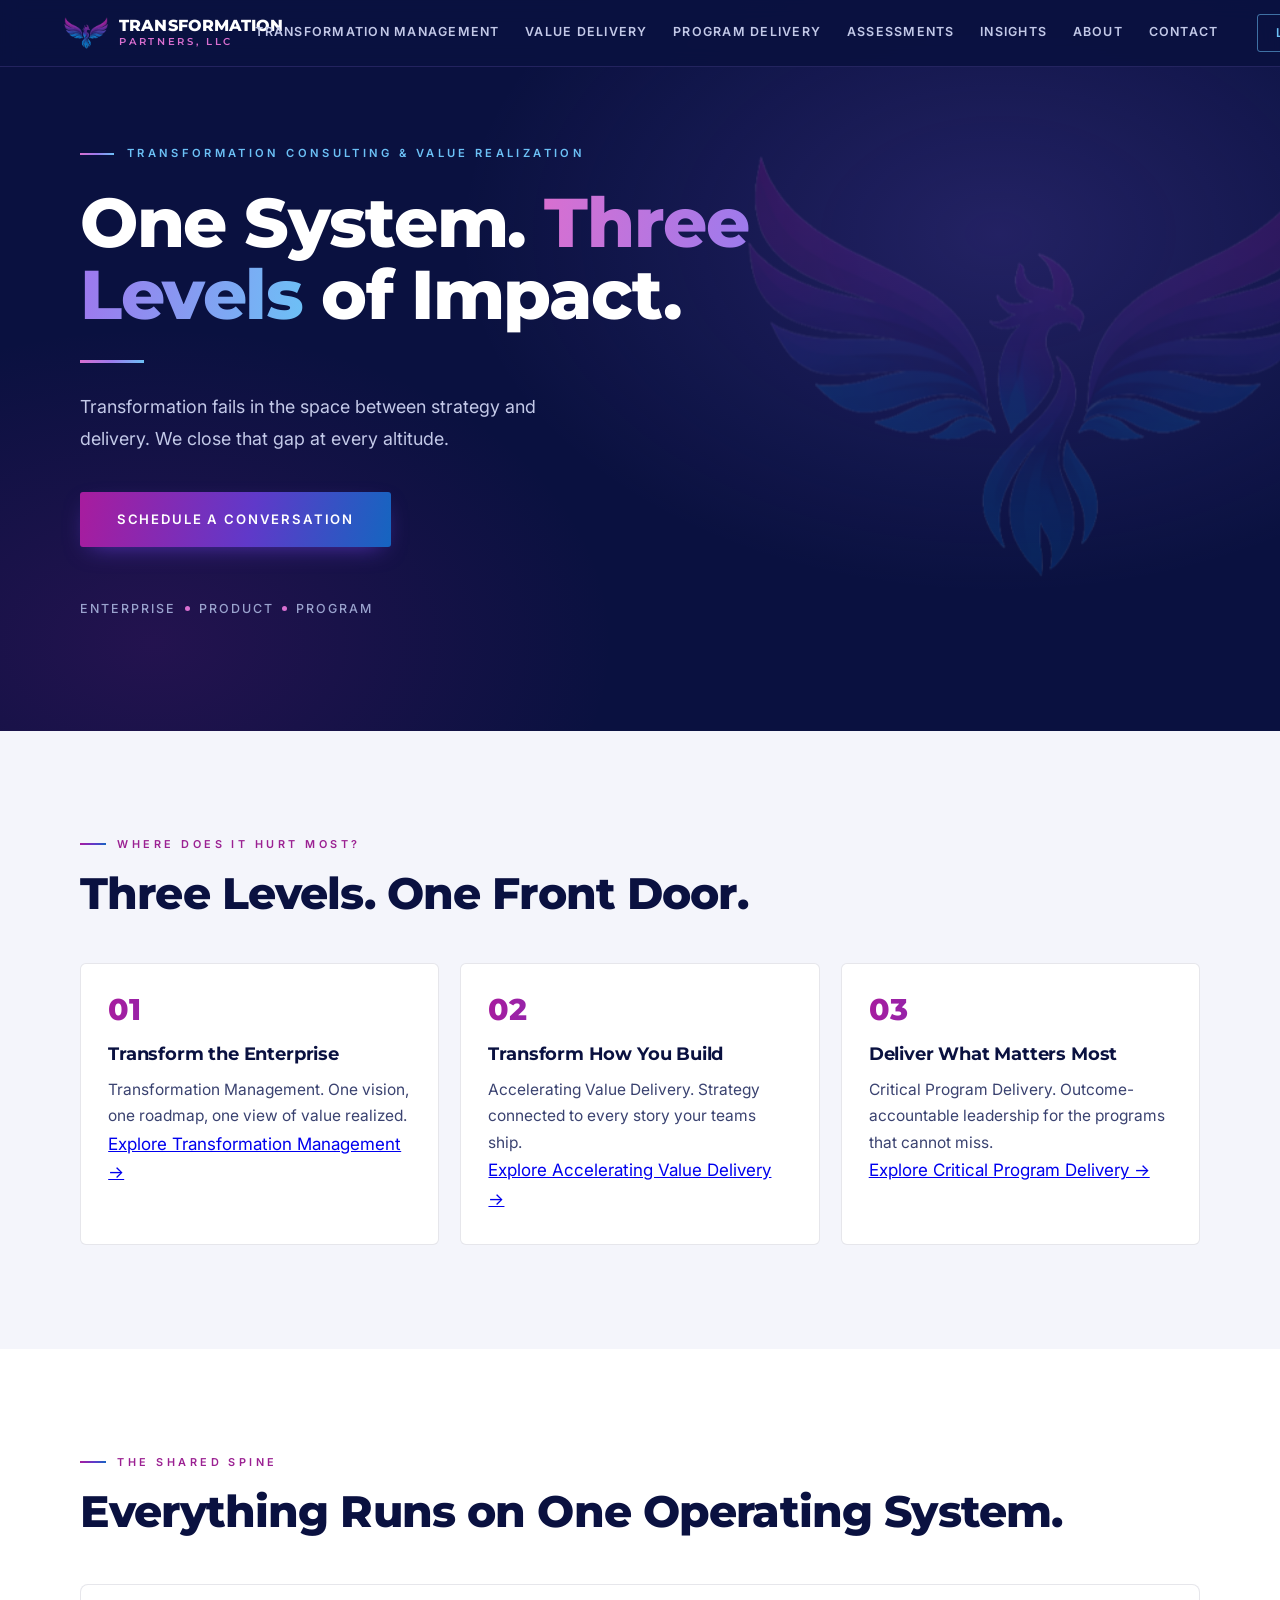
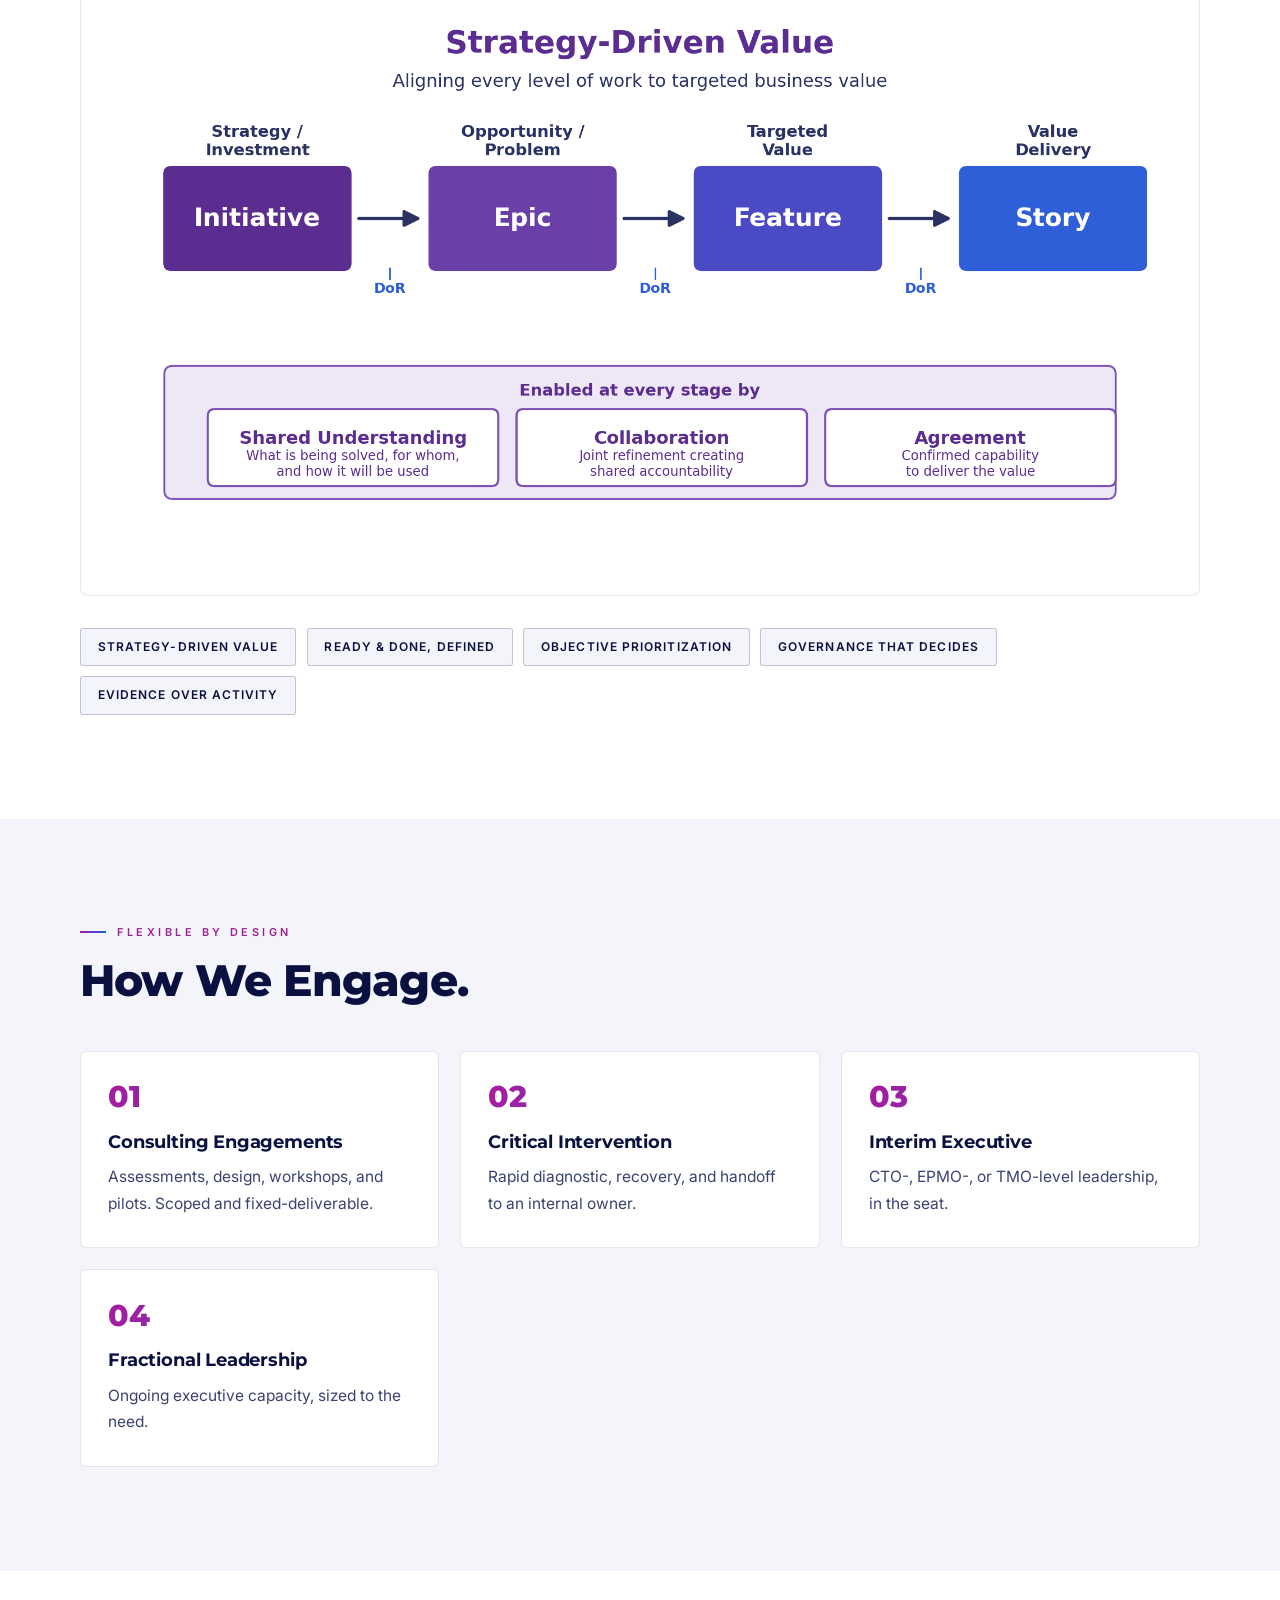
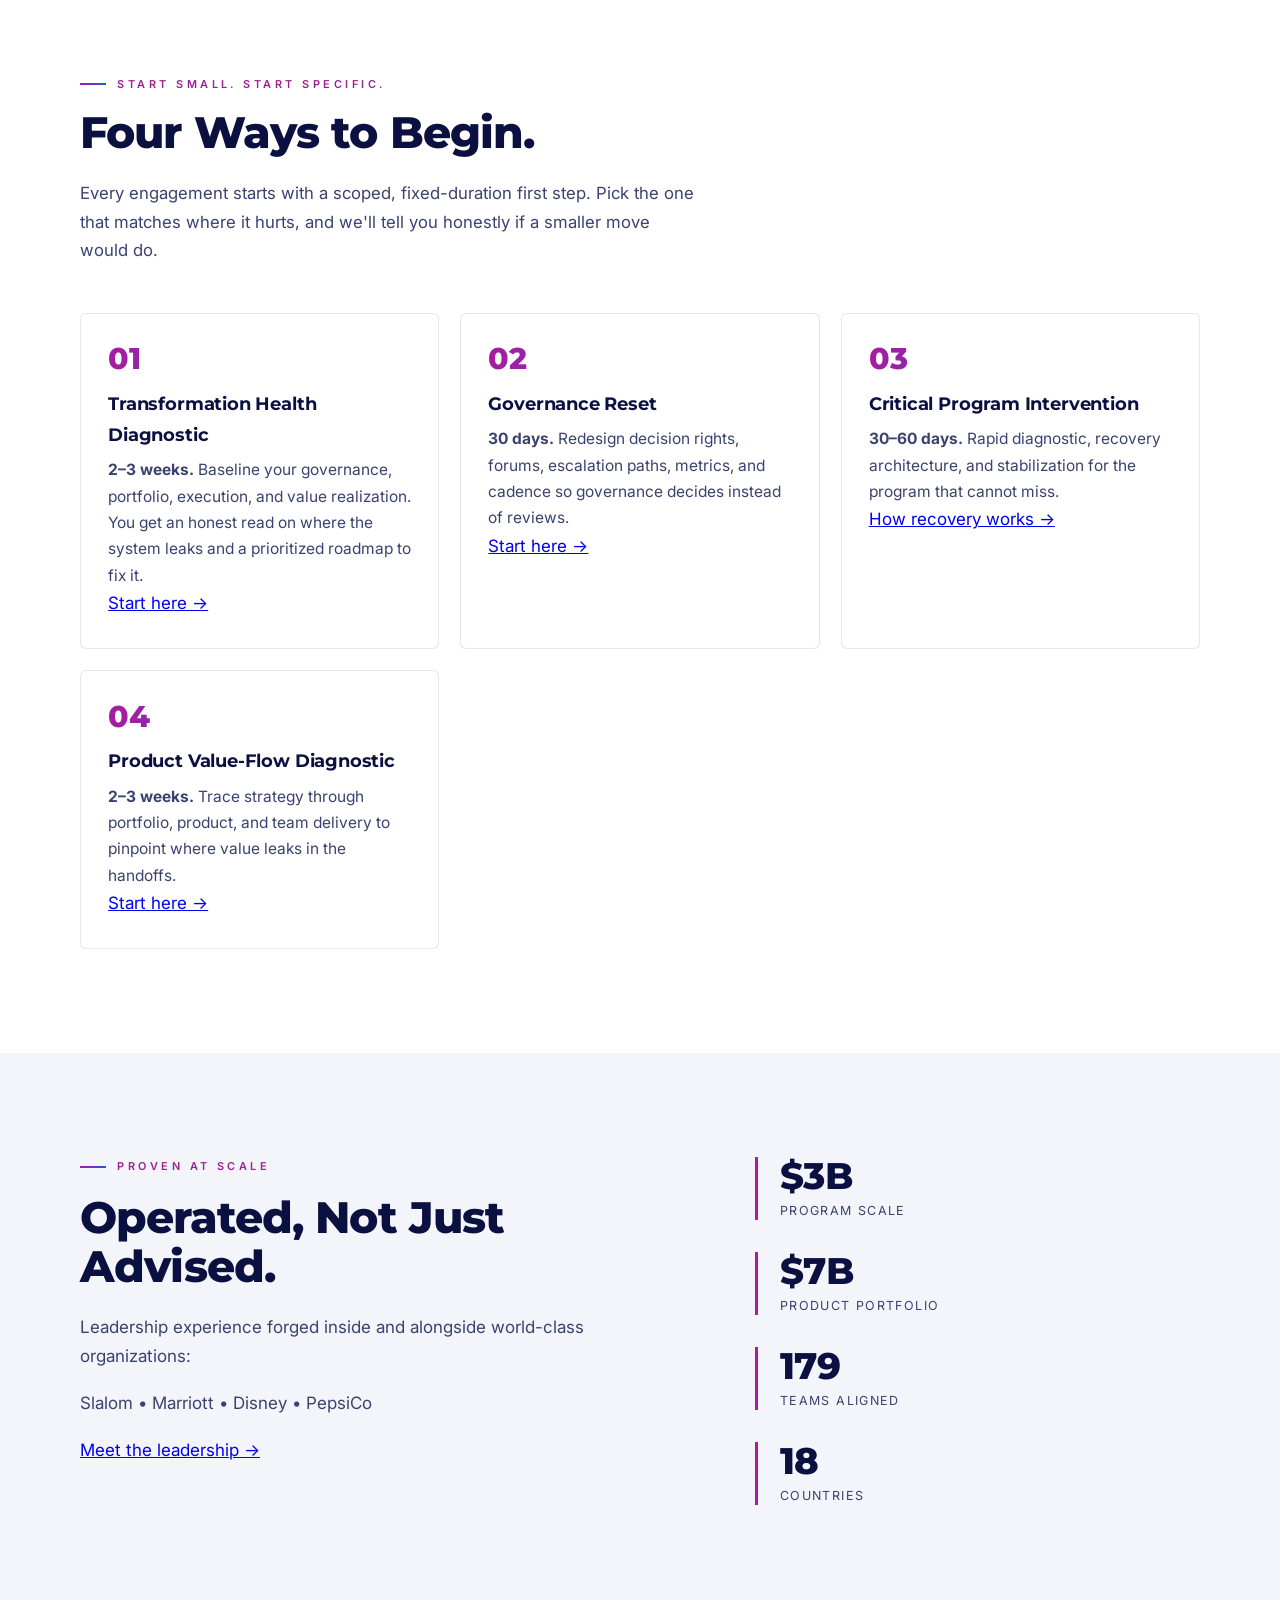
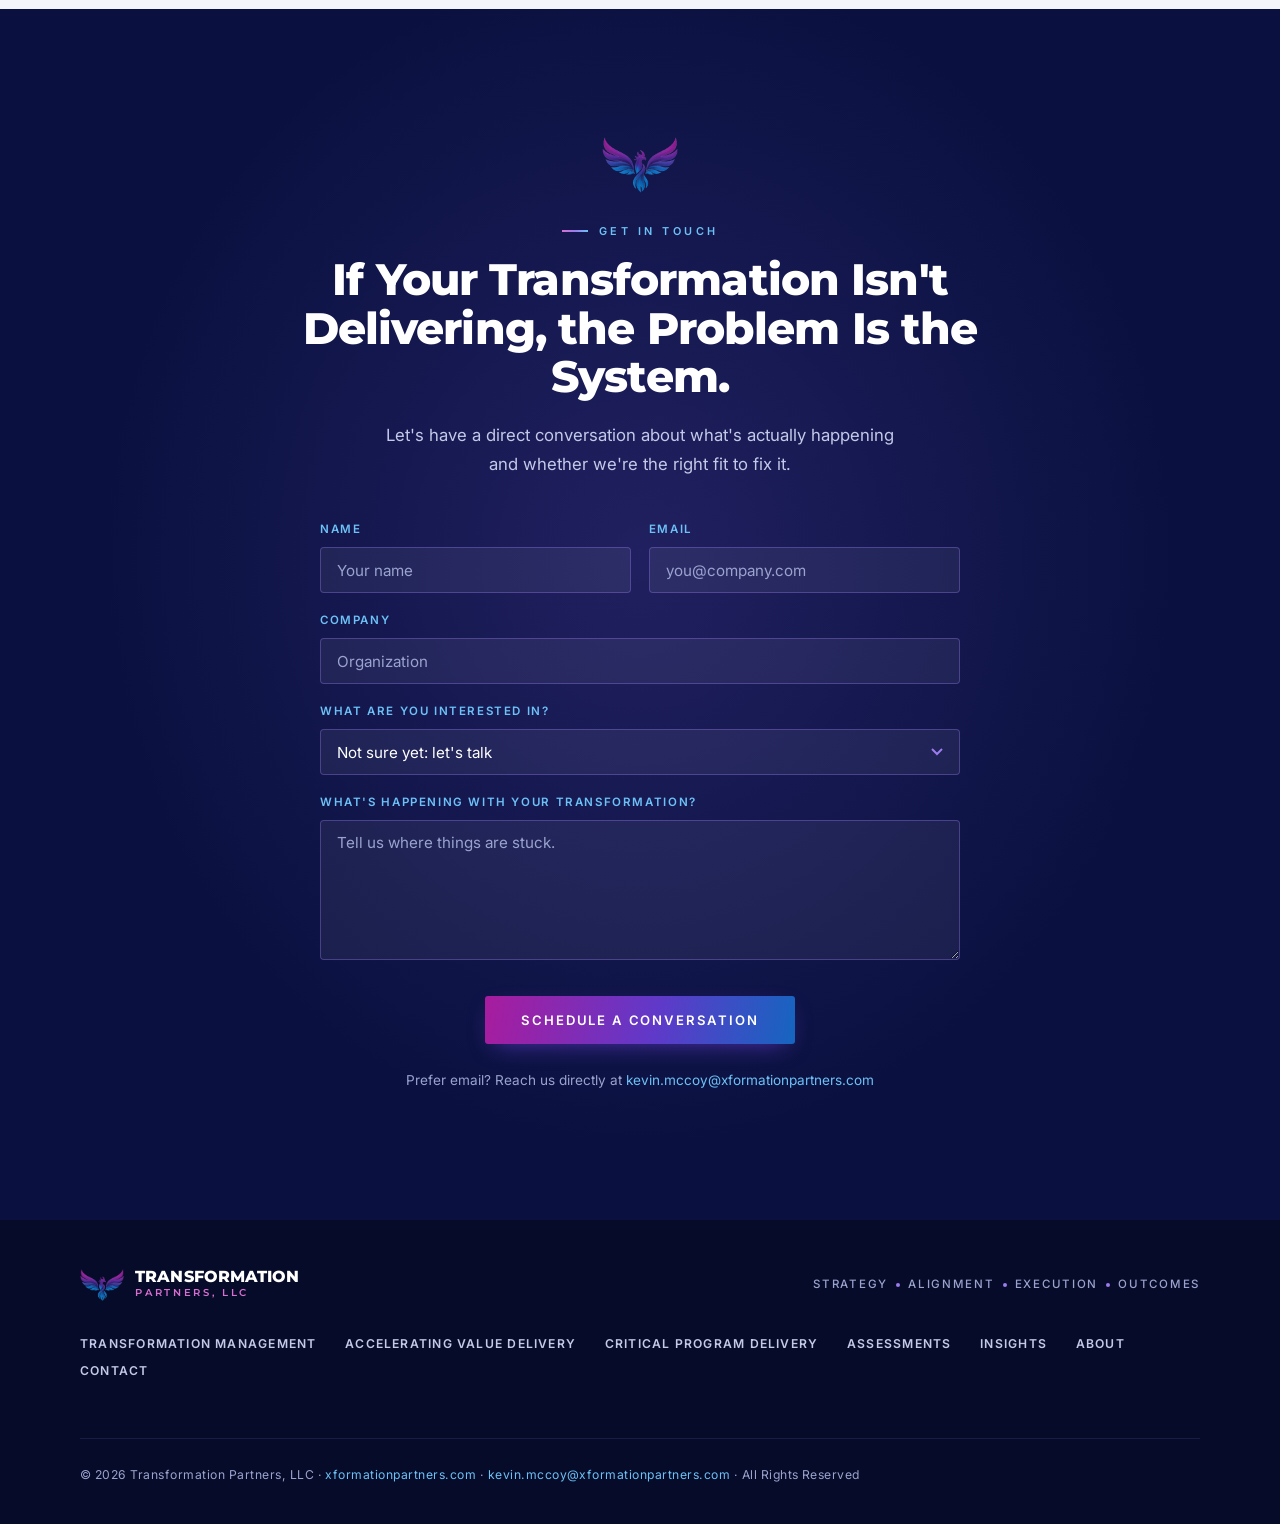
<file: index.html>
<!DOCTYPE html>
<html lang="en">
<head>
  <meta charset="utf-8">
  <meta name="viewport" content="width=device-width, initial-scale=1.0">
  <title>Transformation Partners, LLC — One System. Three Levels of Impact.</title>
  <meta name="description" content="Transformation consulting and value realization. We orchestrate enterprise transformation, rebuild how organizations create products, and lead the programs that matter most.">
  <meta name="theme-color" content="#0A1140">
  <link rel="canonical" href="https://xformationpartners.com/">
  <meta property="og:site_name" content="Transformation Partners, LLC">
  <meta property="og:type" content="website">
  <meta property="og:url" content="https://xformationpartners.com/">
  <meta property="og:title" content="Strategy Is Easy. Execution Is the Job.">
  <meta property="og:description" content="Most consultants tell you what needs to change. We stay in the room until it actually does. Enterprise transformation since 2004.">
  <meta property="og:image" content="https://xformationpartners.com/assets/og-image.jpg">
  <meta property="og:image:alt" content="Transformation Partners, LLC — Strategy, Alignment, Execution, Outcomes">
  <meta property="og:image:width" content="1200">
  <meta property="og:image:height" content="630">
  <meta name="twitter:card" content="summary_large_image">
  <meta name="twitter:title" content="Strategy Is Easy. Execution Is the Job.">
  <meta name="twitter:description" content="Most consultants tell you what needs to change. We stay in the room until it actually does.">
  <meta name="twitter:image" content="https://xformationpartners.com/assets/og-image.jpg">
  <link rel="icon" type="image/png" sizes="32x32" href="assets/favicon-32.png">
  <link rel="apple-touch-icon" href="assets/apple-touch-icon.png">
  <link rel="icon" type="image/png" sizes="512x512" href="assets/icon-512.png">
  <link rel="preconnect" href="https://fonts.googleapis.com">
  <link rel="preconnect" href="https://fonts.gstatic.com" crossorigin>
  <link href="https://fonts.googleapis.com/css2?family=Inter:wght@400;500;600&family=Montserrat:wght@700;800&display=swap" rel="stylesheet">
  <link rel="stylesheet" href="assets/styles.css">
</head>
<body>
<a class="skip-link" href="#main">Skip to content</a>
<nav>
    <a href="index.html" class="brand" aria-label="Transformation Partners, LLC — home">
      <img src="assets/phoenix.png" alt="" class="brand-mark" width="460" height="336">
      <span>
        <span class="brand-name">TRANSFORMATION</span>
        <span class="brand-sub">PARTNERS, LLC</span>
      </span>
    </a>
    <button class="nav-toggle" aria-label="Menu" aria-expanded="false" aria-controls="site-menu">
      <span></span><span></span><span></span>
    </button>
    <div class="nav-links" id="site-menu">
      <a href="tmo.html">Transformation Management</a>
      <a href="accelerating-value-delivery.html">Value Delivery</a>
      <a href="critical-program-delivery.html">Program Delivery</a>
      <a href="assessments.html">Assessments</a>
      <a href="insights.html">Insights</a>
      <a href="about.html">About</a>
      <a href="#contact">Contact</a>
    </div>
    <a href="#contact" class="nav-cta">Let's Talk</a>
  </nav>
<main id="main">
  <section id="hero">
    <div class="hero-glow" aria-hidden="true"></div>
    <img src="assets/phoenix.png" alt="" class="hero-phoenix" aria-hidden="true">
    <div class="hero-inner">
      <div class="hero-copy">
        <p class="eyebrow">Transformation Consulting &amp; Value Realization</p>
        <h1>One System. <span class="accent">Three Levels</span> of Impact.</h1>
        <div class="hero-rule"></div>
        <p class="hero-sub">Transformation fails in the space between strategy and delivery. We close that gap at every altitude.</p>
        <a href="#contact" class="btn">Schedule a Conversation</a>
        <p class="hero-tagline">
          <span>Enterprise</span><span class="dot" aria-hidden="true"></span>
          <span>Product</span><span class="dot" aria-hidden="true"></span>
          <span>Program</span>
        </p>
      </div>
    </div>
  </section>

  <section id="services">
    <div class="wrap">
      <p class="label">Where Does It Hurt Most?</p>
      <h2>Three Levels. One Front Door.</h2>
      <div class="method-grid reveal">
        <div class="method-card">
          <div class="method-num">01</div>
          <h3 class="method-title">Transform the Enterprise</h3>
          <p class="method-desc">Transformation Management. One vision, one roadmap, one view of value realized.</p>
          <p><a href="tmo.html">Explore Transformation Management &rarr;</a></p>
        </div>
        <div class="method-card">
          <div class="method-num">02</div>
          <h3 class="method-title">Transform How You Build</h3>
          <p class="method-desc">Accelerating Value Delivery. Strategy connected to every story your teams ship.</p>
          <p><a href="accelerating-value-delivery.html">Explore Accelerating Value Delivery &rarr;</a></p>
        </div>
        <div class="method-card">
          <div class="method-num">03</div>
          <h3 class="method-title">Deliver What Matters Most</h3>
          <p class="method-desc">Critical Program Delivery. Outcome-accountable leadership for the programs that cannot miss.</p>
          <p><a href="critical-program-delivery.html">Explore Critical Program Delivery &rarr;</a></p>
        </div>
      </div>
    </div>
  </section>

  <section id="system" style="background:var(--white)">
    <div class="wrap">
      <p class="label">The Shared Spine</p>
      <h2>Everything Runs on One Operating System.</h2>
      <div class="figure reveal">
        <img src="assets/avd-value-alignment.png" alt="Diagram showing value traced from strategy and investment through initiative, epic, feature, and story to delivered value" loading="lazy">
      </div>
      <div class="tags reveal" style="margin-top:2rem">
        <span class="tag">Strategy-Driven Value</span>
        <span class="tag">Ready &amp; Done, Defined</span>
        <span class="tag">Objective Prioritization</span>
        <span class="tag">Governance That Decides</span>
        <span class="tag">Evidence Over Activity</span>
      </div>
    </div>
  </section>

  <section id="engage">
    <div class="wrap">
      <p class="label">Flexible by Design</p>
      <h2>How We Engage.</h2>
      <div class="method-grid reveal">
        <div class="method-card">
          <div class="method-num">01</div>
          <h3 class="method-title">Consulting Engagements</h3>
          <p class="method-desc">Assessments, design, workshops, and pilots. Scoped and fixed-deliverable.</p>
        </div>
        <div class="method-card">
          <div class="method-num">02</div>
          <h3 class="method-title">Critical Intervention</h3>
          <p class="method-desc">Rapid diagnostic, recovery, and handoff to an internal owner.</p>
        </div>
        <div class="method-card">
          <div class="method-num">03</div>
          <h3 class="method-title">Interim Executive</h3>
          <p class="method-desc">CTO-, EPMO-, or TMO-level leadership, in the seat.</p>
        </div>
        <div class="method-card">
          <div class="method-num">04</div>
          <h3 class="method-title">Fractional Leadership</h3>
          <p class="method-desc">Ongoing executive capacity, sized to the need.</p>
        </div>
      </div>
    </div>
  </section>

  <section id="offers" style="background:var(--white)">
    <div class="wrap">
      <p class="label">Start Small. Start Specific.</p>
      <h2>Four Ways to Begin.</h2>
      <p class="intro">Every engagement starts with a scoped, fixed-duration first step. Pick the one that matches where it hurts, and we'll tell you honestly if a smaller move would do.</p>
      <div class="method-grid reveal">
        <div class="method-card">
          <div class="method-num">01</div>
          <h3 class="method-title">Transformation Health Diagnostic</h3>
          <p class="method-desc"><strong>2&ndash;3 weeks.</strong> Baseline your governance, portfolio, execution, and value realization. You get an honest read on where the system leaks and a prioritized roadmap to fix it.</p>
          <p><a href="#contact">Start here &rarr;</a></p>
        </div>
        <div class="method-card">
          <div class="method-num">02</div>
          <h3 class="method-title">Governance Reset</h3>
          <p class="method-desc"><strong>30 days.</strong> Redesign decision rights, forums, escalation paths, metrics, and cadence so governance decides instead of reviews.</p>
          <p><a href="#contact">Start here &rarr;</a></p>
        </div>
        <div class="method-card">
          <div class="method-num">03</div>
          <h3 class="method-title">Critical Program Intervention</h3>
          <p class="method-desc"><strong>30&ndash;60 days.</strong> Rapid diagnostic, recovery architecture, and stabilization for the program that cannot miss.</p>
          <p><a href="critical-program-delivery.html">How recovery works &rarr;</a></p>
        </div>
        <div class="method-card">
          <div class="method-num">04</div>
          <h3 class="method-title">Product Value-Flow Diagnostic</h3>
          <p class="method-desc"><strong>2&ndash;3 weeks.</strong> Trace strategy through portfolio, product, and team delivery to pinpoint where value leaks in the handoffs.</p>
          <p><a href="#contact">Start here &rarr;</a></p>
        </div>
      </div>
    </div>
  </section>

  <section id="proof">
    <div class="wrap about-grid reveal">
      <div class="about-text">
        <p class="label">Proven at Scale</p>
        <h2>Operated, Not Just Advised.</h2>
        <p>Leadership experience forged inside and alongside world-class organizations:</p>
        <p>Slalom &bull; Marriott &bull; Disney &bull; PepsiCo</p>
        <p><a href="about.html">Meet the leadership &rarr;</a></p>
      </div>
      <div class="stat-col">
        <div class="stat-item"><div class="stat-num">$3B</div><div class="stat-label">Program Scale</div></div>
        <div class="stat-item"><div class="stat-num">$7B</div><div class="stat-label">Product Portfolio</div></div>
        <div class="stat-item"><div class="stat-num">179</div><div class="stat-label">Teams Aligned</div></div>
        <div class="stat-item"><div class="stat-num">18</div><div class="stat-label">Countries</div></div>
      </div>
    </div>
  </section>

  <section id="contact">
    <div class="contact-glow" aria-hidden="true"></div>
    <div class="wrap">
      <img src="assets/phoenix.png" alt="" class="contact-phoenix" aria-hidden="true">
      <p class="label">Get in Touch</p>
      <h2>If Your Transformation Isn't Delivering, the Problem Is the System.</h2>
      <p class="intro">Let's have a direct conversation about what's actually happening and whether we're the right fit to fix it.</p>
      <form class="contact-form" action="https://formsubmit.co/kevin.mccoy@xformationpartners.com" method="POST">
        <input type="hidden" name="_subject" value="Website inquiry — xformationpartners.com">
        <input type="hidden" name="_next" value="https://xformationpartners.com/#contact">
        <input type="text" name="_honey" style="display:none" tabindex="-1" autocomplete="off">
        <div>
          <label for="cf-name">Name</label>
          <input id="cf-name" type="text" name="name" placeholder="Your name" required>
        </div>
        <div>
          <label for="cf-email">Email</label>
          <input id="cf-email" type="email" name="email" placeholder="you@company.com" required>
        </div>
        <div class="full">
          <label for="cf-company">Company</label>
          <input id="cf-company" type="text" name="company" placeholder="Organization">
        </div>
        <div class="full">
          <label for="cf-interest">What are you interested in?</label>
          <select id="cf-interest" name="interest">
            <option value="Not sure yet / general conversation" selected>Not sure yet: let's talk</option>
            <option value="Transformation Health Diagnostic (2-3 weeks)">Transformation Health Diagnostic (2&ndash;3 weeks)</option>
            <option value="Governance Reset (30 days)">Governance Reset (30 days)</option>
            <option value="Critical Program Intervention (30-60 days)">Critical Program Intervention (30&ndash;60 days)</option>
            <option value="Product Value-Flow Diagnostic (2-3 weeks)">Product Value-Flow Diagnostic (2&ndash;3 weeks)</option>
            <option value="Interim / fractional executive leadership">Interim or fractional executive leadership</option>
          </select>
        </div>
        <div class="full">
          <label for="cf-message">What's happening with your transformation?</label>
          <textarea id="cf-message" name="message" placeholder="Tell us where things are stuck." required></textarea>
        </div>
        <div class="form-actions">
          <button type="submit" class="btn">Schedule a Conversation</button>
        </div>
      </form>
      <p class="contact-alt">Prefer email? Reach us directly at <a href="mailto:kevin.mccoy@xformationpartners.com">kevin.mccoy@xformationpartners.com</a></p>
    </div>
  </section>
</main>
<footer>
    <div class="footer-inner">
      <a href="index.html" class="brand" aria-label="Transformation Partners, LLC — home">
        <img src="assets/phoenix.png" alt="" class="brand-mark" width="460" height="336">
        <span>
          <span class="brand-name">TRANSFORMATION</span>
          <span class="brand-sub">PARTNERS, LLC</span>
        </span>
      </a>
      <p class="footer-tagline">
        <span>Strategy</span><span class="dot" aria-hidden="true"></span>
        <span>Alignment</span><span class="dot" aria-hidden="true"></span>
        <span>Execution</span><span class="dot" aria-hidden="true"></span>
        <span>Outcomes</span>
      </p>
      <div class="footer-nav">
        <a href="tmo.html">Transformation Management</a>
        <a href="accelerating-value-delivery.html">Accelerating Value Delivery</a>
        <a href="critical-program-delivery.html">Critical Program Delivery</a>
        <a href="assessments.html">Assessments</a>
        <a href="insights.html">Insights</a>
        <a href="about.html">About</a>
        <a href="#contact">Contact</a>
      </div>
      <p class="footer-legal">© 2026 Transformation Partners, LLC · <a href="https://xformationpartners.com">xformationpartners.com</a> · <a href="mailto:kevin.mccoy@xformationpartners.com">kevin.mccoy@xformationpartners.com</a> · All Rights Reserved</p>
    </div>
  </footer>
<script>
    document.documentElement.classList.add('js');
    const obs = new IntersectionObserver((entries) => {
      entries.forEach(e => { if (e.isIntersecting) { e.target.classList.add('visible'); obs.unobserve(e.target); } });
    }, { threshold: 0.12 });
    document.querySelectorAll('.reveal').forEach(el => obs.observe(el));
    const navToggle = document.querySelector('.nav-toggle'), siteMenu = document.getElementById('site-menu');
    if (navToggle && siteMenu) {
      navToggle.addEventListener('click', () => {
        const open = siteMenu.classList.toggle('open');
        navToggle.setAttribute('aria-expanded', open);
      });
      siteMenu.querySelectorAll('a').forEach(a => a.addEventListener('click', () => {
        siteMenu.classList.remove('open');
        navToggle.setAttribute('aria-expanded', 'false');
      }));
    }
  </script>

</body>
</html>
</file>
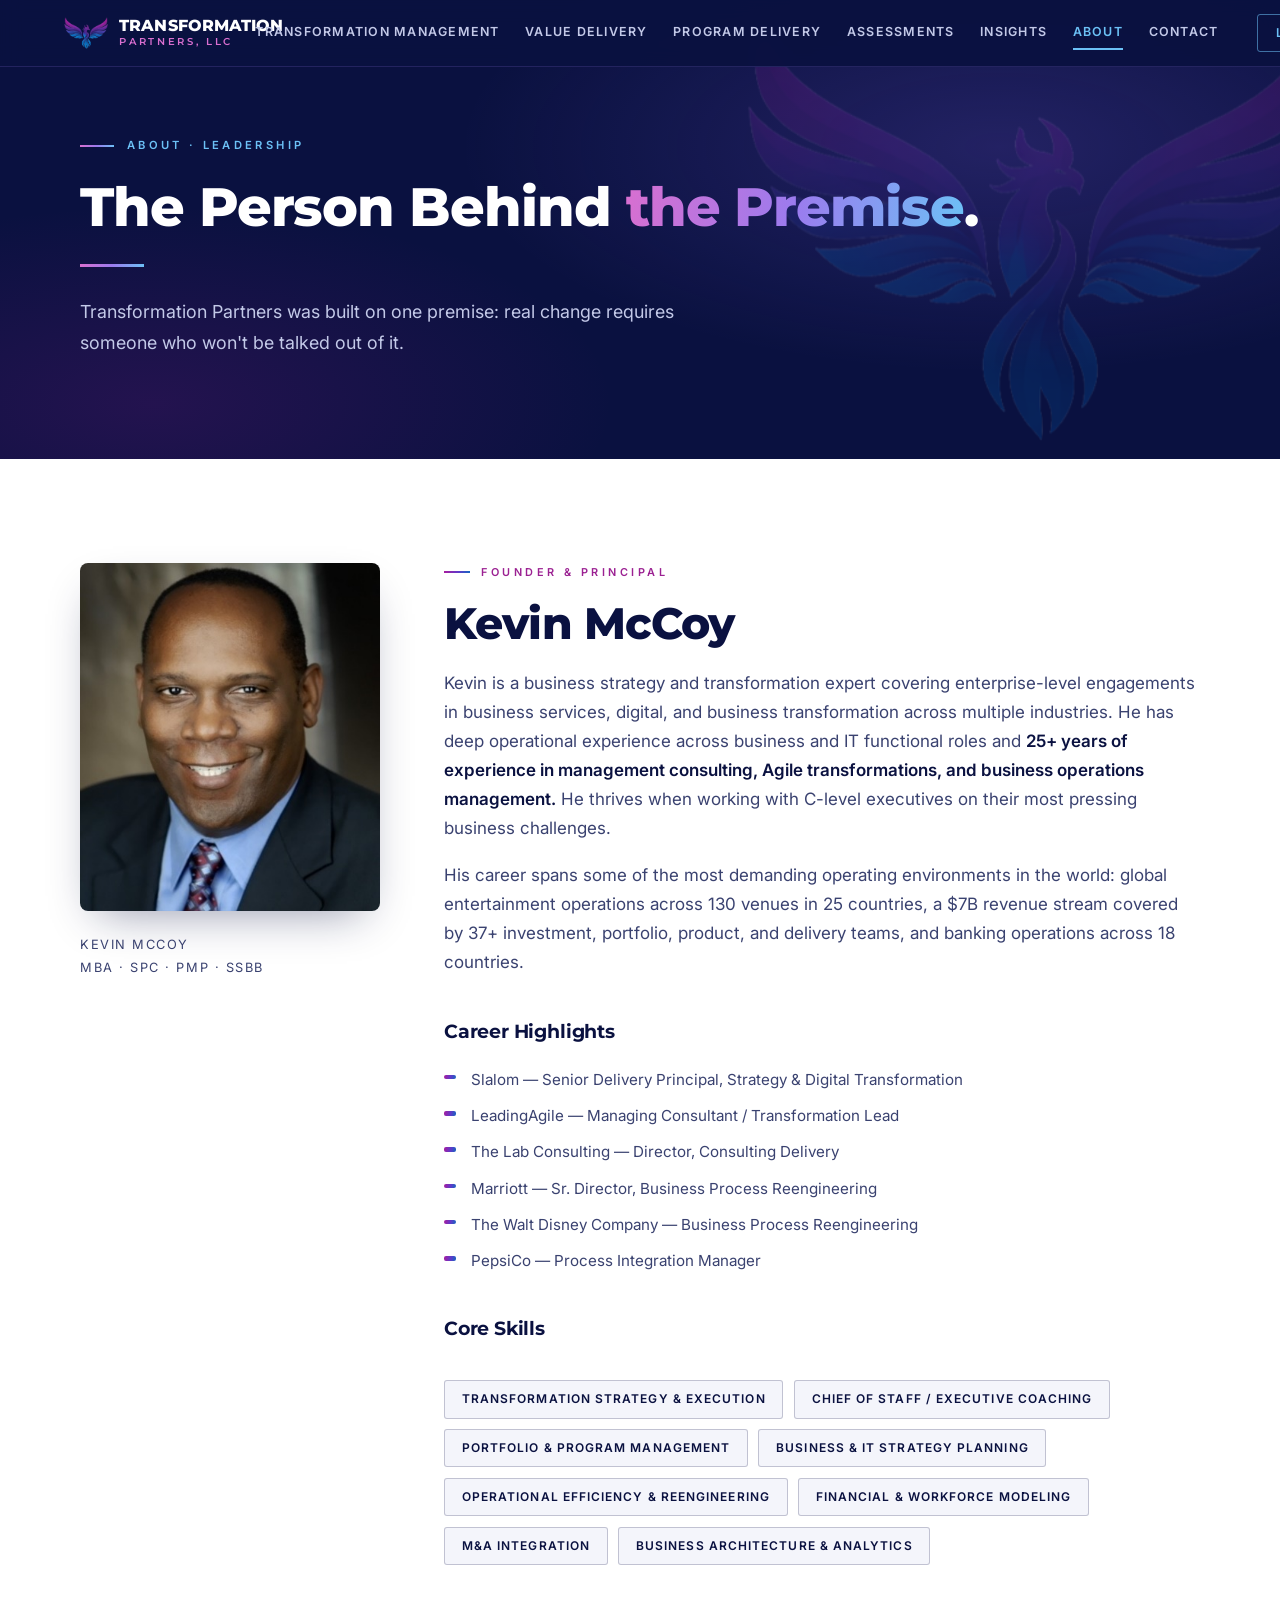
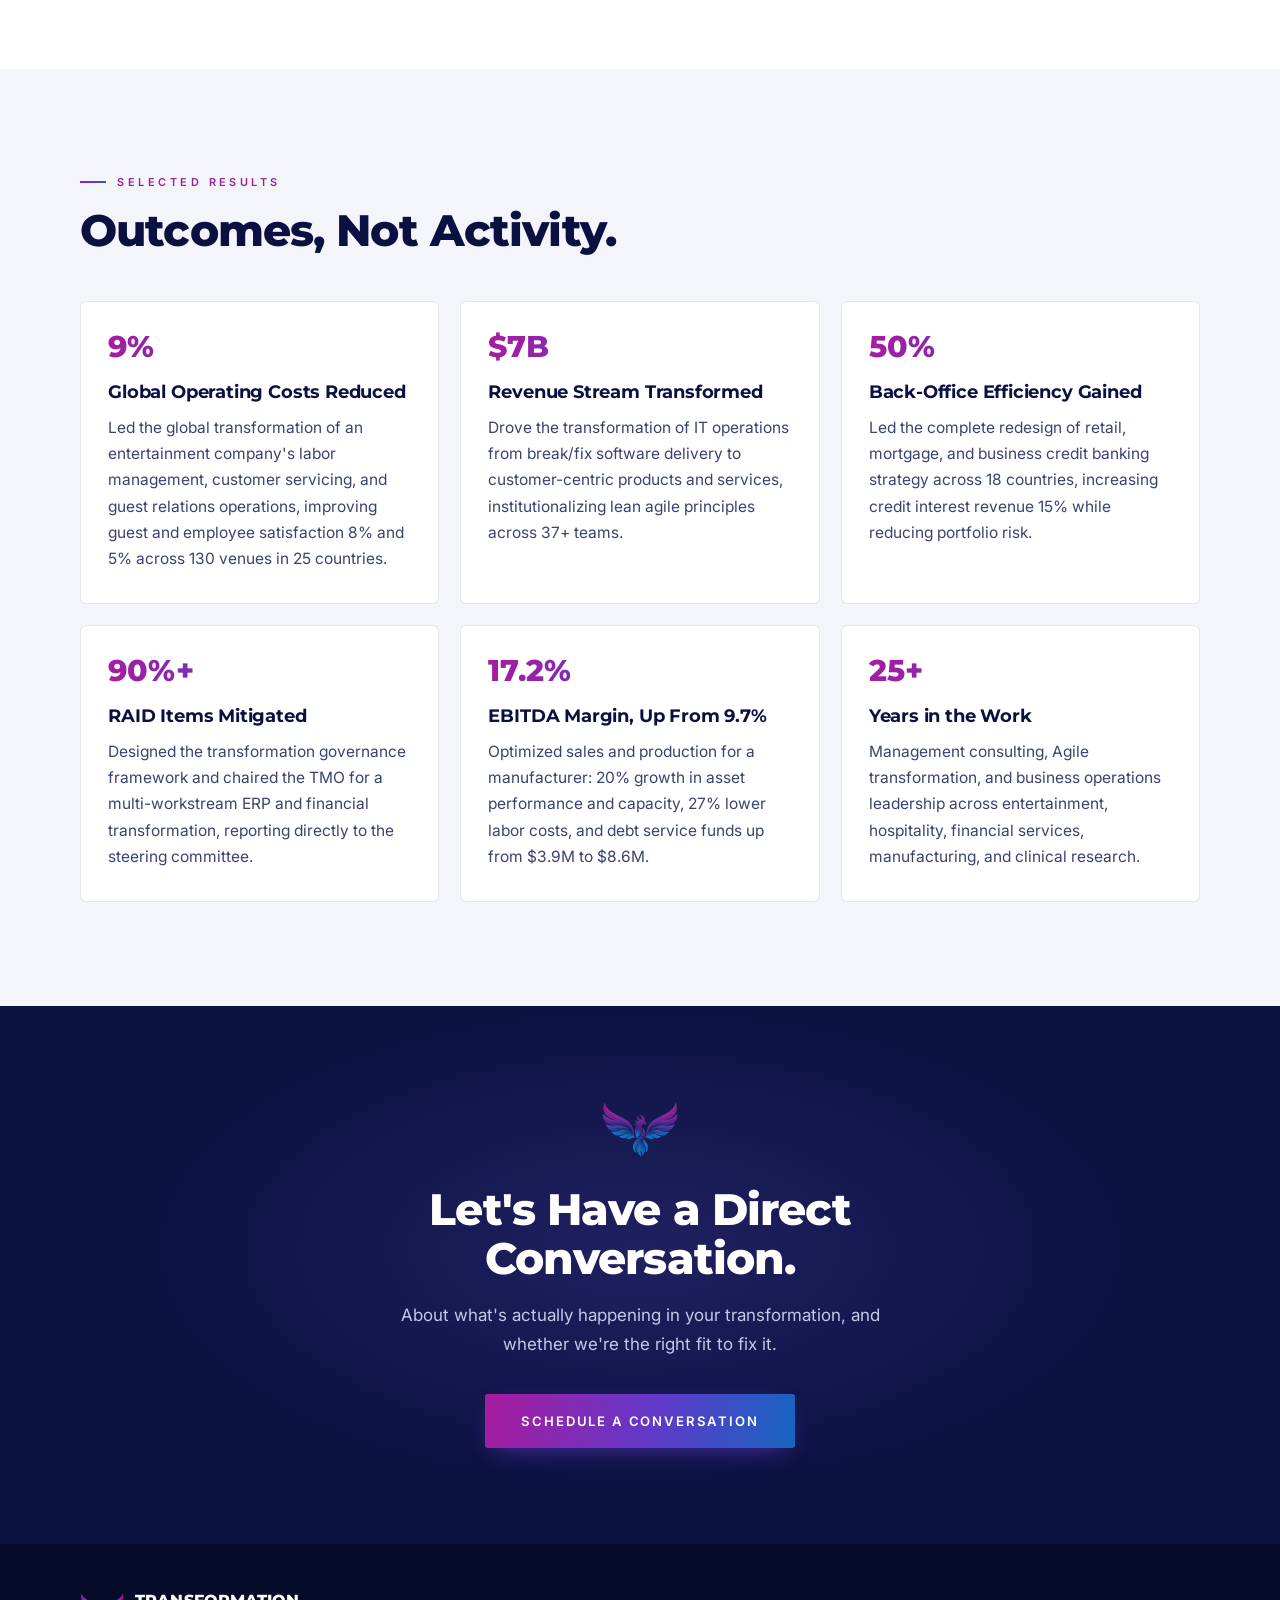
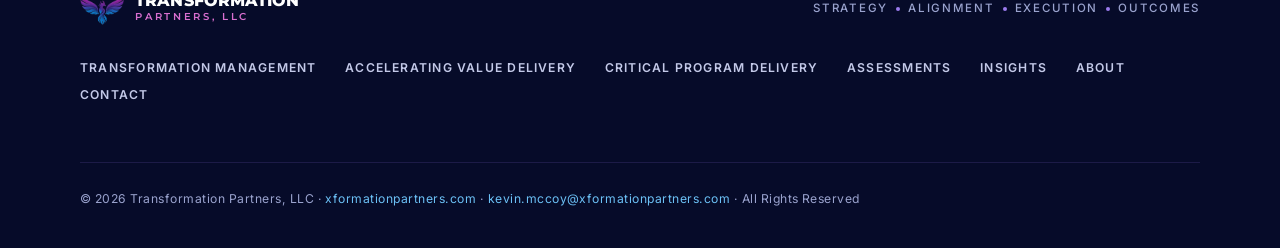
<file: about.html>
<!DOCTYPE html>
<html lang="en">
<head>
  <meta charset="utf-8">
  <meta name="viewport" content="width=device-width, initial-scale=1.0">
  <title>About — Transformation Partners, LLC</title>
  <meta name="description" content="Meet Kevin McCoy, founder of Transformation Partners, LLC. 25+ years of management consulting, Agile transformation, and business operations leadership across Disney, Marriott, PepsiCo, Slalom, and LeadingAgile.">
  <meta name="theme-color" content="#0A1140">
  <link rel="canonical" href="https://xformationpartners.com/about.html">
  <meta property="og:site_name" content="Transformation Partners, LLC">
  <meta property="og:type" content="website">
  <meta property="og:title" content="About Transformation Partners, LLC">
  <meta property="og:description" content="Real change requires someone who won't be talked out of it. Meet the person behind Transformation Partners.">
  <link rel="icon" type="image/png" sizes="32x32" href="assets/favicon-32.png">
  <link rel="apple-touch-icon" href="assets/apple-touch-icon.png">
  <link rel="icon" type="image/png" sizes="512x512" href="assets/icon-512.png">
  <link rel="preconnect" href="https://fonts.googleapis.com">
  <link rel="preconnect" href="https://fonts.gstatic.com" crossorigin>
  <link href="https://fonts.googleapis.com/css2?family=Inter:wght@400;500;600&family=Montserrat:wght@700;800&display=swap" rel="stylesheet">
  <link rel="stylesheet" href="assets/styles.css">
</head>
<body>

  <a href="#main" class="skip-link">Skip to content</a>

  <nav>
    <a href="index.html" class="brand" aria-label="Transformation Partners, LLC — home">
      <img src="assets/phoenix.png" alt="" class="brand-mark" width="460" height="336">
      <span>
        <span class="brand-name">TRANSFORMATION</span>
        <span class="brand-sub">PARTNERS, LLC</span>
      </span>
    </a>
    <button class="nav-toggle" aria-label="Menu" aria-expanded="false" aria-controls="site-menu">
      <span></span><span></span><span></span>
    </button>
    <div class="nav-links" id="site-menu">
      <a href="tmo.html">Transformation Management</a>
      <a href="accelerating-value-delivery.html">Value Delivery</a>
      <a href="critical-program-delivery.html">Program Delivery</a>
      <a href="assessments.html">Assessments</a>
      <a href="insights.html">Insights</a>
      <a href="about.html" aria-current="page">About</a>
      <a href="index.html#contact">Contact</a>
    </div>
    <a href="index.html#contact" class="nav-cta">Let's Talk</a>
  </nav>

  <main id="main">

  <header class="page-hero">
    <div class="hero-glow" aria-hidden="true"></div>
    <img src="assets/phoenix.png" alt="" class="hero-phoenix" aria-hidden="true">
    <div class="hero-inner">
      <p class="eyebrow">About · Leadership</p>
      <h1>The Person Behind <span class="accent">the Premise</span>.</h1>
      <div class="hero-rule"></div>
      <p class="hero-sub">Transformation Partners was built on one premise: real change requires someone who won't be talked out of it.</p>
    </div>
  </header>

  <section class="svc-section">
    <div class="wrap">
      <div class="bio-grid">
        <div class="bio-photo reveal">
          <img src="assets/kevin-mccoy.jpg" alt="Kevin McCoy, founder of Transformation Partners, LLC" width="394" height="457">
          <p class="bio-creds">Kevin McCoy<br>MBA · SPC · PMP · SSBB</p>
        </div>
        <div class="bio-text">
          <p class="label">Founder &amp; Principal</p>
          <h2>Kevin McCoy</h2>
          <p>Kevin is a business strategy and transformation expert covering enterprise-level engagements in business services, digital, and business transformation across multiple industries. He has deep operational experience across business and IT functional roles and <strong>25+ years of experience in management consulting, Agile transformations, and business operations management.</strong> He thrives when working with C-level executives on their most pressing business challenges.</p>
          <p>His career spans some of the most demanding operating environments in the world: global entertainment operations across 130 venues in 25 countries, a $7B revenue stream covered by 37+ investment, portfolio, product, and delivery teams, and banking operations across 18 countries.</p>
          <h3 class="svc-h">Career Highlights</h3>
          <ul class="highlight-list">
            <li>Slalom — Senior Delivery Principal, Strategy &amp; Digital Transformation</li>
            <li>LeadingAgile — Managing Consultant / Transformation Lead</li>
            <li>The Lab Consulting — Director, Consulting Delivery</li>
            <li>Marriott — Sr. Director, Business Process Reengineering</li>
            <li>The Walt Disney Company — Business Process Reengineering</li>
            <li>PepsiCo — Process Integration Manager</li>
          </ul>
          <h3 class="svc-h">Core Skills</h3>
          <div class="tags">
            <span class="tag">Transformation Strategy &amp; Execution</span>
            <span class="tag">Chief of Staff / Executive Coaching</span>
            <span class="tag">Portfolio &amp; Program Management</span>
            <span class="tag">Business &amp; IT Strategy Planning</span>
            <span class="tag">Operational Efficiency &amp; Reengineering</span>
            <span class="tag">Financial &amp; Workforce Modeling</span>
            <span class="tag">M&amp;A Integration</span>
            <span class="tag">Business Architecture &amp; Analytics</span>
          </div>
        </div>
      </div>
    </div>
  </section>

  <section class="svc-section alt">
    <div class="wrap">
      <p class="label">Selected Results</p>
      <h2>Outcomes, Not Activity.</h2>
      <div class="result-grid reveal">
        <div class="method-card">
          <div class="method-num">9%</div>
          <h3 class="method-title">Global Operating Costs Reduced</h3>
          <p class="method-desc">Led the global transformation of an entertainment company's labor management, customer servicing, and guest relations operations, improving guest and employee satisfaction 8% and 5% across 130 venues in 25 countries.</p>
        </div>
        <div class="method-card">
          <div class="method-num">$7B</div>
          <h3 class="method-title">Revenue Stream Transformed</h3>
          <p class="method-desc">Drove the transformation of IT operations from break/fix software delivery to customer-centric products and services, institutionalizing lean agile principles across 37+ teams.</p>
        </div>
        <div class="method-card">
          <div class="method-num">50%</div>
          <h3 class="method-title">Back-Office Efficiency Gained</h3>
          <p class="method-desc">Led the complete redesign of retail, mortgage, and business credit banking strategy across 18 countries, increasing credit interest revenue 15% while reducing portfolio risk.</p>
        </div>
        <div class="method-card">
          <div class="method-num">90%+</div>
          <h3 class="method-title">RAID Items Mitigated</h3>
          <p class="method-desc">Designed the transformation governance framework and chaired the TMO for a multi-workstream ERP and financial transformation, reporting directly to the steering committee.</p>
        </div>
        <div class="method-card">
          <div class="method-num">17.2%</div>
          <h3 class="method-title">EBITDA Margin, Up From 9.7%</h3>
          <p class="method-desc">Optimized sales and production for a manufacturer: 20% growth in asset performance and capacity, 27% lower labor costs, and debt service funds up from $3.9M to $8.6M.</p>
        </div>
        <div class="method-card">
          <div class="method-num">25+</div>
          <h3 class="method-title">Years in the Work</h3>
          <p class="method-desc">Management consulting, Agile transformation, and business operations leadership across entertainment, hospitality, financial services, manufacturing, and clinical research.</p>
        </div>
      </div>
    </div>
  </section>

  <section class="cta-band">
    <div class="contact-glow" aria-hidden="true"></div>
    <div class="wrap" style="position:relative;z-index:1">
      <img src="assets/phoenix.png" alt="" class="contact-phoenix" aria-hidden="true">
      <h2>Let's Have a Direct Conversation.</h2>
      <p>About what's actually happening in your transformation, and whether we're the right fit to fix it.</p>
      <a href="index.html#contact" class="btn">Schedule a Conversation</a>
    </div>
  </section>

  </main>

  <footer>
    <div class="footer-inner">
      <a href="index.html" class="brand" aria-label="Transformation Partners, LLC — home">
        <img src="assets/phoenix.png" alt="" class="brand-mark" width="460" height="336">
        <span>
          <span class="brand-name">TRANSFORMATION</span>
          <span class="brand-sub">PARTNERS, LLC</span>
        </span>
      </a>
      <p class="footer-tagline">
        <span>Strategy</span><span class="dot" aria-hidden="true"></span>
        <span>Alignment</span><span class="dot" aria-hidden="true"></span>
        <span>Execution</span><span class="dot" aria-hidden="true"></span>
        <span>Outcomes</span>
      </p>
      <div class="footer-nav">
        <a href="tmo.html">Transformation Management</a>
        <a href="accelerating-value-delivery.html">Accelerating Value Delivery</a>
        <a href="critical-program-delivery.html">Critical Program Delivery</a>
        <a href="assessments.html">Assessments</a>
        <a href="insights.html">Insights</a>
        <a href="about.html">About</a>
        <a href="index.html#contact">Contact</a>
      </div>
      <p class="footer-legal">© 2026 Transformation Partners, LLC · <a href="https://xformationpartners.com">xformationpartners.com</a> · <a href="mailto:kevin.mccoy@xformationpartners.com">kevin.mccoy@xformationpartners.com</a> · All Rights Reserved</p>
    </div>
  </footer>

  <script>
    document.documentElement.classList.add('js');
    const obs = new IntersectionObserver((entries) => {
      entries.forEach(e => { if (e.isIntersecting) { e.target.classList.add('visible'); obs.unobserve(e.target); } });
    }, { threshold: 0.12 });
    document.querySelectorAll('.reveal').forEach(el => obs.observe(el));
    const navToggle = document.querySelector('.nav-toggle'), siteMenu = document.getElementById('site-menu');
    if (navToggle && siteMenu) {
      navToggle.addEventListener('click', () => {
        const open = siteMenu.classList.toggle('open');
        navToggle.setAttribute('aria-expanded', open);
      });
      siteMenu.querySelectorAll('a').forEach(a => a.addEventListener('click', () => {
        siteMenu.classList.remove('open');
        navToggle.setAttribute('aria-expanded', 'false');
      }));
    }
  </script>

</body>
</html>
</file>
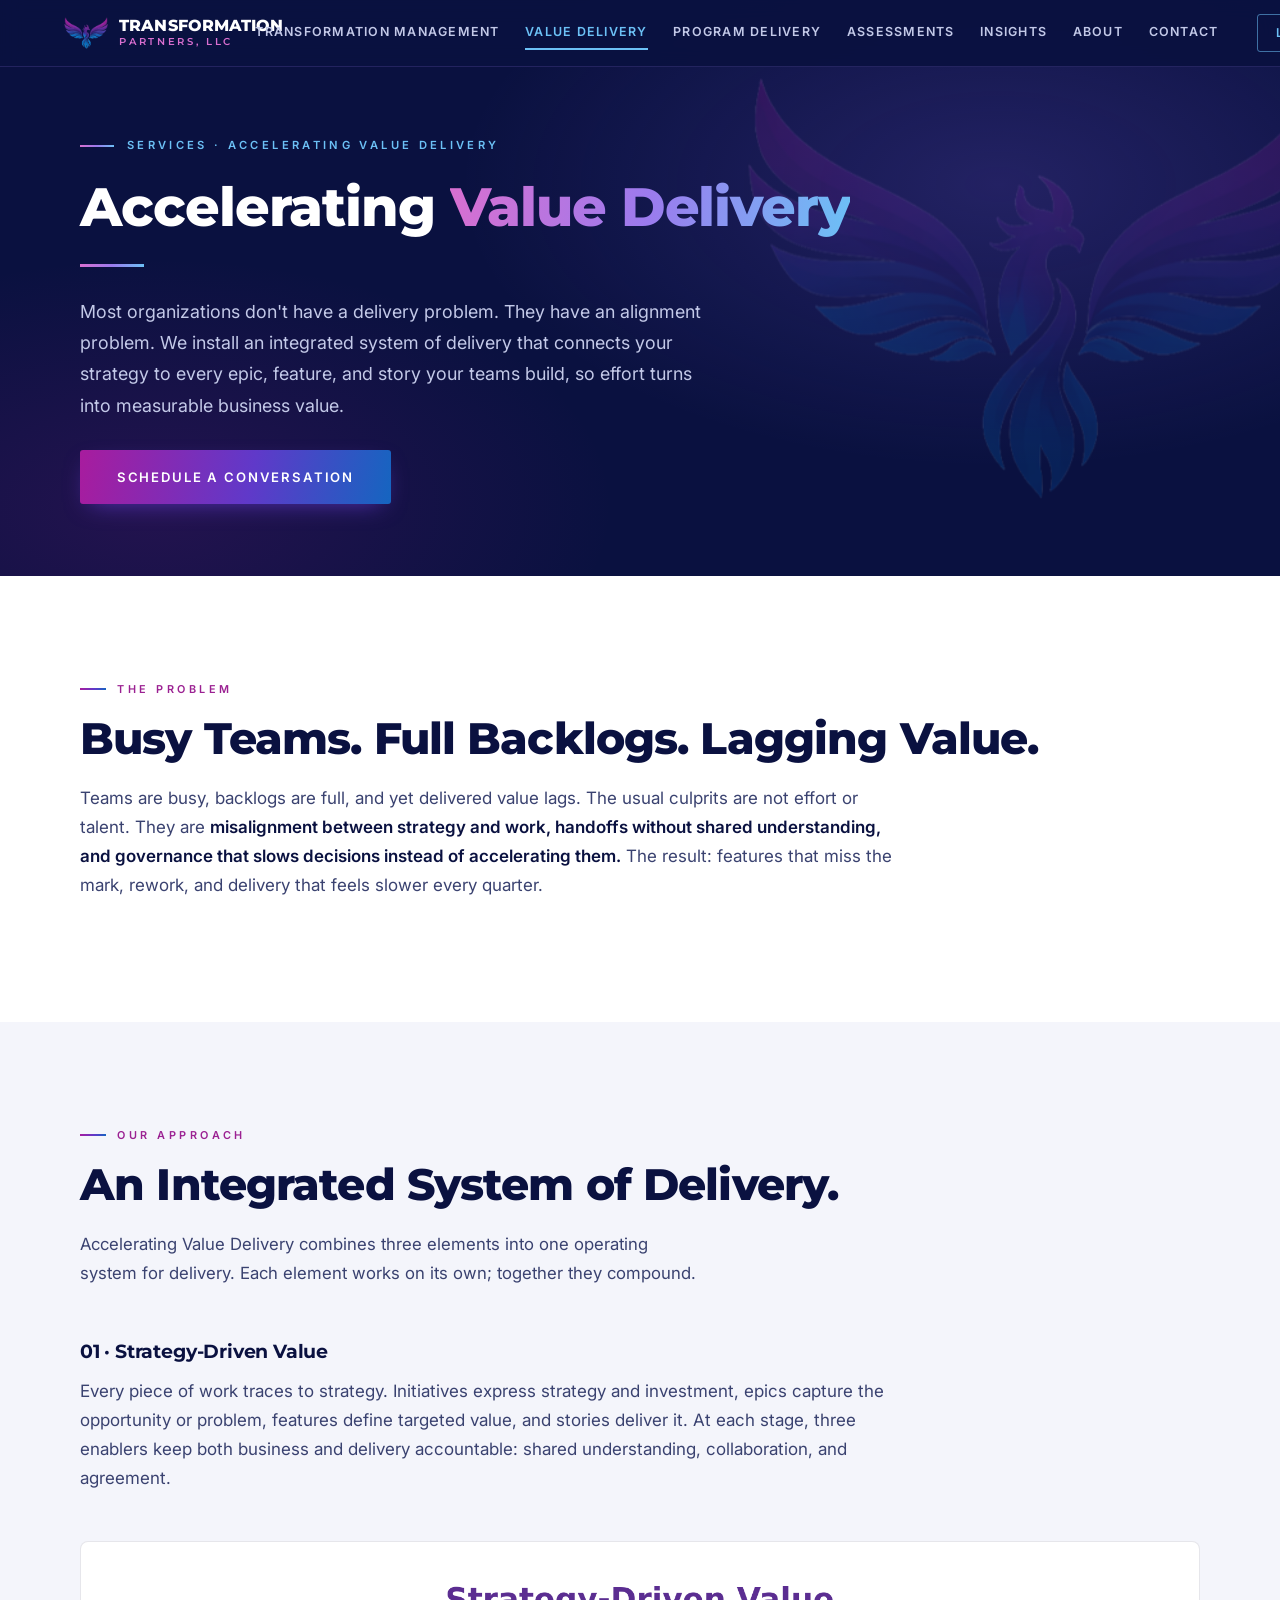
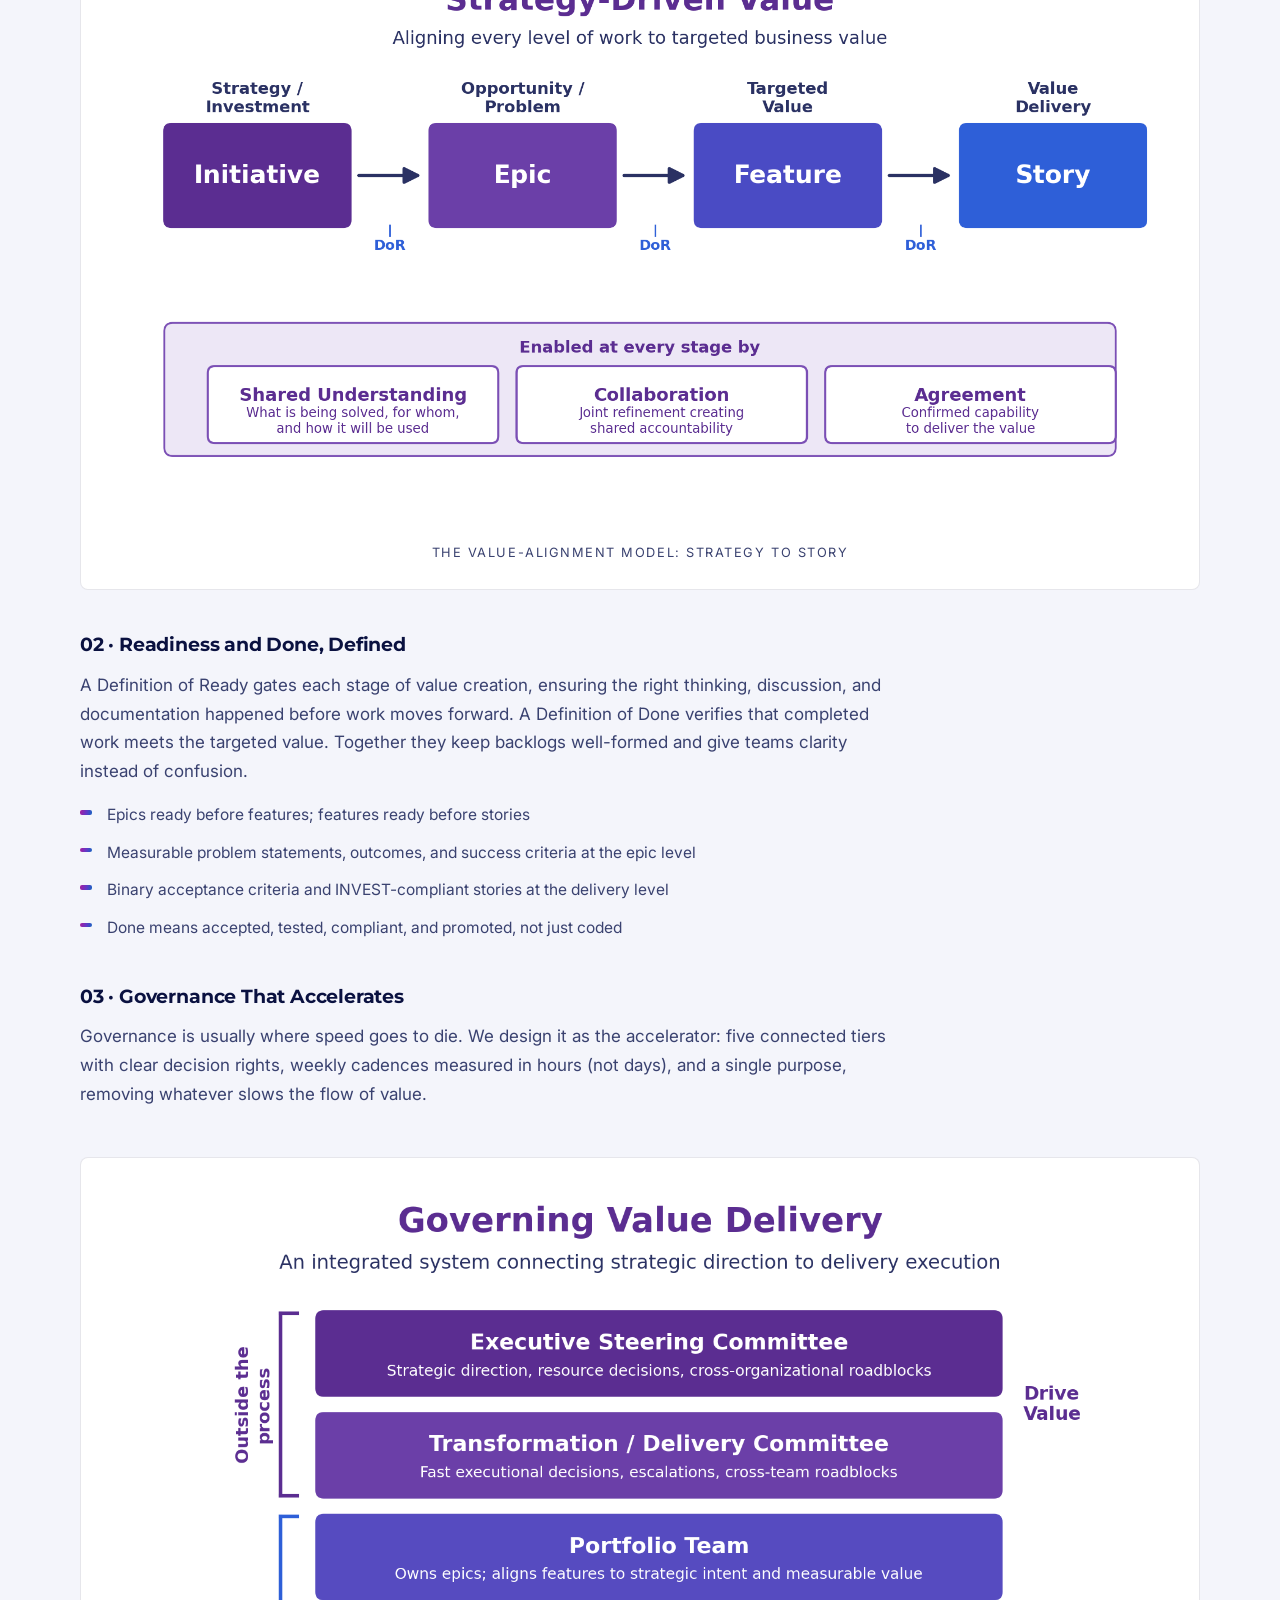
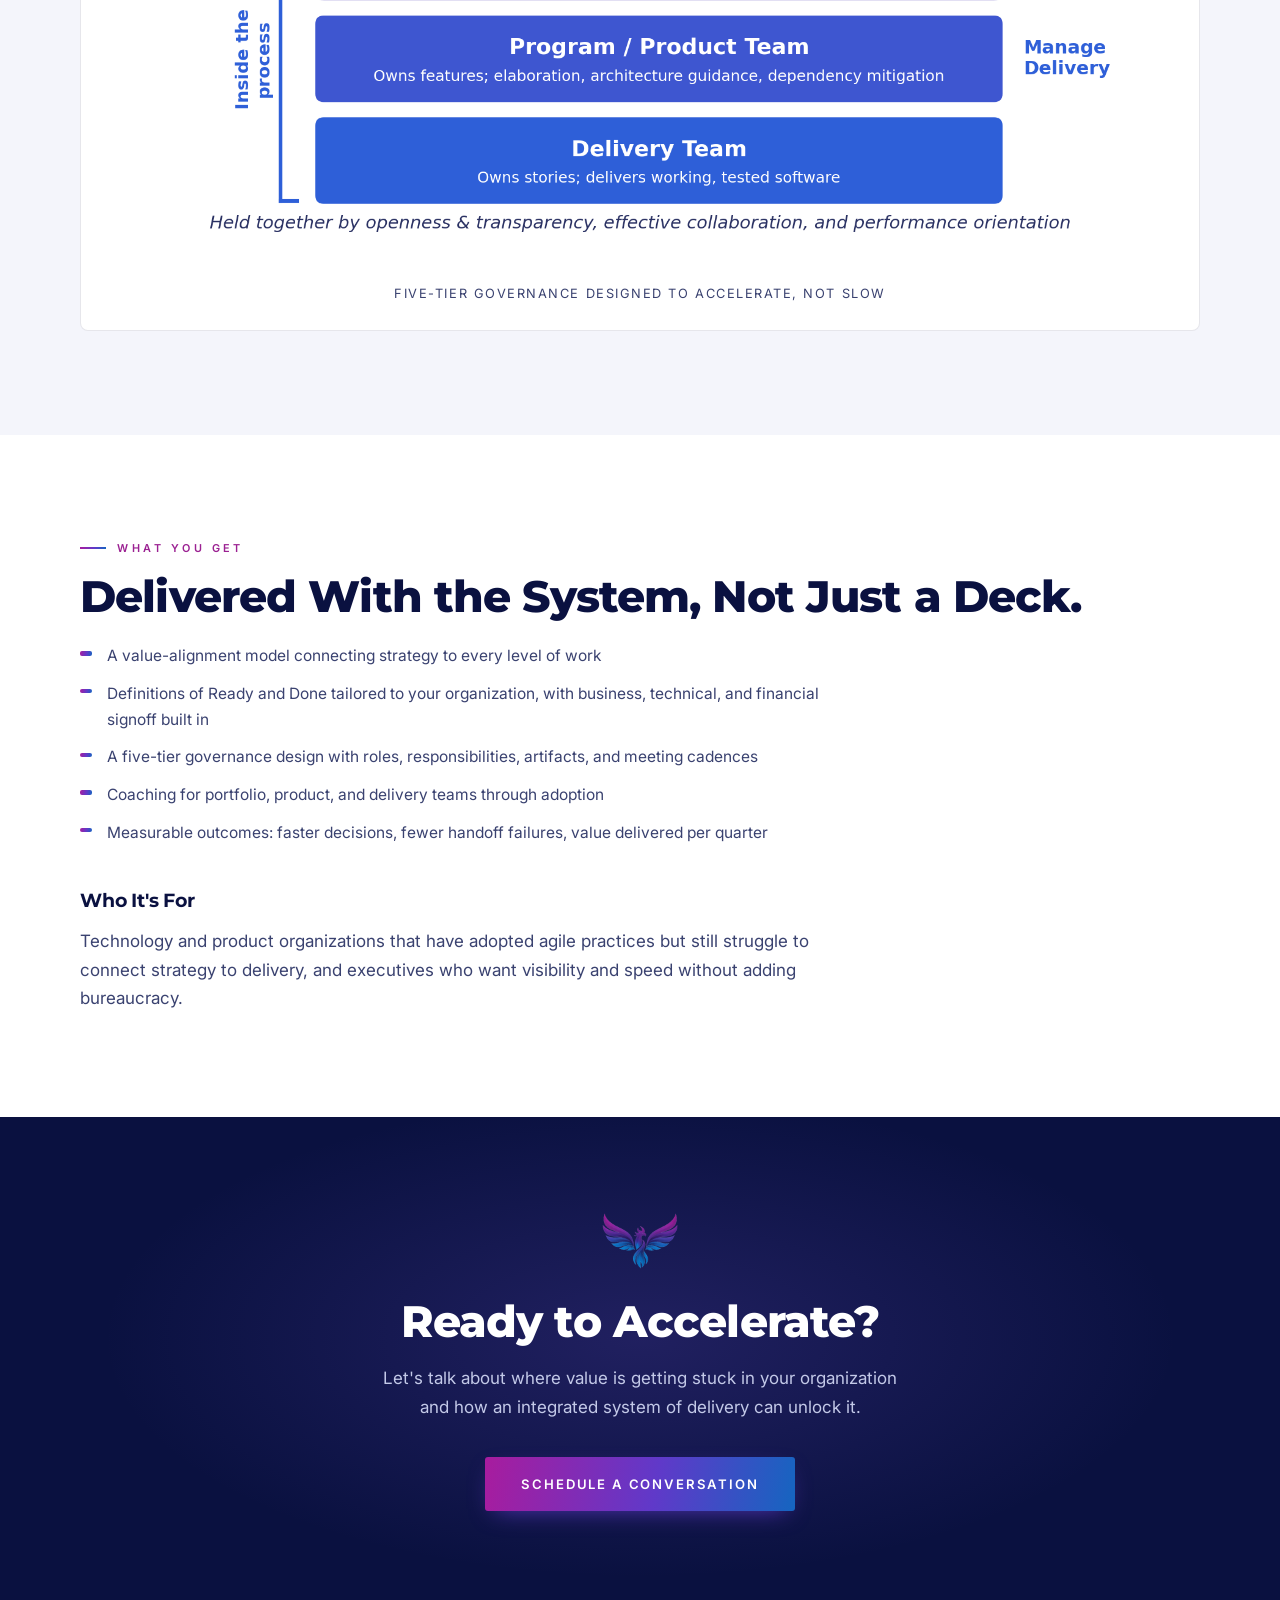
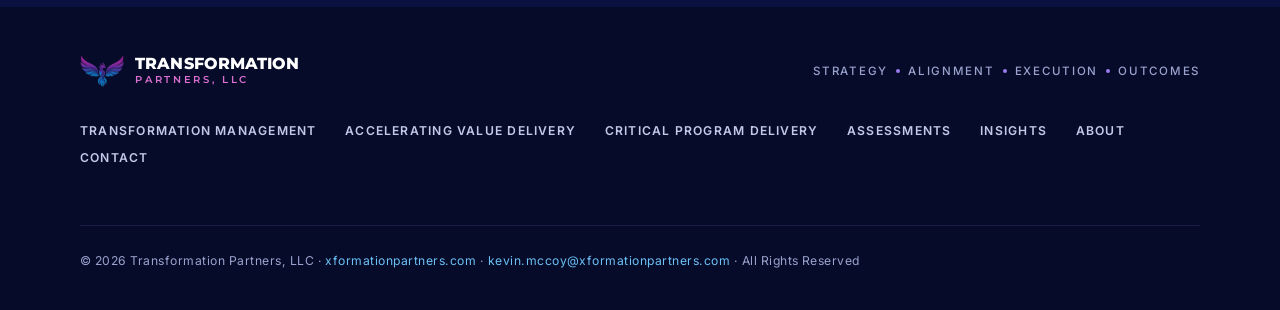
<file: accelerating-value-delivery.html>
<!DOCTYPE html>
<html lang="en">
<head>
  <meta charset="utf-8">
  <meta name="viewport" content="width=device-width, initial-scale=1.0">
  <title>Accelerating Value Delivery — Transformation Partners, LLC</title>
  <meta name="description" content="Turn strategy into delivered value, faster. An integrated system of delivery connecting strategy to every epic, feature, and story your teams build.">
  <meta name="theme-color" content="#0A1140">
  <link rel="canonical" href="https://xformationpartners.com/accelerating-value-delivery.html">
  <meta property="og:site_name" content="Transformation Partners, LLC">
  <meta property="og:type" content="website">
  <meta property="og:title" content="Accelerating Value Delivery">
  <meta property="og:description" content="Most organizations don't have a delivery problem. They have an alignment problem.">
  <link rel="icon" type="image/png" sizes="32x32" href="assets/favicon-32.png">
  <link rel="apple-touch-icon" href="assets/apple-touch-icon.png">
  <link rel="icon" type="image/png" sizes="512x512" href="assets/icon-512.png">
  <link rel="preconnect" href="https://fonts.googleapis.com">
  <link rel="preconnect" href="https://fonts.gstatic.com" crossorigin>
  <link href="https://fonts.googleapis.com/css2?family=Inter:wght@400;500;600&family=Montserrat:wght@700;800&display=swap" rel="stylesheet">
  <link rel="stylesheet" href="assets/styles.css">
</head>
<body>

  <a href="#main" class="skip-link">Skip to content</a>

  <svg width="0" height="0" style="position:absolute" aria-hidden="true" focusable="false">
    <defs>
      <path id="tp-wave" d="M0,110 C220,52 430,150 700,124 C960,99 1180,26 1440,58"></path>
      <linearGradient id="tp-wave-grad" x1="0" y1="0" x2="1" y2="0">
        <stop offset="0%" stop-color="#D96FD0"></stop>
        <stop offset="50%" stop-color="#9B7BEE"></stop>
        <stop offset="100%" stop-color="#6CC1F6"></stop>
      </linearGradient>
    </defs>
  </svg>

  <nav>
    <a href="index.html" class="brand" aria-label="Transformation Partners, LLC — home">
      <img src="assets/phoenix.png" alt="" class="brand-mark" width="460" height="336">
      <span>
        <span class="brand-name">TRANSFORMATION</span>
        <span class="brand-sub">PARTNERS, LLC</span>
      </span>
    </a>
    <button class="nav-toggle" aria-label="Menu" aria-expanded="false" aria-controls="site-menu">
      <span></span><span></span><span></span>
    </button>
    <div class="nav-links" id="site-menu">
      <a href="tmo.html">Transformation Management</a>
      <a href="accelerating-value-delivery.html" aria-current="page">Value Delivery</a>
      <a href="critical-program-delivery.html">Program Delivery</a>
      <a href="assessments.html">Assessments</a>
      <a href="insights.html">Insights</a>
      <a href="about.html">About</a>
      <a href="index.html#contact">Contact</a>
    </div>
    <a href="index.html#contact" class="nav-cta">Let's Talk</a>
  </nav>

  <main id="main">

  <header class="page-hero">
    <div class="hero-glow" aria-hidden="true"></div>
    <img src="assets/phoenix.png" alt="" class="hero-phoenix" aria-hidden="true">
    <div class="hero-inner">
      <p class="eyebrow">Services · Accelerating Value Delivery</p>
      <h1>Accelerating <span class="accent">Value Delivery</span></h1>
      <div class="hero-rule"></div>
      <p class="hero-sub">Most organizations don't have a delivery problem. They have an alignment problem. We install an integrated system of delivery that connects your strategy to every epic, feature, and story your teams build, so effort turns into measurable business value.</p>
      <a href="index.html#contact" class="btn">Schedule a Conversation</a>
    </div>
  </header>

  <section class="svc-section">
    <div class="wrap">
      <p class="label">The Problem</p>
      <h2>Busy Teams. Full Backlogs. Lagging Value.</h2>
      <div class="about-text" style="max-width:820px">
        <p>Teams are busy, backlogs are full, and yet delivered value lags. The usual culprits are not effort or talent. They are <strong>misalignment between strategy and work, handoffs without shared understanding, and governance that slows decisions instead of accelerating them.</strong> The result: features that miss the mark, rework, and delivery that feels slower every quarter.</p>
      </div>
    </div>
  </section>

  <section class="svc-section alt">
    <div class="wrap">
      <p class="label">Our Approach</p>
      <h2>An Integrated System of Delivery.</h2>
      <p class="intro">Accelerating Value Delivery combines three elements into one operating system for delivery. Each element works on its own; together they compound.</p>

      <h3 class="svc-h">01 · Strategy-Driven Value</h3>
      <p style="max-width:820px">Every piece of work traces to strategy. Initiatives express strategy and investment, epics capture the opportunity or problem, features define targeted value, and stories deliver it. At each stage, three enablers keep both business and delivery accountable: shared understanding, collaboration, and agreement.</p>
      <figure class="figure reveal">
        <img src="assets/avd-value-alignment.png" alt="Value alignment model: strategy flows through initiatives, epics, features, and stories, supported by shared understanding, collaboration, and agreement" loading="lazy">
        <figcaption>The value-alignment model: strategy to story</figcaption>
      </figure>

      <h3 class="svc-h">02 · Readiness and Done, Defined</h3>
      <p style="max-width:820px">A Definition of Ready gates each stage of value creation, ensuring the right thinking, discussion, and documentation happened before work moves forward. A Definition of Done verifies that completed work meets the targeted value. Together they keep backlogs well-formed and give teams clarity instead of confusion.</p>
      <ul class="check-list" style="max-width:720px">
        <li>Epics ready before features; features ready before stories</li>
        <li>Measurable problem statements, outcomes, and success criteria at the epic level</li>
        <li>Binary acceptance criteria and INVEST-compliant stories at the delivery level</li>
        <li>Done means accepted, tested, compliant, and promoted, not just coded</li>
      </ul>

      <h3 class="svc-h">03 · Governance That Accelerates</h3>
      <p style="max-width:820px">Governance is usually where speed goes to die. We design it as the accelerator: five connected tiers with clear decision rights, weekly cadences measured in hours (not days), and a single purpose, removing whatever slows the flow of value.</p>
      <figure class="figure reveal">
        <img src="assets/avd-governance.png" alt="Five-tier governance model with clear decision rights and weekly cadences" loading="lazy">
        <figcaption>Five-tier governance designed to accelerate, not slow</figcaption>
      </figure>
    </div>
  </section>

  <section class="svc-section">
    <div class="wrap">
      <p class="label">What You Get</p>
      <h2>Delivered With the System, Not Just a Deck.</h2>
      <ul class="check-list" style="max-width:760px">
        <li>A value-alignment model connecting strategy to every level of work</li>
        <li>Definitions of Ready and Done tailored to your organization, with business, technical, and financial signoff built in</li>
        <li>A five-tier governance design with roles, responsibilities, artifacts, and meeting cadences</li>
        <li>Coaching for portfolio, product, and delivery teams through adoption</li>
        <li>Measurable outcomes: faster decisions, fewer handoff failures, value delivered per quarter</li>
      </ul>
      <h3 class="svc-h">Who It's For</h3>
      <p style="max-width:760px">Technology and product organizations that have adopted agile practices but still struggle to connect strategy to delivery, and executives who want visibility and speed without adding bureaucracy.</p>
    </div>
  </section>

  <section class="cta-band">
    <div class="contact-glow" aria-hidden="true"></div>
    <div class="wrap" style="position:relative;z-index:1">
      <img src="assets/phoenix.png" alt="" class="contact-phoenix" aria-hidden="true">
      <h2>Ready to Accelerate?</h2>
      <p>Let's talk about where value is getting stuck in your organization and how an integrated system of delivery can unlock it.</p>
      <a href="index.html#contact" class="btn">Schedule a Conversation</a>
    </div>
  </section>

  </main>

  <footer>
    <div class="footer-inner">
      <a href="index.html" class="brand" aria-label="Transformation Partners, LLC — home">
        <img src="assets/phoenix.png" alt="" class="brand-mark" width="460" height="336">
        <span>
          <span class="brand-name">TRANSFORMATION</span>
          <span class="brand-sub">PARTNERS, LLC</span>
        </span>
      </a>
      <p class="footer-tagline">
        <span>Strategy</span><span class="dot" aria-hidden="true"></span>
        <span>Alignment</span><span class="dot" aria-hidden="true"></span>
        <span>Execution</span><span class="dot" aria-hidden="true"></span>
        <span>Outcomes</span>
      </p>
      <div class="footer-nav">
        <a href="tmo.html">Transformation Management</a>
        <a href="accelerating-value-delivery.html">Accelerating Value Delivery</a>
        <a href="critical-program-delivery.html">Critical Program Delivery</a>
        <a href="assessments.html">Assessments</a>
        <a href="insights.html">Insights</a>
        <a href="about.html">About</a>
        <a href="index.html#contact">Contact</a>
      </div>
      <p class="footer-legal">© 2026 Transformation Partners, LLC · <a href="https://xformationpartners.com">xformationpartners.com</a> · <a href="mailto:kevin.mccoy@xformationpartners.com">kevin.mccoy@xformationpartners.com</a> · All Rights Reserved</p>
    </div>
  </footer>

  <script>
    document.documentElement.classList.add('js');
    const obs = new IntersectionObserver((entries) => {
      entries.forEach(e => { if (e.isIntersecting) { e.target.classList.add('visible'); obs.unobserve(e.target); } });
    }, { threshold: 0.12 });
    document.querySelectorAll('.reveal').forEach(el => obs.observe(el));
    const navToggle = document.querySelector('.nav-toggle'), siteMenu = document.getElementById('site-menu');
    if (navToggle && siteMenu) {
      navToggle.addEventListener('click', () => {
        const open = siteMenu.classList.toggle('open');
        navToggle.setAttribute('aria-expanded', open);
      });
      siteMenu.querySelectorAll('a').forEach(a => a.addEventListener('click', () => {
        siteMenu.classList.remove('open');
        navToggle.setAttribute('aria-expanded', 'false');
      }));
    }
  </script>

</body>
</html>
</file>
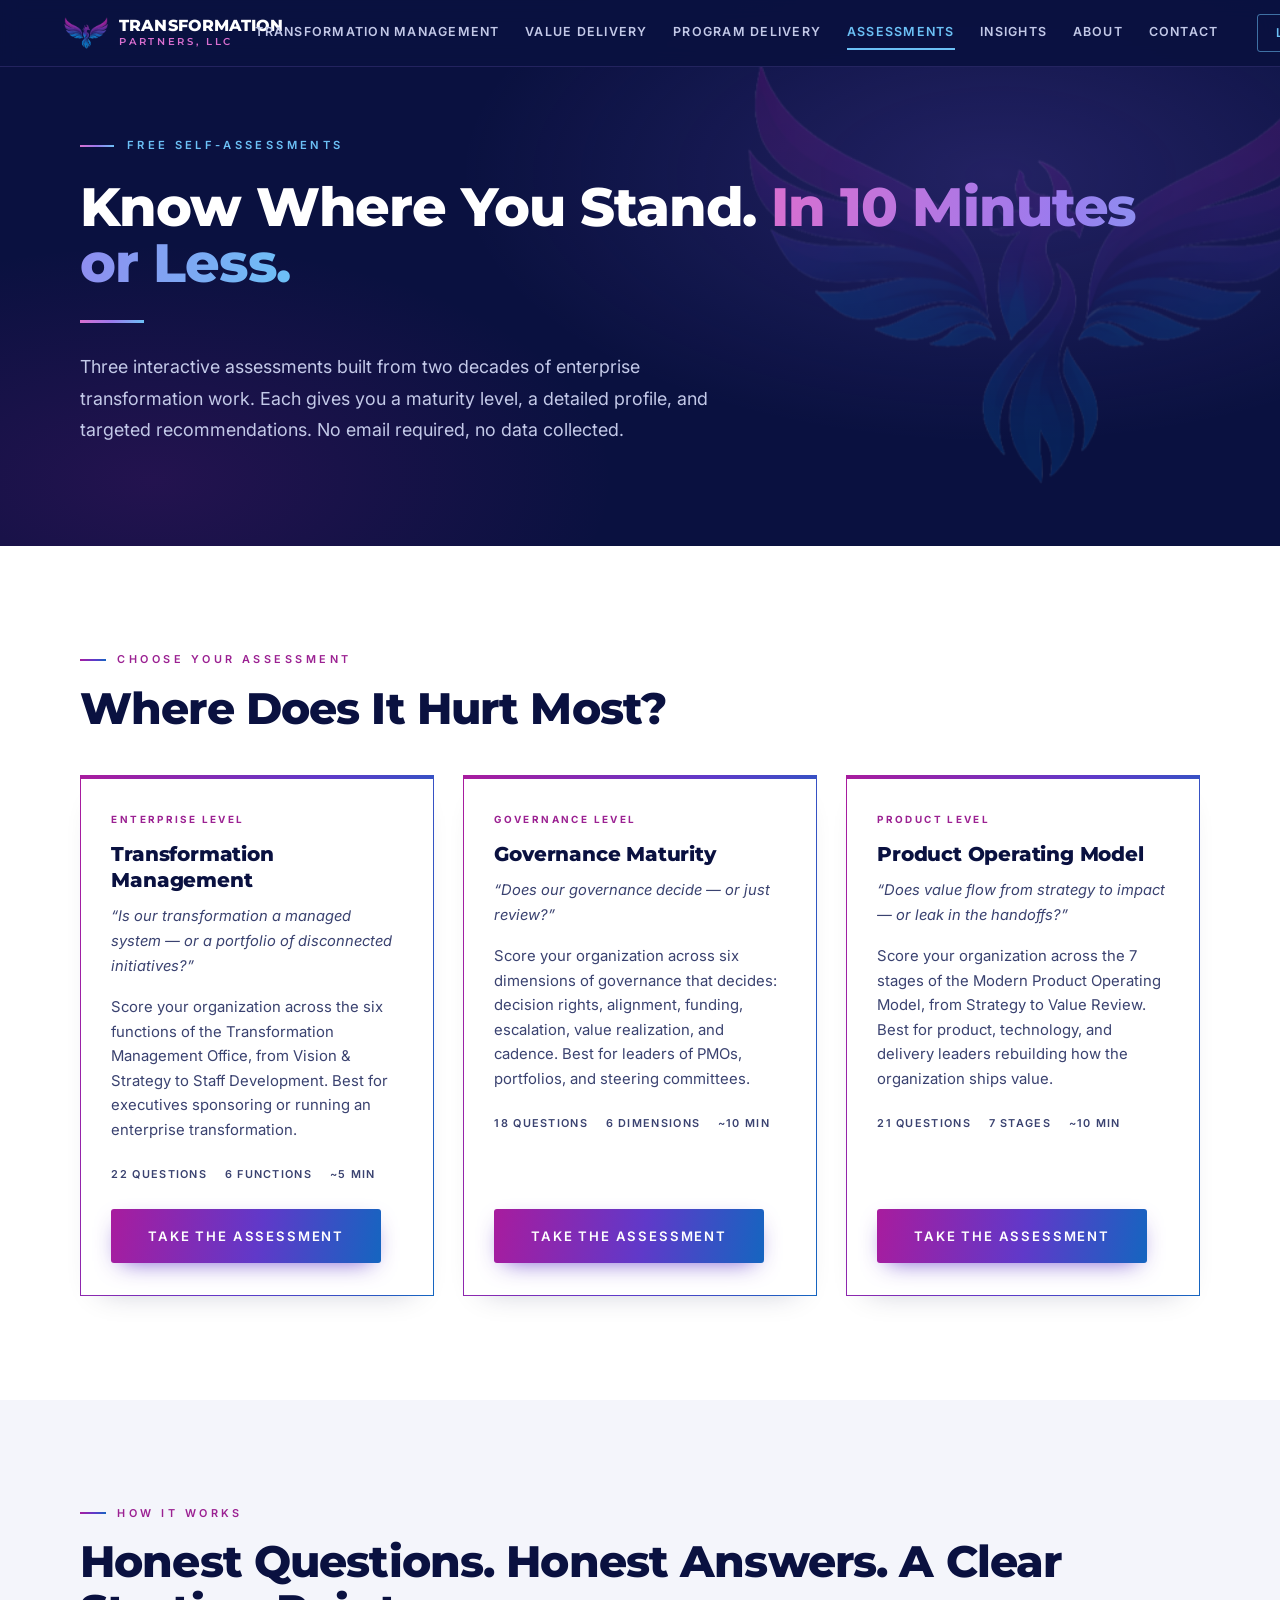
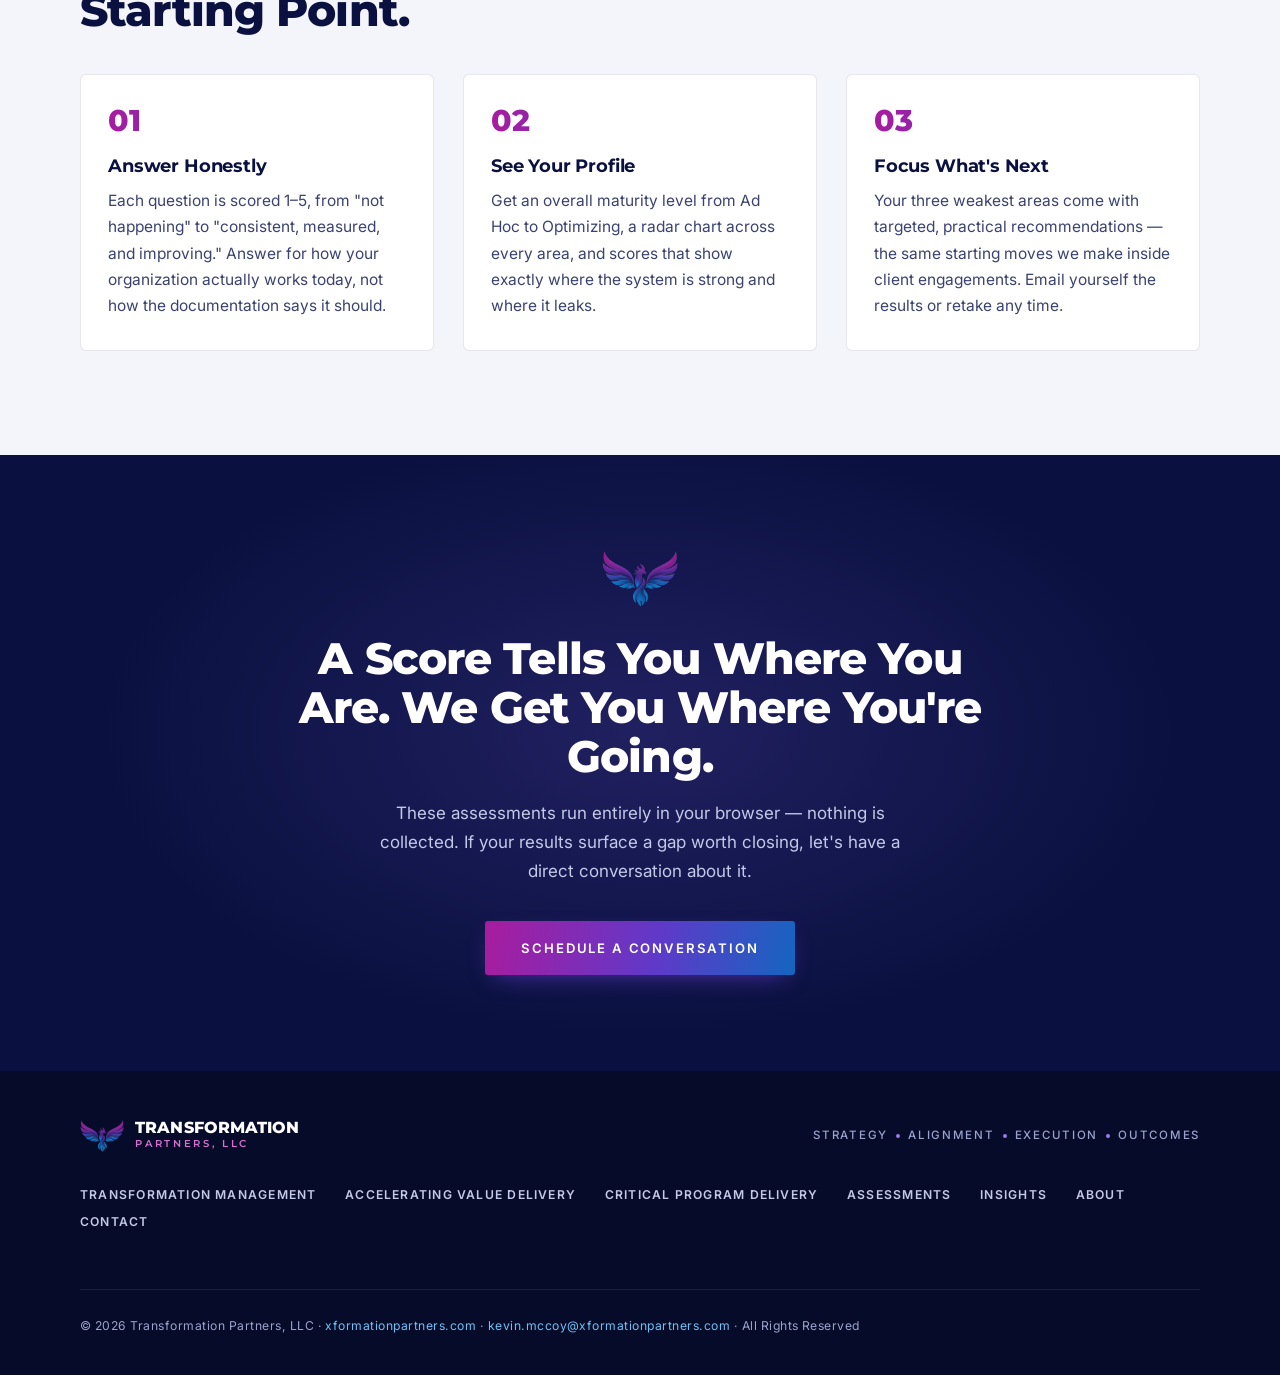
<file: assessments.html>
<!DOCTYPE html>
<html lang="en">
<head>
  <meta charset="utf-8">
  <meta name="viewport" content="width=device-width, initial-scale=1.0">
  <title>Free Assessments — Transformation Partners, LLC</title>
  <meta name="description" content="Free self-assessments (10 minutes or less) from Transformation Partners: Transformation Management, Governance Maturity, and Product Operating Model. Get your maturity level and targeted recommendations. No email required.">
  <meta name="theme-color" content="#0A1140">
  <link rel="canonical" href="https://xformationpartners.com/assessments.html">
  <meta property="og:site_name" content="Transformation Partners, LLC">
  <meta property="og:type" content="website">
  <meta property="og:url" content="https://xformationpartners.com/assessments.html">
  <meta property="og:title" content="Free Self-Assessments">
  <meta property="og:description" content="Score your transformation management, governance, and product operating model in 10 minutes or less each. Maturity level, profile, and recommendations — no email required.">
  <meta property="og:image" content="https://xformationpartners.com/assets/og-image.jpg">
  <meta name="twitter:card" content="summary_large_image">
  <meta name="twitter:title" content="Free Self-Assessments">
  <meta name="twitter:description" content="Score your transformation management, governance, and product operating model in 10 minutes or less each.">
  <link rel="icon" type="image/png" sizes="32x32" href="assets/favicon-32.png">
  <link rel="apple-touch-icon" href="assets/apple-touch-icon.png">
  <link rel="icon" type="image/png" sizes="512x512" href="assets/icon-512.png">
  <link rel="preconnect" href="https://fonts.googleapis.com">
  <link rel="preconnect" href="https://fonts.gstatic.com" crossorigin>
  <link href="https://fonts.googleapis.com/css2?family=Inter:wght@400;500;600&family=Montserrat:wght@700;800&display=swap" rel="stylesheet">
  <link rel="stylesheet" href="assets/styles.css">
  <style>
    .assess-grid{display:grid;grid-template-columns:repeat(3,1fr);gap:1.8rem;margin-top:2.6rem}
    .assess-tile{display:flex;flex-direction:column;background:var(--white);border:1px solid rgba(10,17,64,.1);border-top:4px solid;border-image:var(--grad-deep) 1;border-radius:0 0 8px 8px;padding:2rem 1.9rem;box-shadow:0 14px 30px -22px rgba(10,17,64,.3)}
    .assess-tile .tile-type{font-size:.62rem;font-weight:700;letter-spacing:.24em;text-transform:uppercase;color:var(--magenta-ink);margin-bottom:.8rem}
    .assess-tile h3{font-family:Montserrat,sans-serif;font-weight:800;font-size:1.25rem;letter-spacing:-.01em;color:var(--ink);margin-bottom:.7rem;line-height:1.3}
    .assess-tile .tile-q{font-size:.92rem;font-style:italic;color:var(--body);margin-bottom:1rem}
    .assess-tile p.tile-desc{font-size:.93rem;color:var(--body);line-height:1.65;margin-bottom:1.4rem}
    .assess-tile .tile-meta{display:flex;gap:1.1rem;flex-wrap:wrap;font-size:.68rem;font-weight:600;letter-spacing:.12em;text-transform:uppercase;color:var(--body);margin-bottom:1.6rem}
    .assess-tile .tile-cta{margin-top:auto}
    @media (max-width:900px){.assess-grid{grid-template-columns:1fr}}
    .how-row{display:grid;grid-template-columns:repeat(3,1fr);gap:1.8rem;margin-top:2.4rem}
    @media (max-width:760px){.how-row{grid-template-columns:1fr}}
  </style>
</head>
<body>

  <a href="#main" class="skip-link">Skip to content</a>

  <nav>
    <a href="index.html" class="brand" aria-label="Transformation Partners, LLC — home">
      <img src="assets/phoenix.png" alt="" class="brand-mark" width="460" height="336">
      <span>
        <span class="brand-name">TRANSFORMATION</span>
        <span class="brand-sub">PARTNERS, LLC</span>
      </span>
    </a>
    <button class="nav-toggle" aria-label="Menu" aria-expanded="false" aria-controls="site-menu">
      <span></span><span></span><span></span>
    </button>
    <div class="nav-links" id="site-menu">
      <a href="tmo.html">Transformation Management</a>
      <a href="accelerating-value-delivery.html">Value Delivery</a>
      <a href="critical-program-delivery.html">Program Delivery</a>
      <a href="assessments.html" aria-current="page">Assessments</a>
      <a href="insights.html">Insights</a>
      <a href="about.html">About</a>
      <a href="index.html#contact">Contact</a>
    </div>
    <a href="index.html#contact" class="nav-cta">Let's Talk</a>
  </nav>

  <main id="main">

  <header class="page-hero">
    <div class="hero-glow" aria-hidden="true"></div>
    <img src="assets/phoenix.png" alt="" class="hero-phoenix" aria-hidden="true">
    <div class="hero-inner">
      <p class="eyebrow">Free Self-Assessments</p>
      <h1>Know Where You Stand. <span class="accent">In 10 Minutes or Less.</span></h1>
      <div class="hero-rule"></div>
      <p class="hero-sub">Three interactive assessments built from two decades of enterprise transformation work. Each gives you a maturity level, a detailed profile, and targeted recommendations. No email required, no data collected.</p>
    </div>
  </header>

  <section class="svc-section">
    <div class="wrap">
      <p class="label">Choose Your Assessment</p>
      <h2>Where Does It Hurt Most?</h2>
      <div class="assess-grid reveal">

        <div class="assess-tile">
          <p class="tile-type">Enterprise Level</p>
          <h3>Transformation Management</h3>
          <p class="tile-q">&ldquo;Is our transformation a managed system &mdash; or a portfolio of disconnected initiatives?&rdquo;</p>
          <p class="tile-desc">Score your organization across the six functions of the Transformation Management Office, from Vision &amp; Strategy to Staff Development. Best for executives sponsoring or running an enterprise transformation.</p>
          <p class="tile-meta"><span>22 Questions</span><span>6 Functions</span><span>~5 Min</span></p>
          <p class="tile-cta"><a class="btn" href="tmo-assessment.html">Take the Assessment</a></p>
        </div>

        <div class="assess-tile">
          <p class="tile-type">Governance Level</p>
          <h3>Governance Maturity</h3>
          <p class="tile-q">&ldquo;Does our governance decide &mdash; or just review?&rdquo;</p>
          <p class="tile-desc">Score your organization across six dimensions of governance that decides: decision rights, alignment, funding, escalation, value realization, and cadence. Best for leaders of PMOs, portfolios, and steering committees.</p>
          <p class="tile-meta"><span>18 Questions</span><span>6 Dimensions</span><span>~10 Min</span></p>
          <p class="tile-cta"><a class="btn" href="governance-maturity-assessment.html">Take the Assessment</a></p>
        </div>

        <div class="assess-tile">
          <p class="tile-type">Product Level</p>
          <h3>Product Operating Model</h3>
          <p class="tile-q">&ldquo;Does value flow from strategy to impact &mdash; or leak in the handoffs?&rdquo;</p>
          <p class="tile-desc">Score your organization across the 7 stages of the Modern Product Operating Model, from Strategy to Value Review. Best for product, technology, and delivery leaders rebuilding how the organization ships value.</p>
          <p class="tile-meta"><span>21 Questions</span><span>7 Stages</span><span>~10 Min</span></p>
          <p class="tile-cta"><a class="btn" href="product-operating-model-assessment.html">Take the Assessment</a></p>
        </div>

      </div>
    </div>
  </section>

  <section class="svc-section alt">
    <div class="wrap">
      <p class="label">How It Works</p>
      <h2>Honest Questions. Honest Answers. A Clear Starting Point.</h2>
      <div class="how-row reveal">
        <div class="method-card">
          <div class="method-num">01</div>
          <h3 class="method-title">Answer Honestly</h3>
          <p class="method-desc">Each question is scored 1&ndash;5, from "not happening" to "consistent, measured, and improving." Answer for how your organization actually works today, not how the documentation says it should.</p>
        </div>
        <div class="method-card">
          <div class="method-num">02</div>
          <h3 class="method-title">See Your Profile</h3>
          <p class="method-desc">Get an overall maturity level from Ad Hoc to Optimizing, a radar chart across every area, and scores that show exactly where the system is strong and where it leaks.</p>
        </div>
        <div class="method-card">
          <div class="method-num">03</div>
          <h3 class="method-title">Focus What's Next</h3>
          <p class="method-desc">Your three weakest areas come with targeted, practical recommendations &mdash; the same starting moves we make inside client engagements. Email yourself the results or retake any time.</p>
        </div>
      </div>
    </div>
  </section>

  <section class="cta-band">
    <div class="contact-glow" aria-hidden="true"></div>
    <div class="wrap" style="position:relative;z-index:1">
      <img src="assets/phoenix.png" alt="" class="contact-phoenix" aria-hidden="true">
      <h2>A Score Tells You Where You Are. We Get You Where You're Going.</h2>
      <p>These assessments run entirely in your browser &mdash; nothing is collected. If your results surface a gap worth closing, let's have a direct conversation about it.</p>
      <a href="index.html#contact" class="btn">Schedule a Conversation</a>
    </div>
  </section>

  </main>

  <footer>
    <div class="footer-inner">
      <a href="index.html" class="brand" aria-label="Transformation Partners, LLC — home">
        <img src="assets/phoenix.png" alt="" class="brand-mark" width="460" height="336">
        <span>
          <span class="brand-name">TRANSFORMATION</span>
          <span class="brand-sub">PARTNERS, LLC</span>
        </span>
      </a>
      <p class="footer-tagline">
        <span>Strategy</span><span class="dot" aria-hidden="true"></span>
        <span>Alignment</span><span class="dot" aria-hidden="true"></span>
        <span>Execution</span><span class="dot" aria-hidden="true"></span>
        <span>Outcomes</span>
      </p>
      <div class="footer-nav">
        <a href="tmo.html">Transformation Management</a>
        <a href="accelerating-value-delivery.html">Accelerating Value Delivery</a>
        <a href="critical-program-delivery.html">Critical Program Delivery</a>
        <a href="assessments.html">Assessments</a>
        <a href="insights.html">Insights</a>
        <a href="about.html">About</a>
        <a href="index.html#contact">Contact</a>
      </div>
      <p class="footer-legal">© 2026 Transformation Partners, LLC · <a href="https://xformationpartners.com">xformationpartners.com</a> · <a href="mailto:kevin.mccoy@xformationpartners.com">kevin.mccoy@xformationpartners.com</a> · All Rights Reserved</p>
    </div>
  </footer>

  <script>
    document.documentElement.classList.add('js');
    const obs = new IntersectionObserver((entries) => {
      entries.forEach(e => { if (e.isIntersecting) { e.target.classList.add('visible'); obs.unobserve(e.target); } });
    }, { threshold: 0.12 });
    document.querySelectorAll('.reveal').forEach(el => obs.observe(el));
    const navToggle = document.querySelector('.nav-toggle'), siteMenu = document.getElementById('site-menu');
    if (navToggle && siteMenu) {
      navToggle.addEventListener('click', () => {
        const open = siteMenu.classList.toggle('open');
        navToggle.setAttribute('aria-expanded', open);
      });
      siteMenu.querySelectorAll('a').forEach(a => a.addEventListener('click', () => {
        siteMenu.classList.remove('open');
        navToggle.setAttribute('aria-expanded', 'false');
      }));
    }
  </script>

</body>
</html>
</file>
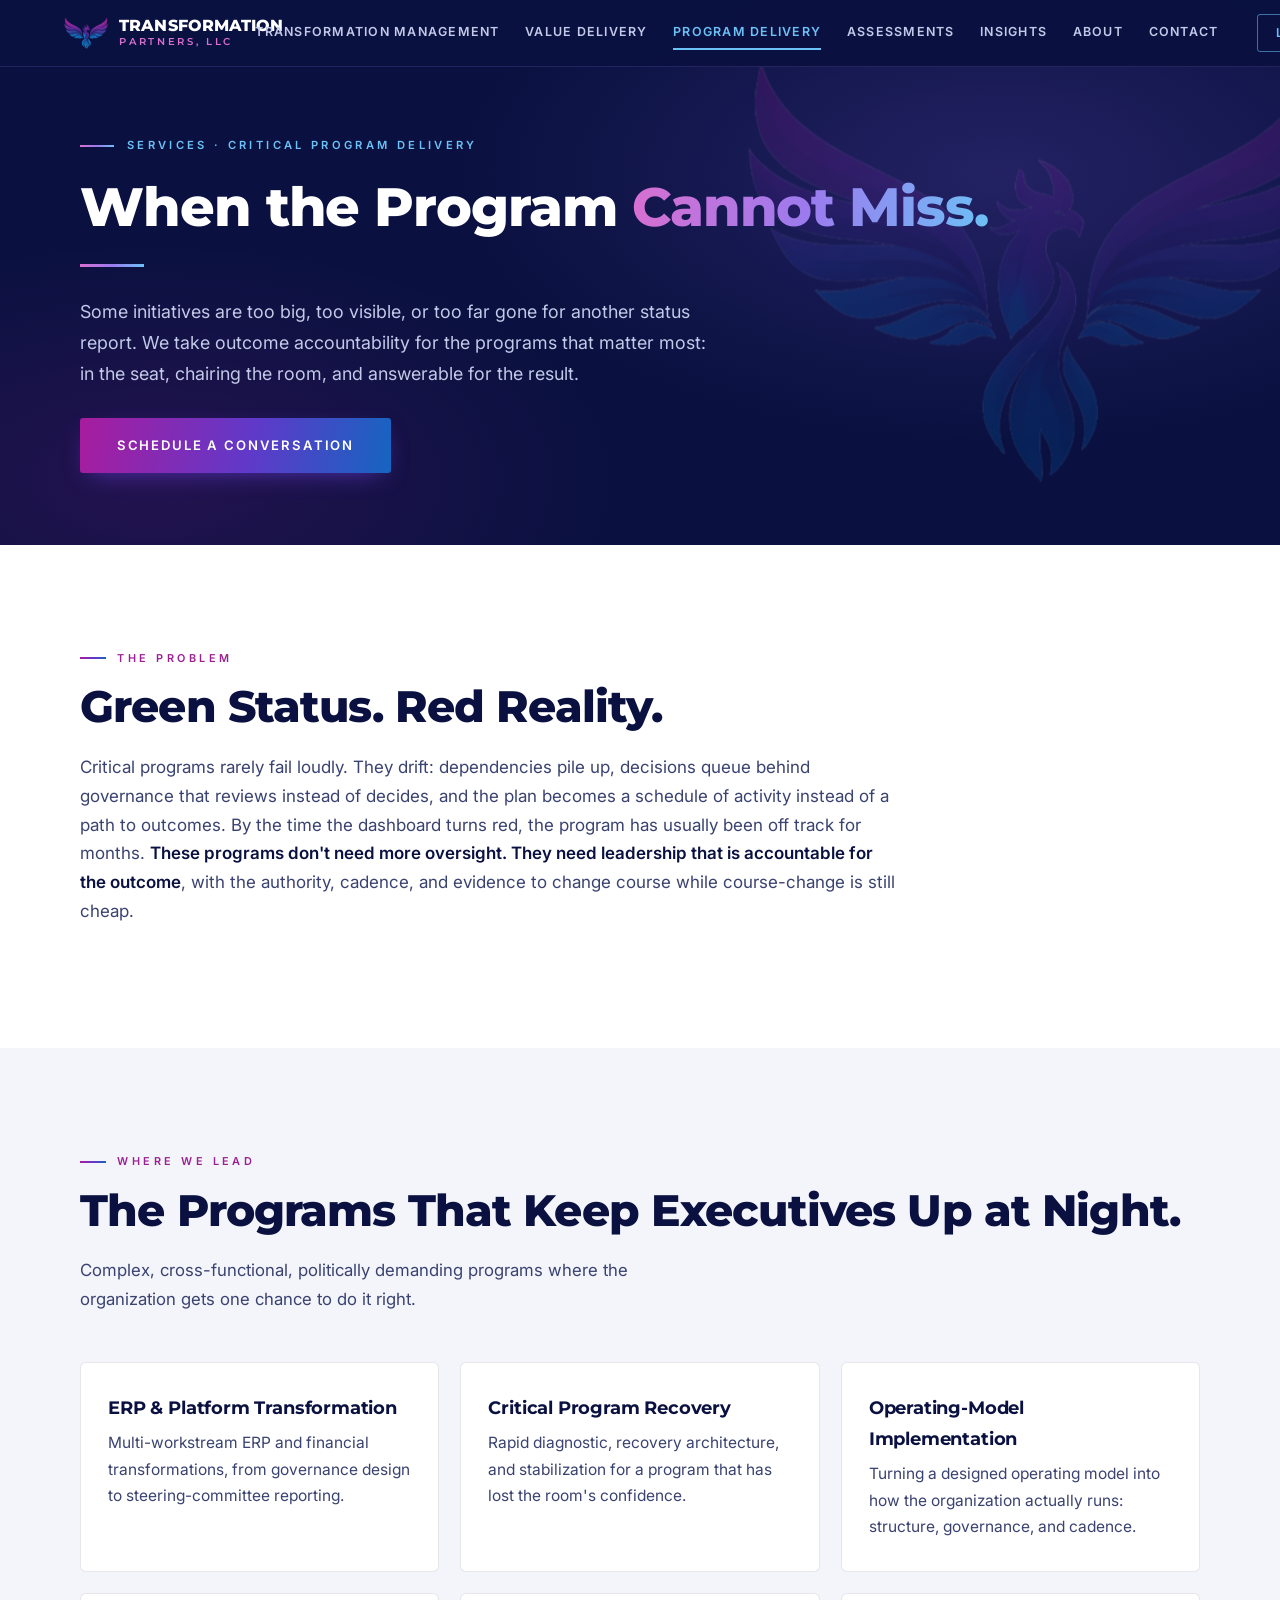
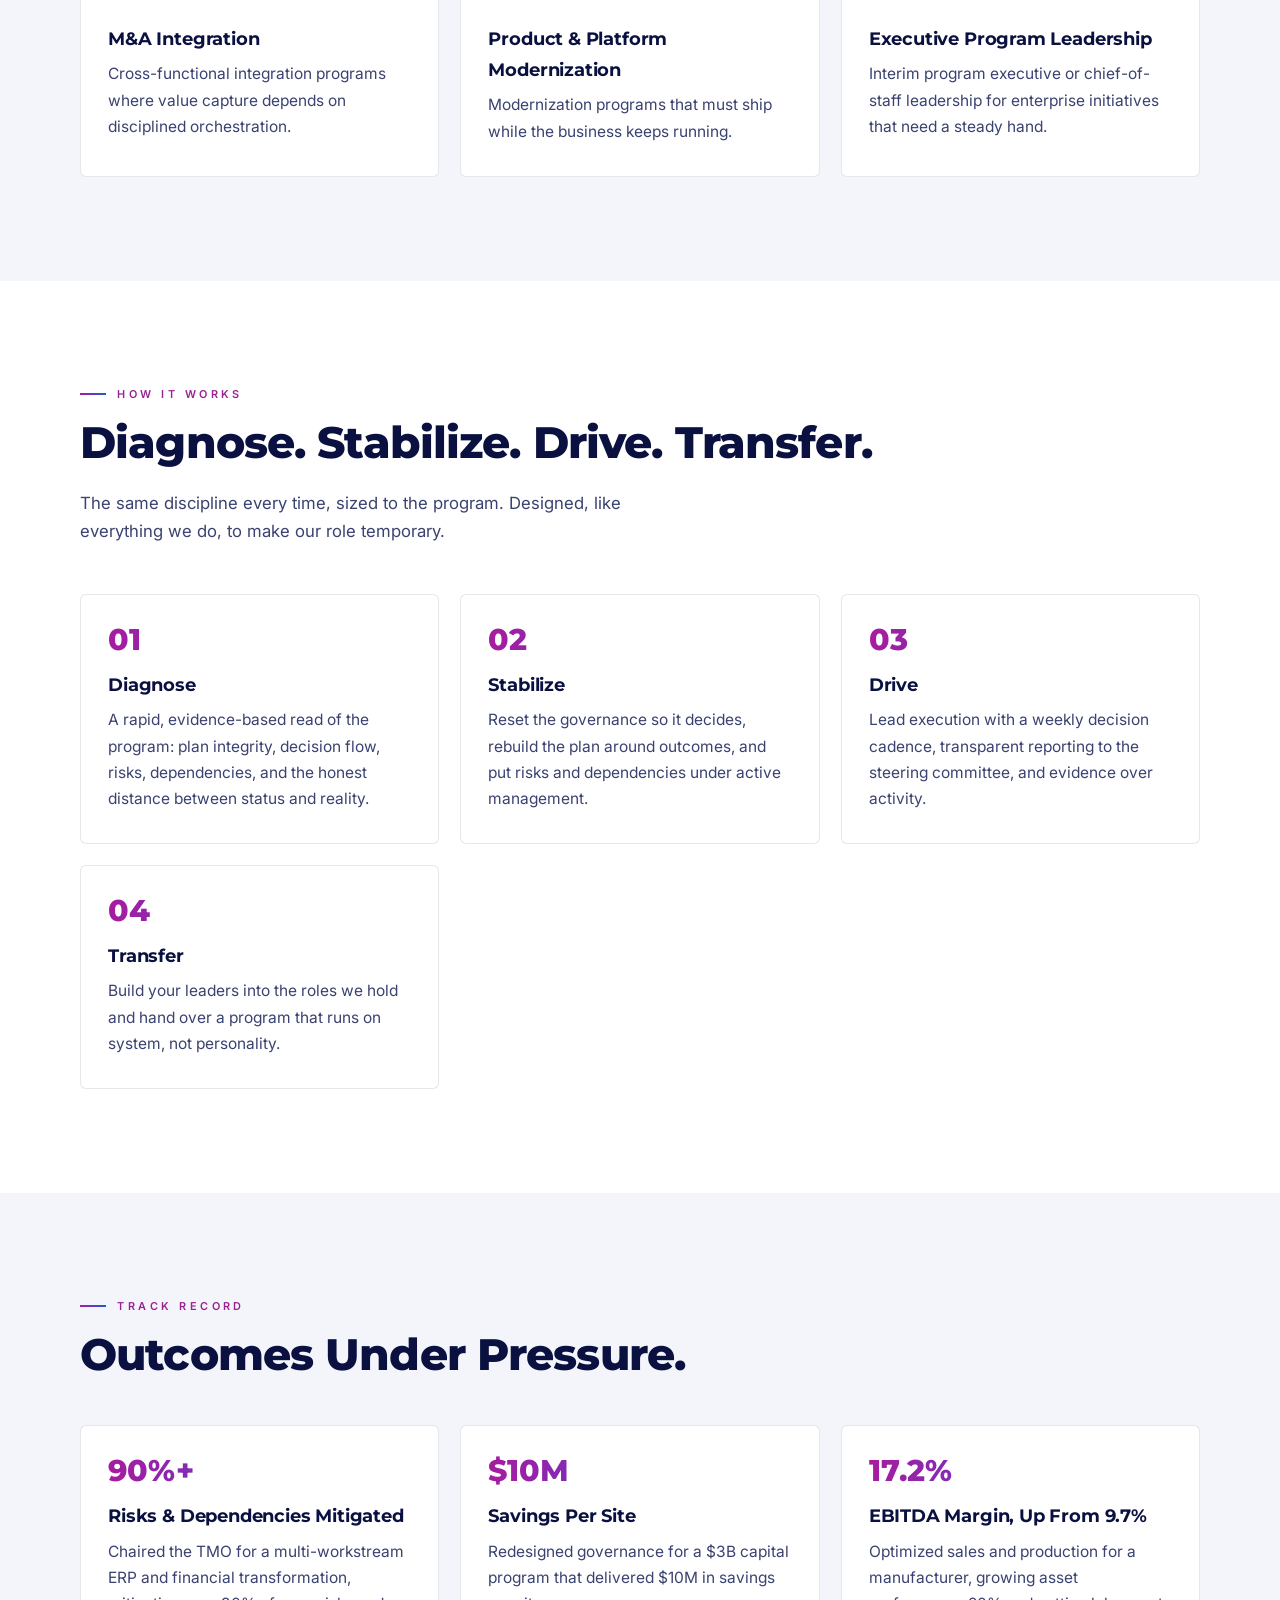
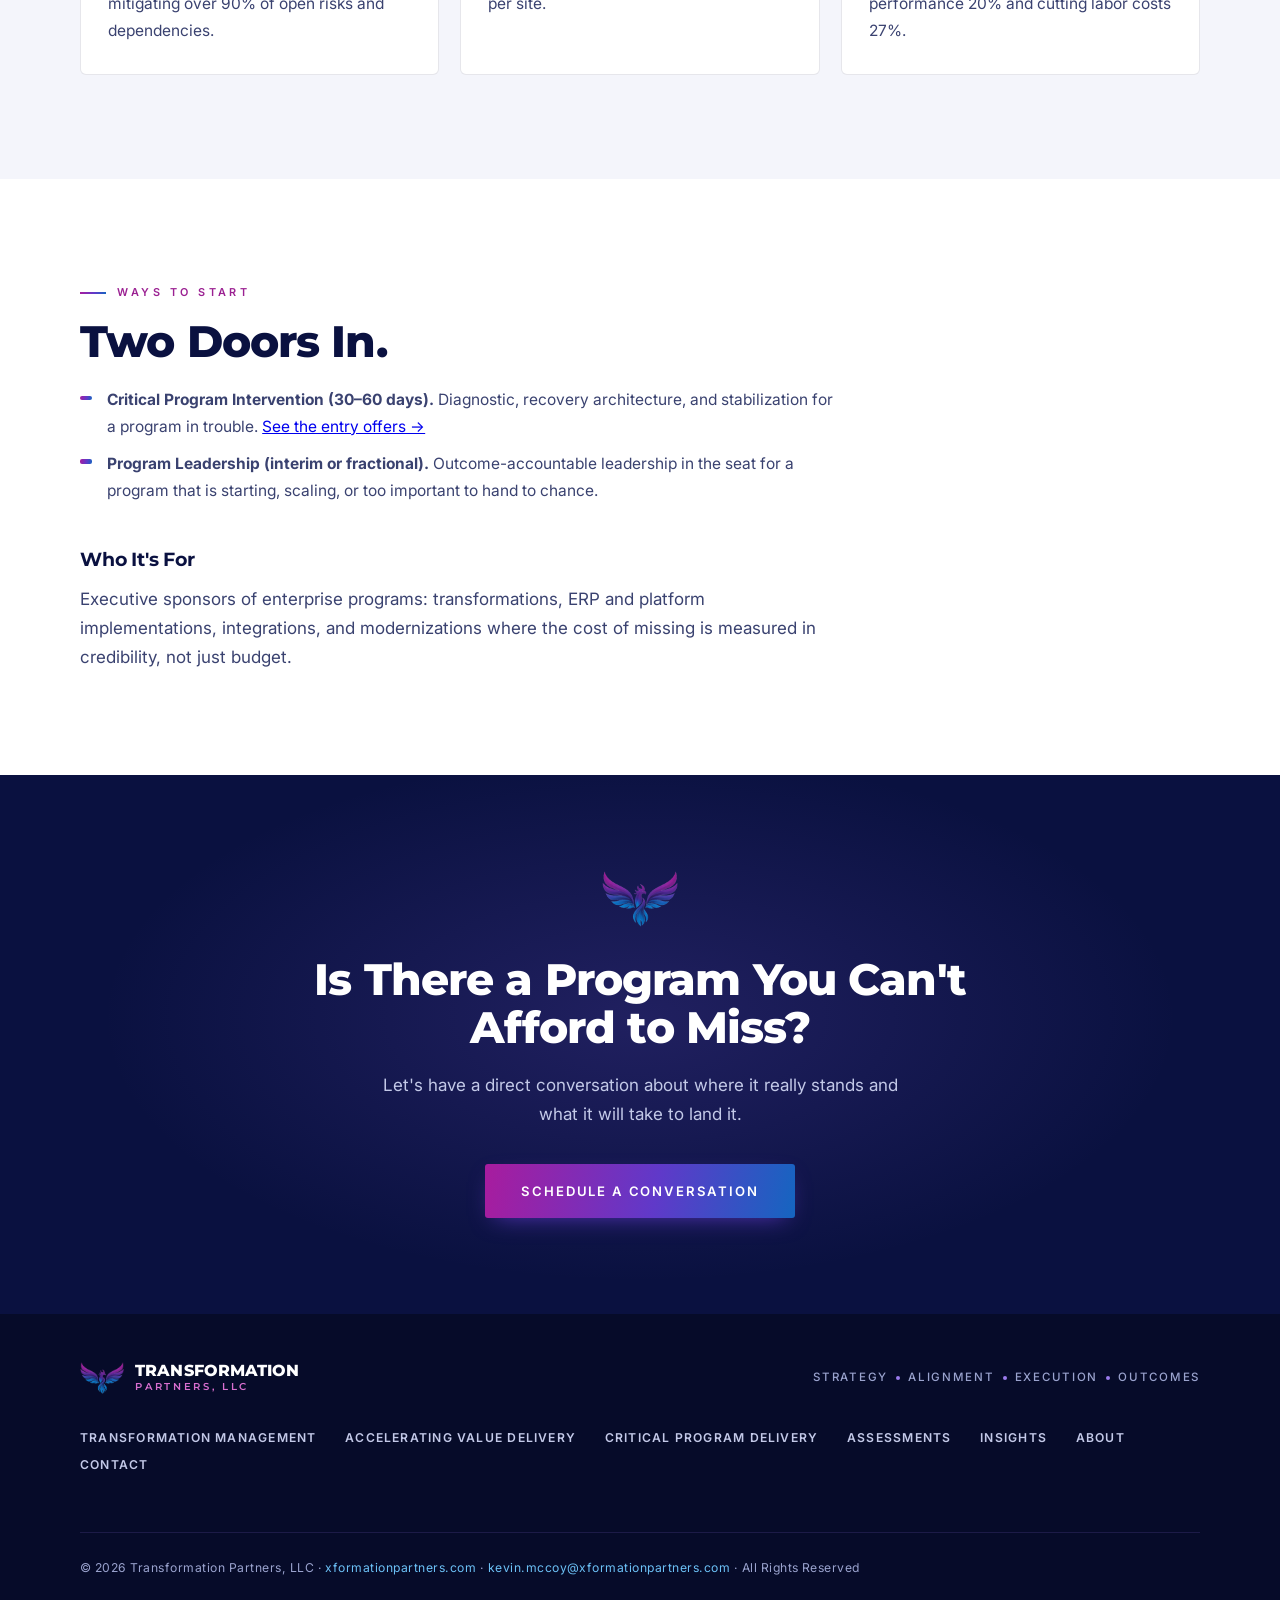
<file: critical-program-delivery.html>
<!DOCTYPE html>
<html lang="en">
<head>
  <meta charset="utf-8">
  <meta name="viewport" content="width=device-width, initial-scale=1.0">
  <title>Critical Program Delivery — Transformation Partners, LLC</title>
  <meta name="description" content="Outcome-accountable leadership for the programs that cannot miss: ERP and platform transformation, M&A integration, operating-model implementation, and critical program recovery.">
  <meta name="theme-color" content="#0A1140">
  <link rel="canonical" href="https://xformationpartners.com/critical-program-delivery.html">
  <meta property="og:site_name" content="Transformation Partners, LLC">
  <meta property="og:type" content="website">
  <meta property="og:title" content="Critical Program Delivery">
  <meta property="og:description" content="When the initiative cannot miss, leadership is the deliverable.">
  <link rel="icon" type="image/png" sizes="32x32" href="assets/favicon-32.png">
  <link rel="apple-touch-icon" href="assets/apple-touch-icon.png">
  <link rel="icon" type="image/png" sizes="512x512" href="assets/icon-512.png">
  <link rel="preconnect" href="https://fonts.googleapis.com">
  <link rel="preconnect" href="https://fonts.gstatic.com" crossorigin>
  <link href="https://fonts.googleapis.com/css2?family=Inter:wght@400;500;600&family=Montserrat:wght@700;800&display=swap" rel="stylesheet">
  <link rel="stylesheet" href="assets/styles.css">
</head>
<body>

  <a href="#main" class="skip-link">Skip to content</a>

  <svg width="0" height="0" style="position:absolute" aria-hidden="true" focusable="false">
    <defs>
      <path id="tp-wave" d="M0,110 C220,52 430,150 700,124 C960,99 1180,26 1440,58"></path>
      <linearGradient id="tp-wave-grad" x1="0" y1="0" x2="1" y2="0">
        <stop offset="0%" stop-color="#D96FD0"></stop>
        <stop offset="50%" stop-color="#9B7BEE"></stop>
        <stop offset="100%" stop-color="#6CC1F6"></stop>
      </linearGradient>
    </defs>
  </svg>

  <nav>
    <a href="index.html" class="brand" aria-label="Transformation Partners, LLC — home">
      <img src="assets/phoenix.png" alt="" class="brand-mark" width="460" height="336">
      <span>
        <span class="brand-name">TRANSFORMATION</span>
        <span class="brand-sub">PARTNERS, LLC</span>
      </span>
    </a>
    <button class="nav-toggle" aria-label="Menu" aria-expanded="false" aria-controls="site-menu">
      <span></span><span></span><span></span>
    </button>
    <div class="nav-links" id="site-menu">
      <a href="tmo.html">Transformation Management</a>
      <a href="accelerating-value-delivery.html">Value Delivery</a>
      <a href="critical-program-delivery.html" aria-current="page">Program Delivery</a>
      <a href="assessments.html">Assessments</a>
      <a href="insights.html">Insights</a>
      <a href="about.html">About</a>
      <a href="index.html#contact">Contact</a>
    </div>
    <a href="index.html#contact" class="nav-cta">Let's Talk</a>
  </nav>

  <main id="main">

  <header class="page-hero">
    <div class="hero-glow" aria-hidden="true"></div>
    <img src="assets/phoenix.png" alt="" class="hero-phoenix" aria-hidden="true">
    <div class="hero-inner">
      <p class="eyebrow">Services · Critical Program Delivery</p>
      <h1>When the Program <span class="accent">Cannot Miss.</span></h1>
      <div class="hero-rule"></div>
      <p class="hero-sub">Some initiatives are too big, too visible, or too far gone for another status report. We take outcome accountability for the programs that matter most: in the seat, chairing the room, and answerable for the result.</p>
      <a href="index.html#contact" class="btn">Schedule a Conversation</a>
    </div>
  </header>

  <section class="svc-section">
    <div class="wrap">
      <p class="label">The Problem</p>
      <h2>Green Status. Red Reality.</h2>
      <div class="about-text" style="max-width:820px">
        <p>Critical programs rarely fail loudly. They drift: dependencies pile up, decisions queue behind governance that reviews instead of decides, and the plan becomes a schedule of activity instead of a path to outcomes. By the time the dashboard turns red, the program has usually been off track for months. <strong>These programs don't need more oversight. They need leadership that is accountable for the outcome</strong>, with the authority, cadence, and evidence to change course while course-change is still cheap.</p>
      </div>
    </div>
  </section>

  <section class="svc-section alt">
    <div class="wrap">
      <p class="label">Where We Lead</p>
      <h2>The Programs That Keep Executives Up at Night.</h2>
      <p class="intro">Complex, cross-functional, politically demanding programs where the organization gets one chance to do it right.</p>
      <div class="method-grid reveal">
        <div class="method-card">
          <h3 class="method-title">ERP &amp; Platform Transformation</h3>
          <p class="method-desc">Multi-workstream ERP and financial transformations, from governance design to steering-committee reporting.</p>
        </div>
        <div class="method-card">
          <h3 class="method-title">Critical Program Recovery</h3>
          <p class="method-desc">Rapid diagnostic, recovery architecture, and stabilization for a program that has lost the room's confidence.</p>
        </div>
        <div class="method-card">
          <h3 class="method-title">Operating-Model Implementation</h3>
          <p class="method-desc">Turning a designed operating model into how the organization actually runs: structure, governance, and cadence.</p>
        </div>
        <div class="method-card">
          <h3 class="method-title">M&amp;A Integration</h3>
          <p class="method-desc">Cross-functional integration programs where value capture depends on disciplined orchestration.</p>
        </div>
        <div class="method-card">
          <h3 class="method-title">Product &amp; Platform Modernization</h3>
          <p class="method-desc">Modernization programs that must ship while the business keeps running.</p>
        </div>
        <div class="method-card">
          <h3 class="method-title">Executive Program Leadership</h3>
          <p class="method-desc">Interim program executive or chief-of-staff leadership for enterprise initiatives that need a steady hand.</p>
        </div>
      </div>
    </div>
  </section>

  <section class="svc-section">
    <div class="wrap">
      <p class="label">How It Works</p>
      <h2>Diagnose. Stabilize. Drive. Transfer.</h2>
      <p class="intro">The same discipline every time, sized to the program. Designed, like everything we do, to make our role temporary.</p>
      <div class="method-grid reveal">
        <div class="method-card">
          <div class="method-num">01</div>
          <h3 class="method-title">Diagnose</h3>
          <p class="method-desc">A rapid, evidence-based read of the program: plan integrity, decision flow, risks, dependencies, and the honest distance between status and reality.</p>
        </div>
        <div class="method-card">
          <div class="method-num">02</div>
          <h3 class="method-title">Stabilize</h3>
          <p class="method-desc">Reset the governance so it decides, rebuild the plan around outcomes, and put risks and dependencies under active management.</p>
        </div>
        <div class="method-card">
          <div class="method-num">03</div>
          <h3 class="method-title">Drive</h3>
          <p class="method-desc">Lead execution with a weekly decision cadence, transparent reporting to the steering committee, and evidence over activity.</p>
        </div>
        <div class="method-card">
          <div class="method-num">04</div>
          <h3 class="method-title">Transfer</h3>
          <p class="method-desc">Build your leaders into the roles we hold and hand over a program that runs on system, not personality.</p>
        </div>
      </div>
    </div>
  </section>

  <section class="svc-section alt">
    <div class="wrap">
      <p class="label">Track Record</p>
      <h2>Outcomes Under Pressure.</h2>
      <div class="result-grid reveal">
        <div class="method-card">
          <div class="method-num">90%+</div>
          <h3 class="method-title">Risks &amp; Dependencies Mitigated</h3>
          <p class="method-desc">Chaired the TMO for a multi-workstream ERP and financial transformation, mitigating over 90% of open risks and dependencies.</p>
        </div>
        <div class="method-card">
          <div class="method-num">$10M</div>
          <h3 class="method-title">Savings Per Site</h3>
          <p class="method-desc">Redesigned governance for a $3B capital program that delivered $10M in savings per site.</p>
        </div>
        <div class="method-card">
          <div class="method-num">17.2%</div>
          <h3 class="method-title">EBITDA Margin, Up From 9.7%</h3>
          <p class="method-desc">Optimized sales and production for a manufacturer, growing asset performance 20% and cutting labor costs 27%.</p>
        </div>
      </div>
    </div>
  </section>

  <section class="svc-section">
    <div class="wrap">
      <p class="label">Ways to Start</p>
      <h2>Two Doors In.</h2>
      <ul class="check-list" style="max-width:760px">
        <li><strong>Critical Program Intervention (30&ndash;60 days).</strong> Diagnostic, recovery architecture, and stabilization for a program in trouble. <a href="index.html#offers">See the entry offers &rarr;</a></li>
        <li><strong>Program Leadership (interim or fractional).</strong> Outcome-accountable leadership in the seat for a program that is starting, scaling, or too important to hand to chance.</li>
      </ul>
      <h3 class="svc-h">Who It's For</h3>
      <p style="max-width:760px">Executive sponsors of enterprise programs: transformations, ERP and platform implementations, integrations, and modernizations where the cost of missing is measured in credibility, not just budget.</p>
    </div>
  </section>

  <section class="cta-band">
    <div class="contact-glow" aria-hidden="true"></div>
    <div class="wrap" style="position:relative;z-index:1">
      <img src="assets/phoenix.png" alt="" class="contact-phoenix" aria-hidden="true">
      <h2>Is There a Program You Can't Afford to Miss?</h2>
      <p>Let's have a direct conversation about where it really stands and what it will take to land it.</p>
      <a href="index.html#contact" class="btn">Schedule a Conversation</a>
    </div>
  </section>

  </main>

  <footer>
    <div class="footer-inner">
      <a href="index.html" class="brand" aria-label="Transformation Partners, LLC — home">
        <img src="assets/phoenix.png" alt="" class="brand-mark" width="460" height="336">
        <span>
          <span class="brand-name">TRANSFORMATION</span>
          <span class="brand-sub">PARTNERS, LLC</span>
        </span>
      </a>
      <p class="footer-tagline">
        <span>Strategy</span><span class="dot" aria-hidden="true"></span>
        <span>Alignment</span><span class="dot" aria-hidden="true"></span>
        <span>Execution</span><span class="dot" aria-hidden="true"></span>
        <span>Outcomes</span>
      </p>
      <div class="footer-nav">
        <a href="tmo.html">Transformation Management</a>
        <a href="accelerating-value-delivery.html">Accelerating Value Delivery</a>
        <a href="critical-program-delivery.html">Critical Program Delivery</a>
        <a href="assessments.html">Assessments</a>
        <a href="insights.html">Insights</a>
        <a href="about.html">About</a>
        <a href="index.html#contact">Contact</a>
      </div>
      <p class="footer-legal">© 2026 Transformation Partners, LLC · <a href="https://xformationpartners.com">xformationpartners.com</a> · <a href="mailto:kevin.mccoy@xformationpartners.com">kevin.mccoy@xformationpartners.com</a> · All Rights Reserved</p>
    </div>
  </footer>

  <script>
    document.documentElement.classList.add('js');
    const obs = new IntersectionObserver((entries) => {
      entries.forEach(e => { if (e.isIntersecting) { e.target.classList.add('visible'); obs.unobserve(e.target); } });
    }, { threshold: 0.12 });
    document.querySelectorAll('.reveal').forEach(el => obs.observe(el));
    const navToggle = document.querySelector('.nav-toggle'), siteMenu = document.getElementById('site-menu');
    if (navToggle && siteMenu) {
      navToggle.addEventListener('click', () => {
        const open = siteMenu.classList.toggle('open');
        navToggle.setAttribute('aria-expanded', open);
      });
      siteMenu.querySelectorAll('a').forEach(a => a.addEventListener('click', () => {
        siteMenu.classList.remove('open');
        navToggle.setAttribute('aria-expanded', 'false');
      }));
    }
  </script>

</body>
</html>
</file>
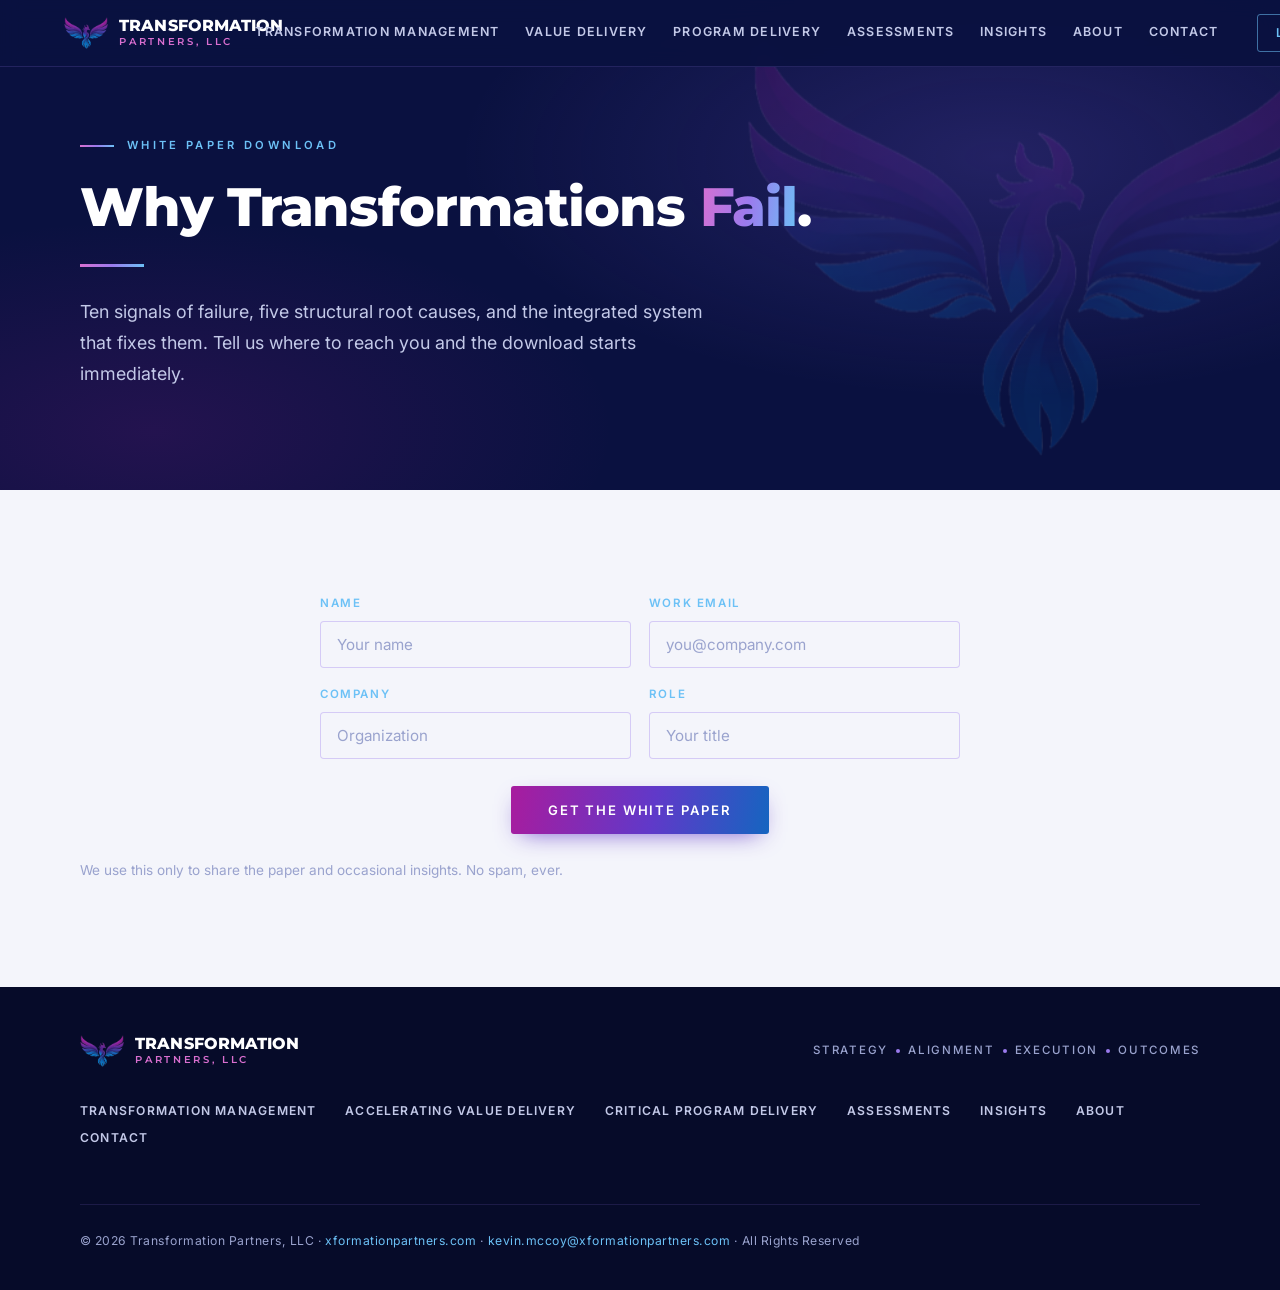
<file: download-why-transformations-fail.html>
<!DOCTYPE html>
<html lang="en">
<head>
  <meta charset="utf-8">
  <meta name="viewport" content="width=device-width, initial-scale=1.0">
  <title>Download: Why Transformations Fail — Transformation Partners, LLC</title>
  <meta name="description" content="Download the Why Transformations Fail white paper: ten signals of transformation failure, five structural root causes, and the system that fixes them.">
  <meta name="theme-color" content="#0A1140">
  <link rel="canonical" href="https://xformationpartners.com/insights.html">
  <meta property="og:site_name" content="Transformation Partners, LLC">
  <meta property="og:type" content="website">
  <meta property="og:title" content="Insights &amp; Resources">
  <meta property="og:description" content="White papers and case studies on enterprise transformation, from the people who stay until the system works.">
  <link rel="icon" type="image/png" sizes="32x32" href="assets/favicon-32.png">
  <link rel="apple-touch-icon" href="assets/apple-touch-icon.png">
  <link rel="icon" type="image/png" sizes="512x512" href="assets/icon-512.png">
  <link rel="preconnect" href="https://fonts.googleapis.com">
  <link rel="preconnect" href="https://fonts.gstatic.com" crossorigin>
  <link href="https://fonts.googleapis.com/css2?family=Inter:wght@400;500;600&family=Montserrat:wght@700;800&display=swap" rel="stylesheet">
  <link rel="stylesheet" href="assets/styles.css">
<meta name="robots" content="noindex">
</head>
<body>
<a class="skip-link" href="#main">Skip to content</a>
<nav>
    <a href="index.html" class="brand" aria-label="Transformation Partners, LLC — home">
      <img src="assets/phoenix.png" alt="" class="brand-mark" width="460" height="336">
      <span>
        <span class="brand-name">TRANSFORMATION</span>
        <span class="brand-sub">PARTNERS, LLC</span>
      </span>
    </a>
    <div class="nav-links">
      <a href="tmo.html">Transformation Management</a>
      <a href="accelerating-value-delivery.html">Value Delivery</a>
      <a href="critical-program-delivery.html">Program Delivery</a>
      <a href="assessments.html">Assessments</a>
      <a href="insights.html">Insights</a>
      <a href="about.html">About</a>
      <a href="index.html#contact">Contact</a>
    </div>
    <a href="index.html#contact" class="nav-cta">Let's Talk</a>
  </nav>
<main id="main">
  <header class="page-hero">
    <div class="hero-glow" aria-hidden="true"></div>
    <img src="assets/phoenix.png" alt="" class="hero-phoenix" aria-hidden="true">
    <div class="hero-inner">
      <p class="eyebrow">White Paper Download</p>
      <h1>Why Transformations <span class="accent">Fail</span>.</h1>
      <div class="hero-rule"></div>
      <p class="hero-sub">Ten signals of failure, five structural root causes, and the integrated system that fixes them. Tell us where to reach you and the download starts immediately.</p>
    </div>
  </header>

  <section>
    <div class="wrap">
      <form class="contact-form" action="https://formsubmit.co/kevin.mccoy@xformationpartners.com" method="POST">
        <input type="hidden" name="_subject" value="White paper download — Why Transformations Fail">
        <input type="hidden" name="_next" value="https://xformationpartners.com/assets/why-transformations-fail-whitepaper.pdf">
        <input type="text" name="_honey" style="display:none" tabindex="-1" autocomplete="off">
        <div>
          <label for="wp-name">Name</label>
          <input id="wp-name" type="text" name="name" placeholder="Your name" required>
        </div>
        <div>
          <label for="wp-email">Work Email</label>
          <input id="wp-email" type="email" name="email" placeholder="you@company.com" required>
        </div>
        <div>
          <label for="wp-company">Company</label>
          <input id="wp-company" type="text" name="company" placeholder="Organization" required>
        </div>
        <div>
          <label for="wp-role">Role</label>
          <input id="wp-role" type="text" name="role" placeholder="Your title">
        </div>
        <div class="form-actions">
          <button type="submit" class="btn">Get the White Paper</button>
        </div>
      </form>
      <p class="contact-alt">We use this only to share the paper and occasional insights. No spam, ever.</p>
    </div>
  </section>
</main>
<footer>
    <div class="footer-inner">
      <a href="index.html" class="brand" aria-label="Transformation Partners, LLC — home">
        <img src="assets/phoenix.png" alt="" class="brand-mark" width="460" height="336">
        <span>
          <span class="brand-name">TRANSFORMATION</span>
          <span class="brand-sub">PARTNERS, LLC</span>
        </span>
      </a>
      <p class="footer-tagline">
        <span>Strategy</span><span class="dot" aria-hidden="true"></span>
        <span>Alignment</span><span class="dot" aria-hidden="true"></span>
        <span>Execution</span><span class="dot" aria-hidden="true"></span>
        <span>Outcomes</span>
      </p>
      <div class="footer-nav">
        <a href="tmo.html">Transformation Management</a>
        <a href="accelerating-value-delivery.html">Accelerating Value Delivery</a>
        <a href="critical-program-delivery.html">Critical Program Delivery</a>
        <a href="assessments.html">Assessments</a>
        <a href="insights.html">Insights</a>
        <a href="about.html">About</a>
        <a href="index.html#contact">Contact</a>
      </div>
      <p class="footer-legal">© 2026 Transformation Partners, LLC · <a href="https://xformationpartners.com">xformationpartners.com</a> · <a href="mailto:kevin.mccoy@xformationpartners.com">kevin.mccoy@xformationpartners.com</a> · All Rights Reserved</p>
    </div>
  </footer>
</body>
</html>
</file>
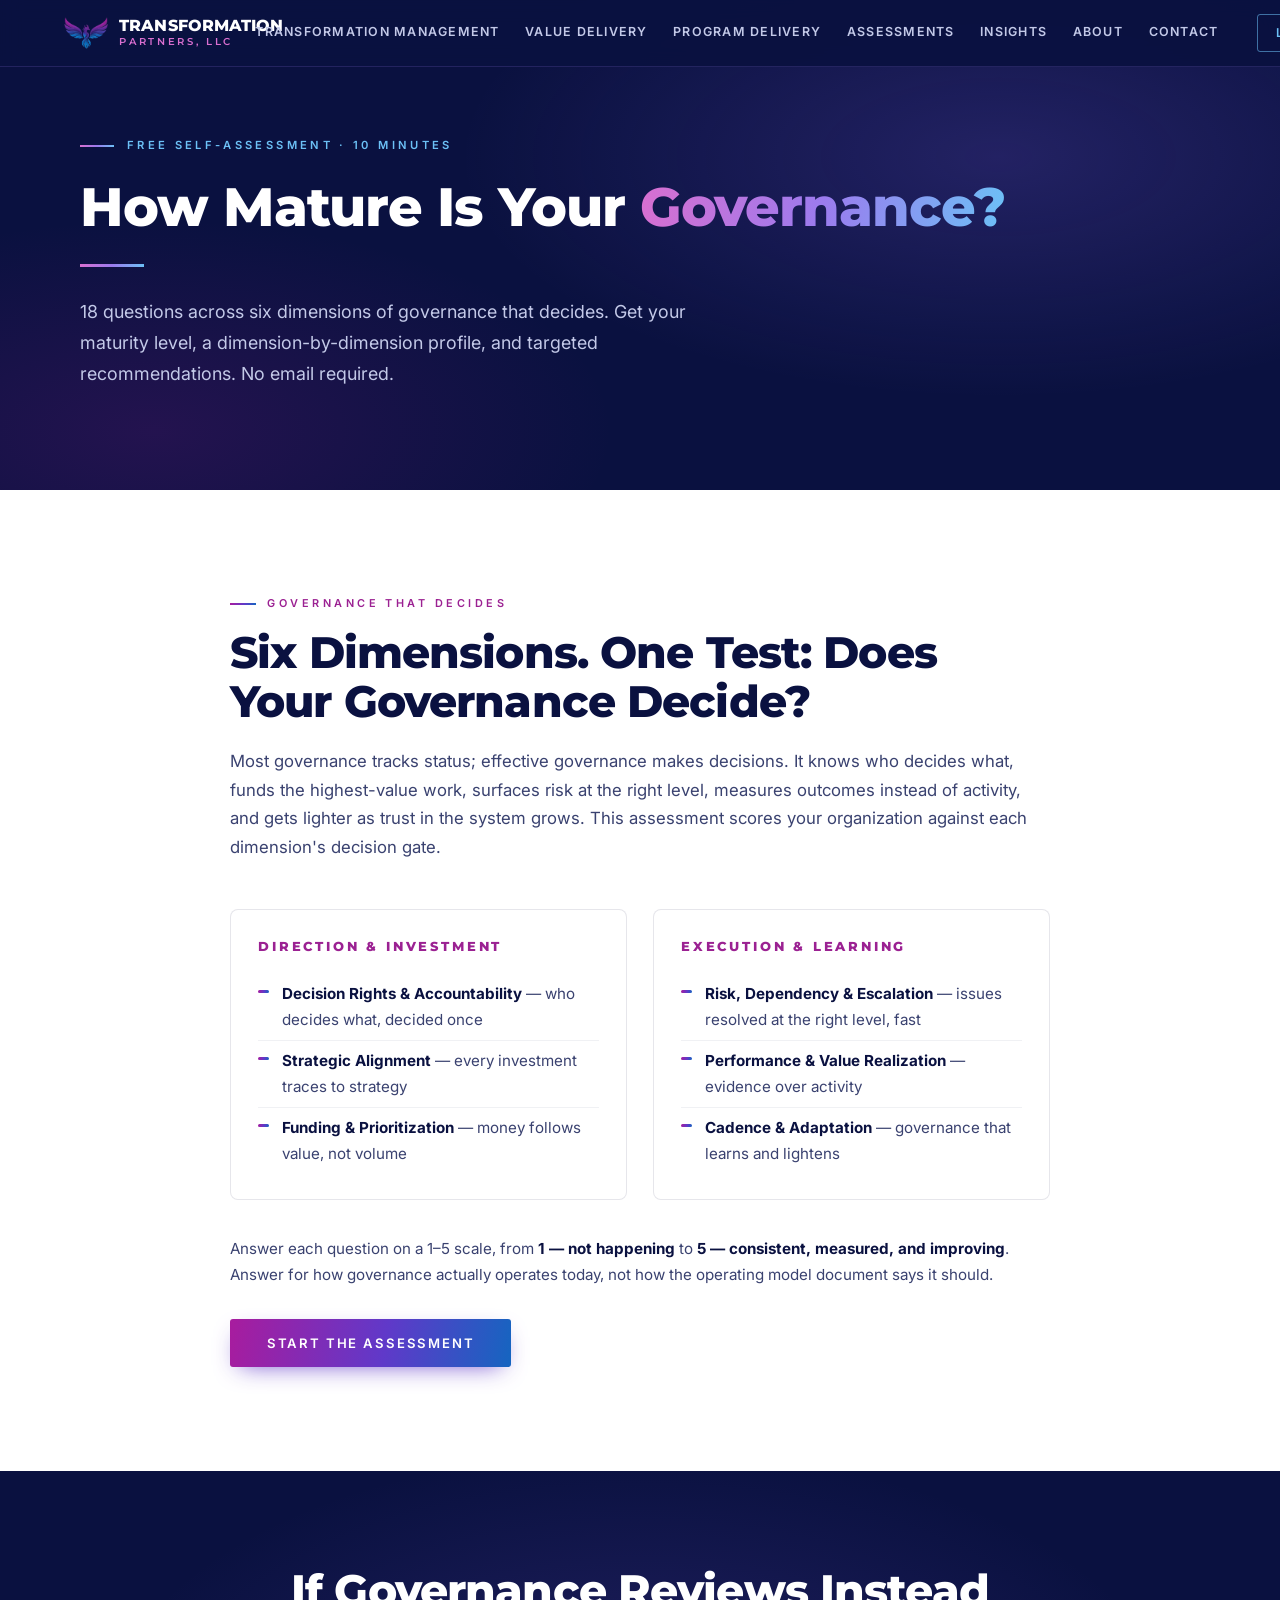
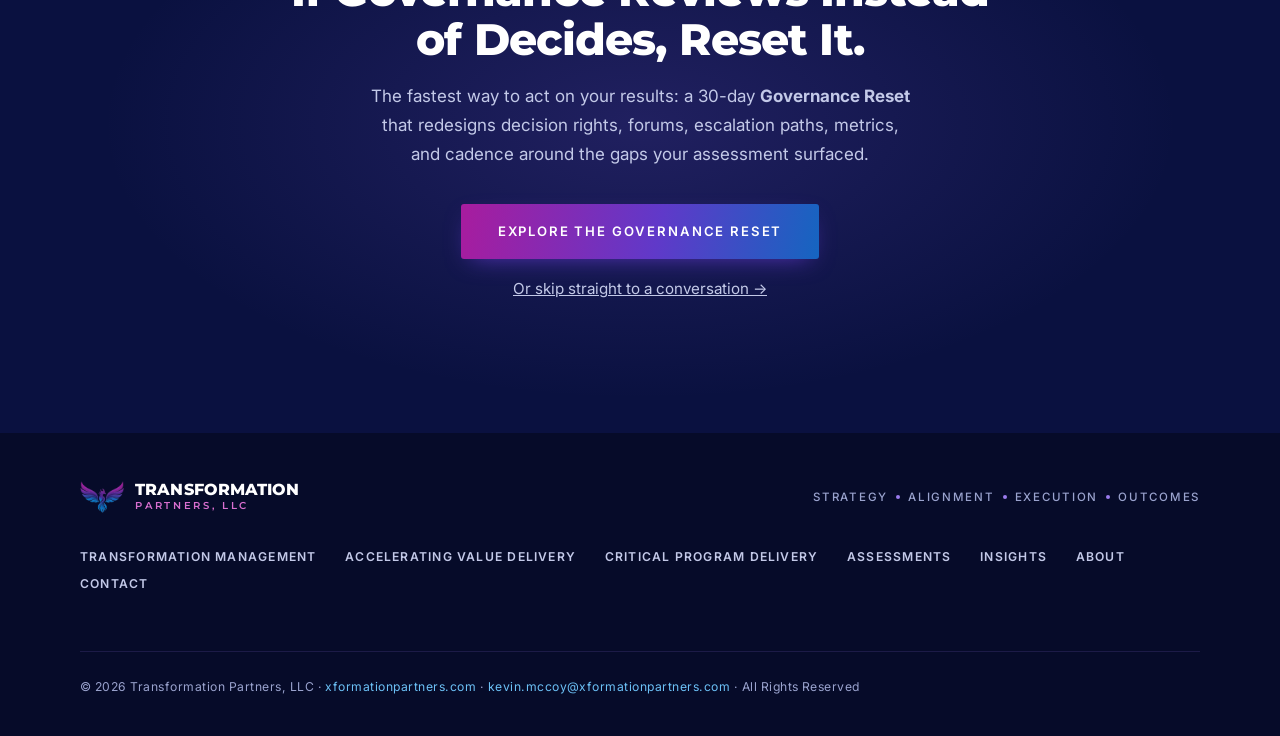
<file: governance-maturity-assessment.html>
<!DOCTYPE html>
<html lang="en">
<head>
  <meta charset="utf-8">
  <meta name="viewport" content="width=device-width, initial-scale=1.0">
  <title>Governance Maturity Assessment — Transformation Partners, LLC</title>
  <meta name="description" content="Free 10-minute self-assessment of your transformation and portfolio governance. Score your organization across six governance dimensions and get tailored recommendations.">
  <meta name="theme-color" content="#0A1140">
  <link rel="canonical" href="https://xformationpartners.com/governance-maturity-assessment.html">
  <meta property="og:site_name" content="Transformation Partners, LLC">
  <meta property="og:type" content="website">
  <meta property="og:url" content="https://xformationpartners.com/governance-maturity-assessment.html">
  <meta property="og:title" content="How Mature Is Your Governance?">
  <meta property="og:description" content="A free 10-minute assessment across six dimensions of governance that decides — from decision rights to value realization.">
  <meta property="og:image" content="https://xformationpartners.com/assets/og-image.jpg">
  <meta name="twitter:card" content="summary_large_image">
  <meta name="twitter:title" content="How Mature Is Your Governance?">
  <meta name="twitter:description" content="Score your organization across six governance dimensions and get tailored recommendations.">
  <link rel="icon" type="image/png" sizes="32x32" href="assets/favicon-32.png">
  <link rel="apple-touch-icon" href="assets/apple-touch-icon.png">
  <link rel="icon" type="image/png" sizes="512x512" href="assets/icon-512.png">
  <link rel="preconnect" href="https://fonts.googleapis.com">
  <link rel="preconnect" href="https://fonts.gstatic.com" crossorigin>
  <link href="https://fonts.googleapis.com/css2?family=Inter:wght@400;500;600&family=Montserrat:wght@700;800&display=swap" rel="stylesheet">
  <link rel="stylesheet" href="assets/styles.css">
  <style>
    .assess-shell{max-width:820px;margin:0 auto}
    .assess-progress{display:flex;align-items:center;gap:1rem;margin-bottom:2.2rem}
    .assess-progress-track{flex:1;height:6px;background:rgba(10,17,64,.1);border-radius:3px;overflow:hidden}
    .assess-progress-fill{height:100%;width:0;background-image:var(--grad-deep);border-radius:3px;transition:width .35s}
    .assess-progress-label{font-size:.72rem;font-weight:600;letter-spacing:.14em;text-transform:uppercase;color:var(--body);white-space:nowrap}
    .assess-card{background:var(--white);border:1px solid rgba(10,17,64,.1);border-radius:8px;padding:2.4rem 2.2rem;box-shadow:0 14px 30px -22px rgba(10,17,64,.3)}
    .layer-eyebrow{font-size:.66rem;font-weight:600;letter-spacing:.3em;text-transform:uppercase;color:var(--magenta-ink);margin-bottom:.5rem}
    .layer-title{font-family:Montserrat,sans-serif;font-weight:800;font-size:1.6rem;letter-spacing:-.01em;color:var(--ink);margin-bottom:.4rem}
    .layer-gate{font-size:.95rem;color:var(--body);font-style:italic;margin-bottom:1.8rem}
    .q-block{margin-bottom:1.9rem;padding-bottom:1.9rem;border-bottom:1px solid rgba(10,17,64,.08)}
    .q-block:last-of-type{border-bottom:0;margin-bottom:.5rem;padding-bottom:0}
    .q-text{font-size:1.02rem;font-weight:600;color:var(--ink);margin-bottom:1rem;line-height:1.5}
    .q-scale{display:grid;grid-template-columns:repeat(5,1fr);gap:.5rem}
    .q-scale label{position:relative;cursor:pointer}
    .q-scale input{position:absolute;opacity:0;pointer-events:none}
    .q-scale .opt{display:flex;flex-direction:column;align-items:center;gap:.3rem;border:1.5px solid rgba(10,17,64,.16);border-radius:5px;padding:.65rem .3rem;text-align:center;transition:border-color .15s,background-color .15s,transform .15s;background:var(--paper)}
    .q-scale .opt .num{font-family:Montserrat,sans-serif;font-weight:800;font-size:1.05rem;color:var(--ink);line-height:1}
    .q-scale .opt .word{font-size:.62rem;font-weight:600;letter-spacing:.06em;text-transform:uppercase;color:var(--body);line-height:1.3}
    .q-scale label:hover .opt{border-color:rgba(91,59,196,.5)}
    .q-scale input:checked + .opt{border-color:var(--violet-ink);background:linear-gradient(100deg,rgba(168,28,158,.08),rgba(96,57,201,.1),rgba(21,101,192,.08));transform:translateY(-2px)}
    .q-scale input:checked + .opt .num{color:var(--violet-ink)}
    .q-scale input:focus-visible + .opt{outline:3px solid var(--blue);outline-offset:2px}
    .assess-nav-row{display:flex;justify-content:space-between;align-items:center;gap:1rem;margin-top:2.2rem}
    .assess-err{display:none;color:var(--magenta-ink);font-size:.85rem;font-weight:600;margin-top:1.2rem}
    .assess-err.show{display:block}
    .btn.small{padding:.85rem 1.9rem;font-size:.76rem}
    .btn-ghost.small{padding:.85rem 1.9rem;font-size:.76rem}
    .step-hidden{display:none}
    /* Intro dimension grid */
    .fn-groups{display:grid;grid-template-columns:1fr 1fr;gap:1.6rem;margin:2.4rem 0 2.2rem}
    .fn-group{background:var(--white);border:1px solid rgba(10,17,64,.1);border-radius:8px;padding:1.6rem 1.7rem}
    .fn-group h4{font-family:Montserrat,sans-serif;font-weight:800;font-size:.8rem;letter-spacing:.22em;text-transform:uppercase;color:var(--magenta-ink);margin-bottom:1rem}
    .fn-group ul{list-style:none;margin:0;padding:0}
    .fn-group li{position:relative;padding:.45rem 0 .45rem 1.5rem;font-size:.95rem;color:var(--body);border-bottom:1px solid rgba(10,17,64,.06)}
    .fn-group li:last-child{border-bottom:0}
    .fn-group li strong{color:var(--ink)}
    .fn-group li::before{content:"";position:absolute;left:0;top:1rem;width:.7rem;height:.2rem;background-image:var(--grad-deep);border-radius:2px}
    @media (max-width:700px){.fn-groups{grid-template-columns:1fr}}
    /* Results */
    .result-head{text-align:center;margin-bottom:2.4rem}
    .result-level{font-family:Montserrat,sans-serif;font-weight:800;font-size:clamp(2rem,4.5vw,3rem);letter-spacing:-.02em;color:var(--ink);line-height:1.1}
    @supports (background-clip:text) or (-webkit-background-clip:text){
      .result-level{background-image:var(--grad-deep);-webkit-background-clip:text;background-clip:text;color:transparent}
    }
    .result-score{font-size:.8rem;font-weight:600;letter-spacing:.2em;text-transform:uppercase;color:var(--body);margin-top:.6rem}
    .result-desc{max-width:600px;margin:1.2rem auto 0;font-size:1.02rem;color:var(--body)}
    .result-grid2{display:grid;grid-template-columns:1fr 1fr;gap:2.4rem;align-items:start;margin-top:1rem}
    .radar-wrap{background:var(--navy-card);border:1px solid rgba(155,123,238,.25);border-radius:8px;padding:1.4rem}
    .radar-wrap figcaption{margin-top:.8rem;font-size:.72rem;color:var(--on-dark);text-transform:uppercase;letter-spacing:.14em;text-align:center}
    .layer-bars{display:flex;flex-direction:column;gap:.85rem}
    .layer-bar-row{display:grid;grid-template-columns:130px 1fr 34px;align-items:center;gap:.8rem}
    .layer-bar-name{font-size:.72rem;font-weight:600;letter-spacing:.08em;text-transform:uppercase;color:var(--ink);line-height:1.3}
    .layer-bar-track{height:8px;background:rgba(10,17,64,.1);border-radius:4px;overflow:hidden}
    .layer-bar-fill{height:100%;background-image:var(--grad-deep);border-radius:4px;transition:width .8s ease}
    .layer-bar-val{font-family:Montserrat,sans-serif;font-weight:800;font-size:.9rem;color:var(--ink);text-align:right}
    .rec-list{margin-top:3rem}
    .rec-card{background:var(--white);border:1px solid rgba(10,17,64,.1);border-left:4px solid;border-image:var(--grad-deep) 1;border-radius:0 6px 6px 0;padding:1.6rem 1.7rem;margin-bottom:1.1rem}
    .rec-card h4{font-family:Montserrat,sans-serif;font-weight:700;font-size:1.02rem;color:var(--ink);margin-bottom:.4rem}
    .rec-card .rec-score{font-size:.68rem;font-weight:600;letter-spacing:.18em;text-transform:uppercase;color:var(--magenta-ink);margin-bottom:.5rem}
    .rec-card p{font-size:.93rem;color:var(--body);line-height:1.65}
    .result-actions{text-align:center;margin-top:3rem;display:flex;flex-wrap:wrap;gap:1rem;justify-content:center}
    /* Soft gate */
    .gate-card{background:var(--navy-card);border:1px solid rgba(155,123,238,.25);border-radius:8px;padding:2.2rem 2rem;margin-top:3rem;text-align:center}
    .gate-card h3{font-family:Montserrat,sans-serif;font-weight:800;font-size:1.3rem;color:var(--white);margin-bottom:.6rem}
    .gate-card > p{color:var(--on-dark);max-width:560px;margin:0 auto 1.6rem;font-size:.95rem}
    .gate-note{grid-column:1 / -1;margin-top:.4rem;font-size:.78rem;color:var(--muted-dark)}
    .gate-banner{display:none;background:linear-gradient(100deg,rgba(168,28,158,.08),rgba(96,57,201,.1),rgba(21,101,192,.08));border:1px solid rgba(91,59,196,.3);border-radius:8px;padding:1rem 1.4rem;margin-bottom:2rem;font-weight:600;color:var(--ink)}
    .gate-banner.show{display:block}
    @media (max-width:760px){
      .result-grid2{grid-template-columns:1fr}
      .assess-card{padding:1.8rem 1.4rem}
      .q-scale{gap:.35rem}
      .q-scale .opt .word{display:none}
      .layer-bar-row{grid-template-columns:104px 1fr 30px}
    }
    @media print{
      nav,footer,.assess-nav-row,.result-actions,#assess-cta{display:none!important}
      .page-hero{padding:2rem 5vw}
    }
  </style>
</head>
<body>
<a class="skip-link" href="#main">Skip to content</a>
<nav>
    <a href="index.html" class="brand" aria-label="Transformation Partners, LLC — home">
      <img src="assets/phoenix.png" alt="" class="brand-mark" width="460" height="336">
      <span>
        <span class="brand-name">TRANSFORMATION</span>
        <span class="brand-sub">PARTNERS, LLC</span>
      </span>
    </a>
    <button class="nav-toggle" aria-label="Menu" aria-expanded="false" aria-controls="site-menu">
      <span></span><span></span><span></span>
    </button>
    <div class="nav-links" id="site-menu">
      <a href="tmo.html">Transformation Management</a>
      <a href="accelerating-value-delivery.html">Value Delivery</a>
      <a href="critical-program-delivery.html">Program Delivery</a>
      <a href="assessments.html">Assessments</a>
      <a href="insights.html">Insights</a>
      <a href="about.html">About</a>
      <a href="index.html#contact">Contact</a>
    </div>
    <a href="index.html#contact" class="nav-cta">Let's Talk</a>
  </nav>
<main id="main">

  <section class="page-hero">
    <div class="hero-glow" aria-hidden="true"></div>
    <div class="hero-inner">
      <p class="eyebrow">Free Self-Assessment · 10 Minutes</p>
      <h1>How Mature Is Your <span class="accent">Governance?</span></h1>
      <div class="hero-rule"></div>
      <p class="hero-sub">18 questions across six dimensions of governance that decides. Get your maturity level, a dimension-by-dimension profile, and targeted recommendations. No email required.</p>
    </div>
  </section>

  <section class="svc-section" id="assessment">
    <div class="wrap assess-shell">

      <div class="gate-banner" id="gate-banner" role="status">Thanks &mdash; your report request is in. We'll follow up personally, usually within one business day.</div>

      <!-- Intro step -->
      <div id="step-intro">
        <p class="label">Governance That Decides</p>
        <h2>Six Dimensions. One Test: Does Your Governance Decide?</h2>
        <p class="intro" style="max-width:none">Most governance tracks status; effective governance makes decisions. It knows who decides what, funds the highest-value work, surfaces risk at the right level, measures outcomes instead of activity, and gets lighter as trust in the system grows. This assessment scores your organization against each dimension's decision gate.</p>
        <div class="fn-groups">
          <div class="fn-group">
            <h4>Direction &amp; Investment</h4>
            <ul>
              <li><strong>Decision Rights &amp; Accountability</strong> — who decides what, decided once</li>
              <li><strong>Strategic Alignment</strong> — every investment traces to strategy</li>
              <li><strong>Funding &amp; Prioritization</strong> — money follows value, not volume</li>
            </ul>
          </div>
          <div class="fn-group">
            <h4>Execution &amp; Learning</h4>
            <ul>
              <li><strong>Risk, Dependency &amp; Escalation</strong> — issues resolved at the right level, fast</li>
              <li><strong>Performance &amp; Value Realization</strong> — evidence over activity</li>
              <li><strong>Cadence &amp; Adaptation</strong> — governance that learns and lightens</li>
            </ul>
          </div>
        </div>
        <p style="font-size:.95rem;margin-bottom:2rem">Answer each question on a 1&ndash;5 scale, from <strong style="color:var(--ink)">1 &mdash; not happening</strong> to <strong style="color:var(--ink)">5 &mdash; consistent, measured, and improving</strong>. Answer for how governance actually operates today, not how the operating model document says it should.</p>
        <button class="btn" id="btn-start" type="button">Start the Assessment</button>
      </div>

      <!-- Question steps (rendered by JS) -->
      <div id="step-questions" class="step-hidden">
        <div class="assess-progress" aria-hidden="true">
          <div class="assess-progress-track"><div class="assess-progress-fill" id="progress-fill"></div></div>
          <span class="assess-progress-label" id="progress-label">Dimension 1 of 6</span>
        </div>
        <div class="assess-card" id="question-card" aria-live="polite"></div>
        <p class="assess-err" id="assess-err" role="alert">Please answer all three questions before continuing.</p>
        <div class="assess-nav-row">
          <button class="btn-ghost small" id="btn-back" type="button">&larr; Back</button>
          <button class="btn small" id="btn-next" type="button">Next &rarr;</button>
        </div>
      </div>

      <!-- Results step -->
      <div id="step-results" class="step-hidden">
        <div class="result-head">
          <p class="label" style="justify-content:center">Your Results</p>
          <div class="result-level" id="result-level">Defined</div>
          <p class="result-score" id="result-score">Overall Maturity: 3.2 / 5.0</p>
          <p class="result-desc" id="result-desc"></p>
        </div>
        <div class="result-grid2">
          <figure class="radar-wrap">
            <div id="radar-chart"></div>
            <figcaption>Maturity by Dimension</figcaption>
          </figure>
          <div>
            <h3 class="svc-h" style="margin-top:.2rem">Dimension Scores</h3>
            <div class="layer-bars" id="layer-bars"></div>
          </div>
        </div>
        <div class="rec-list" id="rec-list">
          <h3 class="svc-h">Where to Focus First</h3>
          <div id="rec-cards"></div>
        </div>
        <div class="gate-card">
          <h3>Get Your Full Report</h3>
          <p>Your results above aren't going anywhere. If you'd like a personalized read-out &mdash; what your scores mean, how they compare, and the first moves we'd recommend &mdash; send them over and we'll reply personally.</p>
          <form class="contact-form" action="https://formsubmit.co/kevin.mccoy@xformationpartners.com" method="POST">
            <input type="hidden" name="_subject" value="Governance Maturity Assessment report request — xformationpartners.com">
            <input type="hidden" name="_template" value="table">
            <input type="hidden" name="_next" value="https://xformationpartners.com/governance-maturity-assessment.html?report=sent#assessment">
            <input type="text" name="_honey" style="display:none" tabindex="-1" autocomplete="off">
            <input type="hidden" name="assessment" value="Governance Maturity">
            <input type="hidden" name="overall_score" id="gate-overall">
            <input type="hidden" name="maturity_level" id="gate-level">
            <input type="hidden" name="detail_scores" id="gate-detail">
            <div>
              <label for="gf-name">Name</label>
              <input id="gf-name" type="text" name="name" placeholder="Your name" required>
            </div>
            <div>
              <label for="gf-email">Email</label>
              <input id="gf-email" type="email" name="email" placeholder="you@company.com" required>
            </div>
            <div class="full">
              <label for="gf-company">Company</label>
              <input id="gf-company" type="text" name="company" placeholder="Organization (optional)">
            </div>
            <div class="form-actions">
              <button type="submit" class="btn">Send Me the Full Report</button>
            </div>
            <p class="gate-note">Your scores are included automatically. No newsletter, no spam &mdash; just a personal follow-up.</p>
          </form>
        </div>
        <div class="result-actions">
          <a class="btn small" href="index.html#contact">Discuss Your Results With Us</a>
          <a class="btn-ghost small" id="btn-email-results" href="#">Email Me My Results</a>
          <button class="btn-ghost small" id="btn-retake" type="button">Retake</button>
        </div>
      </div>

    </div>
  </section>

  <section class="cta-band" id="assess-cta">
    <div class="contact-glow" aria-hidden="true"></div>
    <div class="wrap" style="position:relative;z-index:1">
      <h2>If Governance Reviews Instead of Decides, Reset It.</h2>
      <p>The fastest way to act on your results: a 30-day <strong>Governance Reset</strong> that redesigns decision rights, forums, escalation paths, metrics, and cadence around the gaps your assessment surfaced.</p>
      <a href="index.html#offers" class="btn">Explore the Governance Reset</a>
      <p style="margin-top:1.1rem;font-size:.95rem"><a href="index.html#contact" style="color:var(--on-dark);text-decoration:underline">Or skip straight to a conversation &rarr;</a></p>
    </div>
  </section>

</main>
<footer>
    <div class="footer-inner">
      <a href="index.html" class="brand" aria-label="Transformation Partners, LLC — home">
        <img src="assets/phoenix.png" alt="" class="brand-mark" width="460" height="336">
        <span>
          <span class="brand-name">TRANSFORMATION</span>
          <span class="brand-sub">PARTNERS, LLC</span>
        </span>
      </a>
      <p class="footer-tagline">
        <span>Strategy</span><span class="dot" aria-hidden="true"></span>
        <span>Alignment</span><span class="dot" aria-hidden="true"></span>
        <span>Execution</span><span class="dot" aria-hidden="true"></span>
        <span>Outcomes</span>
      </p>
      <div class="footer-nav">
        <a href="tmo.html">Transformation Management</a>
        <a href="accelerating-value-delivery.html">Accelerating Value Delivery</a>
        <a href="critical-program-delivery.html">Critical Program Delivery</a>
        <a href="assessments.html">Assessments</a>
        <a href="insights.html">Insights</a>
        <a href="about.html">About</a>
        <a href="index.html#contact">Contact</a>
      </div>
      <p class="footer-legal">© 2026 Transformation Partners, LLC · <a href="https://xformationpartners.com">xformationpartners.com</a> · <a href="mailto:kevin.mccoy@xformationpartners.com">kevin.mccoy@xformationpartners.com</a> · All Rights Reserved</p>
    </div>
  </footer>
<script>
document.documentElement.classList.add('js');

/* ---------- Data ---------- */
const AREA_LABEL = "Dimension";
const PAGE_URL = "https://xformationpartners.com/governance-maturity-assessment.html";
const EMAIL_SUBJECT = "My Governance Maturity Assessment Results";
const EMAIL_INTRO = "My Governance Maturity Assessment results (xformationpartners.com):";

const LAYERS = [
  {
    name: "Decision Rights & Accountability", short: "Decision Rights",
    gate: "Does everyone know who decides what — and are decisions made once?",
    questions: [
      "Decision rights are explicit: for every significant decision type, it's clear who decides, who's consulted, and who's accountable for the outcome.",
      "Decisions are made once, at the right level, and stick — they aren't re-litigated in the next meeting or quietly reversed by escalation.",
      "Governance bodies have real authority and clear charters — they decide and unblock, rather than review and note."
    ],
    rec: "Map your top 15 recurring decision types and assign one accountable decider to each. Rewrite governance charters so every body exists to make specific decisions, not to receive updates. When a decision gets re-litigated, treat it as a defect in the system and fix the decision right, not just the decision."
  },
  {
    name: "Strategic Alignment", short: "Alignment",
    gate: "Does every investment trace to strategy?",
    questions: [
      "Every funded initiative traces to an explicit strategic objective, OKR, or business driver — and the trace is visible, not assumed.",
      "Leadership reviews the alignment of the portfolio to strategy on a regular cadence, and misaligned work is stopped or redirected.",
      "When strategy changes, the portfolio actually changes with it — priorities, funding, and roadmaps are re-cut, not just re-messaged."
    ],
    rec: "Build a visible line of sight from strategy to funded work: a simple traceability view linking each initiative to an objective and expected outcome. Then run a quarterly alignment review with one standing question — what are we funding that no longer traces? — and act on the answer."
  },
  {
    name: "Funding & Prioritization", short: "Funding",
    gate: "Does money follow value?",
    questions: [
      "Investments are prioritized with an explicit, economic model (e.g. WSJF, cost of delay, expected value) rather than by loudest voice or sunk cost.",
      "Funding is allocated to outcomes or value streams with the flexibility to move as evidence emerges — not locked into annual project budgets.",
      "Commitments are made against real capacity and known dependencies — governance says no, and the no sticks."
    ],
    rec: "Make prioritization economic and visible: adopt a scoring model, publish the ranked portfolio, and run a monthly funding review empowered to stop, defer, or redirect. The fastest way to find value is to stop funding work that no longer earns its place."
  },
  {
    name: "Risk, Dependency & Escalation", short: "Risk & Escalation",
    gate: "Are risks surfaced honestly and resolved at the right level, fast?",
    questions: [
      "Risks and cross-team dependencies are actively managed in one shared view — surfaced early, owned by name, and worked to closure.",
      "Escalation paths are fast and safe: teams raise problems early because doing so brings help, not blame.",
      "Status reporting is honest — red means red, and governance responds to bad news by unblocking rather than demanding better-looking slides."
    ],
    rec: "Stand up a single risk and dependency view across the portfolio with named owners and closure dates, and set an escalation SLA — any blocker unresolved at one level for more than a week moves up automatically. Then make it safe: the first executive response to a red status must be an offer of help."
  },
  {
    name: "Performance & Value Realization", short: "Value Realization",
    gate: "Do we measure outcomes, not activity?",
    questions: [
      "Every significant investment defines its expected outcomes and KPIs before funding — and they're specific enough to be tested later.",
      "Realized value is measured against the original case after delivery, and the results are reported honestly, even when they disappoint.",
      "Governance dashboards lead with outcomes and leading indicators — not milestone percentages and RAG-status theater."
    ],
    rec: "Require a testable outcome statement and KPI baseline before anything is funded, and schedule a value realization review 90 days after every major delivery. Rebuild the executive dashboard around outcomes achieved versus promised — one page, honest numbers, no activity metrics."
  },
  {
    name: "Cadence & Adaptation", short: "Cadence",
    gate: "Does governance learn and lighten over time?",
    questions: [
      "Governance runs on a predictable operating cadence — decision forums, portfolio reviews, and outcome reviews happen on rhythm, not by exception.",
      "The governance model itself is periodically retrospected and improved — gates, forums, and artifacts that don't earn their cost are changed or killed.",
      "Oversight is proportionate to risk and maturity: proven teams earn lighter-touch governance instead of everyone paying the same tax."
    ],
    rec: "Put governance itself on the improvement backlog: retrospect the operating cadence twice a year, measure the cost of every gate and forum against the decisions it produces, and define an earned-autonomy path so oversight lightens as teams demonstrate reliability. Governance should be a flywheel, not a brake."
  }
];

const SCALE = [
  {num:1, word:"Not at all"},
  {num:2, word:"Rarely"},
  {num:3, word:"Sometimes"},
  {num:4, word:"Usually"},
  {num:5, word:"Embedded"}
];

const LEVELS = [
  {min:0,   name:"Ad Hoc",     desc:"Governance is improvised: decisions are made by whoever shows up, funding follows history, and status substitutes for evidence. The upside: organizations at this stage often see the fastest gains — start with explicit decision rights and one honest portfolio review."},
  {min:1.8, name:"Emerging",   desc:"Structures exist — steering committees, gates, reports — but they review more than they decide. Value leaks between forums: decisions are re-litigated, risks surface late, and funding rarely moves. Focus on converting each body from status receiver to decision maker."},
  {min:2.6, name:"Defined",    desc:"The core governance model is in place and mostly followed. The gap now is evidence and teeth: outcomes are declared but rarely measured back, and saying no is still harder than saying slow down. Tighten the gates and close the value loop."},
  {min:3.4, name:"Managed",    desc:"Your governance runs on data, cadence, and clear decision rights, and money genuinely moves toward value. The frontier is adaptation: faster reallocation, honest value realization reviews, and oversight proportionate to demonstrated maturity."},
  {min:4.2, name:"Optimizing", desc:"You operate governance as a learning system — it decides quickly, measures honestly, and gets lighter as trust compounds. The work now is protecting it: sustaining the discipline through reorgs, leadership changes, and growth."}
];

/* ---------- State ---------- */
let current = 0;
const answers = LAYERS.map(l => l.questions.map(() => null));
const N = LAYERS.length;

/* ---------- Elements ---------- */
const $ = id => document.getElementById(id);
const stepIntro = $("step-intro"), stepQ = $("step-questions"), stepR = $("step-results");

/* ---------- Question rendering ---------- */
function renderLayer(){
  const layer = LAYERS[current];
  $("progress-fill").style.width = ((current) / N * 100) + "%";
  $("progress-label").textContent = AREA_LABEL + " " + (current+1) + " of " + N;
  let html = '<p class="layer-eyebrow">' + AREA_LABEL + ' ' + (current+1) + ' of ' + N + '</p>' +
    '<h3 class="layer-title">' + layer.name + '</h3>' +
    '<p class="layer-gate">Decision gate: &ldquo;' + layer.gate + '&rdquo;</p>';
  layer.questions.forEach((q, qi) => {
    html += '<div class="q-block"><p class="q-text" id="q-' + current + '-' + qi + '">' + q + '</p>' +
      '<div class="q-scale" role="radiogroup" aria-labelledby="q-' + current + '-' + qi + '">';
    SCALE.forEach(s => {
      const checked = answers[current][qi] === s.num ? " checked" : "";
      html += '<label><input type="radio" name="q' + qi + '" value="' + s.num + '"' + checked + '>' +
        '<span class="opt"><span class="num">' + s.num + '</span><span class="word">' + s.word + '</span></span></label>';
    });
    html += '</div></div>';
  });
  $("question-card").innerHTML = html;
  $("assess-err").classList.remove("show");
  $("btn-back").style.visibility = current === 0 ? "hidden" : "visible";
  $("btn-next").innerHTML = current === N - 1 ? "See My Results" : "Next &rarr;";
  $("question-card").querySelectorAll("input").forEach(inp => {
    inp.addEventListener("change", () => {
      answers[current][+inp.name.slice(1)] = +inp.value;
      $("assess-err").classList.remove("show");
    });
  });
  window.scrollTo({top: document.getElementById("assessment").offsetTop - 80, behavior: "smooth"});
}

/* ---------- Scoring & results ---------- */
function layerScores(){ return answers.map(a => a.reduce((x,y)=>x+y,0) / a.length); }

function levelFor(score){
  let lv = LEVELS[0];
  LEVELS.forEach(l => { if (score >= l.min) lv = l; });
  return lv;
}

function renderRadar(scores){
  const size = 340, cx = size/2, cy = size/2, R = 118;
  const pt = (i, r) => {
    const ang = -Math.PI/2 + i * 2*Math.PI/N;
    return [cx + r*Math.cos(ang), cy + r*Math.sin(ang)];
  };
  let svg = '<svg viewBox="0 0 ' + size + ' ' + size + '" xmlns="http://www.w3.org/2000/svg" role="img" aria-label="Radar chart of maturity scores across the six governance dimensions" style="width:100%;height:auto">';
  svg += '<defs><linearGradient id="rg" x1="0" y1="0" x2="1" y2="1">' +
         '<stop offset="0" stop-color="#D96FD0"/><stop offset=".5" stop-color="#9B7BEE"/><stop offset="1" stop-color="#6CC1F6"/></linearGradient></defs>';
  for (let ring = 1; ring <= 5; ring++){
    const pts = [];
    for (let i = 0; i < N; i++) pts.push(pt(i, R*ring/5).join(","));
    svg += '<polygon points="' + pts.join(" ") + '" fill="none" stroke="rgba(155,123,238,.28)" stroke-width="1"/>';
  }
  for (let i = 0; i < N; i++){
    const [x,y] = pt(i, R);
    svg += '<line x1="' + cx + '" y1="' + cy + '" x2="' + x + '" y2="' + y + '" stroke="rgba(155,123,238,.28)" stroke-width="1"/>';
  }
  const dp = [];
  for (let i = 0; i < N; i++) dp.push(pt(i, R*scores[i]/5).join(","));
  svg += '<polygon points="' + dp.join(" ") + '" fill="rgba(155,123,238,.3)" stroke="url(#rg)" stroke-width="2.5" stroke-linejoin="round"/>';
  for (let i = 0; i < N; i++){
    const [x,y] = pt(i, R*scores[i]/5);
    svg += '<circle cx="' + x + '" cy="' + y + '" r="4" fill="#6CC1F6"/>';
  }
  for (let i = 0; i < N; i++){
    const [x,y] = pt(i, R + 26);
    let anchor = "middle";
    if (x < cx - 12) anchor = "end"; else if (x > cx + 12) anchor = "start";
    svg += '<text x="' + x + '" y="' + (y+4) + '" text-anchor="' + anchor + '" font-family="Inter,sans-serif" font-size="11" font-weight="600" fill="#C3C9E8">' + LAYERS[i].short + '</text>';
  }
  svg += '</svg>';
  $("radar-chart").innerHTML = svg;
}

function showResults(){
  const scores = layerScores();
  const overall = scores.reduce((x,y)=>x+y,0)/N;
  const lv = levelFor(overall);
  $("result-level").textContent = lv.name;
  $("result-score").textContent = "Overall Maturity: " + overall.toFixed(1) + " / 5.0";
  $("result-desc").textContent = lv.desc;

  // Soft gate: include scores in the report request
  $("gate-overall").value = overall.toFixed(1) + " / 5.0";
  $("gate-level").value = lv.name;
  $("gate-detail").value = LAYERS.map((l,i)=>l.name + ": " + scores[i].toFixed(1)).join(" | ");
  renderRadar(scores);
  let bars = "";
  scores.forEach((s, i) => {
    bars += '<div class="layer-bar-row"><span class="layer-bar-name">' + LAYERS[i].short + '</span>' +
      '<div class="layer-bar-track"><div class="layer-bar-fill" style="width:' + (s/5*100) + '%"></div></div>' +
      '<span class="layer-bar-val">' + s.toFixed(1) + '</span></div>';
  });
  $("layer-bars").innerHTML = bars;
  const ranked = scores.map((s,i)=>({s,i})).sort((a,b)=>a.s-b.s).slice(0,3);
  let recs = "";
  ranked.forEach(r => {
    recs += '<div class="rec-card"><p class="rec-score">' + LAYERS[r.i].name + ' &middot; ' + r.s.toFixed(1) + ' / 5.0</p>' +
      '<h4>' + LAYERS[r.i].gate + '</h4><p>' + LAYERS[r.i].rec + '</p></div>';
  });
  $("rec-cards").innerHTML = recs;
  let body = EMAIL_INTRO + "%0D%0A%0D%0A" +
    "Overall: " + overall.toFixed(1) + " / 5.0 — " + lv.name + "%0D%0A%0D%0A";
  scores.forEach((s,i)=>{ body += LAYERS[i].name + ": " + s.toFixed(1) + "%0D%0A"; });
  body += "%0D%0ATake it yourself: " + PAGE_URL;
  $("btn-email-results").href = "mailto:?subject=" + encodeURIComponent(EMAIL_SUBJECT) + "&body=" + body;

  stepQ.classList.add("step-hidden");
  stepR.classList.remove("step-hidden");
  $("progress-fill").style.width = "100%";
  window.scrollTo({top: document.getElementById("assessment").offsetTop - 80, behavior: "smooth"});
}

/* ---------- Navigation ---------- */
$("btn-start").addEventListener("click", () => {
  stepIntro.classList.add("step-hidden");
  stepQ.classList.remove("step-hidden");
  renderLayer();
});
$("btn-next").addEventListener("click", () => {
  if (answers[current].some(a => a === null)){
    $("assess-err").classList.add("show");
    return;
  }
  if (current < N - 1){ current++; renderLayer(); }
  else showResults();
});
$("btn-back").addEventListener("click", () => {
  if (current > 0){ current--; renderLayer(); }
});
$("btn-retake").addEventListener("click", () => {
  current = 0;
  answers.forEach(a => a.fill(null));
  stepR.classList.add("step-hidden");
  stepQ.classList.remove("step-hidden");
  renderLayer();
});

/* ---------- Soft gate confirmation ---------- */
if (new URLSearchParams(window.location.search).has("report")) {
  $("gate-banner").classList.add("show");
}

/* ---------- Site nav (shared) ---------- */
const navToggle = document.querySelector('.nav-toggle'), siteMenu = document.getElementById('site-menu');
if (navToggle && siteMenu) {
  navToggle.addEventListener('click', () => {
    const open = siteMenu.classList.toggle('open');
    navToggle.setAttribute('aria-expanded', open);
  });
  siteMenu.querySelectorAll('a').forEach(a => a.addEventListener('click', () => {
    siteMenu.classList.remove('open');
    navToggle.setAttribute('aria-expanded', 'false');
  }));
}
</script>
</body>
</html>
</file>
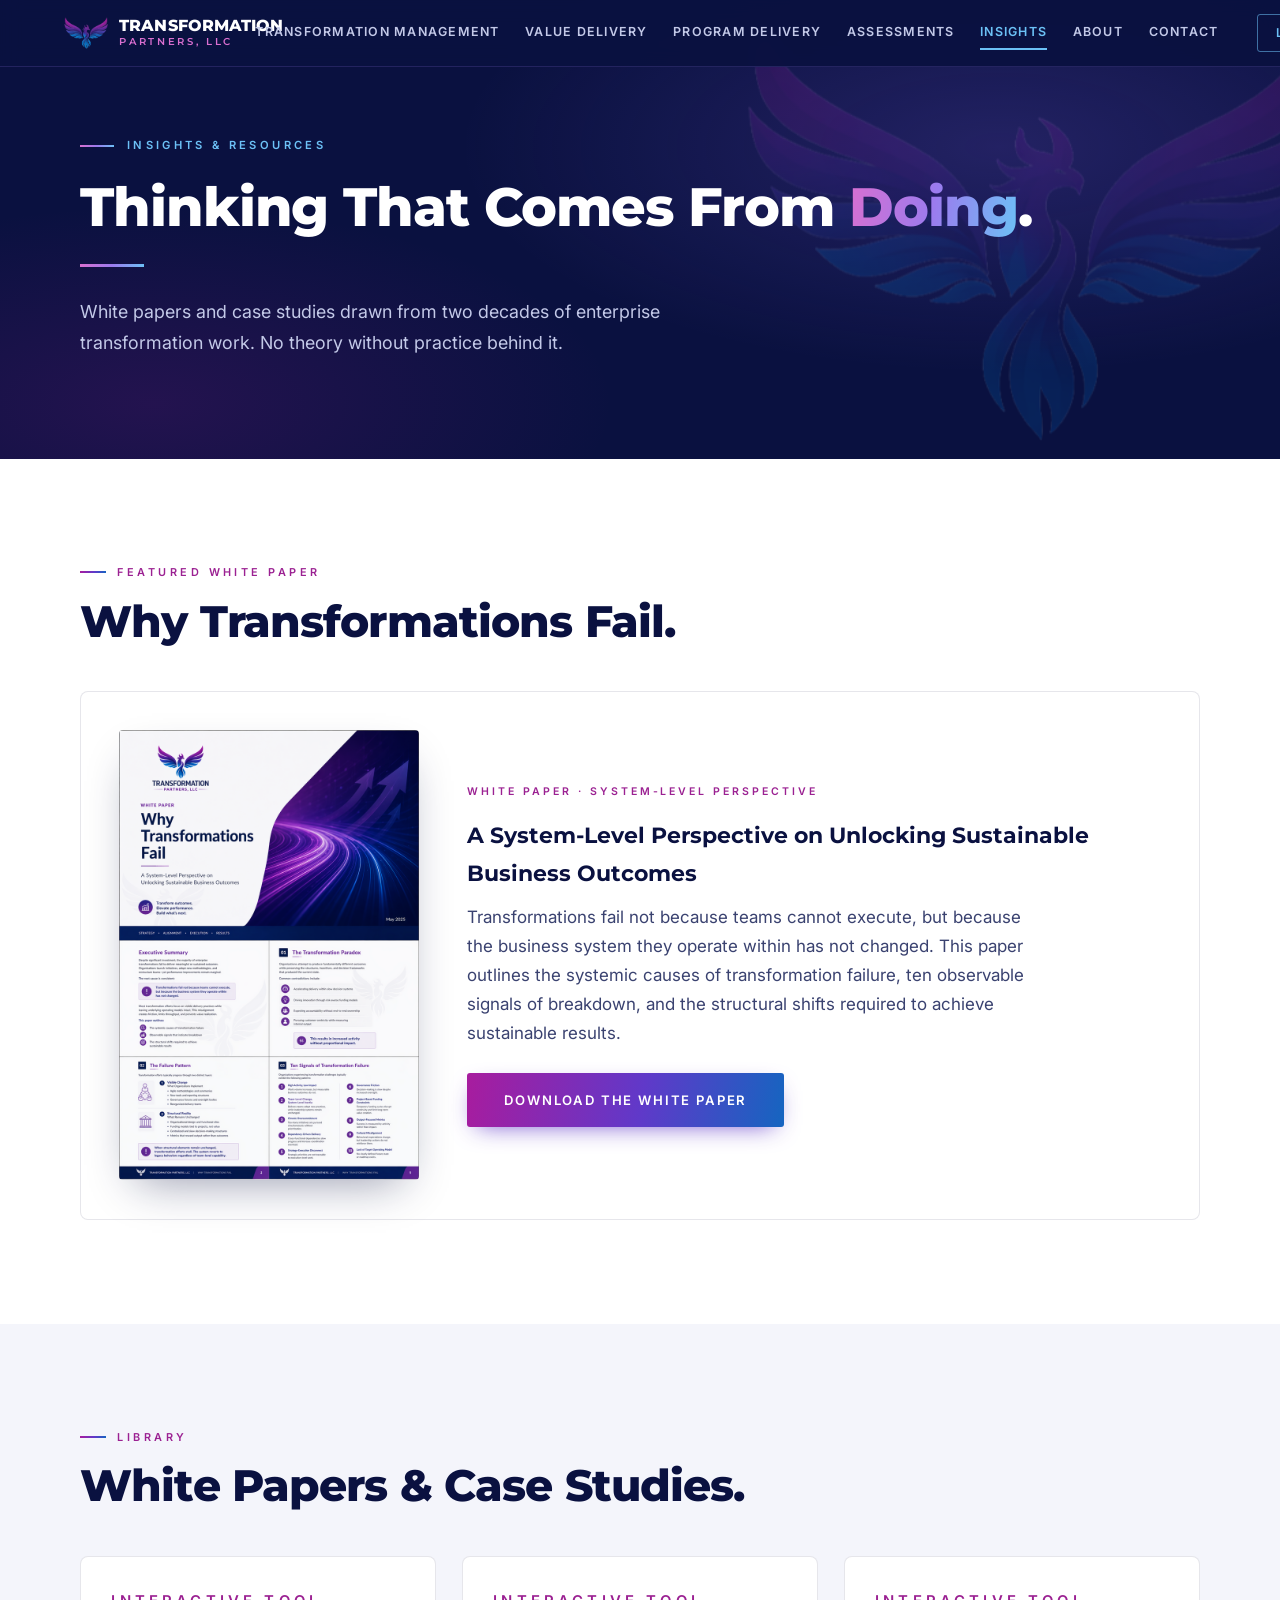
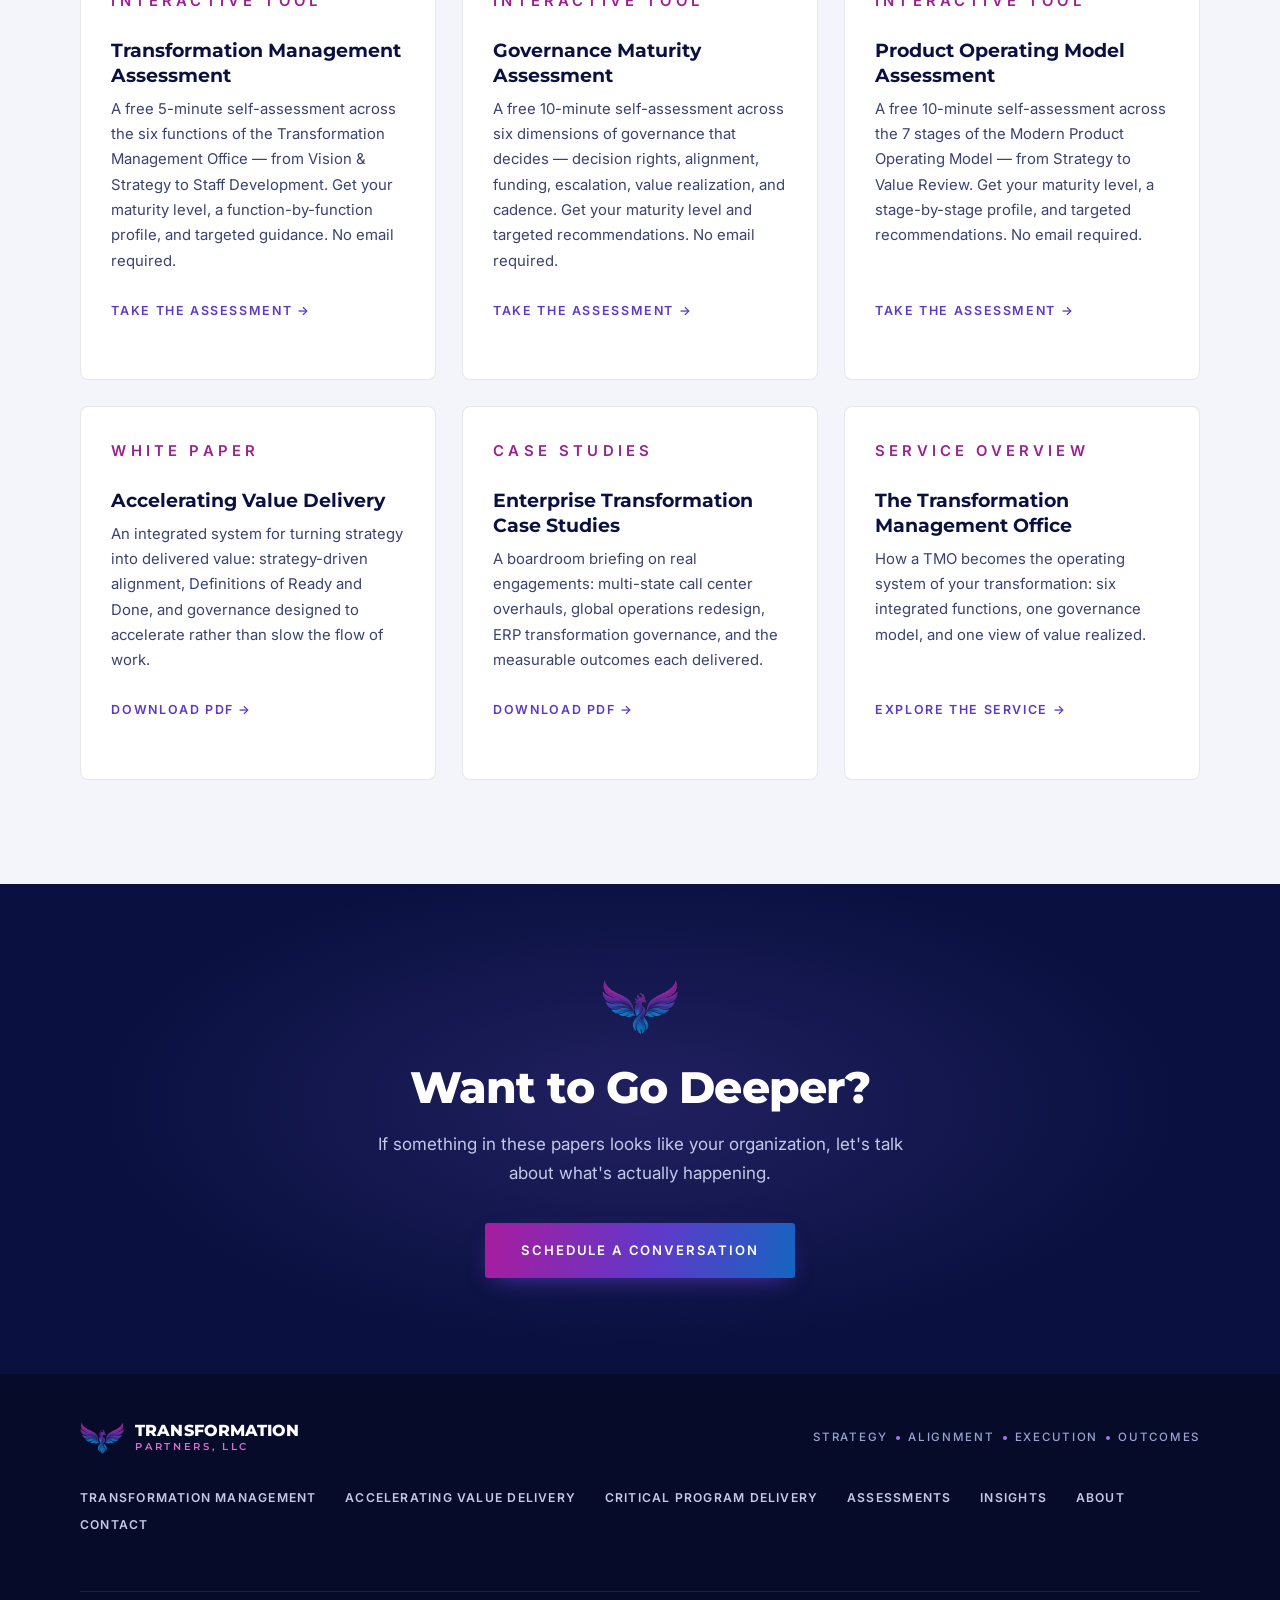
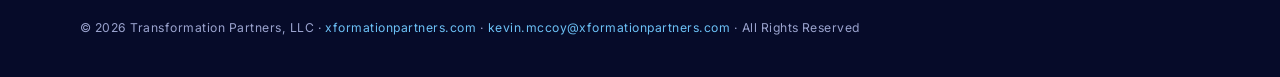
<file: insights.html>
<!DOCTYPE html>
<html lang="en">
<head>
  <meta charset="utf-8">
  <meta name="viewport" content="width=device-width, initial-scale=1.0">
  <title>Insights &amp; Resources — Transformation Partners, LLC</title>
  <meta name="description" content="White papers and case studies from Transformation Partners: why transformations fail, accelerating value delivery, and enterprise transformation case studies.">
  <meta name="theme-color" content="#0A1140">
  <link rel="canonical" href="https://xformationpartners.com/insights.html">
  <meta property="og:site_name" content="Transformation Partners, LLC">
  <meta property="og:type" content="website">
  <meta property="og:title" content="Insights &amp; Resources">
  <meta property="og:description" content="White papers and case studies on enterprise transformation, from the people who stay until the system works.">
  <link rel="icon" type="image/png" sizes="32x32" href="assets/favicon-32.png">
  <link rel="apple-touch-icon" href="assets/apple-touch-icon.png">
  <link rel="icon" type="image/png" sizes="512x512" href="assets/icon-512.png">
  <link rel="preconnect" href="https://fonts.googleapis.com">
  <link rel="preconnect" href="https://fonts.gstatic.com" crossorigin>
  <link href="https://fonts.googleapis.com/css2?family=Inter:wght@400;500;600&family=Montserrat:wght@700;800&display=swap" rel="stylesheet">
  <link rel="stylesheet" href="assets/styles.css">
</head>
<body>

  <a href="#main" class="skip-link">Skip to content</a>

  <nav>
    <a href="index.html" class="brand" aria-label="Transformation Partners, LLC — home">
      <img src="assets/phoenix.png" alt="" class="brand-mark" width="460" height="336">
      <span>
        <span class="brand-name">TRANSFORMATION</span>
        <span class="brand-sub">PARTNERS, LLC</span>
      </span>
    </a>
    <button class="nav-toggle" aria-label="Menu" aria-expanded="false" aria-controls="site-menu">
      <span></span><span></span><span></span>
    </button>
    <div class="nav-links" id="site-menu">
      <a href="tmo.html">Transformation Management</a>
      <a href="accelerating-value-delivery.html">Value Delivery</a>
      <a href="critical-program-delivery.html">Program Delivery</a>
      <a href="assessments.html">Assessments</a>
      <a href="insights.html" aria-current="page">Insights</a>
      <a href="about.html">About</a>
      <a href="index.html#contact">Contact</a>
    </div>
    <a href="index.html#contact" class="nav-cta">Let's Talk</a>
  </nav>

  <main id="main">

  <header class="page-hero">
    <div class="hero-glow" aria-hidden="true"></div>
    <img src="assets/phoenix.png" alt="" class="hero-phoenix" aria-hidden="true">
    <div class="hero-inner">
      <p class="eyebrow">Insights &amp; Resources</p>
      <h1>Thinking That Comes From <span class="accent">Doing</span>.</h1>
      <div class="hero-rule"></div>
      <p class="hero-sub">White papers and case studies drawn from two decades of enterprise transformation work. No theory without practice behind it.</p>
    </div>
  </header>

  <section class="svc-section">
    <div class="wrap">
      <p class="label">Featured White Paper</p>
      <h2>Why Transformations Fail.</h2>
      <div class="featured-paper reveal">
        <img src="assets/wtf-preview.png" alt="Cover of the Why Transformations Fail white paper" loading="lazy">
        <div>
          <p class="resource-type">White Paper · System-Level Perspective</p>
          <h3 style="font-family:Montserrat,sans-serif;font-weight:700;font-size:1.4rem;color:var(--ink);margin-bottom:.7rem">A System-Level Perspective on Unlocking Sustainable Business Outcomes</h3>
          <p style="margin-bottom:1.6rem;max-width:560px">Transformations fail not because teams cannot execute, but because the business system they operate within has not changed. This paper outlines the systemic causes of transformation failure, ten observable signals of breakdown, and the structural shifts required to achieve sustainable results.</p>
          <a href="download-why-transformations-fail.html" class="btn">Download the White Paper</a>
        </div>
      </div>
    </div>
  </section>

  <section class="svc-section alt">
    <div class="wrap">
      <p class="label">Library</p>
      <h2>White Papers &amp; Case Studies.</h2>
      <div class="resource-grid reveal">
        <div class="resource-card">
          <p class="resource-type">Interactive Tool</p>
          <h3>Transformation Management Assessment</h3>
          <p>A free 5-minute self-assessment across the six functions of the Transformation Management Office — from Vision &amp; Strategy to Staff Development. Get your maturity level, a function-by-function profile, and targeted guidance. No email required.</p>
          <p class="resource-cta"><a href="tmo-assessment.html">Take the Assessment →</a></p>
        </div>
        <div class="resource-card">
          <p class="resource-type">Interactive Tool</p>
          <h3>Governance Maturity Assessment</h3>
          <p>A free 10-minute self-assessment across six dimensions of governance that decides — decision rights, alignment, funding, escalation, value realization, and cadence. Get your maturity level and targeted recommendations. No email required.</p>
          <p class="resource-cta"><a href="governance-maturity-assessment.html">Take the Assessment →</a></p>
        </div>
        <div class="resource-card">
          <p class="resource-type">Interactive Tool</p>
          <h3>Product Operating Model Assessment</h3>
          <p>A free 10-minute self-assessment across the 7 stages of the Modern Product Operating Model — from Strategy to Value Review. Get your maturity level, a stage-by-stage profile, and targeted recommendations. No email required.</p>
          <p class="resource-cta"><a href="product-operating-model-assessment.html">Take the Assessment →</a></p>
        </div>
        <div class="resource-card">
          <p class="resource-type">White Paper</p>
          <h3>Accelerating Value Delivery</h3>
          <p>An integrated system for turning strategy into delivered value: strategy-driven alignment, Definitions of Ready and Done, and governance designed to accelerate rather than slow the flow of work.</p>
          <p class="resource-cta"><a href="assets/accelerating-value-delivery-whitepaper.pdf">Download PDF →</a></p>
        </div>
        <div class="resource-card">
          <p class="resource-type">Case Studies</p>
          <h3>Enterprise Transformation Case Studies</h3>
          <p>A boardroom briefing on real engagements: multi-state call center overhauls, global operations redesign, ERP transformation governance, and the measurable outcomes each delivered.</p>
          <p class="resource-cta"><a href="assets/transformation-case-studies.pdf">Download PDF →</a></p>
        </div>
        <div class="resource-card">
          <p class="resource-type">Service Overview</p>
          <h3>The Transformation Management Office</h3>
          <p>How a TMO becomes the operating system of your transformation: six integrated functions, one governance model, and one view of value realized.</p>
          <p class="resource-cta"><a href="tmo.html">Explore the Service →</a></p>
        </div>
      </div>
    </div>
  </section>

  <section class="cta-band">
    <div class="contact-glow" aria-hidden="true"></div>
    <div class="wrap" style="position:relative;z-index:1">
      <img src="assets/phoenix.png" alt="" class="contact-phoenix" aria-hidden="true">
      <h2>Want to Go Deeper?</h2>
      <p>If something in these papers looks like your organization, let's talk about what's actually happening.</p>
      <a href="index.html#contact" class="btn">Schedule a Conversation</a>
    </div>
  </section>

  </main>

  <footer>
    <div class="footer-inner">
      <a href="index.html" class="brand" aria-label="Transformation Partners, LLC — home">
        <img src="assets/phoenix.png" alt="" class="brand-mark" width="460" height="336">
        <span>
          <span class="brand-name">TRANSFORMATION</span>
          <span class="brand-sub">PARTNERS, LLC</span>
        </span>
      </a>
      <p class="footer-tagline">
        <span>Strategy</span><span class="dot" aria-hidden="true"></span>
        <span>Alignment</span><span class="dot" aria-hidden="true"></span>
        <span>Execution</span><span class="dot" aria-hidden="true"></span>
        <span>Outcomes</span>
      </p>
      <div class="footer-nav">
        <a href="tmo.html">Transformation Management</a>
        <a href="accelerating-value-delivery.html">Accelerating Value Delivery</a>
        <a href="critical-program-delivery.html">Critical Program Delivery</a>
        <a href="assessments.html">Assessments</a>
        <a href="insights.html">Insights</a>
        <a href="about.html">About</a>
        <a href="index.html#contact">Contact</a>
      </div>
      <p class="footer-legal">© 2026 Transformation Partners, LLC · <a href="https://xformationpartners.com">xformationpartners.com</a> · <a href="mailto:kevin.mccoy@xformationpartners.com">kevin.mccoy@xformationpartners.com</a> · All Rights Reserved</p>
    </div>
  </footer>

  <script>
    document.documentElement.classList.add('js');
    const obs = new IntersectionObserver((entries) => {
      entries.forEach(e => { if (e.isIntersecting) { e.target.classList.add('visible'); obs.unobserve(e.target); } });
    }, { threshold: 0.12 });
    document.querySelectorAll('.reveal').forEach(el => obs.observe(el));
    const navToggle = document.querySelector('.nav-toggle'), siteMenu = document.getElementById('site-menu');
    if (navToggle && siteMenu) {
      navToggle.addEventListener('click', () => {
        const open = siteMenu.classList.toggle('open');
        navToggle.setAttribute('aria-expanded', open);
      });
      siteMenu.querySelectorAll('a').forEach(a => a.addEventListener('click', () => {
        siteMenu.classList.remove('open');
        navToggle.setAttribute('aria-expanded', 'false');
      }));
    }
  </script>

</body>
</html>
</file>
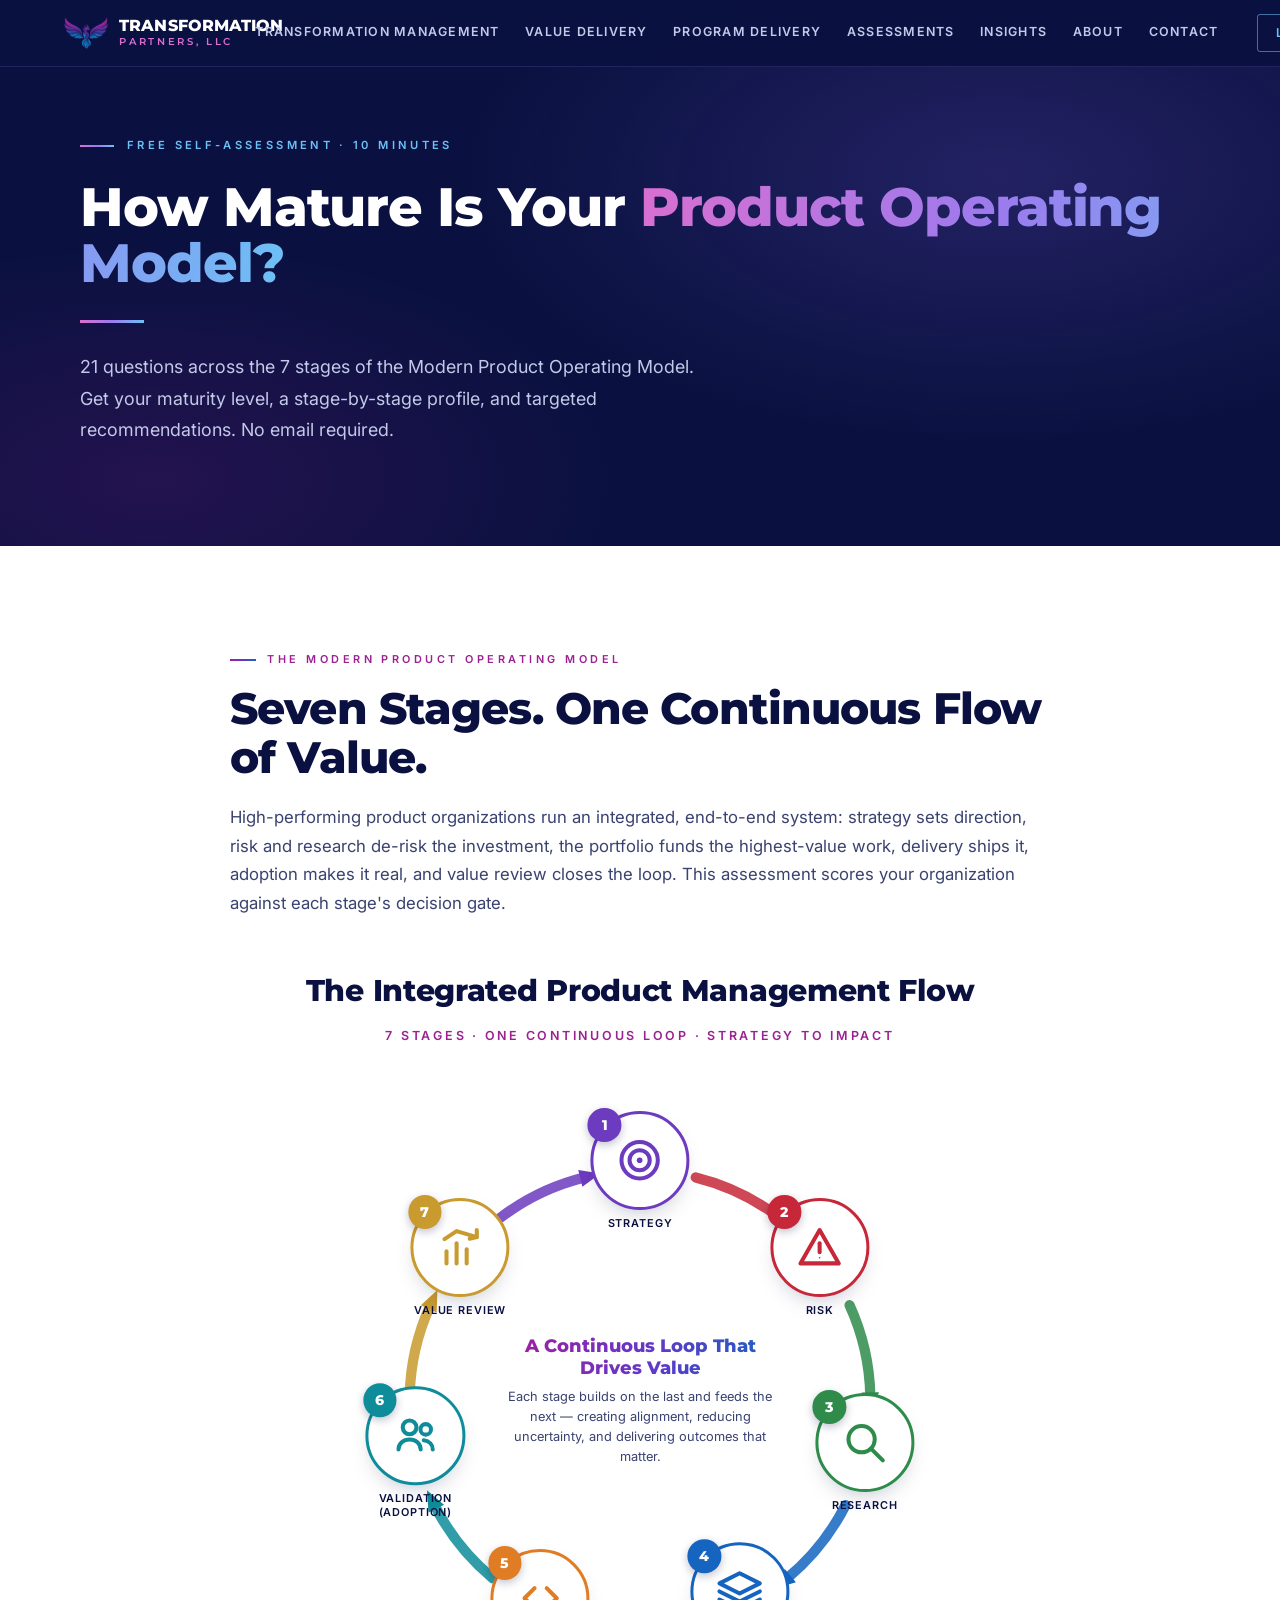
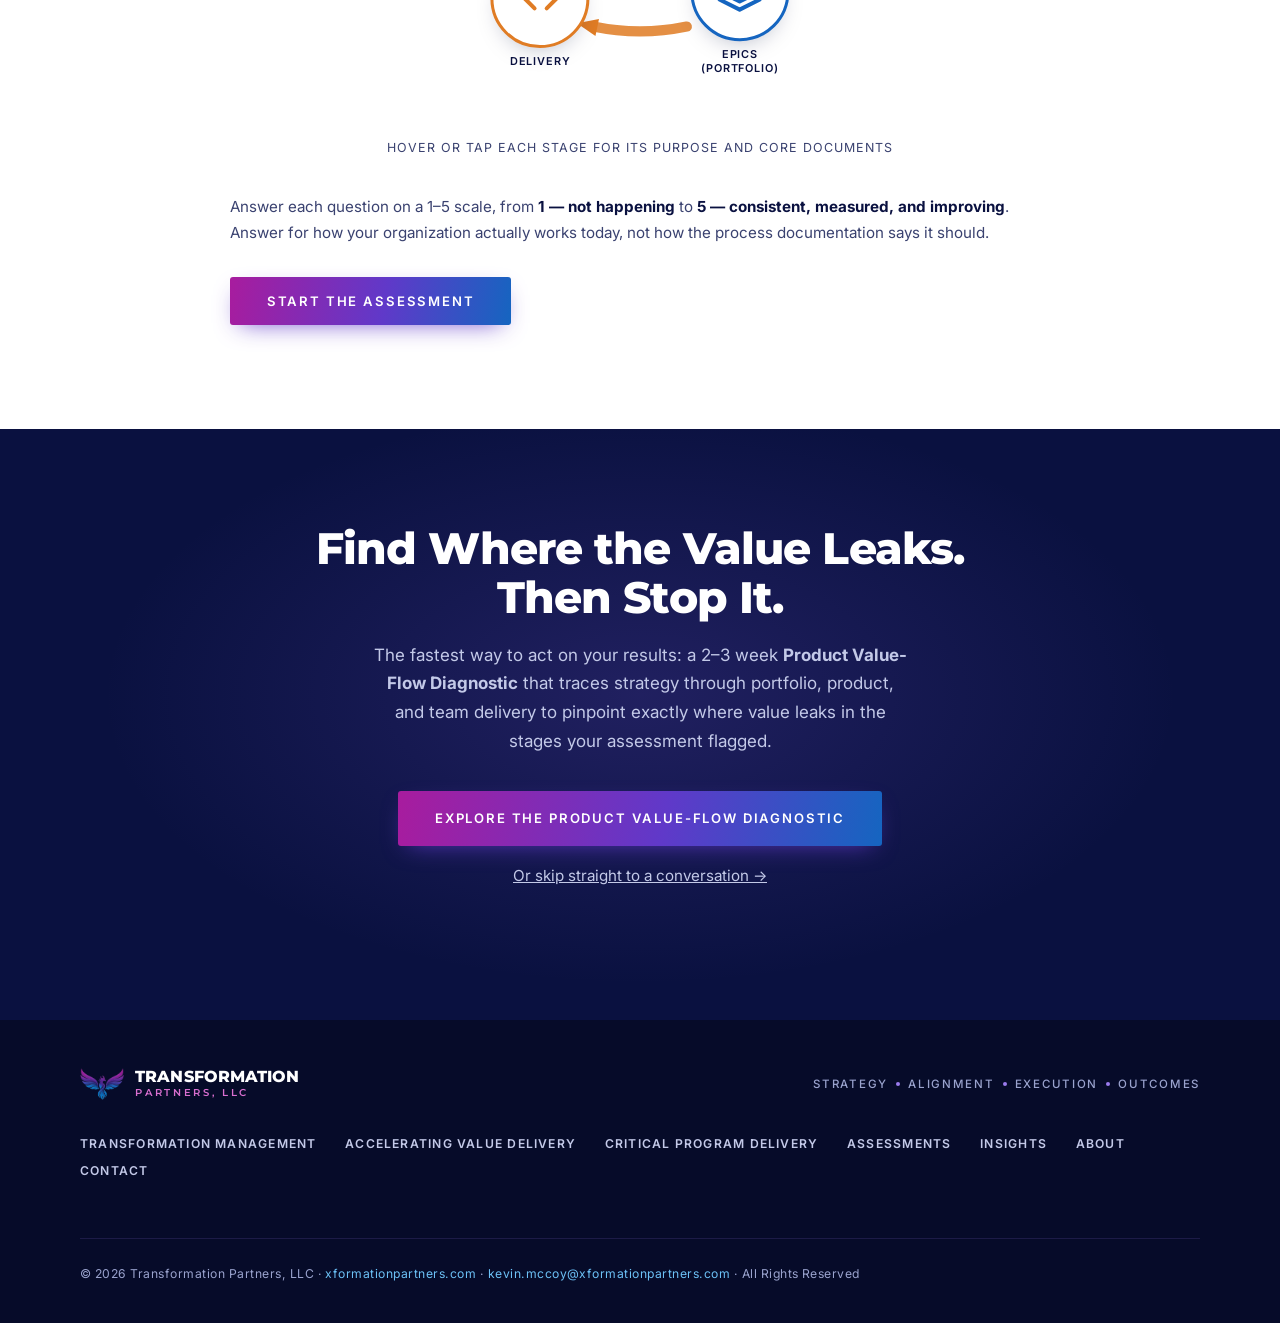
<file: product-operating-model-assessment.html>
<!DOCTYPE html>
<html lang="en">
<head>
  <meta charset="utf-8">
  <meta name="viewport" content="width=device-width, initial-scale=1.0">
  <title>Product Operating Model Assessment — Transformation Partners, LLC</title>
  <meta name="description" content="Free 10-minute self-assessment of your product operating model. Score your organization across the 7 operating stages, from Strategy to Value Review, and get tailored recommendations.">
  <meta name="theme-color" content="#0A1140">
  <link rel="canonical" href="https://xformationpartners.com/product-operating-model-assessment.html">
  <meta property="og:site_name" content="Transformation Partners, LLC">
  <meta property="og:type" content="website">
  <meta property="og:url" content="https://xformationpartners.com/product-operating-model-assessment.html">
  <meta property="og:title" content="How Mature Is Your Product Operating Model?">
  <meta property="og:description" content="A free 10-minute assessment across the 7 stages of the Modern Product Operating Model — Strategy, Risk, Research, Portfolio, Delivery, Adoption, and Value Review.">
  <meta property="og:image" content="https://xformationpartners.com/assets/og-image.jpg">
  <meta name="twitter:card" content="summary_large_image">
  <meta name="twitter:title" content="How Mature Is Your Product Operating Model?">
  <meta name="twitter:description" content="Score your organization across the 7 operating stages and get tailored recommendations.">
  <link rel="icon" type="image/png" sizes="32x32" href="assets/favicon-32.png">
  <link rel="apple-touch-icon" href="assets/apple-touch-icon.png">
  <link rel="icon" type="image/png" sizes="512x512" href="assets/icon-512.png">
  <link rel="preconnect" href="https://fonts.googleapis.com">
  <link rel="preconnect" href="https://fonts.gstatic.com" crossorigin>
  <link href="https://fonts.googleapis.com/css2?family=Inter:wght@400;500;600&family=Montserrat:wght@700;800&display=swap" rel="stylesheet">
  <link rel="stylesheet" href="assets/styles.css">
  <style>
    /* Assessment-specific styles */
    .assess-shell{max-width:820px;margin:0 auto}
    .assess-progress{display:flex;align-items:center;gap:1rem;margin-bottom:2.2rem}
    .assess-progress-track{flex:1;height:6px;background:rgba(10,17,64,.1);border-radius:3px;overflow:hidden}
    .assess-progress-fill{height:100%;width:0;background-image:var(--grad-deep);border-radius:3px;transition:width .35s}
    .assess-progress-label{font-size:.72rem;font-weight:600;letter-spacing:.14em;text-transform:uppercase;color:var(--body);white-space:nowrap}
    .assess-card{background:var(--white);border:1px solid rgba(10,17,64,.1);border-radius:8px;padding:2.4rem 2.2rem;box-shadow:0 14px 30px -22px rgba(10,17,64,.3)}
    .layer-eyebrow{font-size:.66rem;font-weight:600;letter-spacing:.3em;text-transform:uppercase;color:var(--magenta-ink);margin-bottom:.5rem}
    .layer-title{font-family:Montserrat,sans-serif;font-weight:800;font-size:1.6rem;letter-spacing:-.01em;color:var(--ink);margin-bottom:.4rem}
    .layer-gate{font-size:.95rem;color:var(--body);font-style:italic;margin-bottom:1.8rem}
    .q-block{margin-bottom:1.9rem;padding-bottom:1.9rem;border-bottom:1px solid rgba(10,17,64,.08)}
    .q-block:last-of-type{border-bottom:0;margin-bottom:.5rem;padding-bottom:0}
    .q-text{font-size:1.02rem;font-weight:600;color:var(--ink);margin-bottom:1rem;line-height:1.5}
    .q-scale{display:grid;grid-template-columns:repeat(5,1fr);gap:.5rem}
    .q-scale label{position:relative;cursor:pointer}
    .q-scale input{position:absolute;opacity:0;pointer-events:none}
    .q-scale .opt{display:flex;flex-direction:column;align-items:center;gap:.3rem;border:1.5px solid rgba(10,17,64,.16);border-radius:5px;padding:.65rem .3rem;text-align:center;transition:border-color .15s,background-color .15s,transform .15s;background:var(--paper)}
    .q-scale .opt .num{font-family:Montserrat,sans-serif;font-weight:800;font-size:1.05rem;color:var(--ink);line-height:1}
    .q-scale .opt .word{font-size:.62rem;font-weight:600;letter-spacing:.06em;text-transform:uppercase;color:var(--body);line-height:1.3}
    .q-scale label:hover .opt{border-color:rgba(91,59,196,.5)}
    .q-scale input:checked + .opt{border-color:var(--violet-ink);background:linear-gradient(100deg,rgba(168,28,158,.08),rgba(96,57,201,.1),rgba(21,101,192,.08));transform:translateY(-2px)}
    .q-scale input:checked + .opt .num{color:var(--violet-ink)}
    .q-scale input:focus-visible + .opt{outline:3px solid var(--blue);outline-offset:2px}
    .assess-nav-row{display:flex;justify-content:space-between;align-items:center;gap:1rem;margin-top:2.2rem}
    .assess-err{display:none;color:var(--magenta-ink);font-size:.85rem;font-weight:600;margin-top:1.2rem}
    .assess-err.show{display:block}
    .btn.small{padding:.85rem 1.9rem;font-size:.76rem}
    .btn-ghost.small{padding:.85rem 1.9rem;font-size:.76rem}
    .step-hidden{display:none}
    /* Intro loop graphic */
    .loop-title{text-align:center;margin-top:3rem}
    .loop-title h3{font-family:Montserrat,sans-serif;font-weight:800;font-size:clamp(1.4rem,2.6vw,1.9rem);letter-spacing:-.01em;color:var(--ink)}
    .loop-title p{font-size:.78rem;font-weight:600;letter-spacing:.22em;text-transform:uppercase;color:var(--magenta-ink);margin-top:.5rem}
    .loop-hint{text-align:center;font-size:.78rem;color:var(--body);letter-spacing:.08em;text-transform:uppercase;margin-bottom:2.2rem}
    .loop-wrap{position:relative;max-width:640px;margin:2.2rem auto 1rem;aspect-ratio:1}
    .loop-ring{position:absolute;inset:0;width:100%;height:100%;pointer-events:none}
    .loop-center{position:absolute;left:50%;top:50%;transform:translate(-50%,-50%);width:44%;text-align:center}
    .loop-center h4{font-family:Montserrat,sans-serif;font-weight:800;font-size:clamp(.85rem,1.9vw,1.1rem);line-height:1.25;color:var(--violet-ink);margin-bottom:.5rem}
    @supports (background-clip:text) or (-webkit-background-clip:text){
      .loop-center h4{background-image:var(--grad-deep);-webkit-background-clip:text;background-clip:text;color:transparent}
    }
    .loop-center p{font-size:clamp(.62rem,1.5vw,.8rem);color:var(--body);line-height:1.55;margin:0}
    .loop-node{position:absolute;width:15.5%;transform:translate(-50%,-50%)}
    .loop-dot{position:relative;width:100%;aspect-ratio:1;border-radius:50%;background:var(--white);border:3px solid var(--fc);display:flex;align-items:center;justify-content:center;cursor:pointer;padding:0;box-shadow:0 10px 24px -12px rgba(10,17,64,.35);transition:transform .18s,box-shadow .18s}
    .loop-node:hover .loop-dot,.loop-node:focus-within .loop-dot{transform:scale(1.08);box-shadow:0 14px 30px -12px rgba(10,17,64,.45)}
    .loop-dot svg{width:52%;height:52%;stroke:var(--fc);fill:none;stroke-width:2;stroke-linecap:round;stroke-linejoin:round}
    .loop-dot:focus-visible{outline:3px solid var(--blue);outline-offset:3px}
    .loop-num{position:absolute;top:-6%;left:-6%;width:36%;aspect-ratio:1;border-radius:50%;background:var(--fc);color:#fff;font-family:Montserrat,sans-serif;font-weight:800;font-size:clamp(.6rem,1.8vw,.85rem);display:flex;align-items:center;justify-content:center;box-shadow:0 3px 8px rgba(10,17,64,.25)}
    .loop-name{margin-top:.45rem;text-align:center;font-size:clamp(.5rem,1.4vw,.68rem);font-weight:600;letter-spacing:.08em;text-transform:uppercase;color:var(--ink);line-height:1.25}
    .loop-pop{position:absolute;top:50%;transform:translateY(-50%);z-index:20;width:236px;background:var(--white);border:1px solid rgba(10,17,64,.12);border-top:4px solid var(--fc);border-radius:8px;padding:1rem 1.1rem;box-shadow:0 20px 44px -16px rgba(10,17,64,.4);display:none;text-align:left}
    .loop-node:hover .loop-pop,.loop-node:focus-within .loop-pop{display:block}
    .pop-right .loop-pop{left:100%;margin-left:.4rem}
    .pop-left .loop-pop{right:100%;margin-right:.4rem}
    .loop-pop h5{font-family:Montserrat,sans-serif;font-weight:800;font-size:.85rem;letter-spacing:.04em;text-transform:uppercase;color:var(--fc);margin-bottom:.15rem}
    .loop-pop .pop-tag{font-size:.82rem;font-weight:600;color:var(--ink);margin-bottom:.6rem}
    .loop-pop .pop-docs{display:inline-block;font-size:.58rem;font-weight:700;letter-spacing:.16em;text-transform:uppercase;color:#fff;background:var(--fc);border-radius:99px;padding:.22rem .7rem;margin-bottom:.5rem}
    .loop-pop ul{list-style:none;margin:0;padding:0}
    .loop-pop li{position:relative;padding-left:.95rem;font-size:.8rem;color:var(--body);line-height:1.6}
    .loop-pop li::before{content:"";position:absolute;left:0;top:.6em;width:.4rem;height:.15rem;background:var(--fc);border-radius:2px}
    @media (max-width:900px){
      .loop-pop{position:fixed;left:50%!important;right:auto!important;top:50%;transform:translate(-50%,-50%);margin:0!important;width:min(84vw,300px)}
    }
    @media (max-width:640px){
      .loop-wrap{max-width:94vw}
      .loop-center p{display:none}
    }
    /* Results */
    .result-head{text-align:center;margin-bottom:2.4rem}
    .result-level{font-family:Montserrat,sans-serif;font-weight:800;font-size:clamp(2rem,4.5vw,3rem);letter-spacing:-.02em;color:var(--ink);line-height:1.1}
    @supports (background-clip:text) or (-webkit-background-clip:text){
      .result-level{background-image:var(--grad-deep);-webkit-background-clip:text;background-clip:text;color:transparent}
    }
    .result-score{font-size:.8rem;font-weight:600;letter-spacing:.2em;text-transform:uppercase;color:var(--body);margin-top:.6rem}
    .result-desc{max-width:600px;margin:1.2rem auto 0;font-size:1.02rem;color:var(--body)}
    .result-grid2{display:grid;grid-template-columns:1fr 1fr;gap:2.4rem;align-items:start;margin-top:1rem}
    .radar-wrap{background:var(--navy-card);border:1px solid rgba(155,123,238,.25);border-radius:8px;padding:1.4rem}
    .radar-wrap figcaption{margin-top:.8rem;font-size:.72rem;color:var(--on-dark);text-transform:uppercase;letter-spacing:.14em;text-align:center}
    .layer-bars{display:flex;flex-direction:column;gap:.85rem}
    .layer-bar-row{display:grid;grid-template-columns:130px 1fr 34px;align-items:center;gap:.8rem}
    .layer-bar-name{font-size:.72rem;font-weight:600;letter-spacing:.08em;text-transform:uppercase;color:var(--ink);line-height:1.3}
    .layer-bar-track{height:8px;background:rgba(10,17,64,.1);border-radius:4px;overflow:hidden}
    .layer-bar-fill{height:100%;background-image:var(--grad-deep);border-radius:4px;transition:width .8s ease}
    .layer-bar-val{font-family:Montserrat,sans-serif;font-weight:800;font-size:.9rem;color:var(--ink);text-align:right}
    .rec-list{margin-top:3rem}
    .rec-card{background:var(--white);border:1px solid rgba(10,17,64,.1);border-left:4px solid;border-image:var(--grad-deep) 1;border-radius:0 6px 6px 0;padding:1.6rem 1.7rem;margin-bottom:1.1rem}
    .rec-card h4{font-family:Montserrat,sans-serif;font-weight:700;font-size:1.02rem;color:var(--ink);margin-bottom:.4rem}
    .rec-card .rec-score{font-size:.68rem;font-weight:600;letter-spacing:.18em;text-transform:uppercase;color:var(--magenta-ink);margin-bottom:.5rem}
    .rec-card p{font-size:.93rem;color:var(--body);line-height:1.65}
    .result-actions{text-align:center;margin-top:3rem;display:flex;flex-wrap:wrap;gap:1rem;justify-content:center}
    /* Soft gate */
    .gate-card{background:var(--navy-card);border:1px solid rgba(155,123,238,.25);border-radius:8px;padding:2.2rem 2rem;margin-top:3rem;text-align:center}
    .gate-card h3{font-family:Montserrat,sans-serif;font-weight:800;font-size:1.3rem;color:var(--white);margin-bottom:.6rem}
    .gate-card > p{color:var(--on-dark);max-width:560px;margin:0 auto 1.6rem;font-size:.95rem}
    .gate-note{grid-column:1 / -1;margin-top:.4rem;font-size:.78rem;color:var(--muted-dark)}
    .gate-banner{display:none;background:linear-gradient(100deg,rgba(168,28,158,.08),rgba(96,57,201,.1),rgba(21,101,192,.08));border:1px solid rgba(91,59,196,.3);border-radius:8px;padding:1rem 1.4rem;margin-bottom:2rem;font-weight:600;color:var(--ink)}
    .gate-banner.show{display:block}
    @media (max-width:760px){
      .result-grid2{grid-template-columns:1fr}
      .assess-card{padding:1.8rem 1.4rem}
      .q-scale{gap:.35rem}
      .q-scale .opt .word{display:none}
      .layer-bar-row{grid-template-columns:104px 1fr 30px}
    }
    @media print{
      nav,footer,.assess-nav-row,.result-actions,#assess-cta{display:none!important}
      .page-hero{padding:2rem 5vw}
    }
  </style>
</head>
<body>
<a class="skip-link" href="#main">Skip to content</a>
<nav>
    <a href="index.html" class="brand" aria-label="Transformation Partners, LLC — home">
      <img src="assets/phoenix.png" alt="" class="brand-mark" width="460" height="336">
      <span>
        <span class="brand-name">TRANSFORMATION</span>
        <span class="brand-sub">PARTNERS, LLC</span>
      </span>
    </a>
    <button class="nav-toggle" aria-label="Menu" aria-expanded="false" aria-controls="site-menu">
      <span></span><span></span><span></span>
    </button>
    <div class="nav-links" id="site-menu">
      <a href="tmo.html">Transformation Management</a>
      <a href="accelerating-value-delivery.html">Value Delivery</a>
      <a href="critical-program-delivery.html">Program Delivery</a>
      <a href="assessments.html">Assessments</a>
      <a href="insights.html">Insights</a>
      <a href="about.html">About</a>
      <a href="index.html#contact">Contact</a>
    </div>
    <a href="index.html#contact" class="nav-cta">Let's Talk</a>
  </nav>
<main id="main">

  <section class="page-hero">
    <div class="hero-glow" aria-hidden="true"></div>
    <div class="hero-inner">
      <p class="eyebrow">Free Self-Assessment · 10 Minutes</p>
      <h1>How Mature Is Your <span class="accent">Product Operating Model?</span></h1>
      <div class="hero-rule"></div>
      <p class="hero-sub">21 questions across the 7 stages of the Modern Product Operating Model. Get your maturity level, a stage-by-stage profile, and targeted recommendations. No email required.</p>
    </div>
  </section>

  <section class="svc-section" id="assessment">
    <div class="wrap assess-shell">

      <div class="gate-banner" id="gate-banner" role="status">Thanks &mdash; your report request is in. We'll follow up personally, usually within one business day.</div>

      <!-- Intro step -->
      <div id="step-intro">
        <p class="label">The Modern Product Operating Model</p>
        <h2>Seven Stages. One Continuous Flow of Value.</h2>
        <p class="intro" style="max-width:none">High-performing product organizations run an integrated, end-to-end system: strategy sets direction, risk and research de-risk the investment, the portfolio funds the highest-value work, delivery ships it, adoption makes it real, and value review closes the loop. This assessment scores your organization against each stage's decision gate.</p>
        <div class="loop-title">
          <h3>The Integrated Product Management Flow</h3>
          <p>7 Stages &middot; One Continuous Loop &middot; Strategy to Impact</p>
        </div>
        <div class="loop-wrap" id="loop-wrap">
          <svg class="loop-ring" id="loop-ring" viewBox="0 0 100 100" xmlns="http://www.w3.org/2000/svg" aria-hidden="true"></svg>
          <div class="loop-center">
            <h4>A Continuous Loop That Drives Value</h4>
            <p>Each stage builds on the last and feeds the next &mdash; creating alignment, reducing uncertainty, and delivering outcomes that matter.</p>
          </div>

          <div class="loop-node pop-right" style="--fc:#6D3BBF;left:50%;top:14%">
            <button class="loop-dot" type="button" aria-label="Strategy: define value and outcomes">
              <span class="loop-num">1</span>
              <svg viewBox="0 0 24 24"><circle cx="12" cy="12" r="9"/><circle cx="12" cy="12" r="5"/><circle cx="12" cy="12" r="1.4" fill="currentColor" stroke="none" style="fill:var(--fc)"/></svg>
            </button>
            <div class="loop-name">Strategy</div>
            <div class="loop-pop" role="tooltip">
              <h5>Strategy</h5>
              <p class="pop-tag">Define value and outcomes.</p>
              <span class="pop-docs">Core Documents</span>
              <ul><li>Charter</li><li>Impact Map</li><li>KPI Tree</li></ul>
            </div>
          </div>

          <div class="loop-node pop-right" style="--fc:#C62839;left:78.1%;top:27.6%">
            <button class="loop-dot" type="button" aria-label="Risk: reduce uncertainty">
              <span class="loop-num">2</span>
              <svg viewBox="0 0 24 24"><path d="M12 3.5 21.5 20h-19Z"/><line x1="12" y1="10" x2="12" y2="14.5"/><circle cx="12" cy="17.2" r=".4" fill="currentColor" stroke="none" style="fill:var(--fc)"/></svg>
            </button>
            <div class="loop-name">Risk</div>
            <div class="loop-pop" role="tooltip">
              <h5>Risk</h5>
              <p class="pop-tag">Reduce uncertainty.</p>
              <span class="pop-docs">Core Documents</span>
              <ul><li>Assumption Map</li><li>Hypothesis Backlog</li><li>Risk Register</li></ul>
            </div>
          </div>

          <div class="loop-node pop-right" style="--fc:#2E8B4A;left:85.1%;top:58%">
            <button class="loop-dot" type="button" aria-label="Research: validate assumptions">
              <span class="loop-num">3</span>
              <svg viewBox="0 0 24 24"><circle cx="10.5" cy="10.5" r="6.5"/><line x1="15.4" y1="15.4" x2="21" y2="21"/></svg>
            </button>
            <div class="loop-name">Research</div>
            <div class="loop-pop" role="tooltip">
              <h5>Research</h5>
              <p class="pop-tag">Validate assumptions.</p>
              <span class="pop-docs">Core Documents</span>
              <ul><li>Personas</li><li>Journeys</li><li>Research Reports</li></ul>
            </div>
          </div>

          <div class="loop-node pop-right" style="--fc:#1565C0;left:65.6%;top:82.4%">
            <button class="loop-dot" type="button" aria-label="Epics and portfolio: prioritize investment">
              <span class="loop-num">4</span>
              <svg viewBox="0 0 24 24"><path d="M12 3 22 8 12 13 2 8Z"/><polyline points="2,12 12,17 22,12"/><polyline points="2,16 12,21 22,16"/></svg>
            </button>
            <div class="loop-name">Epics (Portfolio)</div>
            <div class="loop-pop" role="tooltip">
              <h5>Epics (Portfolio)</h5>
              <p class="pop-tag">Prioritize investment.</p>
              <span class="pop-docs">Core Documents</span>
              <ul><li>Epic Charters</li><li>Roadmap</li><li>Portfolio Prioritization</li></ul>
            </div>
          </div>

          <div class="loop-node pop-left" style="--fc:#E07C24;left:34.4%;top:82.4%">
            <button class="loop-dot" type="button" aria-label="Delivery: execute value">
              <span class="loop-num">5</span>
              <svg viewBox="0 0 24 24"><polyline points="9,7 4,12 9,17"/><polyline points="15,7 20,12 15,17"/></svg>
            </button>
            <div class="loop-name">Delivery</div>
            <div class="loop-pop" role="tooltip">
              <h5>Delivery</h5>
              <p class="pop-tag">Execute value.</p>
              <span class="pop-docs">Core Documents</span>
              <ul><li>Features</li><li>Stories</li><li>Metrics Plan</li></ul>
            </div>
          </div>

          <div class="loop-node pop-left" style="--fc:#0E8C99;left:14.9%;top:58%">
            <button class="loop-dot" type="button" aria-label="Validation and adoption: scale use">
              <span class="loop-num">6</span>
              <svg viewBox="0 0 24 24"><circle cx="9" cy="8" r="3.4"/><path d="M3.5 19c0-3 2.5-5 5.5-5s5.5 2 5.5 5"/><circle cx="17" cy="9" r="2.6"/><path d="M16 14.4c2.8.3 4.5 2.2 4.5 4.6"/></svg>
            </button>
            <div class="loop-name">Validation (Adoption)</div>
            <div class="loop-pop" role="tooltip">
              <h5>Validation (Adoption)</h5>
              <p class="pop-tag">Scale use.</p>
              <span class="pop-docs">Core Documents</span>
              <ul><li>Rollout Plan</li><li>Training Materials</li><li>Hypercare Plan</li></ul>
            </div>
          </div>

          <div class="loop-node pop-left" style="--fc:#C99A2E;left:21.9%;top:27.6%">
            <button class="loop-dot" type="button" aria-label="Value review: improve the system">
              <span class="loop-num">7</span>
              <svg viewBox="0 0 24 24"><line x1="5" y1="20" x2="5" y2="14"/><line x1="10" y1="20" x2="10" y2="10"/><line x1="15" y1="20" x2="15" y2="13"/><polyline points="4,8 10,4 20,7"/><polyline points="20,3.5 20,7 16.5,7.8"/></svg>
            </button>
            <div class="loop-name">Value Review</div>
            <div class="loop-pop" role="tooltip">
              <h5>Value Review</h5>
              <p class="pop-tag">Improve the system.</p>
              <span class="pop-docs">Core Documents</span>
              <ul><li>KPI Reviews</li><li>Outcome Reviews</li><li>Insights Report</li></ul>
            </div>
          </div>
        </div>
        <p class="loop-hint">Hover or tap each stage for its purpose and core documents</p>
        <p style="font-size:.95rem;margin-bottom:2rem">Answer each question on a 1&ndash;5 scale, from <strong style="color:var(--ink)">1 &mdash; not happening</strong> to <strong style="color:var(--ink)">5 &mdash; consistent, measured, and improving</strong>. Answer for how your organization actually works today, not how the process documentation says it should.</p>
        <button class="btn" id="btn-start" type="button">Start the Assessment</button>
      </div>

      <!-- Question steps (rendered by JS) -->
      <div id="step-questions" class="step-hidden">
        <div class="assess-progress" aria-hidden="true">
          <div class="assess-progress-track"><div class="assess-progress-fill" id="progress-fill"></div></div>
          <span class="assess-progress-label" id="progress-label">Stage 1 of 7</span>
        </div>
        <div class="assess-card" id="question-card" aria-live="polite"></div>
        <p class="assess-err" id="assess-err" role="alert">Please answer all three questions before continuing.</p>
        <div class="assess-nav-row">
          <button class="btn-ghost small" id="btn-back" type="button">&larr; Back</button>
          <button class="btn small" id="btn-next" type="button">Next &rarr;</button>
        </div>
      </div>

      <!-- Results step -->
      <div id="step-results" class="step-hidden">
        <div class="result-head">
          <p class="label" style="justify-content:center">Your Results</p>
          <div class="result-level" id="result-level">Defined</div>
          <p class="result-score" id="result-score">Overall Maturity: 3.2 / 5.0</p>
          <p class="result-desc" id="result-desc"></p>
        </div>
        <div class="result-grid2">
          <figure class="radar-wrap">
            <div id="radar-chart"></div>
            <figcaption>Maturity by Stage</figcaption>
          </figure>
          <div>
            <h3 class="svc-h" style="margin-top:.2rem">Stage Scores</h3>
            <div class="layer-bars" id="layer-bars"></div>
          </div>
        </div>
        <div class="rec-list" id="rec-list">
          <h3 class="svc-h">Where to Focus First</h3>
          <div id="rec-cards"></div>
        </div>
        <div class="gate-card">
          <h3>Get Your Full Report</h3>
          <p>Your results above aren't going anywhere. If you'd like a personalized read-out &mdash; what your scores mean, how they compare, and the first moves we'd recommend &mdash; send them over and we'll reply personally.</p>
          <form class="contact-form" action="https://formsubmit.co/kevin.mccoy@xformationpartners.com" method="POST">
            <input type="hidden" name="_subject" value="Product Operating Model Assessment report request — xformationpartners.com">
            <input type="hidden" name="_template" value="table">
            <input type="hidden" name="_next" value="https://xformationpartners.com/product-operating-model-assessment.html?report=sent#assessment">
            <input type="text" name="_honey" style="display:none" tabindex="-1" autocomplete="off">
            <input type="hidden" name="assessment" value="Product Operating Model">
            <input type="hidden" name="overall_score" id="gate-overall">
            <input type="hidden" name="maturity_level" id="gate-level">
            <input type="hidden" name="detail_scores" id="gate-detail">
            <div>
              <label for="gf-name">Name</label>
              <input id="gf-name" type="text" name="name" placeholder="Your name" required>
            </div>
            <div>
              <label for="gf-email">Email</label>
              <input id="gf-email" type="email" name="email" placeholder="you@company.com" required>
            </div>
            <div class="full">
              <label for="gf-company">Company</label>
              <input id="gf-company" type="text" name="company" placeholder="Organization (optional)">
            </div>
            <div class="form-actions">
              <button type="submit" class="btn">Send Me the Full Report</button>
            </div>
            <p class="gate-note">Your scores are included automatically. No newsletter, no spam &mdash; just a personal follow-up.</p>
          </form>
        </div>
        <div class="result-actions">
          <a class="btn small" href="index.html#contact">Discuss Your Results With Us</a>
          <a class="btn-ghost small" id="btn-email-results" href="#">Email Me My Results</a>
          <button class="btn-ghost small" id="btn-retake" type="button">Retake</button>
        </div>
      </div>

    </div>
  </section>

  <section class="cta-band" id="assess-cta">
    <div class="contact-glow" aria-hidden="true"></div>
    <div class="wrap" style="position:relative;z-index:1">
      <h2>Find Where the Value Leaks. Then Stop It.</h2>
      <p>The fastest way to act on your results: a 2&ndash;3 week <strong>Product Value-Flow Diagnostic</strong> that traces strategy through portfolio, product, and team delivery to pinpoint exactly where value leaks in the stages your assessment flagged.</p>
      <a href="index.html#offers" class="btn">Explore the Product Value-Flow Diagnostic</a>
      <p style="margin-top:1.1rem;font-size:.95rem"><a href="index.html#contact" style="color:var(--on-dark);text-decoration:underline">Or skip straight to a conversation &rarr;</a></p>
    </div>
  </section>

</main>
<footer>
    <div class="footer-inner">
      <a href="index.html" class="brand" aria-label="Transformation Partners, LLC — home">
        <img src="assets/phoenix.png" alt="" class="brand-mark" width="460" height="336">
        <span>
          <span class="brand-name">TRANSFORMATION</span>
          <span class="brand-sub">PARTNERS, LLC</span>
        </span>
      </a>
      <p class="footer-tagline">
        <span>Strategy</span><span class="dot" aria-hidden="true"></span>
        <span>Alignment</span><span class="dot" aria-hidden="true"></span>
        <span>Execution</span><span class="dot" aria-hidden="true"></span>
        <span>Outcomes</span>
      </p>
      <div class="footer-nav">
        <a href="tmo.html">Transformation Management</a>
        <a href="accelerating-value-delivery.html">Accelerating Value Delivery</a>
        <a href="critical-program-delivery.html">Critical Program Delivery</a>
        <a href="assessments.html">Assessments</a>
        <a href="insights.html">Insights</a>
        <a href="about.html">About</a>
        <a href="index.html#contact">Contact</a>
      </div>
      <p class="footer-legal">© 2026 Transformation Partners, LLC · <a href="https://xformationpartners.com">xformationpartners.com</a> · <a href="mailto:kevin.mccoy@xformationpartners.com">kevin.mccoy@xformationpartners.com</a> · All Rights Reserved</p>
    </div>
  </footer>
<script>
document.documentElement.classList.add('js');

/* ---------- Data ---------- */
const LAYERS = [
  {
    name: "Strategy", short: "Strategy",
    gate: "Are we solving the right problems with the right investments?",
    questions: [
      "Product strategy defines a clear value proposition and desired business outcomes — not just a list of features to build.",
      "Every product and initiative traces to explicit OKRs, KPIs, or strategic themes that leadership actively reviews.",
      "Market, competitive, and customer value analysis inform where we invest — supported by artifacts like a product charter, impact map, or KPI tree."
    ],
    rec: "Start with outcomes, not outputs. Establish a product charter and KPI tree that connect every initiative to a measurable business outcome, and put a quarterly strategy review on the calendar with the CPO, product leaders, and finance in the room."
  },
  {
    name: "Risk", short: "Risk",
    gate: "Do we understand the biggest risks and what to validate first?",
    questions: [
      "Before committing to major initiatives, we explicitly map our assumptions and turn the riskiest ones into testable hypotheses.",
      "We maintain a living risk register or assumption backlog — and it actually changes what we build first.",
      "Opportunities are scored and prioritized by risk and potential value before significant money is spent."
    ],
    rec: "Run an assumption-mapping workshop on your top three in-flight initiatives. Capture the riskiest assumptions in a hypothesis backlog and commit to validating the biggest one before the next funding decision, not after launch."
  },
  {
    name: "Research", short: "Research",
    gate: "Have we validated the problem and uncovered meaningful insights?",
    questions: [
      "Teams talk directly to customers on a regular cadence — interviews, surveys, and analytics are routine, not exceptional.",
      "Insights are synthesized into shared artifacts (personas, journey maps, jobs-to-be-done) that teams actually use to make decisions.",
      "Research findings are stored in an accessible insight repository, so learning compounds instead of evaporating."
    ],
    rec: "Institute a customer-contact cadence: every product team talks to customers at least twice a month. Stand up a lightweight insight repository so findings from one team compound for all — validated problems are the cheapest risk reduction you can buy."
  },
  {
    name: "Epics (Portfolio)", short: "Portfolio",
    gate: "Are we investing in the highest-value opportunities within constraints?",
    questions: [
      "Investments are prioritized with an explicit, economic model (e.g. WSJF, RICE) rather than by loudest voice or executive preference.",
      "The roadmap is sequenced against real capacity and known dependencies — we don't commit to more than the system can deliver.",
      "The portfolio is actively balanced across run, grow, and transform work, with a visible portfolio kanban or capacity plan."
    ],
    rec: "Make prioritization economic and visible. Adopt a scoring model like WSJF or RICE, map capacity honestly, and run a monthly portfolio review that kills or defers low-value work. Saying no in the portfolio is where value is won or lost."
  },
  {
    name: "Delivery", short: "Delivery",
    gate: "Are we delivering working solutions that create real value?",
    questions: [
      "Teams ship valuable, working software in short cycles, with healthy backlog refinement and sprint planning discipline.",
      "CI/CD, automated testing, and quality/security practices let us release frequently and confidently.",
      "A clear Definition of Done, user stories, and release plans keep quality consistent across teams."
    ],
    rec: "Invest in flow: shorten the path from commit to production with CI/CD and automated testing, and tighten the Definition of Done. Delivery speed without quality is rework in disguise; quality without speed starves the learning loop."
  },
  {
    name: "Validation (Adoption)", short: "Validation",
    gate: "Are customers adopting and experiencing the intended value?",
    questions: [
      "Launches include a real rollout plan: onboarding, training, enablement, and change management — not just a release announcement.",
      "We instrument and monitor usage, engagement, and adoption metrics for every significant release.",
      "Customer feedback after release is systematically captured and routed back to product teams."
    ],
    rec: "Treat adoption as part of delivery, not an afterthought. Build a rollout plan for every major release, define adoption metrics before launch, and make customer success and support formal partners in the release process. Shipped but unadopted is shipped value of zero."
  },
  {
    name: "Value Review", short: "Value Review",
    gate: "What did we learn and how will we improve or pivot?",
    questions: [
      "We measure realized outcomes against the KPIs we set at the start — and report the results honestly, even when they disappoint.",
      "Roadmaps and strategy actually change based on outcome reviews, experiment results, and retrospectives.",
      "Learnings are captured in a learning backlog or insights report, and they feed back into the next strategy cycle."
    ],
    rec: "Close the loop. Schedule value realization reviews 90 days after every major release, compare outcomes to the original business case, and force one explicit persevere/pivot/kill decision per review. This is the stage that turns a delivery machine into a learning machine."
  }
];

const SCALE = [
  {num:1, word:"Not at all"},
  {num:2, word:"Rarely"},
  {num:3, word:"Sometimes"},
  {num:4, word:"Usually"},
  {num:5, word:"Embedded"}
];

const LEVELS = [
  {min:0,   name:"Ad Hoc",     desc:"Product work happens through heroics, not a system. Direction, prioritization, and learning are improvised. The upside: organizations at this stage often see the fastest gains — start with strategy clarity and an honest portfolio review."},
  {min:1.8, name:"Emerging",   desc:"Pockets of good practice exist, but they aren't connected into an end-to-end flow. Value leaks in the handoffs — between strategy and portfolio, and between delivery and adoption. Focus on wiring the stages together."},
  {min:2.6, name:"Defined",    desc:"The core operating model is in place and mostly followed. The gap now is consistency and evidence: decisions still lean on opinion where data should rule, and the learning loop back into strategy is weak. Tighten the gates."},
  {min:3.4, name:"Managed",    desc:"Your operating model runs on data, cadence, and clear decision rights. The frontier is compounding: faster validation cycles, sharper portfolio economics, and making value review genuinely change strategy."},
  {min:4.2, name:"Optimizing", desc:"You operate a continuously learning product system — strategy to impact, insights to value. The work now is protecting it: sustaining the discipline through reorgs, leadership changes, and growth."}
];

/* ---------- State ---------- */
let current = 0; // layer index
const answers = LAYERS.map(l => l.questions.map(() => null));

/* ---------- Elements ---------- */
const $ = id => document.getElementById(id);
const stepIntro = $("step-intro"), stepQ = $("step-questions"), stepR = $("step-results");

/* ---------- Question rendering ---------- */
function renderLayer(){
  const layer = LAYERS[current];
  $("progress-fill").style.width = ((current) / LAYERS.length * 100) + "%";
  $("progress-label").textContent = "Stage " + (current+1) + " of " + LAYERS.length;
  let html = '<p class="layer-eyebrow">Stage ' + (current+1) + ' of 7</p>' +
    '<h3 class="layer-title">' + layer.name + '</h3>' +
    '<p class="layer-gate">Decision gate: &ldquo;' + layer.gate + '&rdquo;</p>';
  layer.questions.forEach((q, qi) => {
    html += '<div class="q-block"><p class="q-text" id="q-' + current + '-' + qi + '">' + q + '</p>' +
      '<div class="q-scale" role="radiogroup" aria-labelledby="q-' + current + '-' + qi + '">';
    SCALE.forEach(s => {
      const checked = answers[current][qi] === s.num ? " checked" : "";
      html += '<label><input type="radio" name="q' + qi + '" value="' + s.num + '"' + checked + '>' +
        '<span class="opt"><span class="num">' + s.num + '</span><span class="word">' + s.word + '</span></span></label>';
    });
    html += '</div></div>';
  });
  $("question-card").innerHTML = html;
  $("assess-err").classList.remove("show");
  $("btn-back").style.visibility = current === 0 ? "hidden" : "visible";
  $("btn-next").innerHTML = current === LAYERS.length - 1 ? "See My Results" : "Next &rarr;";
  $("question-card").querySelectorAll("input").forEach(inp => {
    inp.addEventListener("change", () => {
      answers[current][+inp.name.slice(1)] = +inp.value;
      $("assess-err").classList.remove("show");
    });
  });
  window.scrollTo({top: document.getElementById("assessment").offsetTop - 80, behavior: "smooth"});
}

/* ---------- Scoring & results ---------- */
function layerScores(){ return answers.map(a => a.reduce((x,y)=>x+y,0) / a.length); }

function levelFor(score){
  let lv = LEVELS[0];
  LEVELS.forEach(l => { if (score >= l.min) lv = l; });
  return lv;
}

function renderRadar(scores){
  const size = 340, cx = size/2, cy = size/2, R = 118;
  const pt = (i, r) => {
    const ang = -Math.PI/2 + i * 2*Math.PI/7;
    return [cx + r*Math.cos(ang), cy + r*Math.sin(ang)];
  };
  let svg = '<svg viewBox="0 0 ' + size + ' ' + size + '" xmlns="http://www.w3.org/2000/svg" role="img" aria-label="Radar chart of maturity scores across the seven operating stages" style="width:100%;height:auto">';
  svg += '<defs><linearGradient id="rg" x1="0" y1="0" x2="1" y2="1">' +
         '<stop offset="0" stop-color="#D96FD0"/><stop offset=".5" stop-color="#9B7BEE"/><stop offset="1" stop-color="#6CC1F6"/></linearGradient></defs>';
  // grid rings
  for (let ring = 1; ring <= 5; ring++){
    const pts = [];
    for (let i = 0; i < 7; i++) pts.push(pt(i, R*ring/5).join(","));
    svg += '<polygon points="' + pts.join(" ") + '" fill="none" stroke="rgba(155,123,238,.28)" stroke-width="1"/>';
  }
  // axes
  for (let i = 0; i < 7; i++){
    const [x,y] = pt(i, R);
    svg += '<line x1="' + cx + '" y1="' + cy + '" x2="' + x + '" y2="' + y + '" stroke="rgba(155,123,238,.28)" stroke-width="1"/>';
  }
  // data polygon
  const dp = [];
  for (let i = 0; i < 7; i++) dp.push(pt(i, R*scores[i]/5).join(","));
  svg += '<polygon points="' + dp.join(" ") + '" fill="rgba(155,123,238,.3)" stroke="url(#rg)" stroke-width="2.5" stroke-linejoin="round"/>';
  for (let i = 0; i < 7; i++){
    const [x,y] = pt(i, R*scores[i]/5);
    svg += '<circle cx="' + x + '" cy="' + y + '" r="4" fill="#6CC1F6"/>';
  }
  // labels
  for (let i = 0; i < 7; i++){
    const [x,y] = pt(i, R + 26);
    let anchor = "middle";
    if (x < cx - 12) anchor = "end"; else if (x > cx + 12) anchor = "start";
    svg += '<text x="' + x + '" y="' + (y+4) + '" text-anchor="' + anchor + '" font-family="Inter,sans-serif" font-size="11" font-weight="600" fill="#C3C9E8">' + LAYERS[i].short + '</text>';
  }
  svg += '</svg>';
  $("radar-chart").innerHTML = svg;
}

function showResults(){
  const scores = layerScores();
  const overall = scores.reduce((x,y)=>x+y,0)/7;
  const lv = levelFor(overall);
  $("result-level").textContent = lv.name;
  $("result-score").textContent = "Overall Maturity: " + overall.toFixed(1) + " / 5.0";
  $("result-desc").textContent = lv.desc;

  // Soft gate: include scores in the report request
  $("gate-overall").value = overall.toFixed(1) + " / 5.0";
  $("gate-level").value = lv.name;
  $("gate-detail").value = LAYERS.map((l,i)=>l.name + ": " + scores[i].toFixed(1)).join(" | ");
  renderRadar(scores);
  // bars
  let bars = "";
  scores.forEach((s, i) => {
    bars += '<div class="layer-bar-row"><span class="layer-bar-name">' + LAYERS[i].short + '</span>' +
      '<div class="layer-bar-track"><div class="layer-bar-fill" style="width:' + (s/5*100) + '%"></div></div>' +
      '<span class="layer-bar-val">' + s.toFixed(1) + '</span></div>';
  });
  $("layer-bars").innerHTML = bars;
  // recommendations: 3 weakest layers
  const ranked = scores.map((s,i)=>({s,i})).sort((a,b)=>a.s-b.s).slice(0,3);
  let recs = "";
  ranked.forEach(r => {
    recs += '<div class="rec-card"><p class="rec-score">' + LAYERS[r.i].name + ' &middot; ' + r.s.toFixed(1) + ' / 5.0</p>' +
      '<h4>' + LAYERS[r.i].gate + '</h4><p>' + LAYERS[r.i].rec + '</p></div>';
  });
  $("rec-cards").innerHTML = recs;
  // email link
  let body = "My Product Operating Model Assessment results (xformationpartners.com):%0D%0A%0D%0A" +
    "Overall: " + overall.toFixed(1) + " / 5.0 — " + lv.name + "%0D%0A%0D%0A";
  scores.forEach((s,i)=>{ body += LAYERS[i].name + ": " + s.toFixed(1) + "%0D%0A"; });
  body += "%0D%0ATake it yourself: https://xformationpartners.com/product-operating-model-assessment.html";
  $("btn-email-results").href = "mailto:?subject=" + encodeURIComponent("My Product Operating Model Assessment Results") + "&body=" + body;

  stepQ.classList.add("step-hidden");
  stepR.classList.remove("step-hidden");
  $("progress-fill").style.width = "100%";
  window.scrollTo({top: document.getElementById("assessment").offsetTop - 80, behavior: "smooth"});
}

/* ---------- Navigation ---------- */
$("btn-start").addEventListener("click", () => {
  stepIntro.classList.add("step-hidden");
  stepQ.classList.remove("step-hidden");
  renderLayer();
});
$("btn-next").addEventListener("click", () => {
  if (answers[current].some(a => a === null)){
    $("assess-err").classList.add("show");
    return;
  }
  if (current < LAYERS.length - 1){ current++; renderLayer(); }
  else showResults();
});
$("btn-back").addEventListener("click", () => {
  if (current > 0){ current--; renderLayer(); }
});
$("btn-retake").addEventListener("click", () => {
  current = 0;
  answers.forEach(a => a.fill(null));
  stepR.classList.add("step-hidden");
  stepQ.classList.remove("step-hidden");
  renderLayer();
});

/* ---------- Loop graphic ring arrows ---------- */
(function(){
  const ring = document.getElementById("loop-ring");
  if (!ring) return;
  const COLORS = ["#6D3BBF","#C62839","#2E8B4A","#1565C0","#E07C24","#0E8C99","#C99A2E"];
  const R = 36, CX = 50, CY = 50, GAP = 14; // degrees trimmed around each node
  const rad = d => d * Math.PI / 180;
  const pt = (deg, r) => [CX + r*Math.cos(rad(deg)), CY + r*Math.sin(rad(deg))];
  let svg = "";
  for (let i = 0; i < 7; i++){
    const a1 = -90 + i*360/7 + GAP;
    const a2 = -90 + (i+1)*360/7 - GAP;
    const [x1,y1] = pt(a1,R), [x2,y2] = pt(a2,R);
    const color = COLORS[(i+1)%7];
    svg += '<path d="M' + x1.toFixed(2) + ',' + y1.toFixed(2) + ' A' + R + ',' + R + ' 0 0 1 ' + x2.toFixed(2) + ',' + y2.toFixed(2) + '" fill="none" stroke="' + color + '" stroke-width="1.6" stroke-linecap="round" opacity=".85"/>';
    // arrowhead at end, tangent direction (clockwise)
    const t = a2 + 90; // tangent angle in degrees
    const tipLen = 2.6, wing = 1.5;
    const tip = pt(a2, R); // base point on circle
    const tx = tip[0] + tipLen*Math.cos(rad(t)), ty = tip[1] + tipLen*Math.sin(rad(t));
    const w1x = tip[0] + wing*Math.cos(rad(t-115)), w1y = tip[1] + wing*Math.sin(rad(t-115));
    const w2x = tip[0] + wing*Math.cos(rad(t+115)), w2y = tip[1] + wing*Math.sin(rad(t+115));
    svg += '<polygon points="' + tx.toFixed(2) + ',' + ty.toFixed(2) + ' ' + w1x.toFixed(2) + ',' + w1y.toFixed(2) + ' ' + w2x.toFixed(2) + ',' + w2y.toFixed(2) + '" fill="' + color + '"/>';
  }
  ring.innerHTML = svg;
})();

/* ---------- Soft gate confirmation ---------- */
if (new URLSearchParams(window.location.search).has("report")) {
  $("gate-banner").classList.add("show");
}

/* ---------- Site nav (shared) ---------- */
const navToggle = document.querySelector('.nav-toggle'), siteMenu = document.getElementById('site-menu');
if (navToggle && siteMenu) {
  navToggle.addEventListener('click', () => {
    const open = siteMenu.classList.toggle('open');
    navToggle.setAttribute('aria-expanded', open);
  });
  siteMenu.querySelectorAll('a').forEach(a => a.addEventListener('click', () => {
    siteMenu.classList.remove('open');
    navToggle.setAttribute('aria-expanded', 'false');
  }));
}
</script>
</body>
</html>
</file>
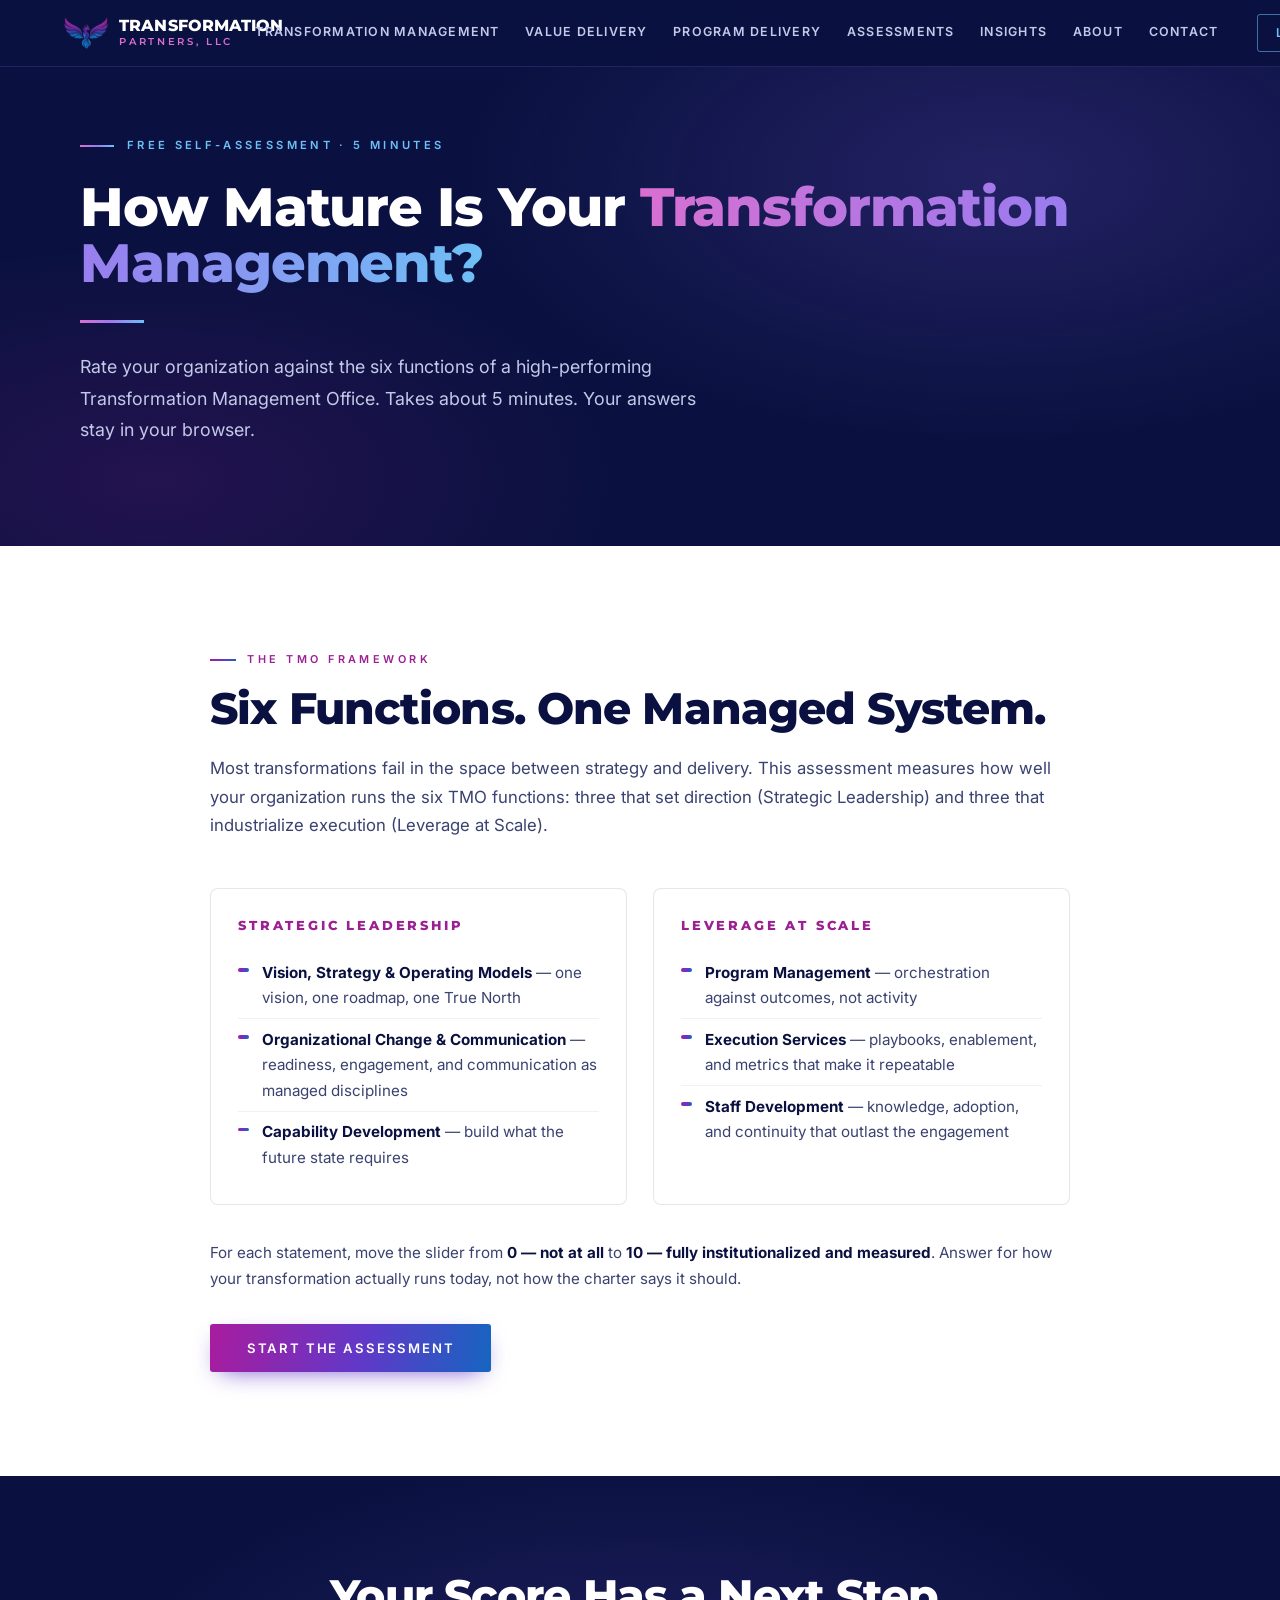
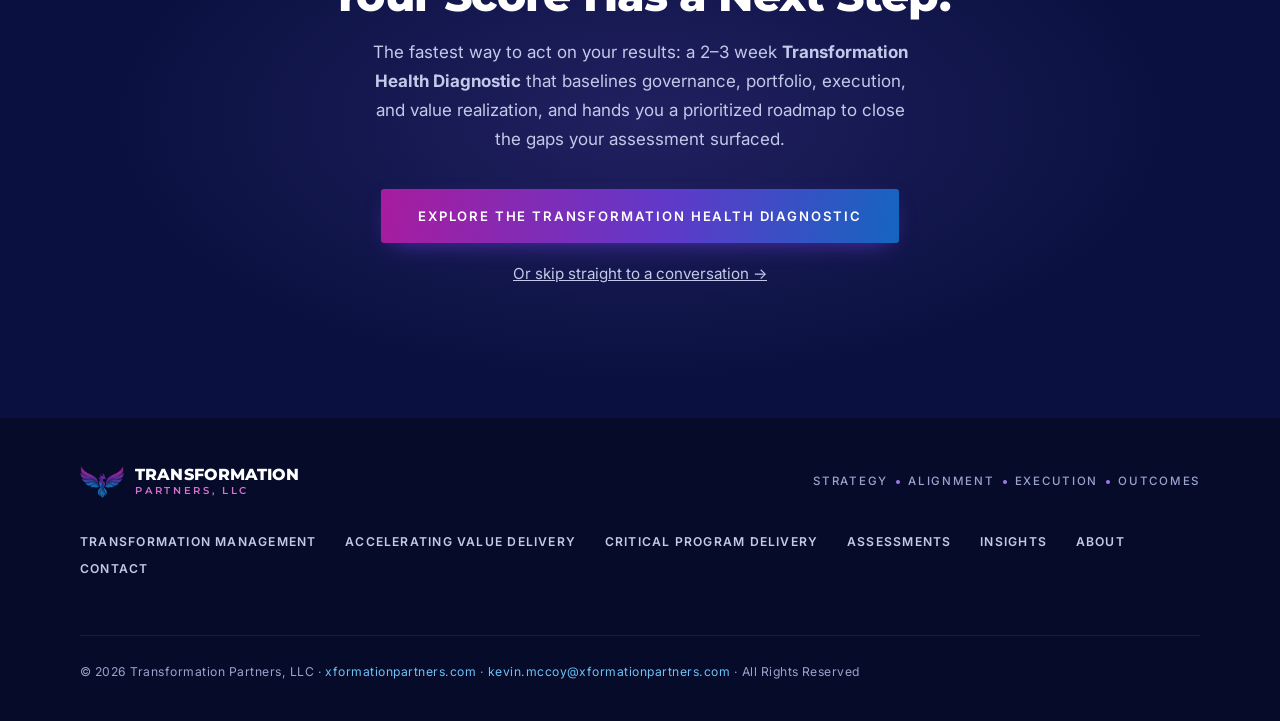
<file: tmo-assessment.html>
<!DOCTYPE html>
<html lang="en">
<head>
  <meta charset="utf-8">
  <meta name="viewport" content="width=device-width, initial-scale=1.0">
  <title>Transformation Management Assessment — Transformation Partners, LLC</title>
  <meta name="description" content="A free self-assessment of your transformation management maturity across the six TMO functions: strategy, change, capability, program management, execution services, and staff development.">
  <meta name="theme-color" content="#0A1140">
  <link rel="canonical" href="https://xformationpartners.com/tmo-assessment.html">
  <meta property="og:site_name" content="Transformation Partners, LLC">
  <meta property="og:type" content="website">
  <meta property="og:url" content="https://xformationpartners.com/tmo-assessment.html">
  <meta property="og:title" content="How Mature Is Your Transformation Management?">
  <meta property="og:description" content="A free 5-minute assessment across the six functions of the Transformation Management Office — from Vision &amp; Strategy to Staff Development.">
  <meta property="og:image" content="https://xformationpartners.com/assets/og-image.jpg">
  <meta name="twitter:card" content="summary_large_image">
  <meta name="twitter:title" content="How Mature Is Your Transformation Management?">
  <meta name="twitter:description" content="Score your organization across the six TMO functions and get tailored guidance.">
  <link rel="icon" type="image/png" sizes="32x32" href="assets/favicon-32.png">
  <link rel="apple-touch-icon" href="assets/apple-touch-icon.png">
  <link rel="icon" type="image/png" sizes="512x512" href="assets/icon-512.png">
  <link rel="preconnect" href="https://fonts.googleapis.com">
  <link rel="preconnect" href="https://fonts.gstatic.com" crossorigin>
  <link href="https://fonts.googleapis.com/css2?family=Inter:wght@400;500;600&family=Montserrat:wght@700;800&display=swap" rel="stylesheet">
  <link rel="stylesheet" href="assets/styles.css">
  <style>
    .assess-shell{max-width:860px;margin:0 auto}
    .assess-progress{display:flex;align-items:center;gap:1rem;margin-bottom:2.2rem}
    .assess-progress-track{flex:1;height:6px;background:rgba(10,17,64,.1);border-radius:3px;overflow:hidden}
    .assess-progress-fill{height:100%;width:0;background-image:var(--grad-deep);border-radius:3px;transition:width .35s}
    .assess-progress-label{font-size:.72rem;font-weight:600;letter-spacing:.14em;text-transform:uppercase;color:var(--body);white-space:nowrap}
    .assess-card{background:var(--white);border:1px solid rgba(10,17,64,.1);border-radius:8px;padding:2.4rem 2.2rem;box-shadow:0 14px 30px -22px rgba(10,17,64,.3)}
    .stepmeta{display:flex;justify-content:space-between;align-items:baseline;gap:1rem;margin-bottom:.5rem}
    .stepmeta .secnum{font-size:.66rem;font-weight:600;letter-spacing:.3em;text-transform:uppercase;color:var(--body)}
    .stepmeta .pillar{font-size:.66rem;font-weight:600;letter-spacing:.3em;text-transform:uppercase;color:var(--magenta-ink)}
    .fn-title{font-family:Montserrat,sans-serif;font-weight:800;font-size:1.6rem;letter-spacing:-.01em;color:var(--ink);margin-bottom:.4rem}
    .fn-desc{font-size:.95rem;color:var(--body);font-style:italic;margin-bottom:1.8rem}
    .q{padding:1.4rem 0;border-top:1px solid rgba(10,17,64,.08)}
    .q:first-of-type{border-top:none;padding-top:.2rem}
    .q label.qt{display:block;font-size:1.02rem;font-weight:600;color:var(--ink);margin-bottom:.9rem;line-height:1.5}
    .sliderrow{display:flex;align-items:center;gap:1rem}
    input[type=range]{flex:1;appearance:none;-webkit-appearance:none;height:6px;border-radius:3px;background:linear-gradient(to right,#9B7BEE 0%,#9B7BEE 50%,rgba(10,17,64,.12) 50%);outline:none;cursor:pointer}
    input[type=range]::-webkit-slider-thumb{-webkit-appearance:none;width:22px;height:22px;border-radius:50%;background:var(--white);border:3px solid var(--violet-ink);cursor:pointer;box-shadow:0 2px 6px rgba(10,17,64,.3)}
    input[type=range]::-moz-range-thumb{width:16px;height:16px;border-radius:50%;background:var(--white);border:3px solid var(--violet-ink);cursor:pointer}
    input[type=range]:focus-visible{outline:3px solid var(--blue);outline-offset:4px}
    .val{min-width:2.4em;text-align:center;font-family:Montserrat,sans-serif;font-weight:800;font-size:1.1rem;color:var(--violet-ink);background:linear-gradient(100deg,rgba(168,28,158,.08),rgba(96,57,201,.1),rgba(21,101,192,.08));border:1px solid rgba(91,59,196,.25);border-radius:6px;padding:.25rem .5rem}
    .anchors{display:flex;justify-content:space-between;font-size:.68rem;font-weight:600;letter-spacing:.06em;text-transform:uppercase;color:var(--body);margin-top:.5rem}
    .assess-nav-row{display:flex;justify-content:space-between;align-items:center;gap:1rem;margin-top:2.2rem}
    .btn.small{padding:.85rem 1.9rem;font-size:.76rem}
    .btn-ghost.small{padding:.85rem 1.9rem;font-size:.76rem}
    .step-hidden{display:none}
    /* Intro function grid */
    .fn-groups{display:grid;grid-template-columns:1fr 1fr;gap:1.6rem;margin:2.4rem 0 2.2rem}
    .fn-group{background:var(--white);border:1px solid rgba(10,17,64,.1);border-radius:8px;padding:1.6rem 1.7rem}
    .fn-group h4{font-family:Montserrat,sans-serif;font-weight:800;font-size:.8rem;letter-spacing:.22em;text-transform:uppercase;color:var(--magenta-ink);margin-bottom:1rem}
    .fn-group ul{list-style:none;margin:0;padding:0}
    .fn-group li{position:relative;padding:.45rem 0 .45rem 1.5rem;font-size:.95rem;color:var(--body);border-bottom:1px solid rgba(10,17,64,.06)}
    .fn-group li:last-child{border-bottom:0}
    .fn-group li strong{color:var(--ink)}
    .fn-group li::before{content:"";position:absolute;left:0;top:1rem;width:.7rem;height:.2rem;background-image:var(--grad-deep);border-radius:2px}
    @media (max-width:700px){.fn-groups{grid-template-columns:1fr}}
    /* Results */
    .result-head{text-align:center;margin-bottom:2.4rem}
    .result-level{font-family:Montserrat,sans-serif;font-weight:800;font-size:clamp(2rem,4.5vw,3rem);letter-spacing:-.02em;color:var(--ink);line-height:1.1}
    @supports (background-clip:text) or (-webkit-background-clip:text){
      .result-level{background-image:var(--grad-deep);-webkit-background-clip:text;background-clip:text;color:transparent}
    }
    .result-score{font-size:.8rem;font-weight:600;letter-spacing:.2em;text-transform:uppercase;color:var(--body);margin-top:.6rem}
    .result-desc{max-width:600px;margin:1.2rem auto 0;font-size:1.02rem;color:var(--body)}
    .radar-wrap{background:var(--navy-card);border:1px solid rgba(155,123,238,.25);border-radius:8px;padding:1.4rem;max-width:520px;margin:0 auto}
    .radar-wrap figcaption{margin-top:.8rem;font-size:.72rem;color:var(--on-dark);text-transform:uppercase;letter-spacing:.14em;text-align:center}
    .fnres{border-top:1px solid rgba(10,17,64,.08);padding:1.2rem 0}
    .fnres:first-of-type{border-top:none}
    .fnres .rowtop{display:flex;justify-content:space-between;align-items:baseline;gap:1rem;margin-bottom:.6rem;flex-wrap:wrap}
    .fnres .name{font-family:Montserrat,sans-serif;font-weight:700;font-size:1.02rem;color:var(--ink)}
    .fnres .name .pillar-tag{font-family:Inter,sans-serif;font-weight:600;font-size:.66rem;letter-spacing:.14em;text-transform:uppercase;color:var(--magenta-ink);margin-left:.5rem}
    .fnres .score{font-family:Montserrat,sans-serif;font-weight:800;font-size:.95rem}
    .bar{height:8px;background:rgba(10,17,64,.1);border-radius:4px;overflow:hidden}
    .bar span{display:block;height:100%;border-radius:4px;transition:width .8s ease}
    .fnres .tip{font-size:.93rem;color:var(--body);line-height:1.65;margin-top:.7rem}
    .result-actions{text-align:center;margin-top:3rem;display:flex;flex-wrap:wrap;gap:1rem;justify-content:center}
    /* Soft gate */
    .gate-card{background:var(--navy-card);border:1px solid rgba(155,123,238,.25);border-radius:8px;padding:2.2rem 2rem;margin-top:3rem;text-align:center}
    .gate-card h3{font-family:Montserrat,sans-serif;font-weight:800;font-size:1.3rem;color:var(--white);margin-bottom:.6rem}
    .gate-card > p{color:var(--on-dark);max-width:560px;margin:0 auto 1.6rem;font-size:.95rem}
    .gate-note{grid-column:1 / -1;margin-top:.4rem;font-size:.78rem;color:var(--muted-dark)}
    .gate-banner{display:none;background:linear-gradient(100deg,rgba(168,28,158,.08),rgba(96,57,201,.1),rgba(21,101,192,.08));border:1px solid rgba(91,59,196,.3);border-radius:8px;padding:1rem 1.4rem;margin-bottom:2rem;font-weight:600;color:var(--ink)}
    .gate-banner.show{display:block}
    @media (max-width:760px){
      .assess-card{padding:1.8rem 1.4rem}
      .anchors span:nth-child(2){display:none}
    }
    @media print{
      nav,footer,.assess-nav-row,.result-actions,#assess-cta{display:none!important}
      .page-hero{padding:2rem 5vw}
    }
  </style>
</head>
<body>
<a class="skip-link" href="#main">Skip to content</a>
<nav>
    <a href="index.html" class="brand" aria-label="Transformation Partners, LLC — home">
      <img src="assets/phoenix.png" alt="" class="brand-mark" width="460" height="336">
      <span>
        <span class="brand-name">TRANSFORMATION</span>
        <span class="brand-sub">PARTNERS, LLC</span>
      </span>
    </a>
    <button class="nav-toggle" aria-label="Menu" aria-expanded="false" aria-controls="site-menu">
      <span></span><span></span><span></span>
    </button>
    <div class="nav-links" id="site-menu">
      <a href="tmo.html">Transformation Management</a>
      <a href="accelerating-value-delivery.html">Value Delivery</a>
      <a href="critical-program-delivery.html">Program Delivery</a>
      <a href="assessments.html">Assessments</a>
      <a href="insights.html">Insights</a>
      <a href="about.html">About</a>
      <a href="index.html#contact">Contact</a>
    </div>
    <a href="index.html#contact" class="nav-cta">Let's Talk</a>
  </nav>
<main id="main">

  <section class="page-hero">
    <div class="hero-glow" aria-hidden="true"></div>
    <div class="hero-inner">
      <p class="eyebrow">Free Self-Assessment · 5 Minutes</p>
      <h1>How Mature Is Your <span class="accent">Transformation Management?</span></h1>
      <div class="hero-rule"></div>
      <p class="hero-sub">Rate your organization against the six functions of a high-performing Transformation Management Office. Takes about 5 minutes. Your answers stay in your browser.</p>
    </div>
  </section>

  <section class="svc-section" id="assessment">
    <div class="wrap assess-shell">

      <div class="gate-banner" id="gate-banner" role="status">Thanks &mdash; your report request is in. We'll follow up personally, usually within one business day.</div>

      <!-- Intro step -->
      <div id="step-intro">
        <p class="label">The TMO Framework</p>
        <h2>Six Functions. One Managed System.</h2>
        <p class="intro" style="max-width:none">Most transformations fail in the space between strategy and delivery. This assessment measures how well your organization runs the six TMO functions: three that set direction (Strategic Leadership) and three that industrialize execution (Leverage at Scale).</p>
        <div class="fn-groups">
          <div class="fn-group">
            <h4>Strategic Leadership</h4>
            <ul>
              <li><strong>Vision, Strategy &amp; Operating Models</strong> — one vision, one roadmap, one True North</li>
              <li><strong>Organizational Change &amp; Communication</strong> — readiness, engagement, and communication as managed disciplines</li>
              <li><strong>Capability Development</strong> — build what the future state requires</li>
            </ul>
          </div>
          <div class="fn-group">
            <h4>Leverage at Scale</h4>
            <ul>
              <li><strong>Program Management</strong> — orchestration against outcomes, not activity</li>
              <li><strong>Execution Services</strong> — playbooks, enablement, and metrics that make it repeatable</li>
              <li><strong>Staff Development</strong> — knowledge, adoption, and continuity that outlast the engagement</li>
            </ul>
          </div>
        </div>
        <p style="font-size:.95rem;margin-bottom:2rem">For each statement, move the slider from <strong style="color:var(--ink)">0 &mdash; not at all</strong> to <strong style="color:var(--ink)">10 &mdash; fully institutionalized and measured</strong>. Answer for how your transformation actually runs today, not how the charter says it should.</p>
        <button class="btn" id="btn-start" type="button" onclick="startAssessment()">Start the Assessment</button>
      </div>

      <!-- Question steps (rendered by JS) -->
      <div id="step-questions" class="step-hidden">
        <div class="assess-progress" aria-hidden="true">
          <div class="assess-progress-track"><div class="assess-progress-fill" id="pbar"></div></div>
          <span class="assess-progress-label" id="progress-label">Section 1 of 6</span>
        </div>
        <div class="assess-card" id="step" aria-live="polite"></div>
      </div>

      <!-- Results step -->
      <div id="results" class="step-hidden">
        <div class="result-head">
          <p class="label" style="justify-content:center">Your Results</p>
          <div class="result-level" id="olevel">Managed</div>
          <p class="result-score">Overall Maturity: <span id="oscore">0.0</span> / 10</p>
          <p class="result-desc" id="oleveldesc"></p>
        </div>
        <figure class="radar-wrap">
          <svg id="radar" viewBox="0 0 460 420" role="img" aria-label="Radar chart of function scores" style="width:100%;height:auto;display:block"></svg>
          <figcaption>Maturity by Function</figcaption>
        </figure>
        <div class="rec-list" style="margin-top:3rem">
          <h3 class="svc-h">Function Scores &amp; Guidance</h3>
          <p class="fn-desc" style="margin-bottom:.6rem">Listed weakest first: where the operating system needs attention most.</p>
          <div id="fnresults"></div>
        </div>
        <div class="gate-card">
          <h3>Get Your Full Report</h3>
          <p>Your results above aren't going anywhere. If you'd like a personalized read-out &mdash; what your scores mean, how they compare, and the first moves we'd recommend &mdash; send them over and we'll reply personally.</p>
          <form class="contact-form" action="https://formsubmit.co/kevin.mccoy@xformationpartners.com" method="POST">
            <input type="hidden" name="_subject" value="TMO Assessment report request — xformationpartners.com">
            <input type="hidden" name="_template" value="table">
            <input type="hidden" name="_next" value="https://xformationpartners.com/tmo-assessment.html?report=sent#assessment">
            <input type="text" name="_honey" style="display:none" tabindex="-1" autocomplete="off">
            <input type="hidden" name="assessment" value="Transformation Management">
            <input type="hidden" name="overall_score" id="gate-overall">
            <input type="hidden" name="maturity_level" id="gate-level">
            <input type="hidden" name="detail_scores" id="gate-detail">
            <div>
              <label for="gf-name">Name</label>
              <input id="gf-name" type="text" name="name" placeholder="Your name" required>
            </div>
            <div>
              <label for="gf-email">Email</label>
              <input id="gf-email" type="email" name="email" placeholder="you@company.com" required>
            </div>
            <div class="full">
              <label for="gf-company">Company</label>
              <input id="gf-company" type="text" name="company" placeholder="Organization (optional)">
            </div>
            <div class="form-actions">
              <button type="submit" class="btn">Send Me the Full Report</button>
            </div>
            <p class="gate-note">Your scores are included automatically. No newsletter, no spam &mdash; just a personal follow-up.</p>
          </form>
        </div>
        <div class="result-actions">
          <a class="btn small" href="index.html#contact">Discuss Your Results With Us</a>
          <button class="btn-ghost small" type="button" onclick="window.print()">Print / Save Results</button>
          <button class="btn-ghost small" type="button" onclick="restart()">Retake</button>
        </div>
      </div>

    </div>
  </section>

  <section class="cta-band" id="assess-cta">
    <div class="contact-glow" aria-hidden="true"></div>
    <div class="wrap" style="position:relative;z-index:1">
      <h2>Your Score Has a Next Step.</h2>
      <p>The fastest way to act on your results: a 2&ndash;3 week <strong>Transformation Health Diagnostic</strong> that baselines governance, portfolio, execution, and value realization, and hands you a prioritized roadmap to close the gaps your assessment surfaced.</p>
      <a href="index.html#offers" class="btn">Explore the Transformation Health Diagnostic</a>
      <p style="margin-top:1.1rem;font-size:.95rem"><a href="index.html#contact" style="color:var(--on-dark);text-decoration:underline">Or skip straight to a conversation &rarr;</a></p>
    </div>
  </section>

</main>
<footer>
    <div class="footer-inner">
      <a href="index.html" class="brand" aria-label="Transformation Partners, LLC — home">
        <img src="assets/phoenix.png" alt="" class="brand-mark" width="460" height="336">
        <span>
          <span class="brand-name">TRANSFORMATION</span>
          <span class="brand-sub">PARTNERS, LLC</span>
        </span>
      </a>
      <p class="footer-tagline">
        <span>Strategy</span><span class="dot" aria-hidden="true"></span>
        <span>Alignment</span><span class="dot" aria-hidden="true"></span>
        <span>Execution</span><span class="dot" aria-hidden="true"></span>
        <span>Outcomes</span>
      </p>
      <div class="footer-nav">
        <a href="tmo.html">Transformation Management</a>
        <a href="accelerating-value-delivery.html">Accelerating Value Delivery</a>
        <a href="critical-program-delivery.html">Critical Program Delivery</a>
        <a href="assessments.html">Assessments</a>
        <a href="insights.html">Insights</a>
        <a href="about.html">About</a>
        <a href="index.html#contact">Contact</a>
      </div>
      <p class="footer-legal">© 2026 Transformation Partners, LLC · <a href="https://xformationpartners.com">xformationpartners.com</a> · <a href="mailto:kevin.mccoy@xformationpartners.com">kevin.mccoy@xformationpartners.com</a> · All Rights Reserved</p>
    </div>
  </footer>
<script>
document.documentElement.classList.add('js');

const FUNCTIONS = [
  {
    name: "Vision, Strategy & Operating Models",
    pillar: "Strategic Leadership",
    short: "Vision & Strategy",
    desc: "Create and maintain the end-state vision and transformation roadmap to maximize the attainment of business value.",
    questions: [
      "We have a clearly defined vision, mission, values, and business drivers that align the organization to a “True North.”",
      "We maintain a living transformation roadmap and enablement plan that guides sequencing and investment.",
      "Our organizational structure and governance patterns maximize team autonomy and minimize orchestration overhead.",
      "Business and organizational OKRs are defined, and team structures are aligned around products and services.",
      "Transformation investment is prioritized with validated readiness, informing portfolio funding and staffing decisions."
    ],
    tips: {
      low: "Start with True North: without a shared vision, roadmap, and OKRs, every downstream function optimizes locally. This is the highest-leverage gap to close first.",
      mid: "Direction exists but is not yet fully driving decisions. Tighten the link between the roadmap, OKRs, and portfolio funding so priority conflicts resolve themselves.",
      high: "Strategy is a managed asset. Keep the roadmap and OKRs refreshed as the transformation matures, and use them to pressure-test every new investment."
    }
  },
  {
    name: "Organizational Change & Communication",
    pillar: "Strategic Leadership",
    short: "Change & Comms",
    desc: "Bring the organization along: readiness, engagement, and communication as managed disciplines.",
    questions: [
      "We assess readiness and plan change deliberately: stakeholder analysis, risk and readiness assessment, and a documented change strategy.",
      "Change impacts are assessed enterprise-wide, with role clarity, structure, and accountabilities defined for the future state.",
      "Leadership and employee engagement plans exist, and OCM metrics are tracked and measured.",
      "Communication is a managed discipline: planned campaigns, forums, live events, and consistent transformation branding."
    ],
    tips: {
      low: "Change is outpacing the organization's ability to absorb it. Begin with a stakeholder and readiness assessment, then build a change strategy people can actually see and feel.",
      mid: "Change management is happening but not yet measured. Add OCM metrics and enterprise-wide impact assessment so engagement is managed, not assumed.",
      high: "Change and communication are running as disciplines. Sustain momentum with regular engagement measurement and visible leadership sponsorship."
    }
  },
  {
    name: "Capability Development",
    pillar: "Strategic Leadership",
    short: "Capability Dev",
    desc: "Build the capabilities the strategy requires, where the organization needs them most.",
    questions: [
      "We have identified the core, governance, and support capabilities required to deliver our goods and services.",
      "Capability performance is regularly assessed against our vision, strategy, mission, and goals.",
      "We actively improve or develop capabilities through targeted consulting, training, and Centers of Excellence."
    ],
    tips: {
      low: "The future state requires capabilities you have not yet mapped. Start with a capability inventory and honest performance baseline against the strategy.",
      mid: "Capabilities are identified but improvement is ad hoc. Prioritize the gaps that block the roadmap and stand up targeted training or a Center of Excellence.",
      high: "Capability building is systematic. Keep assessments current as the strategy evolves so investment follows the largest gaps."
    }
  },
  {
    name: "Program Management",
    pillar: "Leverage at Scale",
    short: "Program Mgmt",
    desc: "Provide orchestration and support for transformation planning, budgeting, and execution.",
    questions: [
      "Transformation planning and readiness services reliably carry initiatives from initiation through kickoff.",
      "Our plans are outcomes-based, not activity-based schedules.",
      "KPIs and financials are tracked with transparent progress reporting to the executive team.",
      "Where execution needs reinforcement, targeted transformation consulting or support is deployed quickly."
    ],
    tips: {
      low: "Execution is fragmented. Establish a single orchestration point with outcomes-based plans and honest KPI reporting to the executive team.",
      mid: "Program mechanics exist but may still track activity over outcomes. Shift reporting to value realized, and tighten risk and dependency management across workstreams.",
      high: "Orchestration is strong. Guard against drift back to status-report thinking: keep the focus on outcomes and value realization."
    }
  },
  {
    name: "Execution Services",
    pillar: "Leverage at Scale",
    short: "Execution Svcs",
    desc: "Scalable tools and services that make the transformation repeatable, not personality-dependent.",
    questions: [
      "A transformation playbook (tools, templates, and tutorials) institutionalizes how the work gets done.",
      "Teams are enabled through coach-guided assessments and staff coaching.",
      "Metrics tooling and dashboards track progress against OKRs and success criteria."
    ],
    tips: {
      low: "Execution currently depends on individual heroics. Capture how the work gets done in a playbook and stand up basic metrics tooling before scaling further.",
      mid: "Tools exist but adoption is uneven. Pair the playbook with coaching and dashboards so every team executes the same way and sees the same numbers.",
      high: "Execution is repeatable and instrumented. Keep the playbook living: retire what no longer works and fold in what teams learn."
    }
  },
  {
    name: "Staff Development",
    pillar: "Leverage at Scale",
    short: "Staff Dev",
    desc: "Instill transformation knowledge, adoption, and continuity in the organization.",
    questions: [
      "Skill-based training and curriculum are in place, including executive education and managing with metrics.",
      "Talent pipeline services cover role definitions, recruiting, onboarding, and shadowing for transformation roles.",
      "Communities of practice sustain learning after individual initiatives or engagements end."
    ],
    tips: {
      low: "Knowledge lives in a few people and will leave with them. Define transformation roles, build a training curriculum, and start at least one community of practice.",
      mid: "Development is underway but continuity is fragile. Formalize the talent pipeline and give communities of practice real sponsorship and time.",
      high: "The organization is building self-sustaining capability. Keep investing in executive education and succession for key transformation roles."
    }
  }
];

const LEVELS = [
  {min:0, name:"Ad Hoc", desc:"Transformation work is largely unmanaged: efforts are fragmented, personality-dependent, and disconnected from strategy. The gap between strategy and delivery is wide open."},
  {min:2, name:"Emerging", desc:"Pockets of good practice exist, but there is no operating system holding the transformation together. Governance, priorities, and capabilities are inconsistent across the enterprise."},
  {min:4, name:"Developing", desc:"Core structures are forming: some governance, some planning discipline, some change management. The transformation is still a portfolio of initiatives rather than a managed, measurable system."},
  {min:6, name:"Managed", desc:"Most TMO functions are operating and measured. One vision, one roadmap, and one governance model are largely in place; the work now is consistency, adoption, and value realization."},
  {min:8, name:"Optimized", desc:"The transformation runs as one managed system: strategy drives investment, execution is industrialized, and value realized is visible to the executive team. Focus on sustaining and self-funding the capability."}
];

const BAND_COLORS = {low:"#C62839", mid:"#E07C24", high:"#2E8B4A"};

let answers = FUNCTIONS.map(f => f.questions.map(() => 5));
let stepIdx = -1;
const totalSteps = FUNCTIONS.length;
const $ = id => document.getElementById(id);

function scrollToAssessment(){
  window.scrollTo({top: document.getElementById("assessment").offsetTop - 80, behavior: "smooth"});
}

function startAssessment(){ stepIdx = 0; renderStep(); }
function restart(){
  answers = FUNCTIONS.map(f => f.questions.map(() => 5));
  stepIdx = -1;
  $("results").classList.add("step-hidden");
  $("step-questions").classList.add("step-hidden");
  $("step-intro").classList.remove("step-hidden");
  setProgress(0);
  scrollToAssessment();
}
function setProgress(frac){ $("pbar").style.width = (frac*100)+"%"; }

function sliderBg(el){
  const pct = (el.value/10)*100;
  el.style.background = `linear-gradient(to right, #9B7BEE 0%, #9B7BEE ${pct}%, rgba(10,17,64,.12) ${pct}%)`;
}

function renderStep(){
  const f = FUNCTIONS[stepIdx];
  $("step-intro").classList.add("step-hidden");
  $("results").classList.add("step-hidden");
  $("step-questions").classList.remove("step-hidden");
  $("progress-label").textContent = "Section " + (stepIdx+1) + " of " + totalSteps;
  const step = $("step");
  let html = `
    <div class="stepmeta"><span class="secnum">Section ${stepIdx+1} of ${totalSteps}</span><span class="pillar">${f.pillar}</span></div>
    <h3 class="fn-title">${f.name}</h3>
    <p class="fn-desc">${f.desc}</p>`;
  f.questions.forEach((q,i)=>{
    const v = answers[stepIdx][i];
    html += `
    <div class="q">
      <label class="qt" for="s${i}">${i+1}. ${q}</label>
      <div class="sliderrow">
        <input type="range" id="s${i}" min="0" max="10" step="1" value="${v}"
          oninput="answers[${stepIdx}][${i}]=+this.value; document.getElementById('v${i}').textContent=this.value; sliderBg(this);">
        <span class="val" id="v${i}">${v}</span>
      </div>
      <div class="anchors"><span>0 &mdash; Not at all</span><span>5 &mdash; Partially / inconsistent</span><span>10 &mdash; Fully institutionalized</span></div>
    </div>`;
  });
  html += `
    <div class="assess-nav-row">
      <button class="btn-ghost small" type="button" onclick="prevStep()">${stepIdx===0 ? "&larr; Back to Intro" : "&larr; Back"}</button>
      <button class="btn small" type="button" onclick="nextStep()">${stepIdx===totalSteps-1 ? "See My Results" : "Next Section &rarr;"}</button>
    </div>`;
  step.innerHTML = html;
  step.querySelectorAll("input[type=range]").forEach(sliderBg);
  setProgress((stepIdx)/(totalSteps));
  scrollToAssessment();
}

function prevStep(){
  if(stepIdx===0){ restart(); return; }
  stepIdx--; renderStep();
}
function nextStep(){
  if(stepIdx < totalSteps-1){ stepIdx++; renderStep(); }
  else showResults();
}

function fnScore(i){
  const a = answers[i];
  return a.reduce((s,v)=>s+v,0)/a.length;
}
function levelFor(score){
  let lvl = LEVELS[0];
  for(const L of LEVELS){ if(score >= L.min) lvl = L; }
  return lvl;
}
function bandFor(score){ return score < 4 ? "low" : score < 7 ? "mid" : "high"; }

function showResults(){
  $("step-questions").classList.add("step-hidden");
  $("results").classList.remove("step-hidden");
  setProgress(1);

  const scores = FUNCTIONS.map((_,i)=>fnScore(i));
  const overall = scores.reduce((s,v)=>s+v,0)/scores.length;
  const lvl = levelFor(overall);

  $("oscore").textContent = overall.toFixed(1);
  $("olevel").textContent = lvl.name;
  $("oleveldesc").textContent = lvl.desc;

  // Soft gate: include scores in the report request
  $("gate-overall").value = overall.toFixed(1) + " / 10";
  $("gate-level").value = lvl.name;
  $("gate-detail").value = FUNCTIONS.map((f,i)=>f.name + ": " + scores[i].toFixed(1)).join(" | ");

  drawRadar(scores);

  // Per-function results, weakest first
  const order = scores.map((s,i)=>({s,i})).sort((a,b)=>a.s-b.s);
  let html = "";
  order.forEach(({s,i})=>{
    const f = FUNCTIONS[i];
    const band = bandFor(s);
    const color = BAND_COLORS[band];
    html += `
    <div class="fnres">
      <div class="rowtop">
        <span class="name">${f.name}<span class="pillar-tag">${f.pillar}</span></span>
        <span class="score" style="color:${color}">${s.toFixed(1)} / 10</span>
      </div>
      <div class="bar"><span style="width:${s*10}%;background:${color}"></span></div>
      <p class="tip">${f.tips[band]}</p>
    </div>`;
  });
  $("fnresults").innerHTML = html;
  scrollToAssessment();
}

function drawRadar(scores){
  const svg = $("radar");
  const cx=230, cy=205, R=140, n=scores.length;
  const angle = i => (Math.PI*2*i/n) - Math.PI/2;
  const pt = (i, r) => [cx + Math.cos(angle(i))*r, cy + Math.sin(angle(i))*r];
  let s = `<defs><linearGradient id="rg" x1="0" y1="0" x2="1" y2="1">
    <stop offset="0" stop-color="#D96FD0"/><stop offset=".5" stop-color="#9B7BEE"/><stop offset="1" stop-color="#6CC1F6"/></linearGradient></defs>`;

  // grid rings
  for(let ring=1; ring<=5; ring++){
    const r = R*ring/5;
    const pts = Array.from({length:n},(_,i)=>pt(i,r).map(v=>v.toFixed(1)).join(",")).join(" ");
    s += `<polygon points="${pts}" fill="none" stroke="rgba(155,123,238,.28)" stroke-width="1"/>`;
  }
  // spokes + labels
  for(let i=0;i<n;i++){
    const [x,y] = pt(i,R);
    s += `<line x1="${cx}" y1="${cy}" x2="${x.toFixed(1)}" y2="${y.toFixed(1)}" stroke="rgba(155,123,238,.28)" stroke-width="1"/>`;
    const [lx,ly] = pt(i,R+28);
    const anchor = Math.abs(lx-cx)<10 ? "middle" : (lx>cx ? "start" : "end");
    s += `<text x="${lx.toFixed(1)}" y="${(ly+4).toFixed(1)}" text-anchor="${anchor}" font-family="Inter,sans-serif" font-size="12" font-weight="600" fill="#C3C9E8">${FUNCTIONS[i].short}</text>`;
    const [sx,sy] = pt(i,R+13);
    s += `<text x="${sx.toFixed(1)}" y="${(sy+4).toFixed(1)}" text-anchor="${anchor}" font-family="Inter,sans-serif" font-size="11" fill="#8b93bd">${scores[i].toFixed(1)}</text>`;
  }
  // data polygon
  const dpts = scores.map((v,i)=>pt(i, R*v/10).map(c=>c.toFixed(1)).join(",")).join(" ");
  s += `<polygon points="${dpts}" fill="rgba(155,123,238,.3)" stroke="url(#rg)" stroke-width="2.5" stroke-linejoin="round"/>`;
  scores.forEach((v,i)=>{
    const [x,y] = pt(i, R*v/10);
    s += `<circle cx="${x.toFixed(1)}" cy="${y.toFixed(1)}" r="4" fill="#6CC1F6"/>`;
  });
  svg.innerHTML = s;
}

/* ---------- Soft gate confirmation ---------- */
if (new URLSearchParams(window.location.search).has("report")) {
  $("gate-banner").classList.add("show");
}

/* ---------- Site nav (shared) ---------- */
const navToggle = document.querySelector('.nav-toggle'), siteMenu = document.getElementById('site-menu');
if (navToggle && siteMenu) {
  navToggle.addEventListener('click', () => {
    const open = siteMenu.classList.toggle('open');
    navToggle.setAttribute('aria-expanded', open);
  });
  siteMenu.querySelectorAll('a').forEach(a => a.addEventListener('click', () => {
    siteMenu.classList.remove('open');
    navToggle.setAttribute('aria-expanded', 'false');
  }));
}
</script>
</body>
</html>
</file>
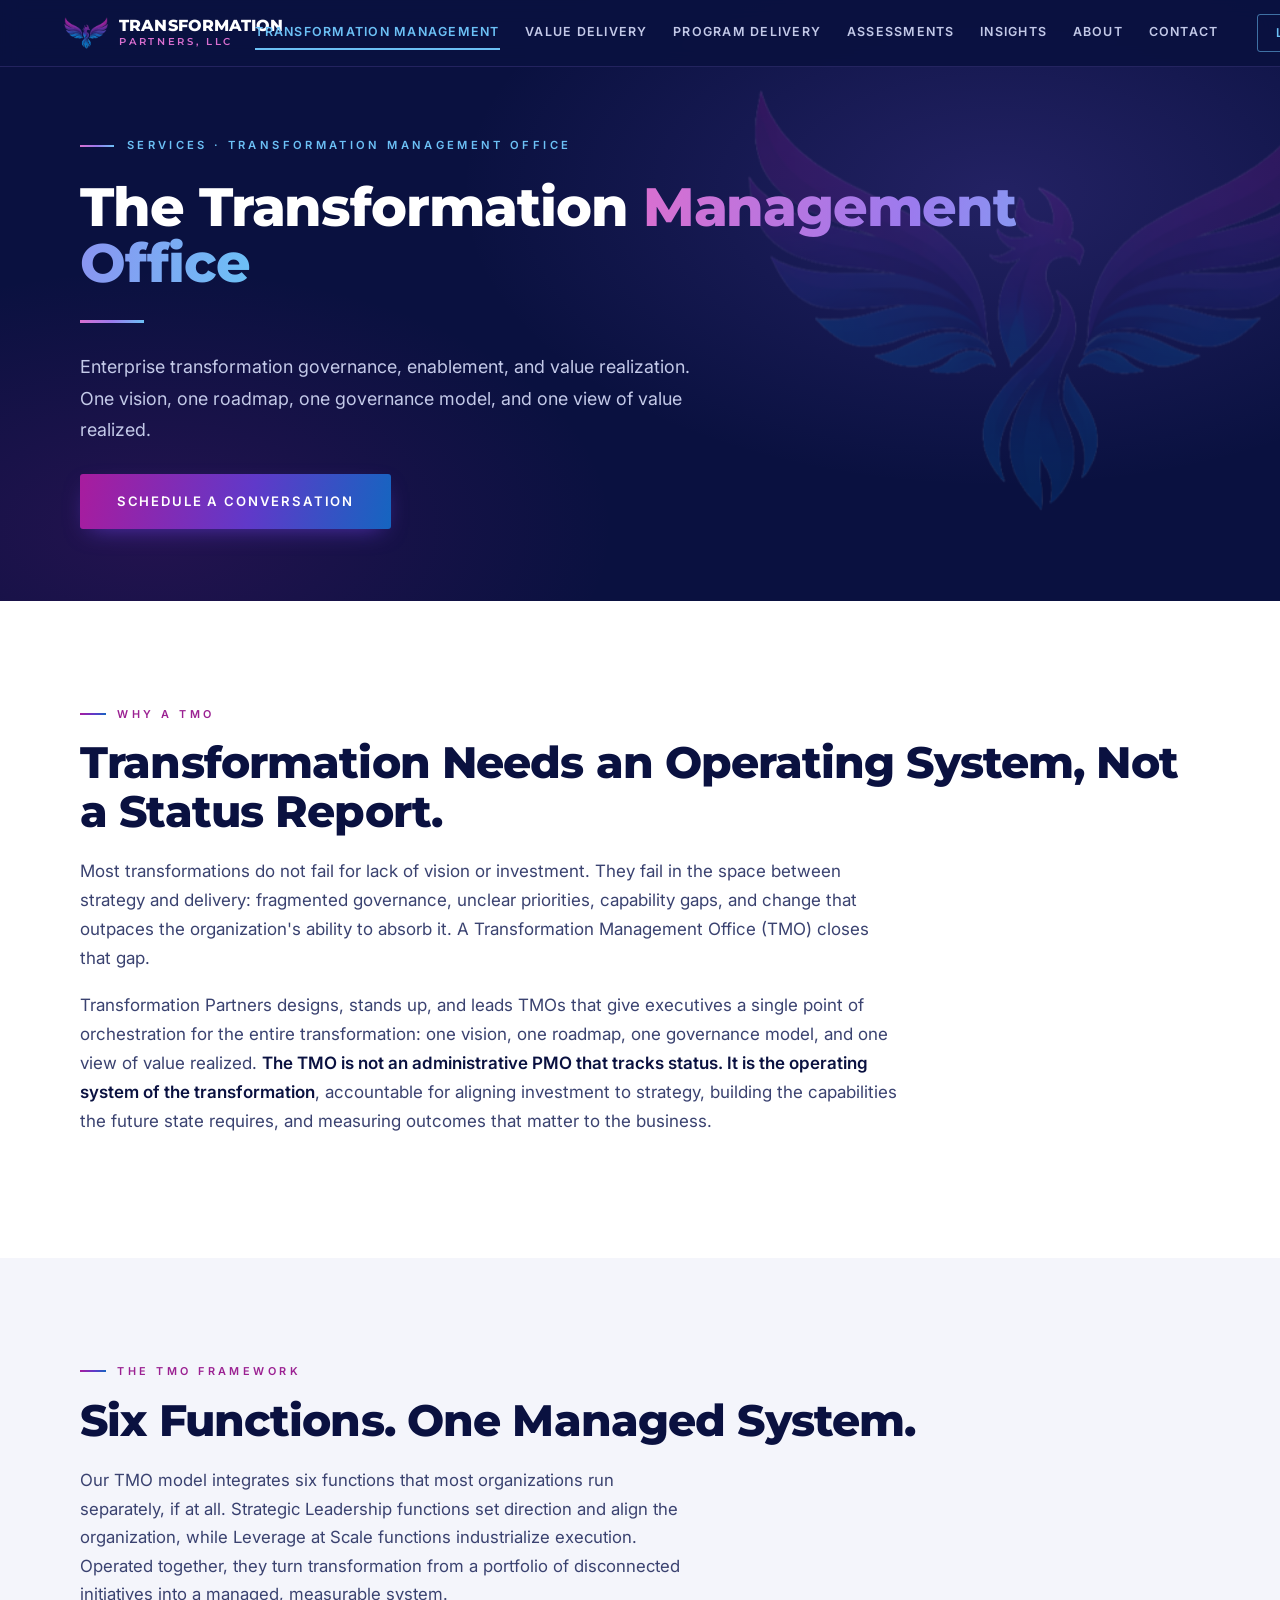
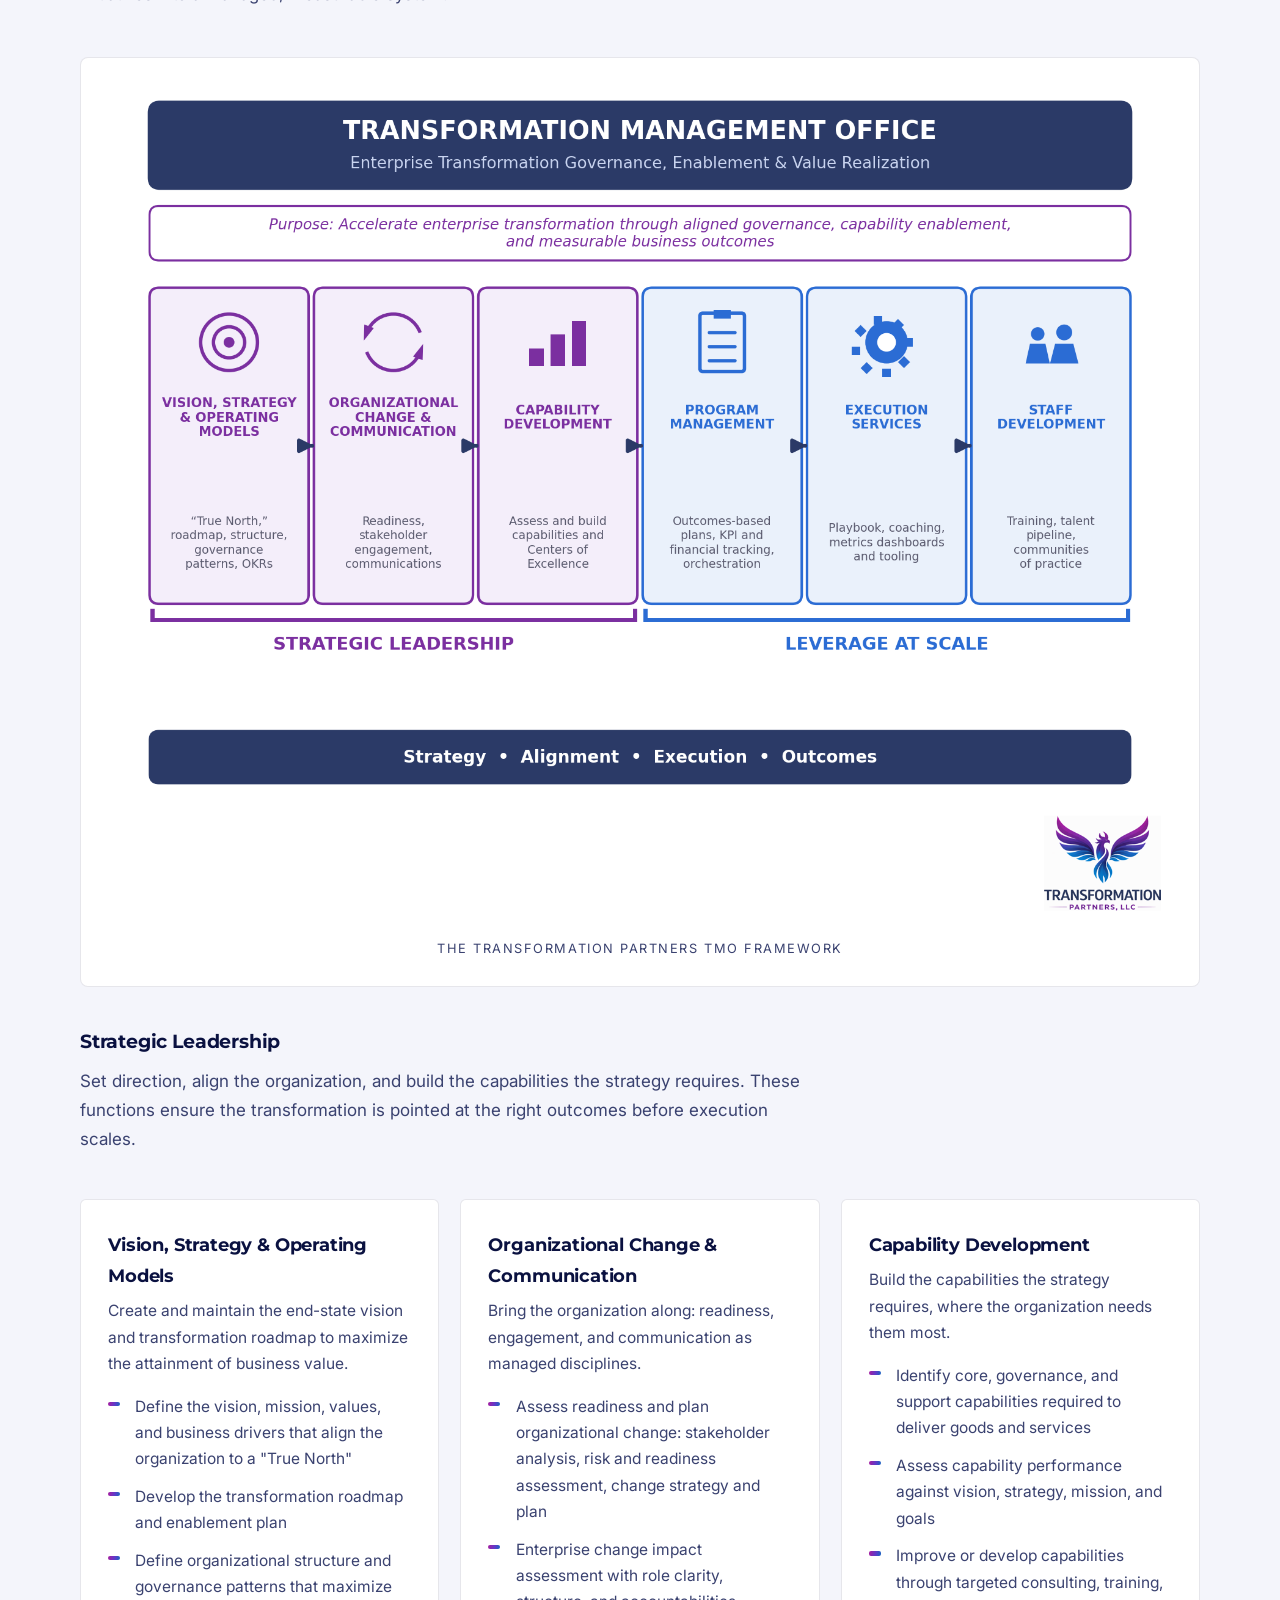
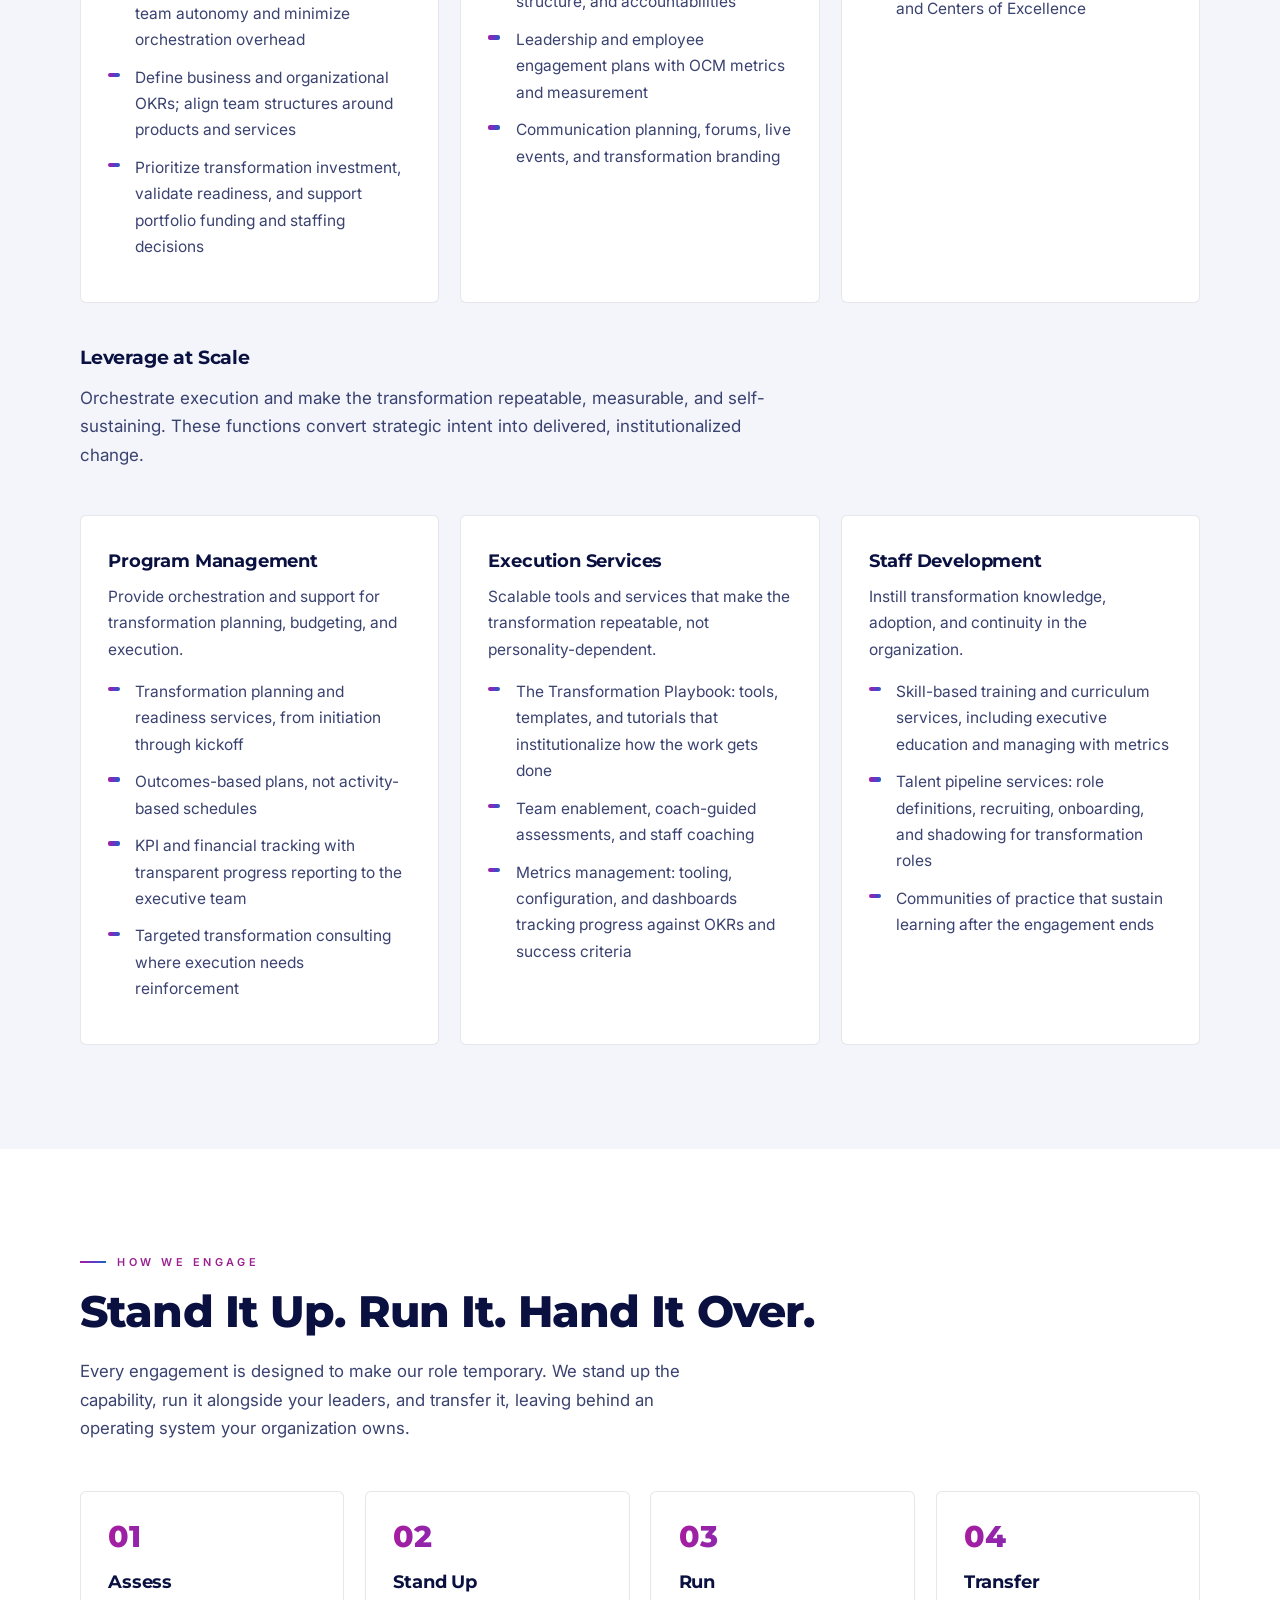
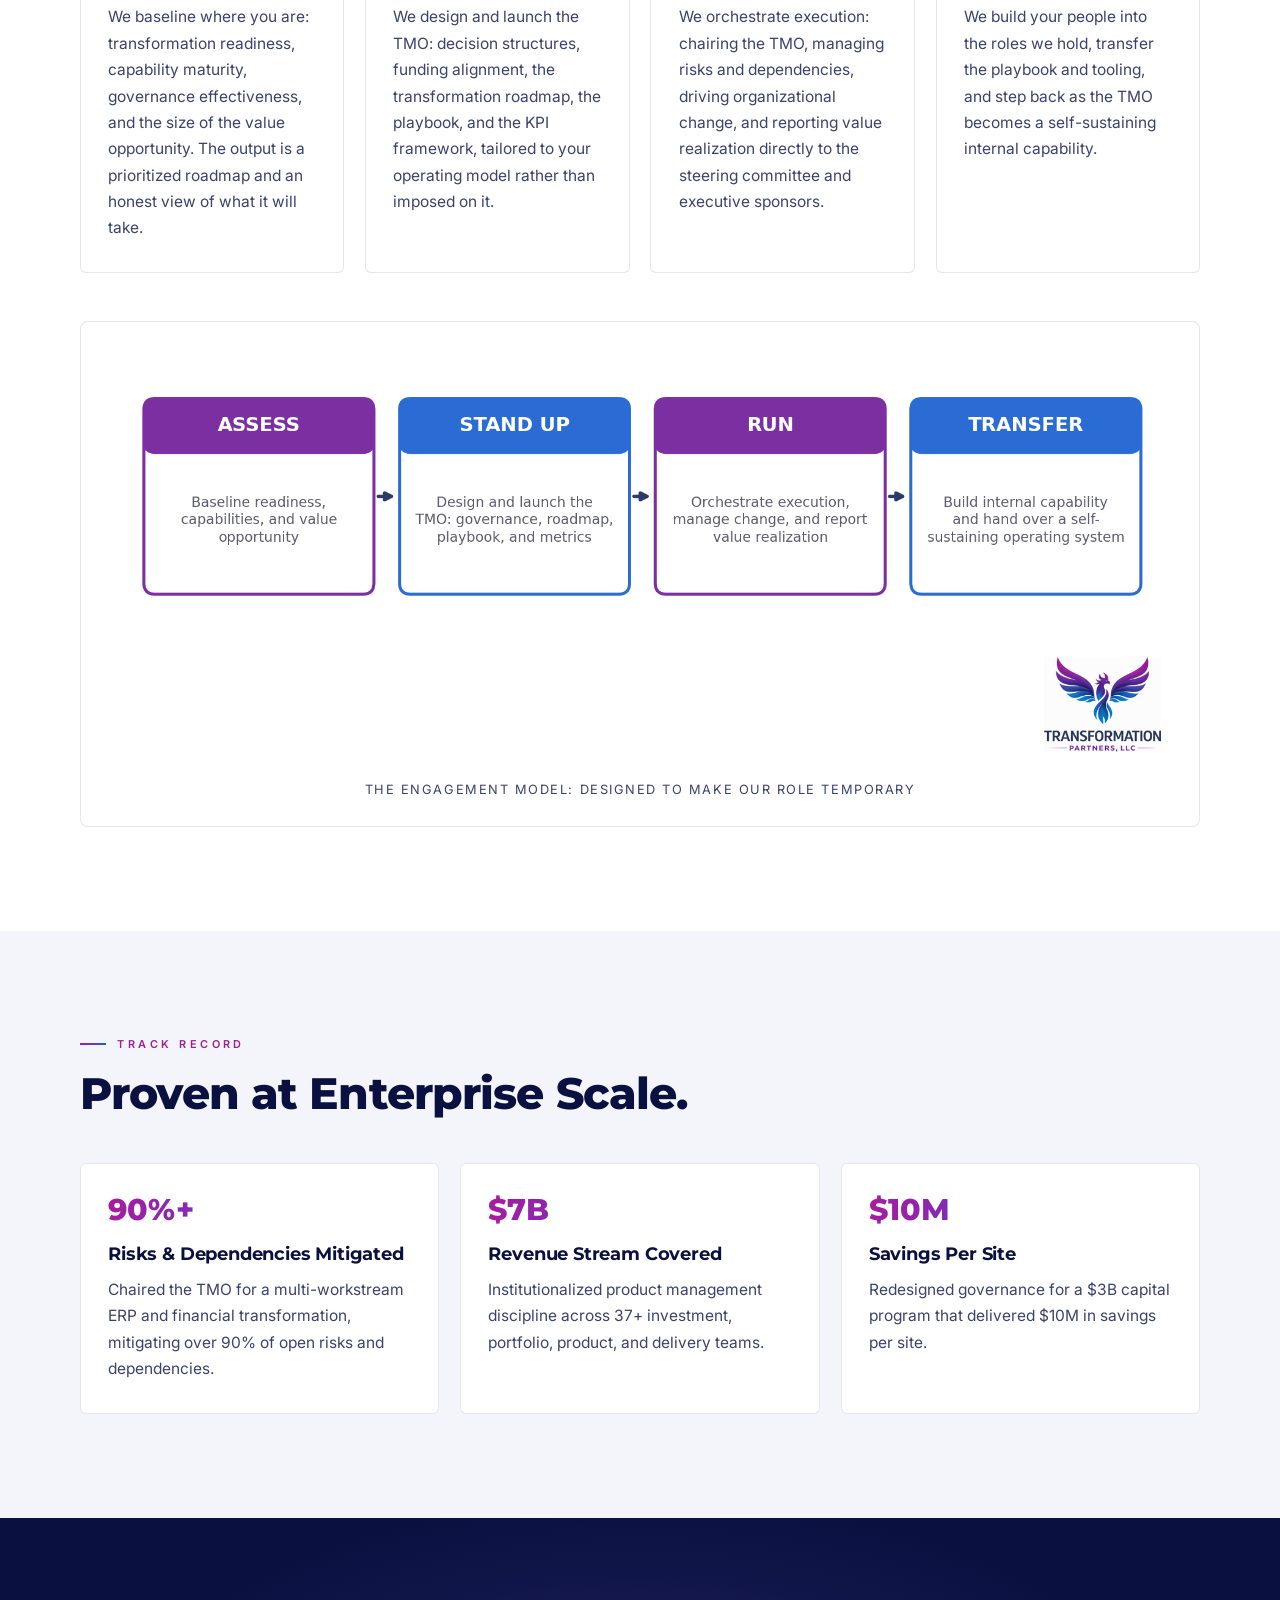
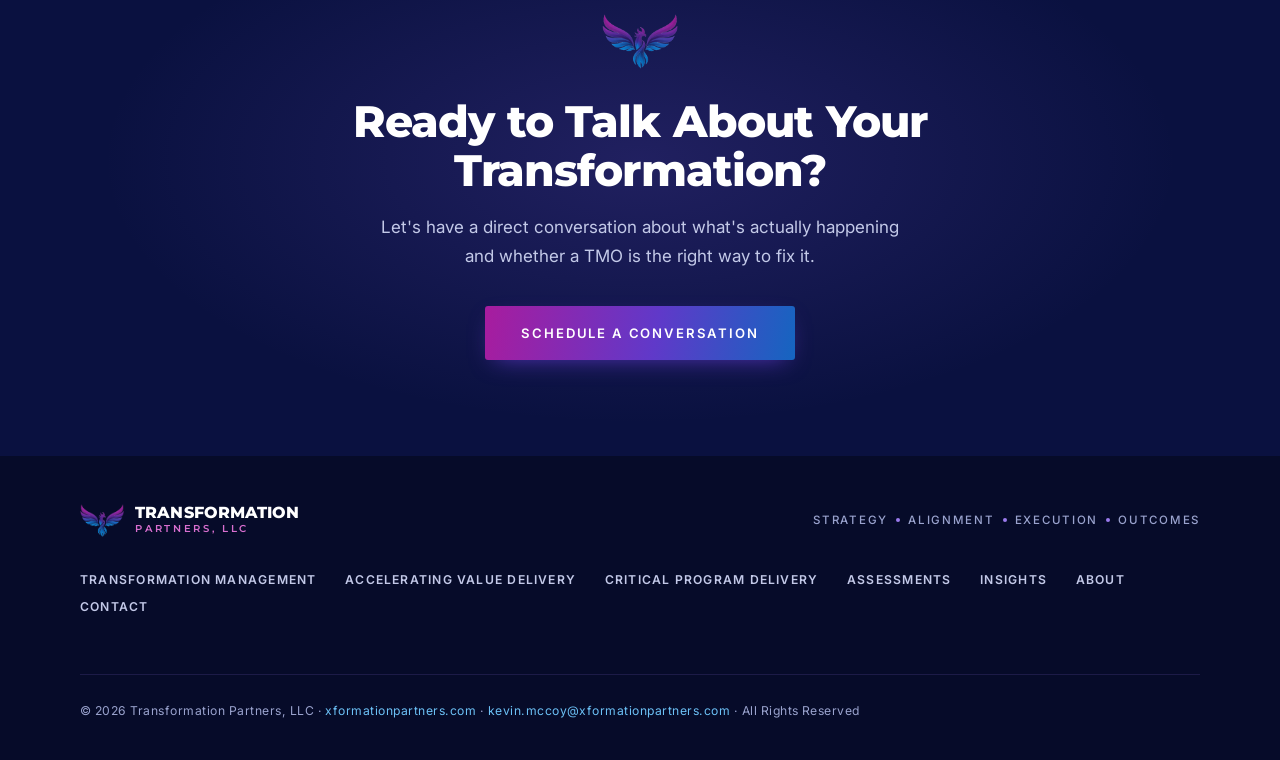
<file: tmo.html>
<!DOCTYPE html>
<html lang="en">
<head>
  <meta charset="utf-8">
  <meta name="viewport" content="width=device-width, initial-scale=1.0">
  <title>The Transformation Management Office — Transformation Partners, LLC</title>
  <meta name="description" content="Transformation Partners designs, stands up, and leads TMOs: one vision, one roadmap, one governance model, and one view of value realized. Enterprise transformation governance, enablement, and value realization.">
  <meta name="theme-color" content="#0A1140">
  <link rel="canonical" href="https://xformationpartners.com/tmo.html">
  <meta property="og:site_name" content="Transformation Partners, LLC">
  <meta property="og:type" content="website">
  <meta property="og:title" content="The Transformation Management Office">
  <meta property="og:description" content="The operating system of your transformation: one vision, one roadmap, one governance model, one view of value realized.">
  <link rel="icon" type="image/png" sizes="32x32" href="assets/favicon-32.png">
  <link rel="apple-touch-icon" href="assets/apple-touch-icon.png">
  <link rel="icon" type="image/png" sizes="512x512" href="assets/icon-512.png">
  <link rel="preconnect" href="https://fonts.googleapis.com">
  <link rel="preconnect" href="https://fonts.gstatic.com" crossorigin>
  <link href="https://fonts.googleapis.com/css2?family=Inter:wght@400;500;600&family=Montserrat:wght@700;800&display=swap" rel="stylesheet">
  <link rel="stylesheet" href="assets/styles.css">
</head>
<body>

  <a href="#main" class="skip-link">Skip to content</a>

  <svg width="0" height="0" style="position:absolute" aria-hidden="true" focusable="false">
    <defs>
      <path id="tp-wave" d="M0,110 C220,52 430,150 700,124 C960,99 1180,26 1440,58"></path>
      <linearGradient id="tp-wave-grad" x1="0" y1="0" x2="1" y2="0">
        <stop offset="0%" stop-color="#D96FD0"></stop>
        <stop offset="50%" stop-color="#9B7BEE"></stop>
        <stop offset="100%" stop-color="#6CC1F6"></stop>
      </linearGradient>
    </defs>
  </svg>

  <nav>
    <a href="index.html" class="brand" aria-label="Transformation Partners, LLC — home">
      <img src="assets/phoenix.png" alt="" class="brand-mark" width="460" height="336">
      <span>
        <span class="brand-name">TRANSFORMATION</span>
        <span class="brand-sub">PARTNERS, LLC</span>
      </span>
    </a>
    <button class="nav-toggle" aria-label="Menu" aria-expanded="false" aria-controls="site-menu">
      <span></span><span></span><span></span>
    </button>
    <div class="nav-links" id="site-menu">
      <a href="tmo.html" aria-current="page">Transformation Management</a>
      <a href="accelerating-value-delivery.html">Value Delivery</a>
      <a href="critical-program-delivery.html">Program Delivery</a>
      <a href="assessments.html">Assessments</a>
      <a href="insights.html">Insights</a>
      <a href="about.html">About</a>
      <a href="index.html#contact">Contact</a>
    </div>
    <a href="index.html#contact" class="nav-cta">Let's Talk</a>
  </nav>

  <main id="main">

  <header class="page-hero">
    <div class="hero-glow" aria-hidden="true"></div>
    <img src="assets/phoenix.png" alt="" class="hero-phoenix" aria-hidden="true">
    <div class="hero-inner">
      <p class="eyebrow">Services · Transformation Management Office</p>
      <h1>The Transformation <span class="accent">Management Office</span></h1>
      <div class="hero-rule"></div>
      <p class="hero-sub">Enterprise transformation governance, enablement, and value realization. One vision, one roadmap, one governance model, and one view of value realized.</p>
      <a href="index.html#contact" class="btn">Schedule a Conversation</a>
    </div>
  </header>

  <section class="svc-section">
    <div class="wrap">
      <p class="label">Why a TMO</p>
      <h2>Transformation Needs an Operating System, Not a Status Report.</h2>
      <div class="about-text" style="max-width:820px">
        <p>Most transformations do not fail for lack of vision or investment. They fail in the space between strategy and delivery: fragmented governance, unclear priorities, capability gaps, and change that outpaces the organization's ability to absorb it. A Transformation Management Office (TMO) closes that gap.</p>
        <p>Transformation Partners designs, stands up, and leads TMOs that give executives a single point of orchestration for the entire transformation: one vision, one roadmap, one governance model, and one view of value realized. <strong>The TMO is not an administrative PMO that tracks status. It is the operating system of the transformation</strong>, accountable for aligning investment to strategy, building the capabilities the future state requires, and measuring outcomes that matter to the business.</p>
      </div>
    </div>
  </section>

  <section class="svc-section alt">
    <div class="wrap">
      <p class="label">The TMO Framework</p>
      <h2>Six Functions. One Managed System.</h2>
      <p class="intro">Our TMO model integrates six functions that most organizations run separately, if at all. Strategic Leadership functions set direction and align the organization, while Leverage at Scale functions industrialize execution. Operated together, they turn transformation from a portfolio of disconnected initiatives into a managed, measurable system.</p>
      <figure class="figure reveal">
        <img src="assets/tmo-framework-icons.png" alt="TMO framework diagram: Strategic Leadership (Vision, Strategy and Operating Models; Organizational Change and Communication; Capability Development) and Leverage at Scale (Program Management; Execution Services; Staff Development)" loading="lazy">
        <figcaption>The Transformation Partners TMO Framework</figcaption>
      </figure>

      <h3 class="svc-h">Strategic Leadership</h3>
      <p style="max-width:720px">Set direction, align the organization, and build the capabilities the strategy requires. These functions ensure the transformation is pointed at the right outcomes before execution scales.</p>
      <div class="svc-grid reveal">
        <div class="method-card">
          <h3 class="method-title">Vision, Strategy &amp; Operating Models</h3>
          <p class="method-desc">Create and maintain the end-state vision and transformation roadmap to maximize the attainment of business value.</p>
          <ul class="check-list">
            <li>Define the vision, mission, values, and business drivers that align the organization to a "True North"</li>
            <li>Develop the transformation roadmap and enablement plan</li>
            <li>Define organizational structure and governance patterns that maximize team autonomy and minimize orchestration overhead</li>
            <li>Define business and organizational OKRs; align team structures around products and services</li>
            <li>Prioritize transformation investment, validate readiness, and support portfolio funding and staffing decisions</li>
          </ul>
        </div>
        <div class="method-card">
          <h3 class="method-title">Organizational Change &amp; Communication</h3>
          <p class="method-desc">Bring the organization along: readiness, engagement, and communication as managed disciplines.</p>
          <ul class="check-list">
            <li>Assess readiness and plan organizational change: stakeholder analysis, risk and readiness assessment, change strategy and plan</li>
            <li>Enterprise change impact assessment with role clarity, structure, and accountabilities</li>
            <li>Leadership and employee engagement plans with OCM metrics and measurement</li>
            <li>Communication planning, forums, live events, and transformation branding</li>
          </ul>
        </div>
        <div class="method-card">
          <h3 class="method-title">Capability Development</h3>
          <p class="method-desc">Build the capabilities the strategy requires, where the organization needs them most.</p>
          <ul class="check-list">
            <li>Identify core, governance, and support capabilities required to deliver goods and services</li>
            <li>Assess capability performance against vision, strategy, mission, and goals</li>
            <li>Improve or develop capabilities through targeted consulting, training, and Centers of Excellence</li>
          </ul>
        </div>
      </div>

      <h3 class="svc-h">Leverage at Scale</h3>
      <p style="max-width:720px">Orchestrate execution and make the transformation repeatable, measurable, and self-sustaining. These functions convert strategic intent into delivered, institutionalized change.</p>
      <div class="svc-grid reveal">
        <div class="method-card">
          <h3 class="method-title">Program Management</h3>
          <p class="method-desc">Provide orchestration and support for transformation planning, budgeting, and execution.</p>
          <ul class="check-list">
            <li>Transformation planning and readiness services, from initiation through kickoff</li>
            <li>Outcomes-based plans, not activity-based schedules</li>
            <li>KPI and financial tracking with transparent progress reporting to the executive team</li>
            <li>Targeted transformation consulting where execution needs reinforcement</li>
          </ul>
        </div>
        <div class="method-card">
          <h3 class="method-title">Execution Services</h3>
          <p class="method-desc">Scalable tools and services that make the transformation repeatable, not personality-dependent.</p>
          <ul class="check-list">
            <li>The Transformation Playbook: tools, templates, and tutorials that institutionalize how the work gets done</li>
            <li>Team enablement, coach-guided assessments, and staff coaching</li>
            <li>Metrics management: tooling, configuration, and dashboards tracking progress against OKRs and success criteria</li>
          </ul>
        </div>
        <div class="method-card">
          <h3 class="method-title">Staff Development</h3>
          <p class="method-desc">Instill transformation knowledge, adoption, and continuity in the organization.</p>
          <ul class="check-list">
            <li>Skill-based training and curriculum services, including executive education and managing with metrics</li>
            <li>Talent pipeline services: role definitions, recruiting, onboarding, and shadowing for transformation roles</li>
            <li>Communities of practice that sustain learning after the engagement ends</li>
          </ul>
        </div>
      </div>
    </div>
  </section>

  <section class="svc-section">
    <div class="wrap">
      <p class="label">How We Engage</p>
      <h2>Stand It Up. Run It. Hand It Over.</h2>
      <p class="intro">Every engagement is designed to make our role temporary. We stand up the capability, run it alongside your leaders, and transfer it, leaving behind an operating system your organization owns.</p>
      <div class="step-row reveal">
        <div class="method-card">
          <div class="method-num">01</div>
          <h3 class="method-title">Assess</h3>
          <p class="method-desc">We baseline where you are: transformation readiness, capability maturity, governance effectiveness, and the size of the value opportunity. The output is a prioritized roadmap and an honest view of what it will take.</p>
        </div>
        <div class="method-card">
          <div class="method-num">02</div>
          <h3 class="method-title">Stand Up</h3>
          <p class="method-desc">We design and launch the TMO: decision structures, funding alignment, the transformation roadmap, the playbook, and the KPI framework, tailored to your operating model rather than imposed on it.</p>
        </div>
        <div class="method-card">
          <div class="method-num">03</div>
          <h3 class="method-title">Run</h3>
          <p class="method-desc">We orchestrate execution: chairing the TMO, managing risks and dependencies, driving organizational change, and reporting value realization directly to the steering committee and executive sponsors.</p>
        </div>
        <div class="method-card">
          <div class="method-num">04</div>
          <h3 class="method-title">Transfer</h3>
          <p class="method-desc">We build your people into the roles we hold, transfer the playbook and tooling, and step back as the TMO becomes a self-sustaining internal capability.</p>
        </div>
      </div>
      <figure class="figure reveal">
        <img src="assets/tmo-engagement.png" alt="Engagement model flow: Assess, Stand Up, Run, Transfer" loading="lazy">
        <figcaption>The engagement model: designed to make our role temporary</figcaption>
      </figure>
    </div>
  </section>

  <section class="svc-section alt">
    <div class="wrap">
      <p class="label">Track Record</p>
      <h2>Proven at Enterprise Scale.</h2>
      <div class="result-grid reveal">
        <div class="method-card">
          <div class="method-num">90%+</div>
          <h3 class="method-title">Risks &amp; Dependencies Mitigated</h3>
          <p class="method-desc">Chaired the TMO for a multi-workstream ERP and financial transformation, mitigating over 90% of open risks and dependencies.</p>
        </div>
        <div class="method-card">
          <div class="method-num">$7B</div>
          <h3 class="method-title">Revenue Stream Covered</h3>
          <p class="method-desc">Institutionalized product management discipline across 37+ investment, portfolio, product, and delivery teams.</p>
        </div>
        <div class="method-card">
          <div class="method-num">$10M</div>
          <h3 class="method-title">Savings Per Site</h3>
          <p class="method-desc">Redesigned governance for a $3B capital program that delivered $10M in savings per site.</p>
        </div>
      </div>
    </div>
  </section>

  <section class="cta-band">
    <div class="contact-glow" aria-hidden="true"></div>
    <div class="wrap" style="position:relative;z-index:1">
      <img src="assets/phoenix.png" alt="" class="contact-phoenix" aria-hidden="true">
      <h2>Ready to Talk About Your Transformation?</h2>
      <p>Let's have a direct conversation about what's actually happening and whether a TMO is the right way to fix it.</p>
      <a href="index.html#contact" class="btn">Schedule a Conversation</a>
    </div>
  </section>

  </main>

  <footer>
    <div class="footer-inner">
      <a href="index.html" class="brand" aria-label="Transformation Partners, LLC — home">
        <img src="assets/phoenix.png" alt="" class="brand-mark" width="460" height="336">
        <span>
          <span class="brand-name">TRANSFORMATION</span>
          <span class="brand-sub">PARTNERS, LLC</span>
        </span>
      </a>
      <p class="footer-tagline">
        <span>Strategy</span><span class="dot" aria-hidden="true"></span>
        <span>Alignment</span><span class="dot" aria-hidden="true"></span>
        <span>Execution</span><span class="dot" aria-hidden="true"></span>
        <span>Outcomes</span>
      </p>
      <div class="footer-nav">
        <a href="tmo.html">Transformation Management</a>
        <a href="accelerating-value-delivery.html">Accelerating Value Delivery</a>
        <a href="critical-program-delivery.html">Critical Program Delivery</a>
        <a href="assessments.html">Assessments</a>
        <a href="insights.html">Insights</a>
        <a href="about.html">About</a>
        <a href="index.html#contact">Contact</a>
      </div>
      <p class="footer-legal">© 2026 Transformation Partners, LLC · <a href="https://xformationpartners.com">xformationpartners.com</a> · <a href="mailto:kevin.mccoy@xformationpartners.com">kevin.mccoy@xformationpartners.com</a> · All Rights Reserved</p>
    </div>
  </footer>

  <script>
    document.documentElement.classList.add('js');
    const obs = new IntersectionObserver((entries) => {
      entries.forEach(e => { if (e.isIntersecting) { e.target.classList.add('visible'); obs.unobserve(e.target); } });
    }, { threshold: 0.12 });
    document.querySelectorAll('.reveal').forEach(el => obs.observe(el));
    const navToggle = document.querySelector('.nav-toggle'), siteMenu = document.getElementById('site-menu');
    if (navToggle && siteMenu) {
      navToggle.addEventListener('click', () => {
        const open = siteMenu.classList.toggle('open');
        navToggle.setAttribute('aria-expanded', open);
      });
      siteMenu.querySelectorAll('a').forEach(a => a.addEventListener('click', () => {
        siteMenu.classList.remove('open');
        navToggle.setAttribute('aria-expanded', 'false');
      }));
    }
  </script>

</body>
</html>
</file>
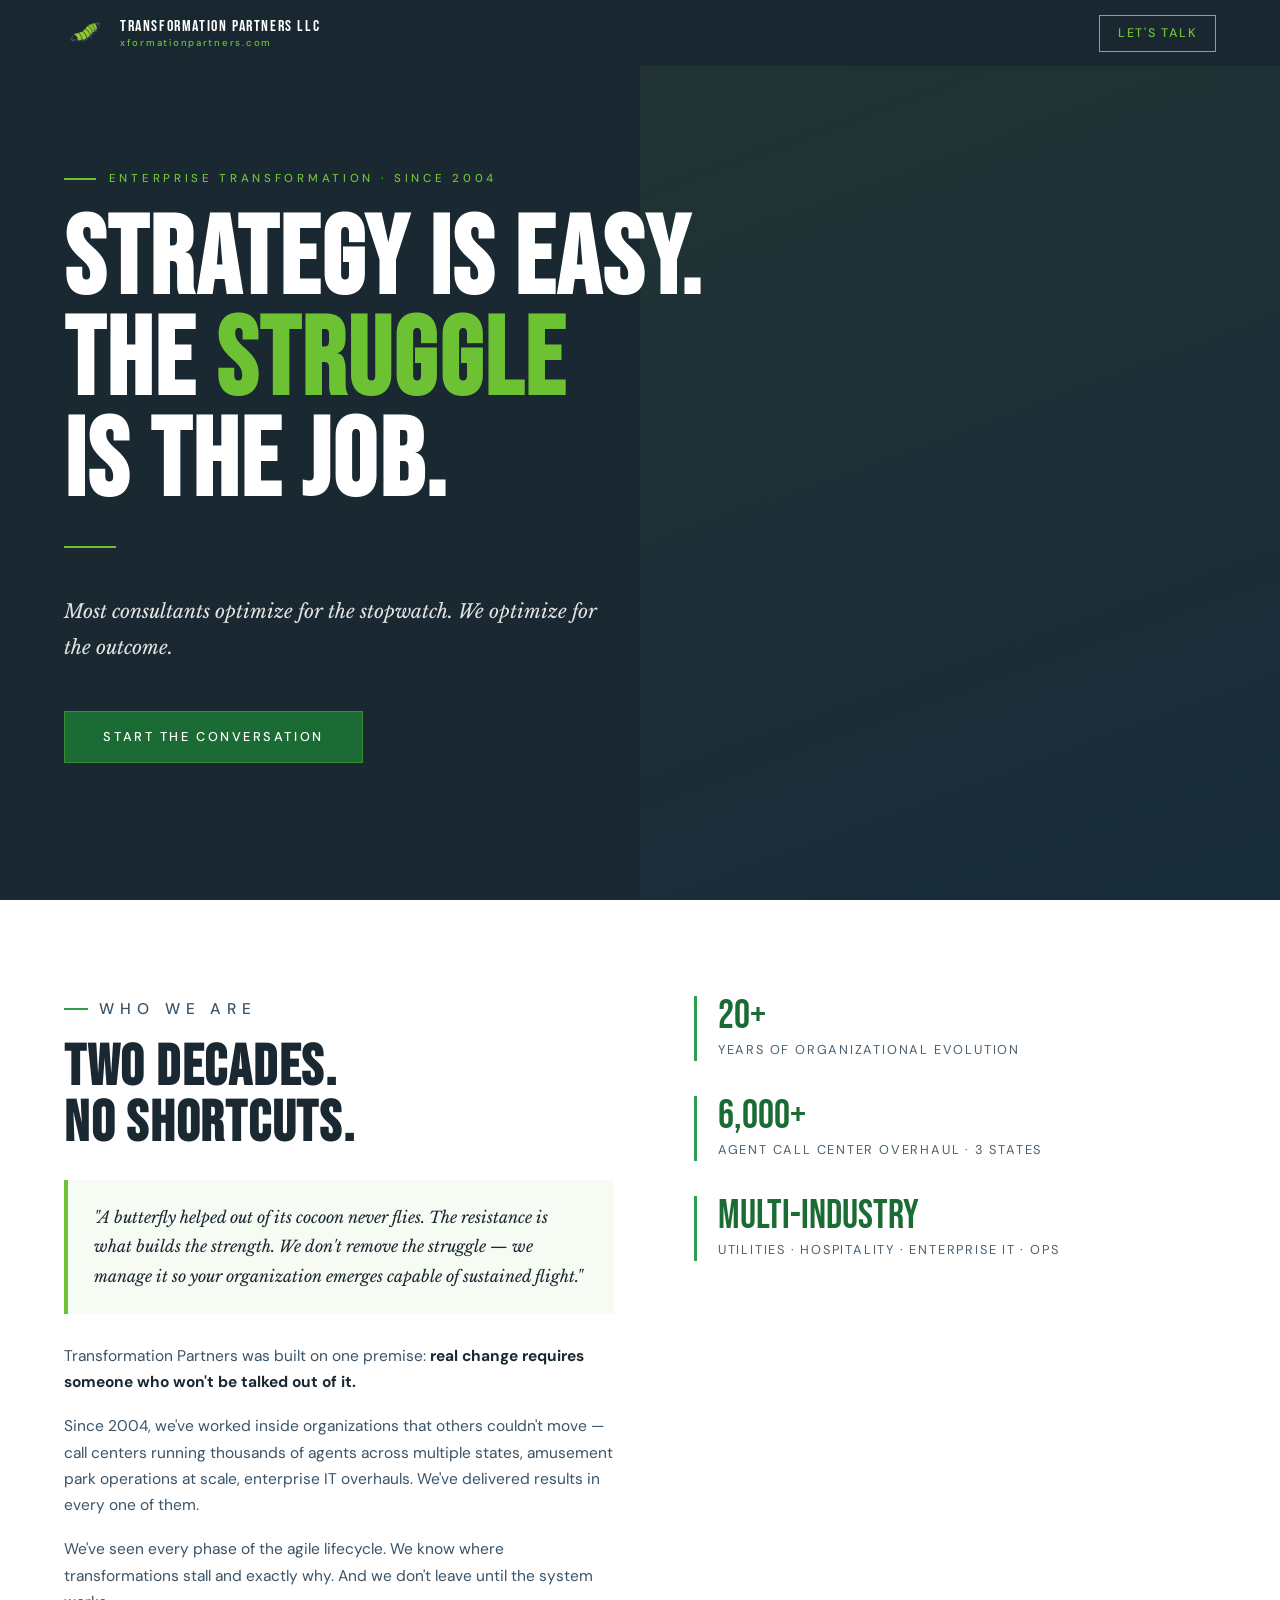
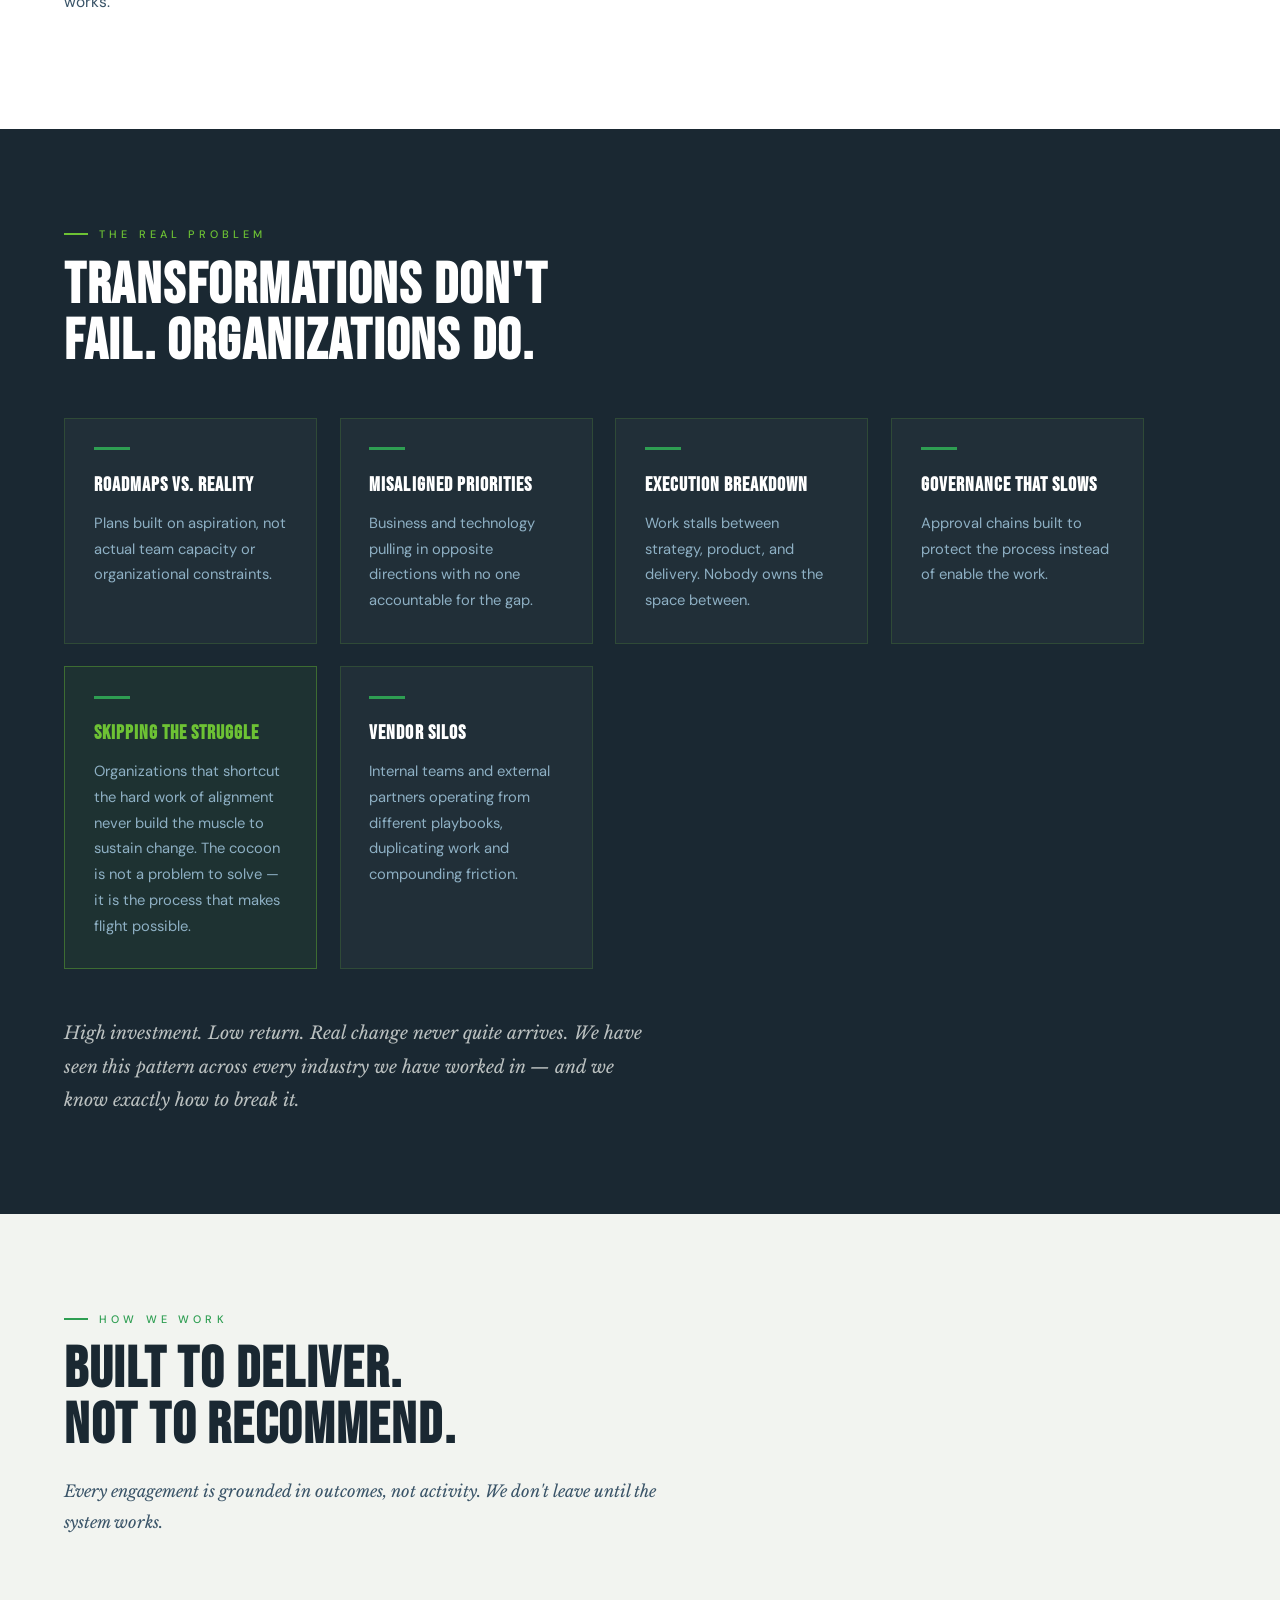
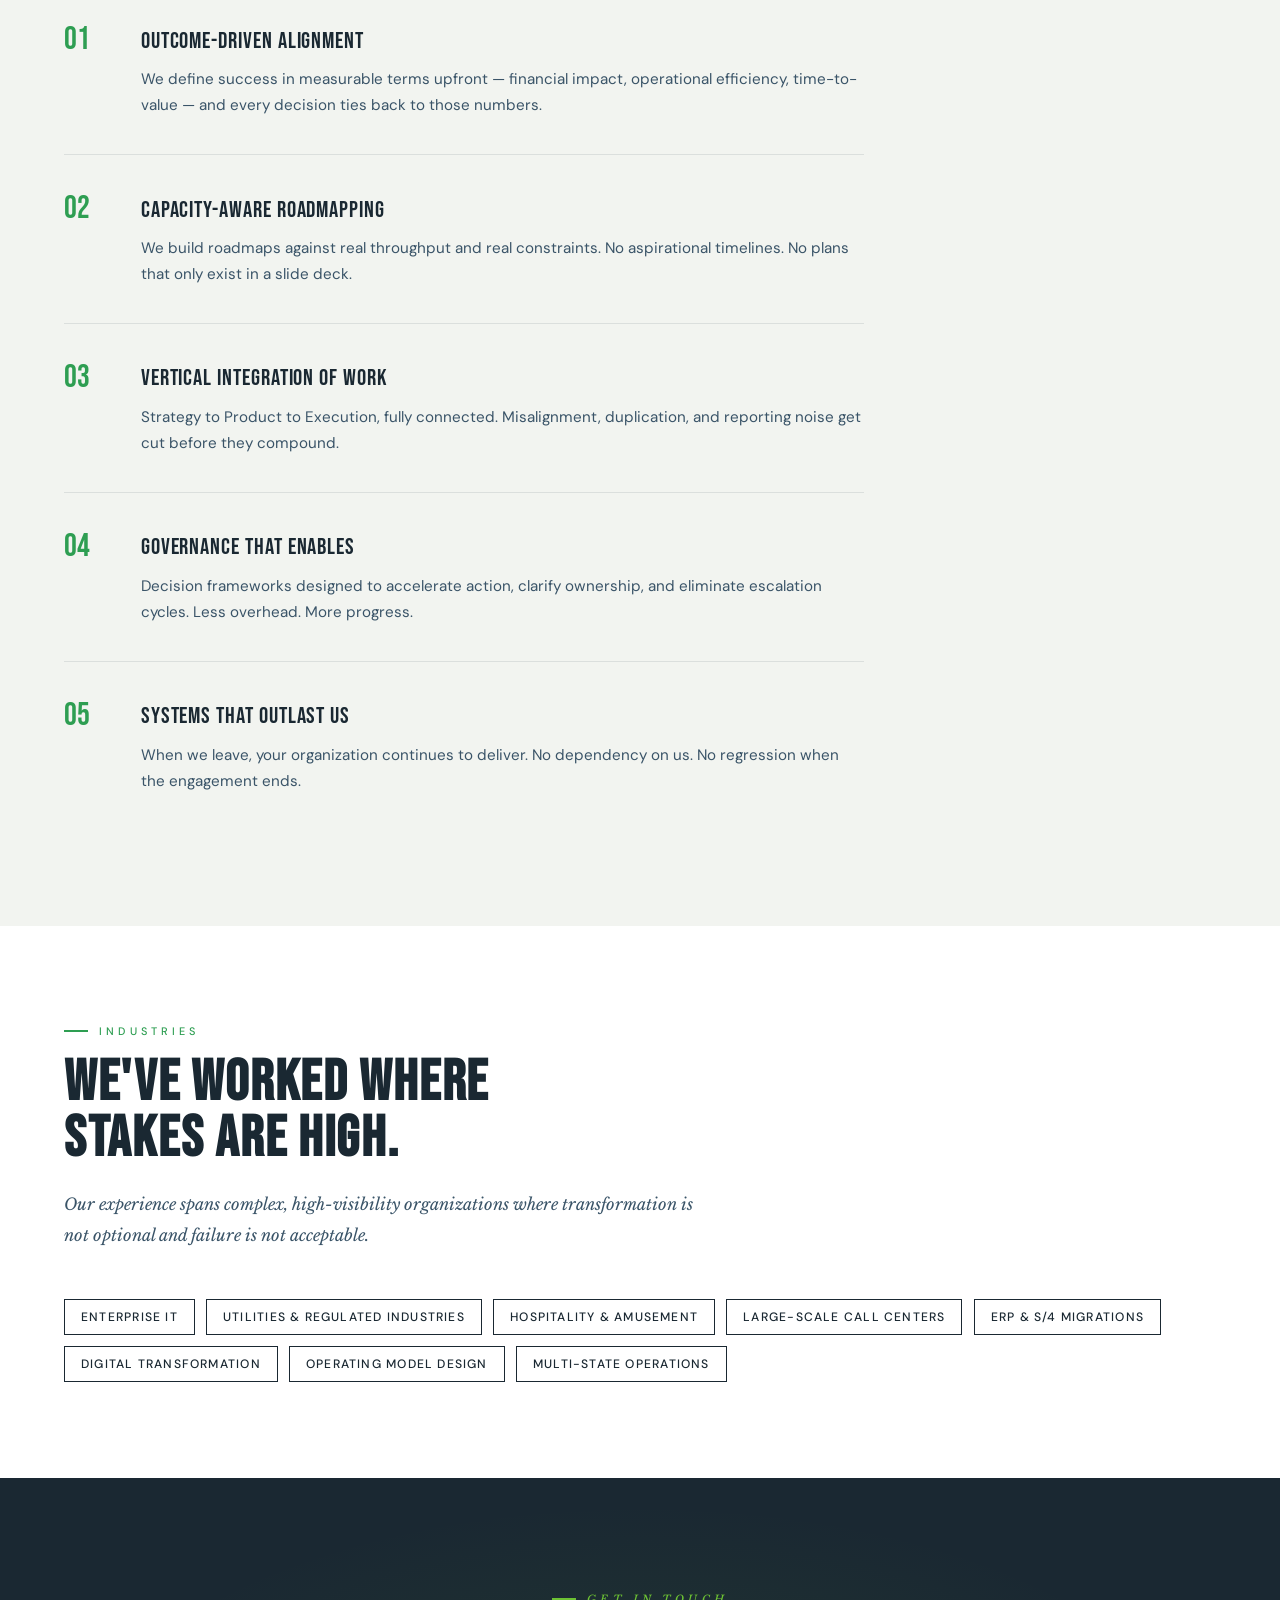
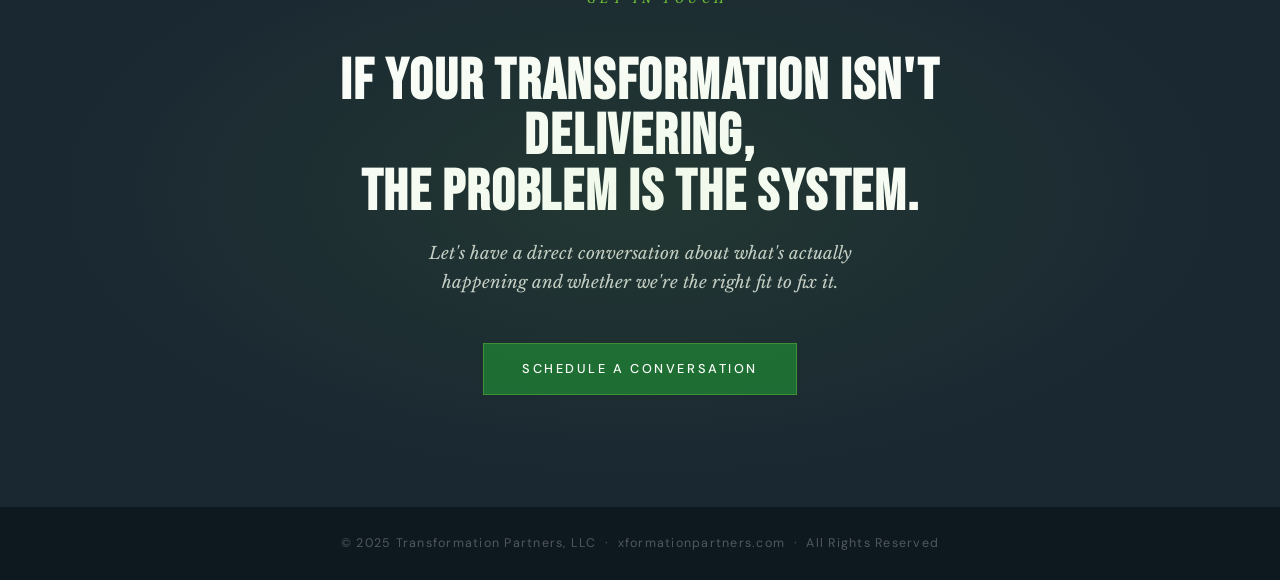
<file: tp-caterpillar-green.html>
<!DOCTYPE html>
<html lang="en">
<head>
  <meta charset="UTF-8" />
  <meta name="viewport" content="width=device-width, initial-scale=1.0" />
  <title>Transformation Partners, LLC</title>
  <link rel="preconnect" href="https://fonts.googleapis.com">
  <link href="https://fonts.googleapis.com/css2?family=Bebas+Neue&family=Libre+Baskerville:ital,wght@0,400;0,700;1,400&family=DM+Sans:wght@300;400;500&display=swap" rel="stylesheet">
  <style>
    *, *::before, *::after { box-sizing: border-box; margin: 0; padding: 0; }
    html { scroll-behavior: smooth; }
    body { background: #F2F4F0; color: #1C2E3A; font-family: "DM Sans", sans-serif; font-size: 17px; line-height: 1.7; }

    nav { position: fixed; top: 0; left: 0; right: 0; z-index: 100; display: flex; justify-content: space-between; align-items: center; padding: 0.7rem 5vw; background: rgba(26,40,50,0.97); backdrop-filter: blur(8px); }
    .nav-logo { display: flex; align-items: center; gap: 0.75rem; text-decoration: none; }
    .nav-logo img { height: 44px; width: auto; display: block; }
    .nav-wordmark { font-family: "Bebas Neue", sans-serif; font-size: 1rem; letter-spacing: 0.1em; color: #FFFFFF; line-height: 1.15; white-space: nowrap; }
    .nav-wordmark span { display: block; color: #6DC234; font-size: 0.6rem; letter-spacing: 0.18em; font-family: "DM Sans", sans-serif; font-weight: 500; text-transform: lowercase; }
    .nav-cta { font-size: 0.78rem; font-weight: 500; letter-spacing: 0.14em; text-transform: uppercase; color: #6DC234; text-decoration: none; border: 1.5px solid #6DC234; padding: 0.42rem 1.1rem; transition: all 0.2s ease; white-space: nowrap; }
    .nav-cta:hover { background: #6DC234; color: #1A2832; }

    #hero { min-height: 100vh; background: #1A2832; display: flex; align-items: center; padding: 7rem 5vw 5rem; position: relative; overflow: hidden; }
    #hero::before { content: ""; position: absolute; top: 0; right: 0; width: 50vw; height: 100%; background: linear-gradient(160deg, rgba(109,194,52,0.08) 0%, rgba(13,61,107,0.14) 100%); pointer-events: none; }
    .hero-inner { max-width: 860px; position: relative; z-index: 2; }
    .hero-eyebrow { font-size: 0.72rem; font-weight: 500; letter-spacing: 0.32em; text-transform: uppercase; color: #6DC234; margin-bottom: 1.4rem; display: flex; align-items: center; gap: 0.8rem; }
    .hero-eyebrow::before { content: ""; display: inline-block; width: 32px; height: 2px; background: #6DC234; }
    h1 { font-family: "Bebas Neue", sans-serif; font-size: clamp(3.5rem, 8.5vw, 7rem); line-height: 0.93; letter-spacing: 0.02em; color: #FFFFFF; margin-bottom: 2rem; }
    h1 .accent { color: #6DC234; }
    .hero-sub { font-family: "Libre Baskerville", serif; font-style: italic; font-size: clamp(1rem, 1.6vw, 1.2rem); color: rgba(242,244,240,0.92); max-width: 540px; margin-bottom: 2.8rem; line-height: 1.9; }
    .hero-rule { width: 52px; height: 2px; background: #6DC234; margin-bottom: 2.8rem; }
    .btn-primary { display: inline-block; background: #1B6B34; color: #FFFFFF; font-family: "DM Sans", sans-serif; font-weight: 500; font-size: 0.8rem; letter-spacing: 0.2em; text-transform: uppercase; text-decoration: none; padding: 0.9rem 2.4rem; border: 1px solid rgba(109,194,52,0.4); transition: all 0.25s ease; }
    .btn-primary:hover { background: #2E9E52; }

    section { padding: 6rem 5vw; }
    .section-label { font-size: 0.68rem; font-weight: 500; letter-spacing: 0.38em; text-transform: uppercase; color: #2E9E52; margin-bottom: 0.9rem; display: flex; align-items: center; gap: 0.7rem; }
    .section-label::before { content: ""; display: inline-block; width: 24px; height: 2px; background: #2E9E52; }
    h2 { font-family: "Bebas Neue", sans-serif; font-size: clamp(2.3rem, 4.5vw, 3.8rem); line-height: 0.97; letter-spacing: 0.03em; color: #1A2832; margin-bottom: 1.4rem; }
    .section-intro { font-family: "Libre Baskerville", serif; font-style: italic; font-size: 1.02rem; color: #3A5468; max-width: 640px; margin-bottom: 3rem; line-height: 1.9; }

    #about { background: #FFFFFF; }
    .about-grid { display: grid; grid-template-columns: 1.1fr 0.9fr; gap: 5rem; align-items: start; max-width: 1080px; }
    .cocoon-quote { margin: 1.8rem 0; padding: 1.4rem 1.6rem; border-left: 4px solid #6DC234; background: rgba(109,194,52,0.06); font-family: "Libre Baskerville", serif; font-style: italic; font-size: 1rem; color: #1A2832; line-height: 1.85; }
    .about-text p { color: #3A5468; margin-bottom: 1.1rem; font-size: 0.97rem; }
    .about-text strong { color: #1A2832; }
    .stat-col { display: flex; flex-direction: column; gap: 2.2rem; }
    .stat-item { padding-left: 1.3rem; border-left: 3px solid #2E9E52; }
    .stat-num { font-family: "Bebas Neue", sans-serif; font-size: 2.5rem; line-height: 1; color: #1B6B34; }
    .stat-label { font-size: 0.8rem; color: #4A6070; text-transform: uppercase; letter-spacing: 0.14em; margin-top: 0.2rem; }

    #problem { background: #1A2832; position: relative; overflow: hidden; }
    #problem h2 { color: #FFFFFF; }
    #problem .section-label { color: #6DC234; }
    #problem .section-label::before { background: #6DC234; }
    .problem-grid { display: grid; grid-template-columns: repeat(auto-fit, minmax(240px, 1fr)); gap: 1.4rem; max-width: 1080px; margin-top: 3rem; position: relative; z-index: 1; }
    .problem-card { border: 1px solid rgba(109,194,52,0.18); padding: 1.8rem; background: rgba(255,255,255,0.03); transition: border-color 0.2s ease; }
    .problem-card:hover { border-color: rgba(109,194,52,0.45); background: rgba(109,194,52,0.05); }
    .p-bar { width: 36px; height: 3px; background: #2E9E52; margin-bottom: 1.1rem; }
    .problem-card h3 { font-family: "Bebas Neue", sans-serif; font-size: 1.28rem; letter-spacing: 0.05em; color: #FFFFFF; margin-bottom: 0.5rem; }
    .problem-card p { font-size: 0.92rem; color: #8EB0C4; line-height: 1.75; }
    .problem-card.featured { border-color: rgba(109,194,52,0.4); background: rgba(109,194,52,0.06); }
    .problem-card.featured h3 { color: #6DC234; }
    .problem-kicker { margin-top: 3rem; font-family: "Libre Baskerville", serif; font-style: italic; font-size: 1.1rem; color: rgba(242,244,240,0.75); max-width: 580px; line-height: 1.9; position: relative; z-index: 1; }

    #method { background: #F2F4F0; }
    .method-list { max-width: 800px; }
    .method-item { display: grid; grid-template-columns: 3.2rem 1fr; gap: 1.6rem; padding: 2.2rem 0; border-bottom: 1px solid rgba(26,40,50,0.1); align-items: start; }
    .method-item:last-child { border-bottom: none; }
    .method-num { font-family: "Bebas Neue", sans-serif; font-size: 2rem; line-height: 1; color: #2E9E52; padding-top: 0.15rem; }
    .method-title { font-family: "Bebas Neue", sans-serif; font-size: 1.45rem; letter-spacing: 0.04em; color: #1A2832; margin-bottom: 0.4rem; }
    .method-desc { color: #3A5468; font-size: 0.95rem; }

    #industries { background: #FFFFFF; }
    .industry-tags { display: flex; flex-wrap: wrap; gap: 0.7rem; margin-top: 2.5rem; }
    .tag { font-size: 0.76rem; font-weight: 500; letter-spacing: 0.1em; text-transform: uppercase; color: #1A2832; border: 1.5px solid #1A2832; padding: 0.42rem 1rem; transition: all 0.18s ease; }
    .tag:hover { background: #1A2832; color: #6DC234; }

    #contact { background: #1A2832; text-align: center; padding: 7rem 5vw; position: relative; overflow: hidden; }
    #contact::before { content: ""; position: absolute; inset: 0; background: radial-gradient(ellipse at center, rgba(109,194,52,0.1) 0%, transparent 65%); pointer-events: none; }
    #contact h2 { color: #FFFFFF; max-width: 680px; margin: 0 auto 1.2rem; }
    #contact .section-label { color: #6DC234; justify-content: center; }
    #contact .section-label::before { background: #6DC234; }
    #contact p { color: rgba(242,244,240,0.82); max-width: 500px; margin: 0 auto 2.8rem; font-style: italic; font-family: "Libre Baskerville", serif; }

    footer { background: #0E181F; color: rgba(255,255,255,0.28); font-size: 0.78rem; text-align: center; padding: 1.6rem 5vw; letter-spacing: 0.1em; }

    @media (max-width: 720px) { .about-grid { grid-template-columns: 1fr; gap: 2.5rem; } }
    @media (max-width: 600px) {
      nav { padding: 0.7rem 4vw; }
      .nav-logo img { height: 36px; }
      .nav-wordmark { font-size: 0.8rem; }
      #hero { padding: 6rem 6vw 4rem; }
      h1 { font-size: 3rem; }
      .hero-sub { font-size: 1rem; color: rgba(242,244,240,0.95); }
      section { padding: 4rem 6vw; }
      h2 { font-size: 2.1rem; color: #1A2832; }
      .cocoon-quote { font-size: 0.97rem; color: #1A2832; }
      .about-text p { font-size: 1rem; color: #3A5468; }
      .about-text strong { color: #1A2832; }
      .stat-num { color: #1B6B34; }
      .stat-label { color: #4A6070; }
      .section-intro { font-size: 1rem; color: #3A5468; }
      .problem-card p { color: #8EB0C4; }
      .method-desc { color: #3A5468; }
      .method-title { color: #1A2832; }
      .problem-kicker { color: rgba(242,244,240,0.88); }
      #contact p { color: rgba(242,244,240,0.9); }
    }

    .fade-in { opacity: 0; transform: translateY(20px); transition: opacity 0.6s ease, transform 0.6s ease; }
    .fade-in.visible { opacity: 1; transform: none; }
  </style>
</head>
<body>

  <nav>
    <a href="#hero" class="nav-logo">
      <img src="[data-uri]" alt="Transformation Partners LLC" />
      <div class="nav-wordmark">
        Transformation Partners LLC
        <span>xformationpartners.com</span>
      </div>
    </a>
    <a href="mailto:kevin.mccoy@xformationpartners.com" class="nav-cta">Let's Talk</a>
  </nav>


  <section id="hero">
    <div class="hero-inner">
      <p class="hero-eyebrow">Enterprise Transformation &middot; Since 2004</p>
      <h1>Strategy Is Easy.<br/>The <span class="accent">Struggle</span><br/>Is the Job.</h1>
      <div class="hero-rule"></div>
      <p class="hero-sub">Most consultants optimize for the stopwatch. We optimize for the outcome.</p>
      <a href="mailto:kevin.mccoy@xformationpartners.com" class="btn-primary">Start the Conversation</a>
    </div>
  </section>


  <section id="about">
    <div class="about-grid fade-in">
      <div class="about-text">
        <p class="section-label">Who We Are</p>
        <h2>Two Decades.<br/>No Shortcuts.</h2>
        <div class="cocoon-quote">
          "A butterfly helped out of its cocoon never flies. The resistance is what builds the strength. We don't remove the struggle — we manage it so your organization emerges capable of sustained flight."
        </div>
        <p>Transformation Partners was built on one premise: <strong>real change requires someone who won't be talked out of it.</strong></p>
        <p>Since 2004, we've worked inside organizations that others couldn't move — call centers running thousands of agents across multiple states, amusement park operations at scale, enterprise IT overhauls. We've delivered results in every one of them.</p>
        <p>We've seen every phase of the agile lifecycle. We know where transformations stall and exactly why. And we don't leave until the system works.</p>
      </div>
      <div class="stat-col">
        <div class="stat-item">
          <div class="stat-num">20+</div>
          <div class="stat-label">Years of Organizational Evolution</div>
        </div>
        <div class="stat-item">
          <div class="stat-num">6,000+</div>
          <div class="stat-label">Agent Call Center Overhaul &middot; 3 States</div>
        </div>
        <div class="stat-item">
          <div class="stat-num">Multi-Industry</div>
          <div class="stat-label">Utilities &middot; Hospitality &middot; Enterprise IT &middot; Ops</div>
        </div>
      </div>
    </div>
  </section>


  <section id="problem">
    <p class="section-label">The Real Problem</p>
    <h2>Transformations Don't<br/>Fail. Organizations Do.</h2>
    <div class="problem-grid fade-in">
      <div class="problem-card">
        <div class="p-bar"></div>
        <h3>Roadmaps vs. Reality</h3>
        <p>Plans built on aspiration, not actual team capacity or organizational constraints.</p>
      </div>
      <div class="problem-card">
        <div class="p-bar"></div>
        <h3>Misaligned Priorities</h3>
        <p>Business and technology pulling in opposite directions with no one accountable for the gap.</p>
      </div>
      <div class="problem-card">
        <div class="p-bar"></div>
        <h3>Execution Breakdown</h3>
        <p>Work stalls between strategy, product, and delivery. Nobody owns the space between.</p>
      </div>
      <div class="problem-card">
        <div class="p-bar"></div>
        <h3>Governance That Slows</h3>
        <p>Approval chains built to protect the process instead of enable the work.</p>
      </div>
      <div class="problem-card featured">
        <div class="p-bar"></div>
        <h3>Skipping the Struggle</h3>
        <p>Organizations that shortcut the hard work of alignment never build the muscle to sustain change. The cocoon is not a problem to solve — it is the process that makes flight possible.</p>
      </div>
      <div class="problem-card">
        <div class="p-bar"></div>
        <h3>Vendor Silos</h3>
        <p>Internal teams and external partners operating from different playbooks, duplicating work and compounding friction.</p>
      </div>
    </div>
    <p class="problem-kicker fade-in">High investment. Low return. Real change never quite arrives. We have seen this pattern across every industry we have worked in — and we know exactly how to break it.</p>
  </section>


  <section id="method">
    <p class="section-label">How We Work</p>
    <h2>Built to Deliver.<br/>Not to Recommend.</h2>
    <p class="section-intro">Every engagement is grounded in outcomes, not activity. We don't leave until the system works.</p>
    <div class="method-list fade-in">
      <div class="method-item">
        <div class="method-num">01</div>
        <div>
          <div class="method-title">Outcome-Driven Alignment</div>
          <p class="method-desc">We define success in measurable terms upfront — financial impact, operational efficiency, time-to-value — and every decision ties back to those numbers.</p>
        </div>
      </div>
      <div class="method-item">
        <div class="method-num">02</div>
        <div>
          <div class="method-title">Capacity-Aware Roadmapping</div>
          <p class="method-desc">We build roadmaps against real throughput and real constraints. No aspirational timelines. No plans that only exist in a slide deck.</p>
        </div>
      </div>
      <div class="method-item">
        <div class="method-num">03</div>
        <div>
          <div class="method-title">Vertical Integration of Work</div>
          <p class="method-desc">Strategy to Product to Execution, fully connected. Misalignment, duplication, and reporting noise get cut before they compound.</p>
        </div>
      </div>
      <div class="method-item">
        <div class="method-num">04</div>
        <div>
          <div class="method-title">Governance That Enables</div>
          <p class="method-desc">Decision frameworks designed to accelerate action, clarify ownership, and eliminate escalation cycles. Less overhead. More progress.</p>
        </div>
      </div>
      <div class="method-item">
        <div class="method-num">05</div>
        <div>
          <div class="method-title">Systems That Outlast Us</div>
          <p class="method-desc">When we leave, your organization continues to deliver. No dependency on us. No regression when the engagement ends.</p>
        </div>
      </div>
    </div>
  </section>


  <section id="industries">
    <p class="section-label">Industries</p>
    <h2>We've Worked Where<br/>Stakes Are High.</h2>
    <p class="section-intro">Our experience spans complex, high-visibility organizations where transformation is not optional and failure is not acceptable.</p>
    <div class="industry-tags fade-in">
      <span class="tag">Enterprise IT</span>
      <span class="tag">Utilities &amp; Regulated Industries</span>
      <span class="tag">Hospitality &amp; Amusement</span>
      <span class="tag">Large-Scale Call Centers</span>
      <span class="tag">ERP &amp; S/4 Migrations</span>
      <span class="tag">Digital Transformation</span>
      <span class="tag">Operating Model Design</span>
      <span class="tag">Multi-State Operations</span>
    </div>
  </section>


  <section id="contact">
    <p class="section-label">Get in Touch</p>
    <h2>If Your Transformation Isn't Delivering,<br/>the Problem Is the System.</h2>
    <p>Let's have a direct conversation about what's actually happening and whether we're the right fit to fix it.</p>
    <a href="mailto:kevin.mccoy@xformationpartners.com" class="btn-primary">Schedule a Conversation</a>
  </section>


  <footer>
    &copy; 2025 Transformation Partners, LLC &nbsp;&middot;&nbsp; xformationpartners.com &nbsp;&middot;&nbsp; All Rights Reserved
  </footer>

  <script>
    var els = document.querySelectorAll(".fade-in");
    var obs = new IntersectionObserver(function(entries) {
      entries.forEach(function(e) {
        if (e.isIntersecting) { e.target.classList.add("visible"); obs.unobserve(e.target); }
      });
    }, { threshold: 0.1 });
    els.forEach(function(el) { obs.observe(el); });
  </script>

</body>
</html>
</file>
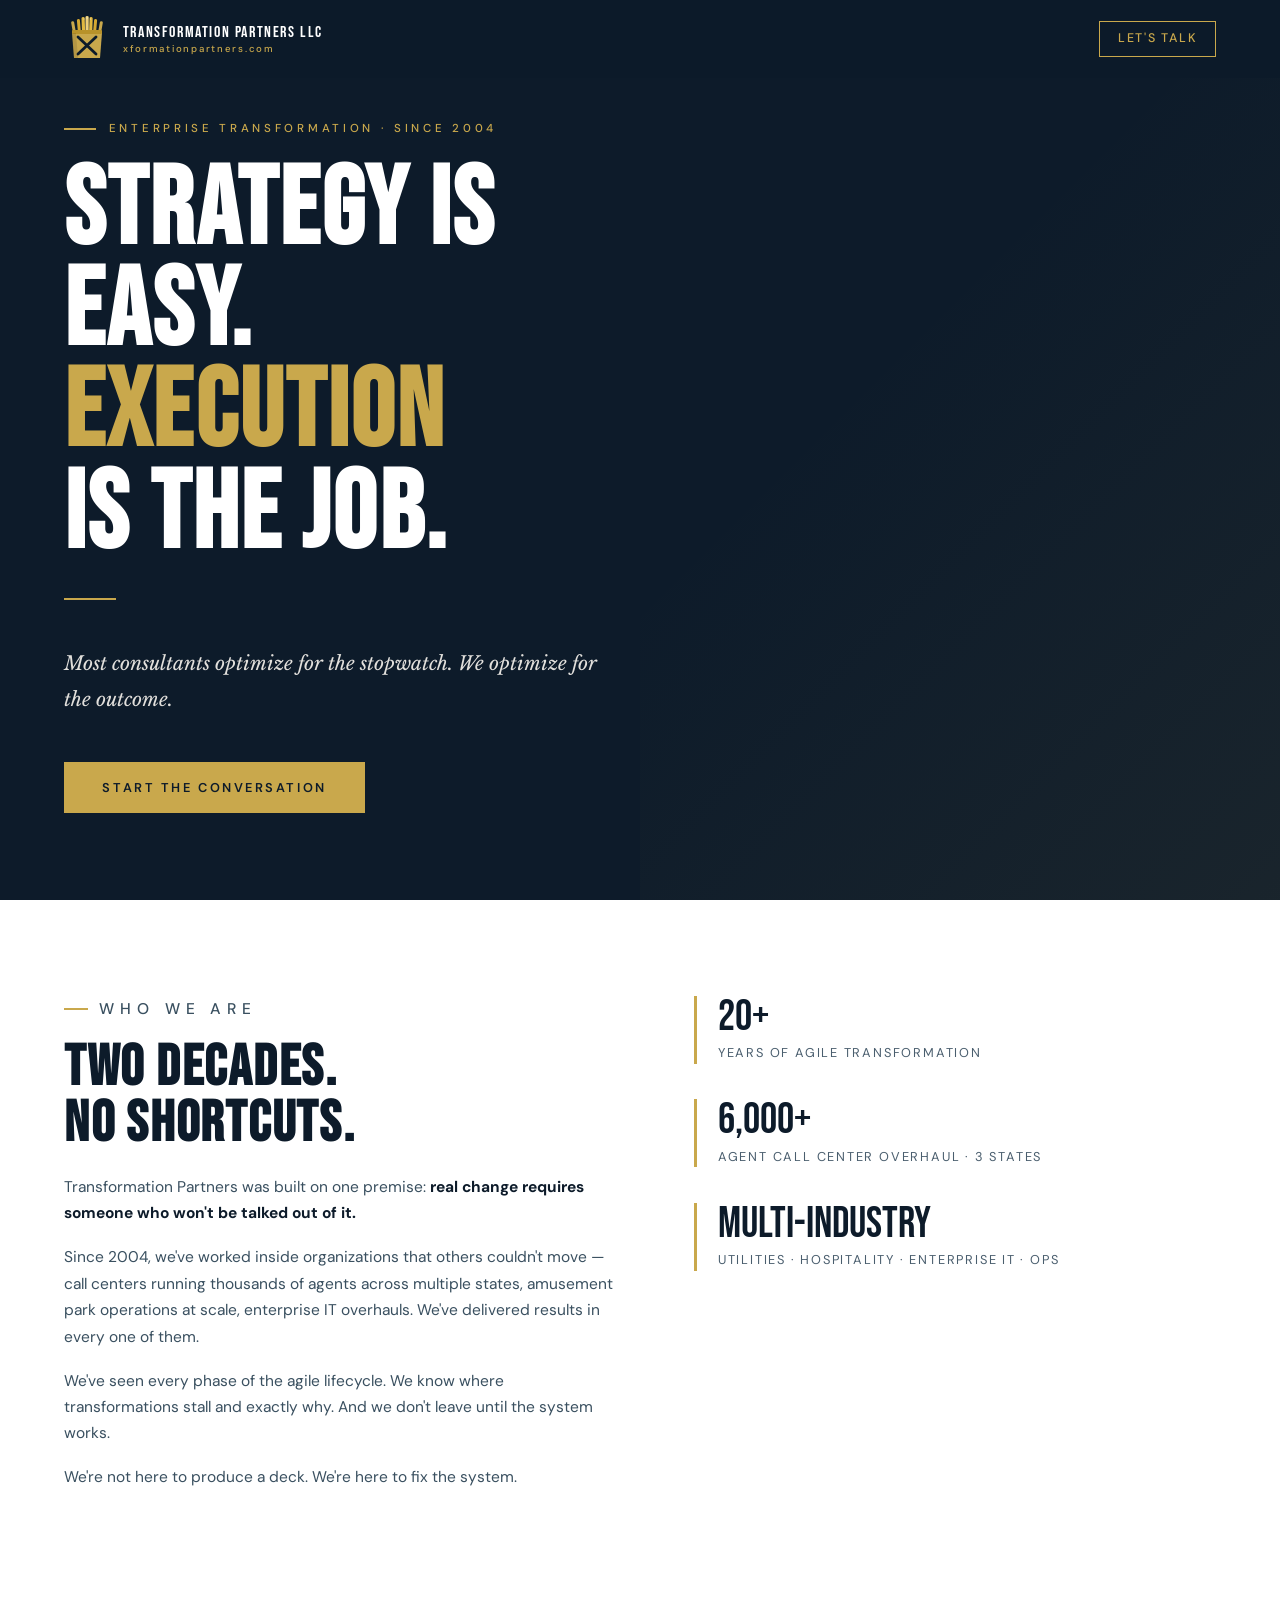
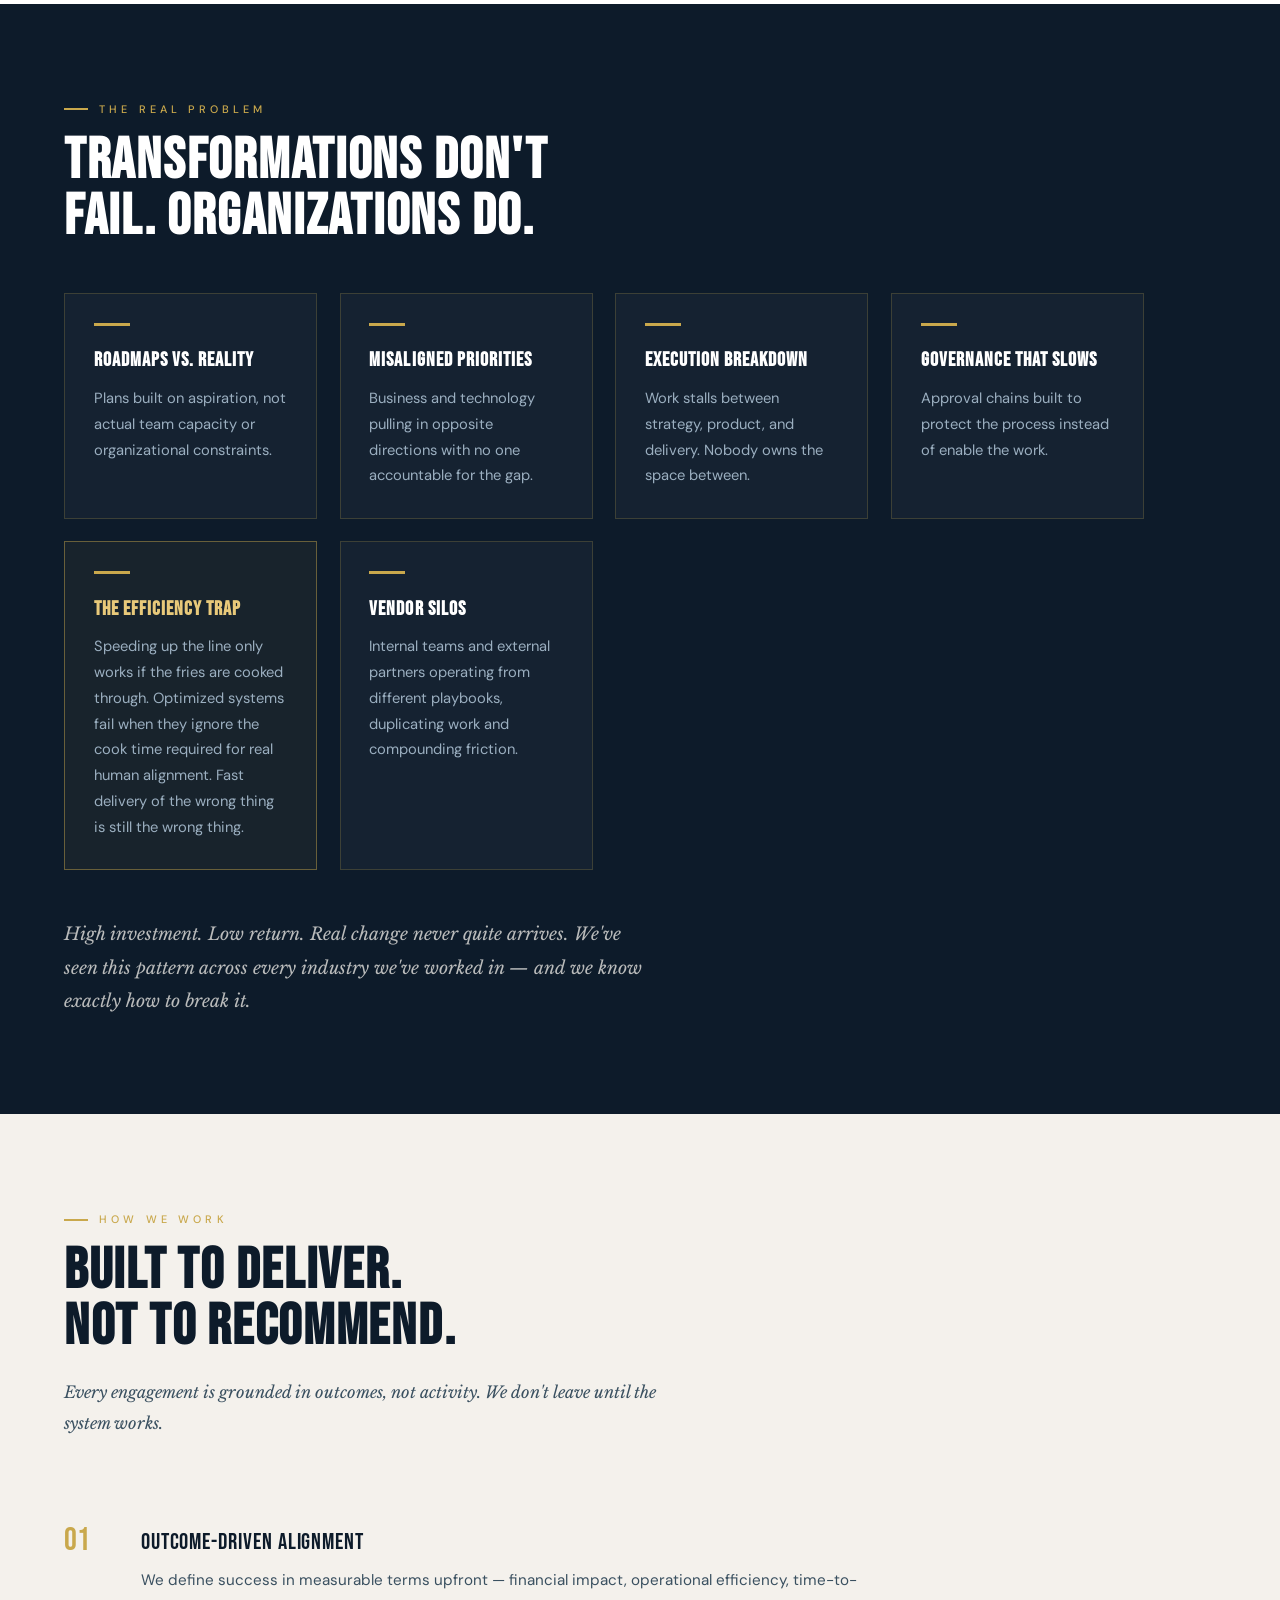
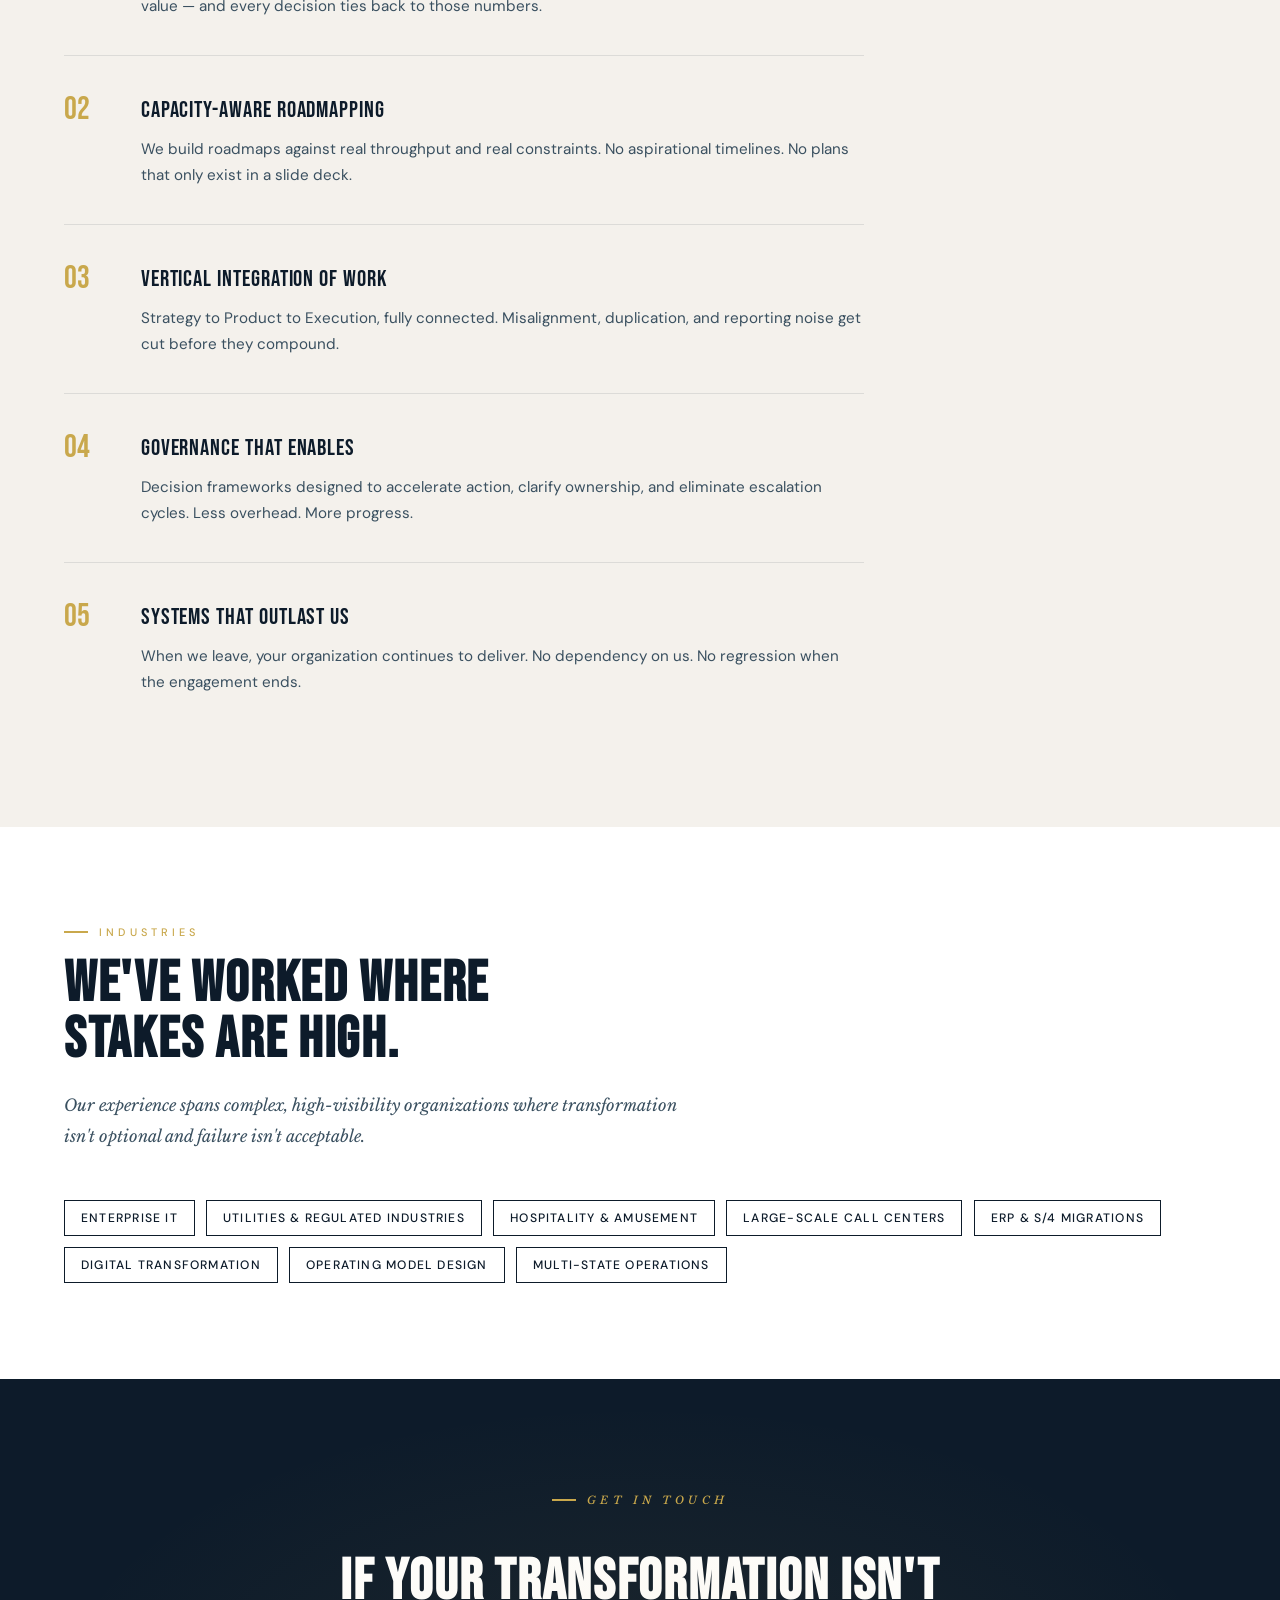
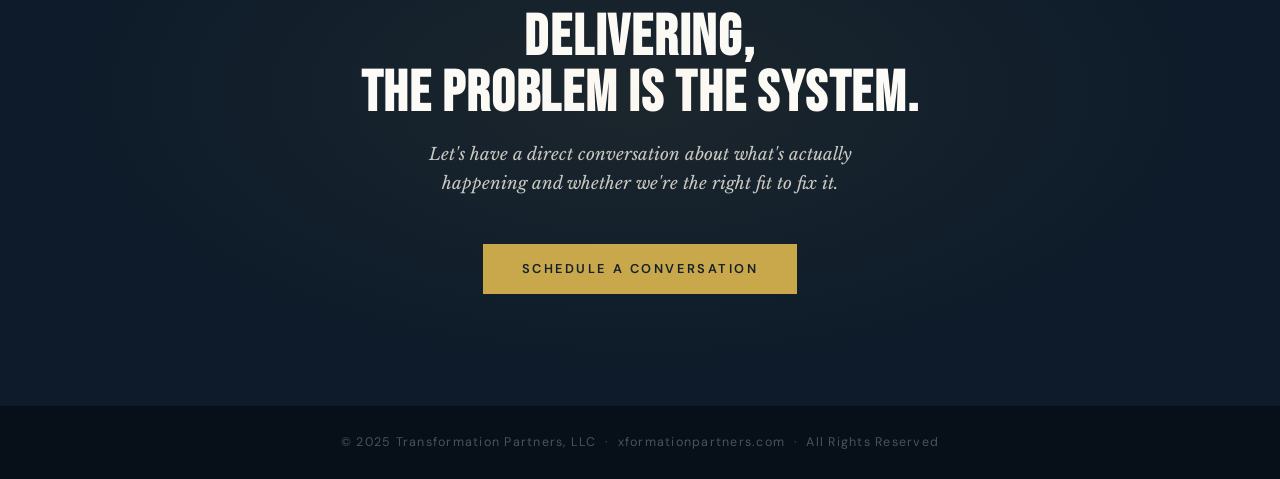
<file: tp-navy-gold-frenchfry.html>
<!DOCTYPE html>
<html lang="en">
<head>
  <meta charset="UTF-8" />
  <meta name="viewport" content="width=device-width, initial-scale=1.0" />
  <title>Transformation Partners, LLC</title>
  <link rel="preconnect" href="https://fonts.googleapis.com">
  <link href="https://fonts.googleapis.com/css2?family=Bebas+Neue&family=Libre+Baskerville:ital,wght@0,400;0,700;1,400&family=DM+Sans:wght@300;400;500&display=swap" rel="stylesheet">
  <style>
    *, *::before, *::after { box-sizing: border-box; margin: 0; padding: 0; }
    html { scroll-behavior: smooth; }
    body { background: #F4F1EC; color: #1A2A3A; font-family: 'DM Sans', sans-serif; font-size: 17px; line-height: 1.7; }

    nav { position: fixed; top: 0; left: 0; right: 0; z-index: 100; display: flex; justify-content: space-between; align-items: center; padding: 1rem 5vw; background: rgba(13,27,42,0.97); backdrop-filter: blur(8px); }
    .nav-logo { display: flex; align-items: center; gap: 0.8rem; text-decoration: none; }
    .nav-wordmark { font-family: 'Bebas Neue', sans-serif; font-size: 1rem; letter-spacing: 0.1em; color: #FFFFFF; line-height: 1.15; white-space: nowrap; }
    .nav-wordmark span { display: block; color: #C9A84C; font-size: 0.6rem; letter-spacing: 0.18em; font-family: 'DM Sans', sans-serif; font-weight: 500; text-transform: lowercase; }
    .nav-cta { font-size: 0.78rem; font-weight: 500; letter-spacing: 0.14em; text-transform: uppercase; color: #C9A84C; text-decoration: none; border: 1.5px solid #C9A84C; padding: 0.42rem 1.1rem; transition: all 0.2s ease; white-space: nowrap; }
    .nav-cta:hover { background: #C9A84C; color: #0D1B2A; }

    #hero { min-height: 100vh; background: #0D1B2A; display: flex; align-items: center; padding: 7rem 5vw 5rem; position: relative; overflow: hidden; }
    #hero::before { content: ''; position: absolute; top: -10%; right: -5%; width: 55vw; height: 110%; background: linear-gradient(135deg, transparent 40%, rgba(201,168,76,0.07) 100%); pointer-events: none; }
    .hero-inner { max-width: 820px; position: relative; z-index: 2; }
    .hero-eyebrow { font-size: 0.72rem; font-weight: 500; letter-spacing: 0.32em; text-transform: uppercase; color: #C9A84C; margin-bottom: 1.4rem; display: flex; align-items: center; gap: 0.8rem; }
    .hero-eyebrow::before { content: ''; display: inline-block; width: 32px; height: 2px; background: #C9A84C; }
    h1 { font-family: 'Bebas Neue', sans-serif; font-size: clamp(3.5rem, 8.5vw, 7rem); line-height: 0.93; letter-spacing: 0.02em; color: #FFFFFF; margin-bottom: 2rem; }
    h1 em { font-style: normal; color: #C9A84C; }
    .hero-sub { font-family: 'Libre Baskerville', serif; font-style: italic; font-size: clamp(1rem, 1.6vw, 1.2rem); color: rgba(244,241,236,0.92); max-width: 540px; margin-bottom: 2.8rem; line-height: 1.9; }
    .hero-rule { width: 52px; height: 2px; background: #C9A84C; margin-bottom: 2.8rem; }
    .btn-primary { display: inline-block; background: #C9A84C; color: #0D1B2A; font-family: 'DM Sans', sans-serif; font-weight: 600; font-size: 0.8rem; letter-spacing: 0.2em; text-transform: uppercase; text-decoration: none; padding: 0.9rem 2.4rem; transition: background 0.2s ease, transform 0.15s ease; }
    .btn-primary:hover { background: #E8C97A; transform: translateY(-2px); }

    section { padding: 6rem 5vw; }
    .section-label { font-size: 0.68rem; font-weight: 500; letter-spacing: 0.38em; text-transform: uppercase; color: #C9A84C; margin-bottom: 0.9rem; display: flex; align-items: center; gap: 0.7rem; }
    .section-label::before { content: ''; display: inline-block; width: 24px; height: 2px; background: #C9A84C; }
    h2 { font-family: 'Bebas Neue', sans-serif; font-size: clamp(2.3rem, 4.5vw, 3.8rem); line-height: 0.97; letter-spacing: 0.03em; color: #0D1B2A; margin-bottom: 1.4rem; }
    .section-intro { font-family: 'Libre Baskerville', serif; font-style: italic; font-size: 1.02rem; color: #3A5060; max-width: 620px; margin-bottom: 3rem; line-height: 1.9; }

    #about { background: #FFFFFF; }
    .about-grid { display: grid; grid-template-columns: 1.1fr 0.9fr; gap: 5rem; align-items: start; max-width: 1080px; }
    .about-text p { color: #3A5060; margin-bottom: 1.1rem; font-size: 0.97rem; }
    .about-text strong { color: #0D1B2A; }
    .stat-col { display: flex; flex-direction: column; gap: 2.2rem; }
    .stat-item { padding-left: 1.3rem; border-left: 3px solid #C9A84C; }
    .stat-num { font-family: 'Bebas Neue', sans-serif; font-size: 2.7rem; line-height: 1; color: #0D1B2A; }
    .stat-label { font-size: 0.8rem; color: #4A5E6E; text-transform: uppercase; letter-spacing: 0.14em; margin-top: 0.2rem; }

    #problem { background: #0D1B2A; position: relative; overflow: hidden; }
    #problem h2 { color: #FFFFFF; }
    #problem .section-label { color: #C9A84C; }
    #problem .section-label::before { background: #C9A84C; }
    .problem-grid { display: grid; grid-template-columns: repeat(auto-fit, minmax(240px, 1fr)); gap: 1.4rem; max-width: 1080px; margin-top: 3rem; position: relative; z-index: 1; }
    .problem-card { border: 1px solid rgba(201,168,76,0.22); padding: 1.8rem; background: rgba(255,255,255,0.03); transition: border-color 0.2s ease; }
    .problem-card:hover { border-color: rgba(201,168,76,0.5); background: rgba(201,168,76,0.05); }
    .p-bar { width: 36px; height: 3px; background: #C9A84C; margin-bottom: 1.1rem; }
    .problem-card h3 { font-family: 'Bebas Neue', sans-serif; font-size: 1.28rem; letter-spacing: 0.05em; color: #FFFFFF; margin-bottom: 0.5rem; }
    .problem-card p { font-size: 0.92rem; color: #9BAFC0; line-height: 1.75; }
    .problem-card.featured { border-color: rgba(201,168,76,0.45); background: rgba(201,168,76,0.06); }
    .problem-card.featured h3 { color: #E8C97A; }
    .problem-kicker { margin-top: 3rem; font-family: 'Libre Baskerville', serif; font-style: italic; font-size: 1.1rem; color: rgba(244,241,236,0.75); max-width: 580px; line-height: 1.9; position: relative; z-index: 1; }

    #method { background: #F4F1EC; }
    .method-list { max-width: 800px; }
    .method-item { display: grid; grid-template-columns: 3.2rem 1fr; gap: 1.6rem; padding: 2.2rem 0; border-bottom: 1px solid rgba(13,27,42,0.1); align-items: start; }
    .method-item:last-child { border-bottom: none; }
    .method-num { font-family: 'Bebas Neue', sans-serif; font-size: 2rem; line-height: 1; color: #C9A84C; padding-top: 0.15rem; }
    .method-title { font-family: 'Bebas Neue', sans-serif; font-size: 1.45rem; letter-spacing: 0.04em; color: #0D1B2A; margin-bottom: 0.4rem; }
    .method-desc { color: #3A5060; font-size: 0.95rem; }

    #industries { background: #FFFFFF; }
    .industry-tags { display: flex; flex-wrap: wrap; gap: 0.7rem; margin-top: 2.5rem; }
    .tag { font-size: 0.76rem; font-weight: 500; letter-spacing: 0.1em; text-transform: uppercase; color: #0D1B2A; border: 1.5px solid #0D1B2A; padding: 0.42rem 1rem; transition: all 0.18s ease; }
    .tag:hover { background: #0D1B2A; color: #C9A84C; }

    #contact { background: #0D1B2A; text-align: center; padding: 7rem 5vw; position: relative; overflow: hidden; }
    #contact::before { content: ''; position: absolute; inset: 0; background: radial-gradient(ellipse at center, rgba(201,168,76,0.08) 0%, transparent 65%); pointer-events: none; }
    #contact h2 { color: #FFFFFF; max-width: 680px; margin: 0 auto 1.2rem; }
    #contact .section-label { color: #C9A84C; justify-content: center; }
    #contact .section-label::before { background: #C9A84C; }
    #contact p { color: rgba(244,241,236,0.82); max-width: 480px; margin: 0 auto 2.8rem; font-style: italic; font-family: 'Libre Baskerville', serif; }

    footer { background: #070F18; color: rgba(255,255,255,0.28); font-size: 0.78rem; text-align: center; padding: 1.6rem 5vw; letter-spacing: 0.1em; }

    @media (max-width: 720px) { .about-grid { grid-template-columns: 1fr; gap: 2.5rem; } }
    @media (max-width: 600px) {
      nav { padding: 0.85rem 4vw; }
      .nav-wordmark { font-size: 0.78rem; }
      #hero { padding: 6rem 6vw 4rem; }
      h1 { font-size: 3rem; }
      .hero-sub { font-size: 1rem; color: rgba(244,241,236,0.95); }
      section { padding: 4rem 6vw; }
      h2 { font-size: 2.1rem; color: #0D1B2A; }
      .about-text p { font-size: 1rem; color: #3A5060; }
      .about-text strong { color: #0D1B2A; }
      .stat-num { color: #0D1B2A; }
      .stat-label { color: #4A5E6E; }
      .section-intro { font-size: 1rem; color: #3A5060; }
      .problem-card p { color: #9BAFC0; }
      .method-desc { color: #3A5060; }
      .method-title { color: #0D1B2A; }
      .problem-kicker { color: rgba(244,241,236,0.88); }
      #contact p { color: rgba(244,241,236,0.9); }
    }

    .fade-in { opacity: 0; transform: translateY(20px); transition: opacity 0.6s ease, transform 0.6s ease; }
    .fade-in.visible { opacity: 1; transform: none; }
  </style>
</head>
<body>

  <nav>
    <a href="#hero" class="nav-logo">
      <svg viewBox="0 0 44 46" fill="none" xmlns="http://www.w3.org/2000/svg" style="width:46px;height:46px;flex-shrink:0;">
        <rect x="8"  y="5"  width="3"   height="15" rx="1.4" fill="#C9A84C" transform="rotate(-10 9.5 17)"/>
        <rect x="13" y="3"  width="3"   height="17" rx="1.4" fill="#D4A832" transform="rotate(-5 14.5 17)"/>
        <rect x="17" y="1"  width="3.2" height="18" rx="1.4" fill="#E0B840" transform="rotate(-2 18.6 17)"/>
        <rect x="20.5" y="0" width="3.2" height="20" rx="1.4" fill="#EDD07A"/>
        <rect x="24" y="1"  width="3.2" height="18" rx="1.4" fill="#E0B840" transform="rotate(2 25.6 17)"/>
        <rect x="28" y="3"  width="3"   height="17" rx="1.4" fill="#D4A832" transform="rotate(5 29.5 17)"/>
        <rect x="33" y="5"  width="3"   height="15" rx="1.4" fill="#C9A84C" transform="rotate(10 34.5 17)"/>
        <circle cx="19"   cy="3"  r="0.7" fill="rgba(255,255,255,0.42)"/>
        <circle cx="22.1" cy="2"  r="0.8" fill="rgba(255,255,255,0.52)"/>
        <circle cx="25.5" cy="3"  r="0.7" fill="rgba(255,255,255,0.42)"/>
        <path d="M9 42 L7 17 L37 17 L35 42 Z" fill="#C9A84C"/>
        <rect x="7" y="14" width="30" height="4" rx="1" fill="#B8922A"/>
        <line x1="13" y1="21" x2="31" y2="38" stroke="#0D1B2A" stroke-width="2.8" stroke-linecap="round"/>
        <line x1="31" y1="21" x2="13" y2="38" stroke="#0D1B2A" stroke-width="2.8" stroke-linecap="round"/>
        <path d="M9 42 L7 17 L11 17 L13 42 Z" fill="rgba(0,0,0,0.1)"/>
      </svg>
      <div class="nav-wordmark">
        Transformation Partners LLC
        <span>xformationpartners.com</span>
      </div>
    </a>
    <a href="mailto:kevin.mccoy@xformationpartners.com" class="nav-cta">Let's Talk</a>
  </nav>


  <section id="hero">
    <div class="hero-inner">
      <p class="hero-eyebrow">Enterprise Transformation · Since 2004</p>
      <h1>Strategy Is<br/>Easy.<br/><em>Execution</em><br/>Is the Job.</h1>
      <div class="hero-rule"></div>
      <p class="hero-sub">Most consultants optimize for the stopwatch. We optimize for the outcome.</p>
      <a href="mailto:kevin.mccoy@xformationpartners.com" class="btn-primary">Start the Conversation</a>
    </div>
  </section>


  <section id="about">
    <div class="about-grid fade-in">
      <div class="about-text">
        <p class="section-label">Who We Are</p>
        <h2>Two Decades.<br/>No Shortcuts.</h2>
        <p>Transformation Partners was built on one premise: <strong>real change requires someone who won't be talked out of it.</strong></p>
        <p>Since 2004, we've worked inside organizations that others couldn't move — call centers running thousands of agents across multiple states, amusement park operations at scale, enterprise IT overhauls. We've delivered results in every one of them.</p>
        <p>We've seen every phase of the agile lifecycle. We know where transformations stall and exactly why. And we don't leave until the system works.</p>
        <p>We're not here to produce a deck. We're here to fix the system.</p>
      </div>
      <div class="stat-col">
        <div class="stat-item">
          <div class="stat-num">20+</div>
          <div class="stat-label">Years of Agile Transformation</div>
        </div>
        <div class="stat-item">
          <div class="stat-num">6,000+</div>
          <div class="stat-label">Agent Call Center Overhaul · 3 States</div>
        </div>
        <div class="stat-item">
          <div class="stat-num">Multi-Industry</div>
          <div class="stat-label">Utilities · Hospitality · Enterprise IT · Ops</div>
        </div>
      </div>
    </div>
  </section>


  <section id="problem">
    <p class="section-label">The Real Problem</p>
    <h2>Transformations Don't<br/>Fail. Organizations Do.</h2>
    <div class="problem-grid fade-in">
      <div class="problem-card">
        <div class="p-bar"></div>
        <h3>Roadmaps vs. Reality</h3>
        <p>Plans built on aspiration, not actual team capacity or organizational constraints.</p>
      </div>
      <div class="problem-card">
        <div class="p-bar"></div>
        <h3>Misaligned Priorities</h3>
        <p>Business and technology pulling in opposite directions with no one accountable for the gap.</p>
      </div>
      <div class="problem-card">
        <div class="p-bar"></div>
        <h3>Execution Breakdown</h3>
        <p>Work stalls between strategy, product, and delivery. Nobody owns the space between.</p>
      </div>
      <div class="problem-card">
        <div class="p-bar"></div>
        <h3>Governance That Slows</h3>
        <p>Approval chains built to protect the process instead of enable the work.</p>
      </div>
      <div class="problem-card featured">
        <div class="p-bar"></div>
        <h3>The Efficiency Trap</h3>
        <p>Speeding up the line only works if the fries are cooked through. Optimized systems fail when they ignore the cook time required for real human alignment. Fast delivery of the wrong thing is still the wrong thing.</p>
      </div>
      <div class="problem-card">
        <div class="p-bar"></div>
        <h3>Vendor Silos</h3>
        <p>Internal teams and external partners operating from different playbooks, duplicating work and compounding friction.</p>
      </div>
    </div>
    <p class="problem-kicker fade-in">High investment. Low return. Real change never quite arrives. We've seen this pattern across every industry we've worked in — and we know exactly how to break it.</p>
  </section>


  <section id="method">
    <p class="section-label">How We Work</p>
    <h2>Built to Deliver.<br/>Not to Recommend.</h2>
    <p class="section-intro">Every engagement is grounded in outcomes, not activity. We don't leave until the system works.</p>
    <div class="method-list fade-in">
      <div class="method-item">
        <div class="method-num">01</div>
        <div>
          <div class="method-title">Outcome-Driven Alignment</div>
          <p class="method-desc">We define success in measurable terms upfront — financial impact, operational efficiency, time-to-value — and every decision ties back to those numbers.</p>
        </div>
      </div>
      <div class="method-item">
        <div class="method-num">02</div>
        <div>
          <div class="method-title">Capacity-Aware Roadmapping</div>
          <p class="method-desc">We build roadmaps against real throughput and real constraints. No aspirational timelines. No plans that only exist in a slide deck.</p>
        </div>
      </div>
      <div class="method-item">
        <div class="method-num">03</div>
        <div>
          <div class="method-title">Vertical Integration of Work</div>
          <p class="method-desc">Strategy to Product to Execution, fully connected. Misalignment, duplication, and reporting noise get cut before they compound.</p>
        </div>
      </div>
      <div class="method-item">
        <div class="method-num">04</div>
        <div>
          <div class="method-title">Governance That Enables</div>
          <p class="method-desc">Decision frameworks designed to accelerate action, clarify ownership, and eliminate escalation cycles. Less overhead. More progress.</p>
        </div>
      </div>
      <div class="method-item">
        <div class="method-num">05</div>
        <div>
          <div class="method-title">Systems That Outlast Us</div>
          <p class="method-desc">When we leave, your organization continues to deliver. No dependency on us. No regression when the engagement ends.</p>
        </div>
      </div>
    </div>
  </section>


  <section id="industries">
    <p class="section-label">Industries</p>
    <h2>We've Worked Where<br/>Stakes Are High.</h2>
    <p class="section-intro">Our experience spans complex, high-visibility organizations where transformation isn't optional and failure isn't acceptable.</p>
    <div class="industry-tags fade-in">
      <span class="tag">Enterprise IT</span>
      <span class="tag">Utilities &amp; Regulated Industries</span>
      <span class="tag">Hospitality &amp; Amusement</span>
      <span class="tag">Large-Scale Call Centers</span>
      <span class="tag">ERP &amp; S/4 Migrations</span>
      <span class="tag">Digital Transformation</span>
      <span class="tag">Operating Model Design</span>
      <span class="tag">Multi-State Operations</span>
    </div>
  </section>


  <section id="contact">
    <p class="section-label">Get in Touch</p>
    <h2>If Your Transformation Isn't Delivering,<br/>the Problem Is the System.</h2>
    <p>Let's have a direct conversation about what's actually happening and whether we're the right fit to fix it.</p>
    <a href="mailto:kevin.mccoy@xformationpartners.com" class="btn-primary">Schedule a Conversation</a>
  </section>


  <footer>
    &copy; 2025 Transformation Partners, LLC &nbsp;&middot;&nbsp; xformationpartners.com &nbsp;&middot;&nbsp; All Rights Reserved
  </footer>

  <script>
    var els = document.querySelectorAll('.fade-in');
    var obs = new IntersectionObserver(function(entries) {
      entries.forEach(function(e) {
        if (e.isIntersecting) { e.target.classList.add('visible'); obs.unobserve(e.target); }
      });
    }, { threshold: 0.1 });
    els.forEach(function(el) { obs.observe(el); });
  </script>

</body>
</html>
</file>
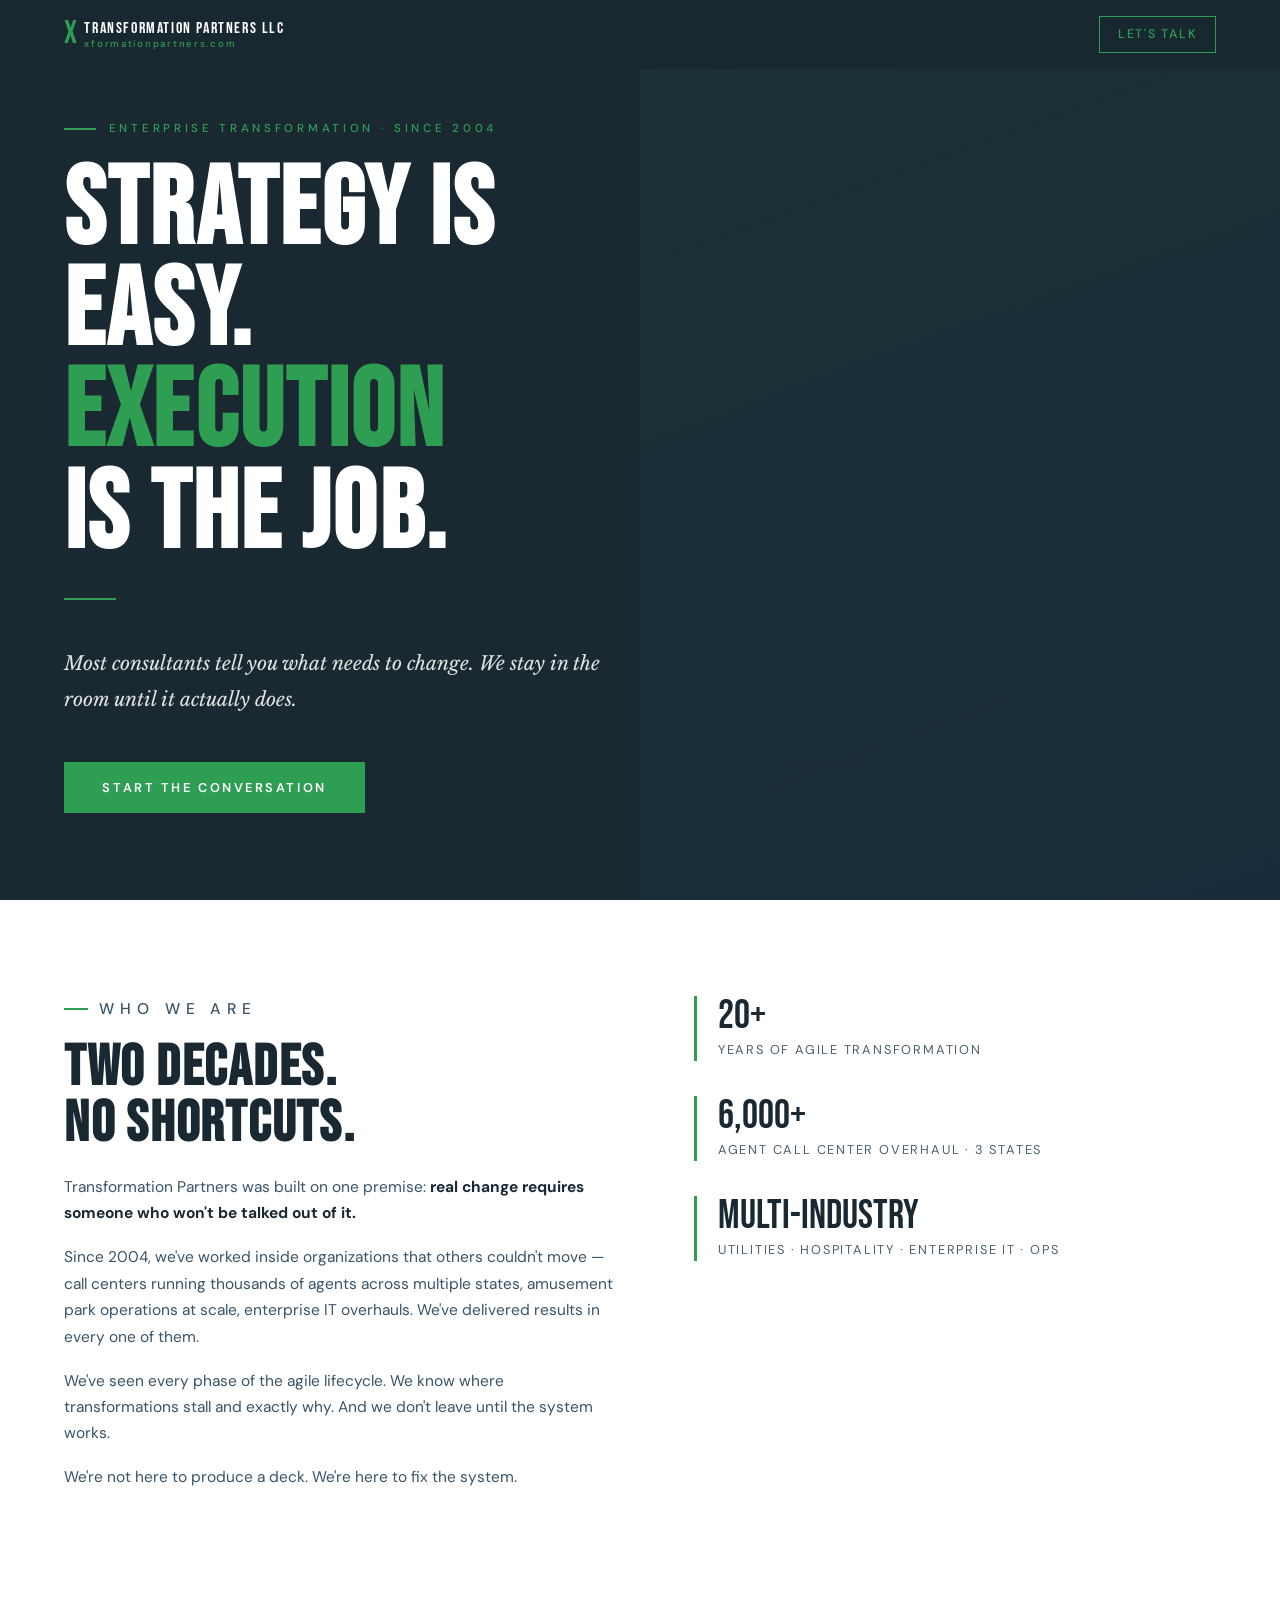
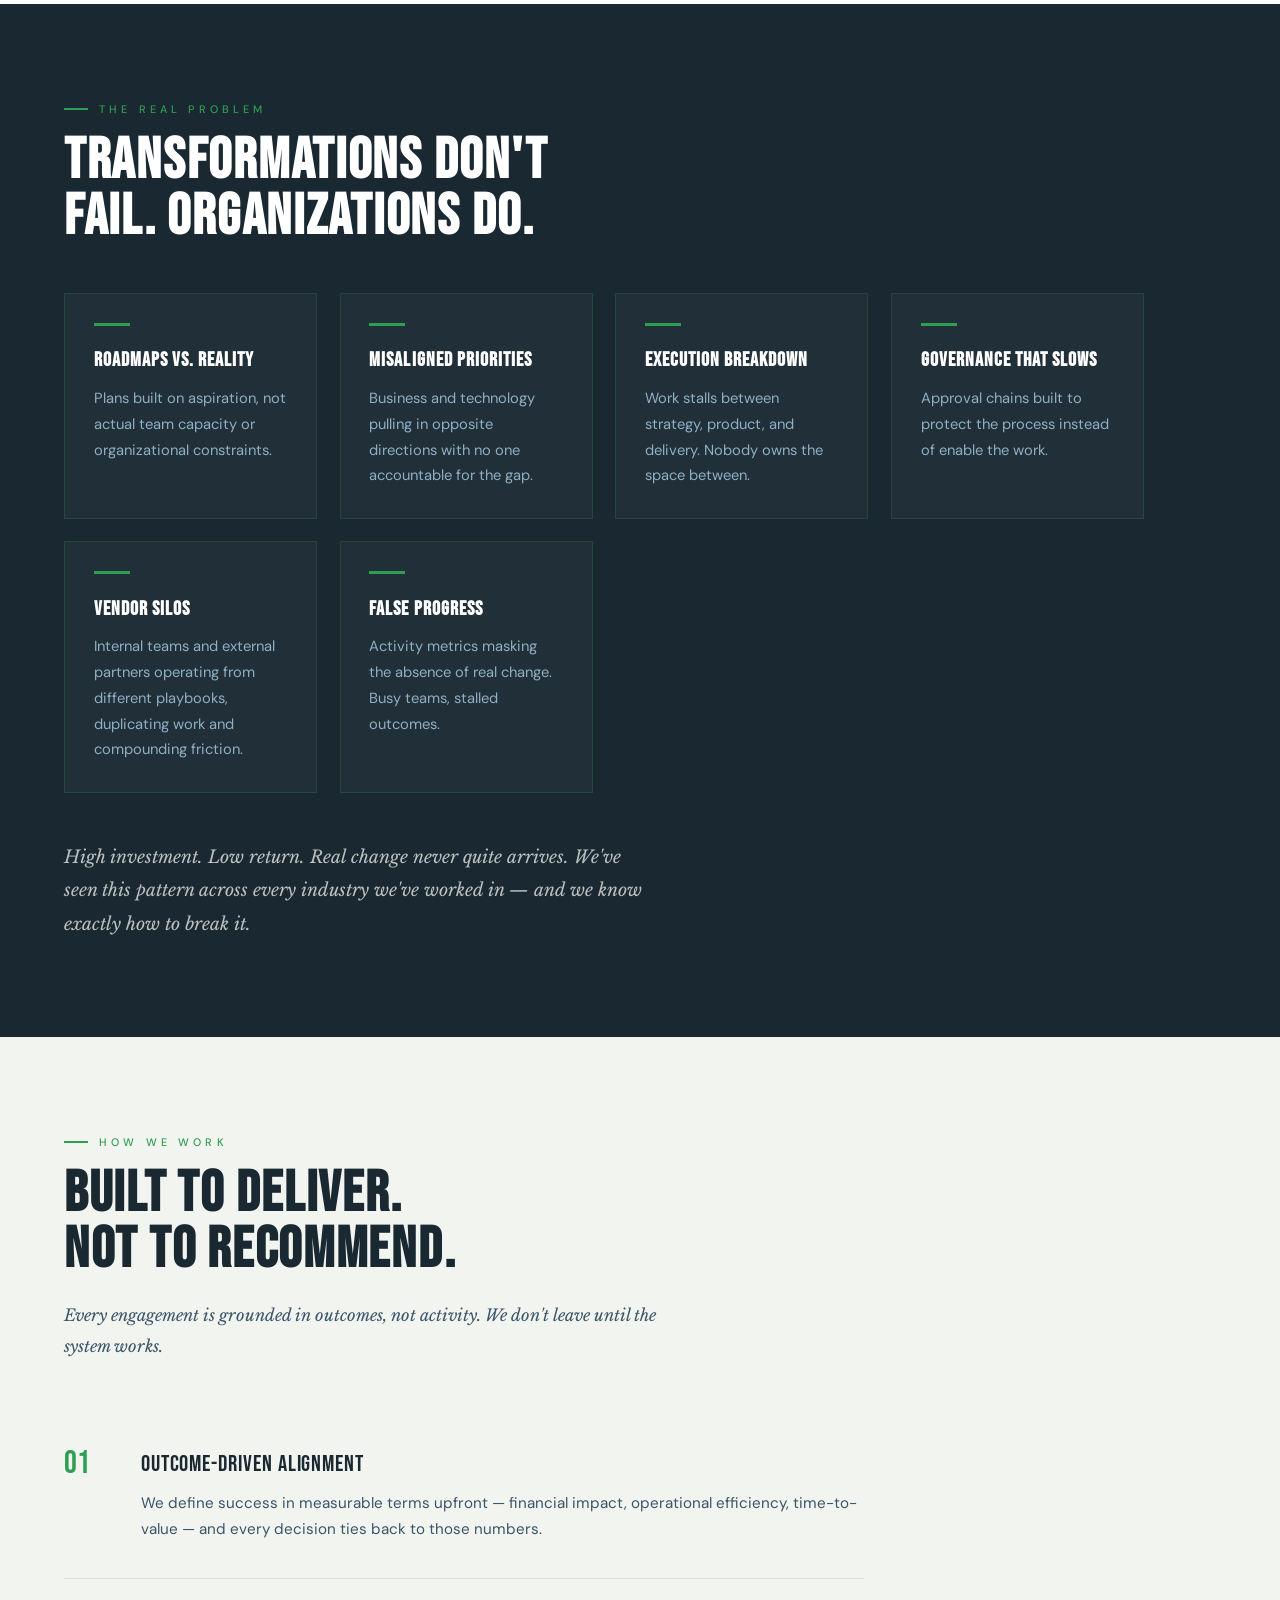
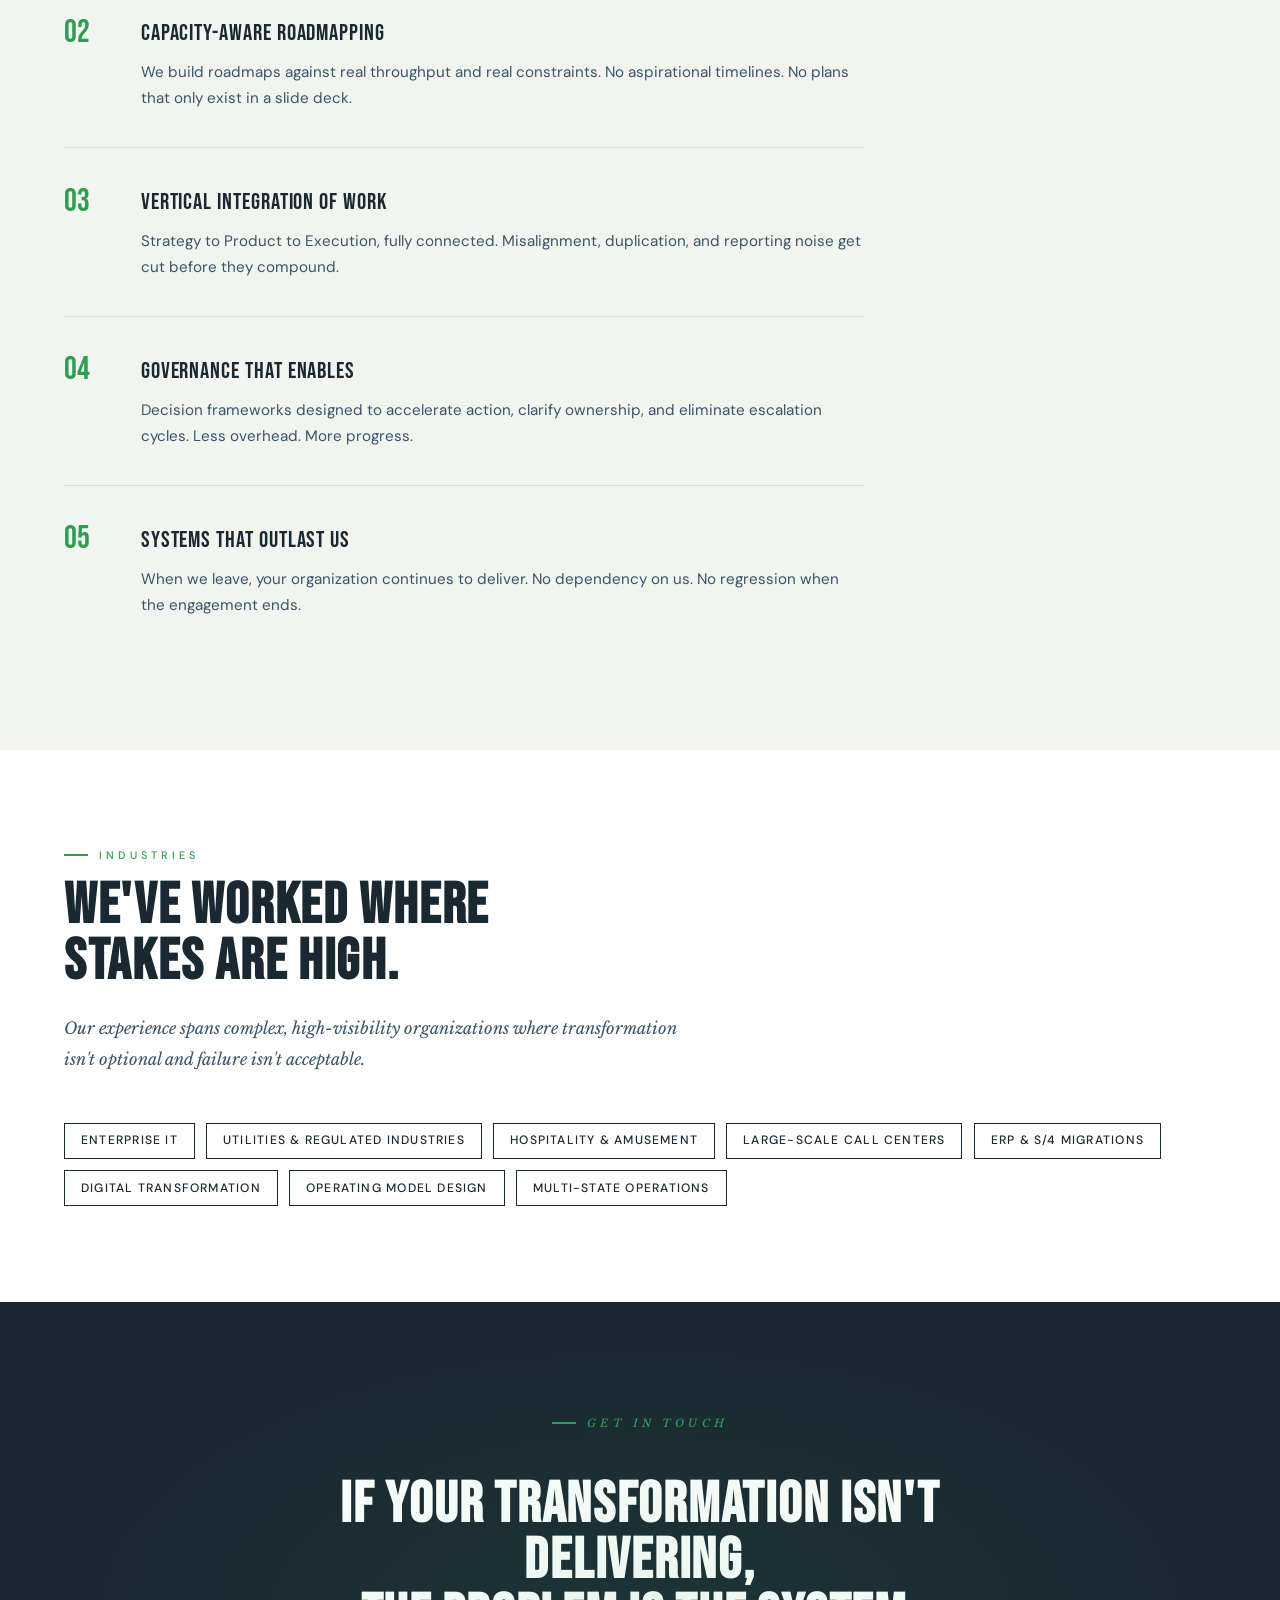
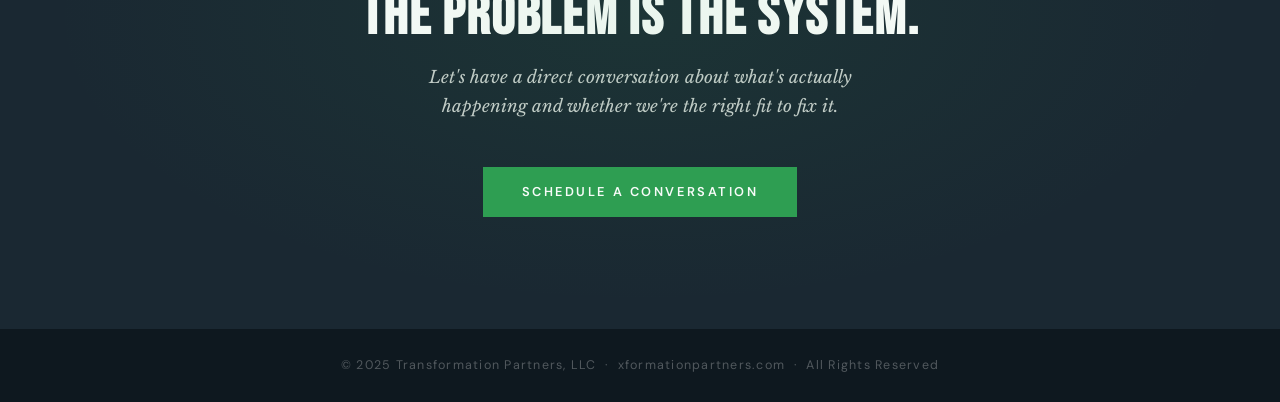
<file: tp-placeholder.html>
<!DOCTYPE html>
<html lang="en">
<head>
  <meta charset="UTF-8" />
  <meta name="viewport" content="width=device-width, initial-scale=1.0" />
  <title>Transformation Partners, LLC</title>
  <link rel="preconnect" href="https://fonts.googleapis.com">
  <link href="https://fonts.googleapis.com/css2?family=Bebas+Neue&family=Libre+Baskerville:ital,wght@0,400;0,700;1,400&family=DM+Sans:wght@300;400;500&display=swap" rel="stylesheet">
  <style>
    *, *::before, *::after { box-sizing: border-box; margin: 0; padding: 0; }
    html { scroll-behavior: smooth; }
    body { background: #F2F4F0; color: #1C2E3A; font-family: "DM Sans", sans-serif; font-size: 17px; line-height: 1.7; }

    nav { position: fixed; top: 0; left: 0; right: 0; z-index: 100; display: flex; justify-content: space-between; align-items: center; padding: 1rem 5vw; background: rgba(26,40,50,0.97); backdrop-filter: blur(8px); }
    .nav-logo { display: flex; align-items: center; gap: 0.5rem; text-decoration: none; }
    .nav-x { font-family: "Bebas Neue", sans-serif; font-size: 2rem; color: #2E9E52; letter-spacing: -0.02em; line-height: 1; }
    .nav-wordmark { font-family: "Bebas Neue", sans-serif; font-size: 1rem; letter-spacing: 0.1em; color: #FFFFFF; line-height: 1.15; white-space: nowrap; }
    .nav-wordmark span { display: block; color: #2E9E52; font-size: 0.6rem; letter-spacing: 0.18em; font-family: "DM Sans", sans-serif; font-weight: 500; text-transform: lowercase; }
    .nav-cta { font-size: 0.78rem; font-weight: 500; letter-spacing: 0.14em; text-transform: uppercase; color: #2E9E52; text-decoration: none; border: 1.5px solid #2E9E52; padding: 0.42rem 1.1rem; transition: all 0.2s ease; white-space: nowrap; }
    .nav-cta:hover { background: #2E9E52; color: #1A2832; }

    #hero { min-height: 100vh; background: #1A2832; display: flex; align-items: center; padding: 7rem 5vw 5rem; position: relative; overflow: hidden; }
    #hero::before { content: ""; position: absolute; top: 0; right: 0; width: 50vw; height: 100%; background: linear-gradient(160deg, rgba(46,158,82,0.08) 0%, rgba(13,61,107,0.14) 100%); pointer-events: none; }
    .hero-inner { max-width: 860px; position: relative; z-index: 2; }
    .hero-eyebrow { font-size: 0.72rem; font-weight: 500; letter-spacing: 0.32em; text-transform: uppercase; color: #2E9E52; margin-bottom: 1.4rem; display: flex; align-items: center; gap: 0.8rem; }
    .hero-eyebrow::before { content: ""; display: inline-block; width: 32px; height: 2px; background: #2E9E52; }
    h1 { font-family: "Bebas Neue", sans-serif; font-size: clamp(3.5rem, 8.5vw, 7rem); line-height: 0.93; letter-spacing: 0.02em; color: #FFFFFF; margin-bottom: 2rem; }
    h1 .accent { color: #2E9E52; }
    .hero-sub { font-family: "Libre Baskerville", serif; font-style: italic; font-size: clamp(1rem, 1.6vw, 1.2rem); color: rgba(242,244,240,0.92); max-width: 540px; margin-bottom: 2.8rem; line-height: 1.9; }
    .hero-rule { width: 52px; height: 2px; background: #2E9E52; margin-bottom: 2.8rem; }
    .btn-primary { display: inline-block; background: #2E9E52; color: #FFFFFF; font-family: "DM Sans", sans-serif; font-weight: 600; font-size: 0.8rem; letter-spacing: 0.2em; text-transform: uppercase; text-decoration: none; padding: 0.9rem 2.4rem; transition: all 0.2s ease; }
    .btn-primary:hover { background: #1B6B34; transform: translateY(-2px); }

    section { padding: 6rem 5vw; }
    .section-label { font-size: 0.68rem; font-weight: 500; letter-spacing: 0.38em; text-transform: uppercase; color: #2E9E52; margin-bottom: 0.9rem; display: flex; align-items: center; gap: 0.7rem; }
    .section-label::before { content: ""; display: inline-block; width: 24px; height: 2px; background: #2E9E52; }
    h2 { font-family: "Bebas Neue", sans-serif; font-size: clamp(2.3rem, 4.5vw, 3.8rem); line-height: 0.97; letter-spacing: 0.03em; color: #1A2832; margin-bottom: 1.4rem; }
    .section-intro { font-family: "Libre Baskerville", serif; font-style: italic; font-size: 1.02rem; color: #3A5468; max-width: 640px; margin-bottom: 3rem; line-height: 1.9; }

    #about { background: #FFFFFF; }
    .about-grid { display: grid; grid-template-columns: 1.1fr 0.9fr; gap: 5rem; align-items: start; max-width: 1080px; }
    .about-text p { color: #3A5468; margin-bottom: 1.1rem; font-size: 0.97rem; }
    .about-text strong { color: #1A2832; }
    .stat-col { display: flex; flex-direction: column; gap: 2.2rem; }
    .stat-item { padding-left: 1.3rem; border-left: 3px solid #2E9E52; }
    .stat-num { font-family: "Bebas Neue", sans-serif; font-size: 2.5rem; line-height: 1; color: #1A2832; }
    .stat-label { font-size: 0.8rem; color: #4A6070; text-transform: uppercase; letter-spacing: 0.14em; margin-top: 0.2rem; }

    #problem { background: #1A2832; position: relative; overflow: hidden; }
    #problem h2 { color: #FFFFFF; }
    #problem .section-label { color: #2E9E52; }
    #problem .section-label::before { background: #2E9E52; }
    .problem-grid { display: grid; grid-template-columns: repeat(auto-fit, minmax(240px, 1fr)); gap: 1.4rem; max-width: 1080px; margin-top: 3rem; position: relative; z-index: 1; }
    .problem-card { border: 1px solid rgba(46,158,82,0.2); padding: 1.8rem; background: rgba(255,255,255,0.03); transition: border-color 0.2s ease; }
    .problem-card:hover { border-color: rgba(46,158,82,0.5); background: rgba(46,158,82,0.05); }
    .p-bar { width: 36px; height: 3px; background: #2E9E52; margin-bottom: 1.1rem; }
    .problem-card h3 { font-family: "Bebas Neue", sans-serif; font-size: 1.28rem; letter-spacing: 0.05em; color: #FFFFFF; margin-bottom: 0.5rem; }
    .problem-card p { font-size: 0.92rem; color: #8EB0C4; line-height: 1.75; }
    .problem-kicker { margin-top: 3rem; font-family: "Libre Baskerville", serif; font-style: italic; font-size: 1.1rem; color: rgba(242,244,240,0.75); max-width: 580px; line-height: 1.9; position: relative; z-index: 1; }

    #method { background: #F2F4F0; }
    .method-list { max-width: 800px; }
    .method-item { display: grid; grid-template-columns: 3.2rem 1fr; gap: 1.6rem; padding: 2.2rem 0; border-bottom: 1px solid rgba(26,40,50,0.1); align-items: start; }
    .method-item:last-child { border-bottom: none; }
    .method-num { font-family: "Bebas Neue", sans-serif; font-size: 2rem; line-height: 1; color: #2E9E52; padding-top: 0.15rem; }
    .method-title { font-family: "Bebas Neue", sans-serif; font-size: 1.45rem; letter-spacing: 0.04em; color: #1A2832; margin-bottom: 0.4rem; }
    .method-desc { color: #3A5468; font-size: 0.95rem; }

    #industries { background: #FFFFFF; }
    .industry-tags { display: flex; flex-wrap: wrap; gap: 0.7rem; margin-top: 2.5rem; }
    .tag { font-size: 0.76rem; font-weight: 500; letter-spacing: 0.1em; text-transform: uppercase; color: #1A2832; border: 1.5px solid #1A2832; padding: 0.42rem 1rem; transition: all 0.18s ease; }
    .tag:hover { background: #1A2832; color: #2E9E52; }

    #contact { background: #1A2832; text-align: center; padding: 7rem 5vw; position: relative; overflow: hidden; }
    #contact::before { content: ""; position: absolute; inset: 0; background: radial-gradient(ellipse at center, rgba(46,158,82,0.1) 0%, transparent 65%); pointer-events: none; }
    #contact h2 { color: #FFFFFF; max-width: 680px; margin: 0 auto 1.2rem; }
    #contact .section-label { color: #2E9E52; justify-content: center; }
    #contact .section-label::before { background: #2E9E52; }
    #contact p { color: rgba(242,244,240,0.82); max-width: 500px; margin: 0 auto 2.8rem; font-style: italic; font-family: "Libre Baskerville", serif; }

    footer { background: #0E181F; color: rgba(255,255,255,0.28); font-size: 0.78rem; text-align: center; padding: 1.6rem 5vw; letter-spacing: 0.1em; }

    @media (max-width: 720px) { .about-grid { grid-template-columns: 1fr; gap: 2.5rem; } }
    @media (max-width: 600px) {
      nav { padding: 0.85rem 4vw; }
      .nav-wordmark { font-size: 0.8rem; }
      #hero { padding: 6rem 6vw 4rem; }
      h1 { font-size: 3rem; }
      .hero-sub { font-size: 1rem; color: rgba(242,244,240,0.95); }
      section { padding: 4rem 6vw; }
      h2 { font-size: 2.1rem; color: #1A2832; }
      .about-text p { font-size: 1rem; color: #3A5468; }
      .about-text strong { color: #1A2832; }
      .stat-num { color: #1A2832; }
      .stat-label { color: #4A6070; }
      .section-intro { font-size: 1rem; color: #3A5468; }
      .problem-card p { color: #8EB0C4; }
      .method-desc { color: #3A5468; }
      .method-title { color: #1A2832; }
      .problem-kicker { color: rgba(242,244,240,0.88); }
      #contact p { color: rgba(242,244,240,0.9); }
    }

    .fade-in { opacity: 0; transform: translateY(20px); transition: opacity 0.6s ease, transform 0.6s ease; }
    .fade-in.visible { opacity: 1; transform: none; }
  </style>
</head>
<body>

  <nav>
    <a href="#hero" class="nav-logo">
      <div class="nav-x">X</div>
      <div class="nav-wordmark">
        Transformation Partners LLC
        <span>xformationpartners.com</span>
      </div>
    </a>
    <a href="mailto:kevin.mccoy@xformationpartners.com" class="nav-cta">Let's Talk</a>
  </nav>


  <section id="hero">
    <div class="hero-inner">
      <p class="hero-eyebrow">Enterprise Transformation &middot; Since 2004</p>
      <h1>Strategy Is<br/>Easy.<br/><span class="accent">Execution</span><br/>Is the Job.</h1>
      <div class="hero-rule"></div>
      <p class="hero-sub">Most consultants tell you what needs to change. We stay in the room until it actually does.</p>
      <a href="mailto:kevin.mccoy@xformationpartners.com" class="btn-primary">Start the Conversation</a>
    </div>
  </section>


  <section id="about">
    <div class="about-grid fade-in">
      <div class="about-text">
        <p class="section-label">Who We Are</p>
        <h2>Two Decades.<br/>No Shortcuts.</h2>
        <p>Transformation Partners was built on one premise: <strong>real change requires someone who won't be talked out of it.</strong></p>
        <p>Since 2004, we've worked inside organizations that others couldn't move — call centers running thousands of agents across multiple states, amusement park operations at scale, enterprise IT overhauls. We've delivered results in every one of them.</p>
        <p>We've seen every phase of the agile lifecycle. We know where transformations stall and exactly why. And we don't leave until the system works.</p>
        <p>We're not here to produce a deck. We're here to fix the system.</p>
      </div>
      <div class="stat-col">
        <div class="stat-item">
          <div class="stat-num">20+</div>
          <div class="stat-label">Years of Agile Transformation</div>
        </div>
        <div class="stat-item">
          <div class="stat-num">6,000+</div>
          <div class="stat-label">Agent Call Center Overhaul &middot; 3 States</div>
        </div>
        <div class="stat-item">
          <div class="stat-num">Multi-Industry</div>
          <div class="stat-label">Utilities &middot; Hospitality &middot; Enterprise IT &middot; Ops</div>
        </div>
      </div>
    </div>
  </section>


  <section id="problem">
    <p class="section-label">The Real Problem</p>
    <h2>Transformations Don't<br/>Fail. Organizations Do.</h2>
    <div class="problem-grid fade-in">
      <div class="problem-card">
        <div class="p-bar"></div>
        <h3>Roadmaps vs. Reality</h3>
        <p>Plans built on aspiration, not actual team capacity or organizational constraints.</p>
      </div>
      <div class="problem-card">
        <div class="p-bar"></div>
        <h3>Misaligned Priorities</h3>
        <p>Business and technology pulling in opposite directions with no one accountable for the gap.</p>
      </div>
      <div class="problem-card">
        <div class="p-bar"></div>
        <h3>Execution Breakdown</h3>
        <p>Work stalls between strategy, product, and delivery. Nobody owns the space between.</p>
      </div>
      <div class="problem-card">
        <div class="p-bar"></div>
        <h3>Governance That Slows</h3>
        <p>Approval chains built to protect the process instead of enable the work.</p>
      </div>
      <div class="problem-card">
        <div class="p-bar"></div>
        <h3>Vendor Silos</h3>
        <p>Internal teams and external partners operating from different playbooks, duplicating work and compounding friction.</p>
      </div>
      <div class="problem-card">
        <div class="p-bar"></div>
        <h3>False Progress</h3>
        <p>Activity metrics masking the absence of real change. Busy teams, stalled outcomes.</p>
      </div>
    </div>
    <p class="problem-kicker fade-in">High investment. Low return. Real change never quite arrives. We've seen this pattern across every industry we've worked in — and we know exactly how to break it.</p>
  </section>


  <section id="method">
    <p class="section-label">How We Work</p>
    <h2>Built to Deliver.<br/>Not to Recommend.</h2>
    <p class="section-intro">Every engagement is grounded in outcomes, not activity. We don't leave until the system works.</p>
    <div class="method-list fade-in">
      <div class="method-item">
        <div class="method-num">01</div>
        <div>
          <div class="method-title">Outcome-Driven Alignment</div>
          <p class="method-desc">We define success in measurable terms upfront — financial impact, operational efficiency, time-to-value — and every decision ties back to those numbers.</p>
        </div>
      </div>
      <div class="method-item">
        <div class="method-num">02</div>
        <div>
          <div class="method-title">Capacity-Aware Roadmapping</div>
          <p class="method-desc">We build roadmaps against real throughput and real constraints. No aspirational timelines. No plans that only exist in a slide deck.</p>
        </div>
      </div>
      <div class="method-item">
        <div class="method-num">03</div>
        <div>
          <div class="method-title">Vertical Integration of Work</div>
          <p class="method-desc">Strategy to Product to Execution, fully connected. Misalignment, duplication, and reporting noise get cut before they compound.</p>
        </div>
      </div>
      <div class="method-item">
        <div class="method-num">04</div>
        <div>
          <div class="method-title">Governance That Enables</div>
          <p class="method-desc">Decision frameworks designed to accelerate action, clarify ownership, and eliminate escalation cycles. Less overhead. More progress.</p>
        </div>
      </div>
      <div class="method-item">
        <div class="method-num">05</div>
        <div>
          <div class="method-title">Systems That Outlast Us</div>
          <p class="method-desc">When we leave, your organization continues to deliver. No dependency on us. No regression when the engagement ends.</p>
        </div>
      </div>
    </div>
  </section>


  <section id="industries">
    <p class="section-label">Industries</p>
    <h2>We've Worked Where<br/>Stakes Are High.</h2>
    <p class="section-intro">Our experience spans complex, high-visibility organizations where transformation isn't optional and failure isn't acceptable.</p>
    <div class="industry-tags fade-in">
      <span class="tag">Enterprise IT</span>
      <span class="tag">Utilities &amp; Regulated Industries</span>
      <span class="tag">Hospitality &amp; Amusement</span>
      <span class="tag">Large-Scale Call Centers</span>
      <span class="tag">ERP &amp; S/4 Migrations</span>
      <span class="tag">Digital Transformation</span>
      <span class="tag">Operating Model Design</span>
      <span class="tag">Multi-State Operations</span>
    </div>
  </section>


  <section id="contact">
    <p class="section-label">Get in Touch</p>
    <h2>If Your Transformation Isn't Delivering,<br/>the Problem Is the System.</h2>
    <p>Let's have a direct conversation about what's actually happening and whether we're the right fit to fix it.</p>
    <a href="mailto:kevin.mccoy@xformationpartners.com" class="btn-primary">Schedule a Conversation</a>
  </section>


  <footer>
    &copy; 2025 Transformation Partners, LLC &nbsp;&middot;&nbsp; xformationpartners.com &nbsp;&middot;&nbsp; All Rights Reserved
  </footer>

  <script>
    var els = document.querySelectorAll(".fade-in");
    var obs = new IntersectionObserver(function(entries) {
      entries.forEach(function(e) {
        if (e.isIntersecting) { e.target.classList.add("visible"); obs.unobserve(e.target); }
      });
    }, { threshold: 0.1 });
    els.forEach(function(el) { obs.observe(el); });
  </script>

</body>
</html>
</file>
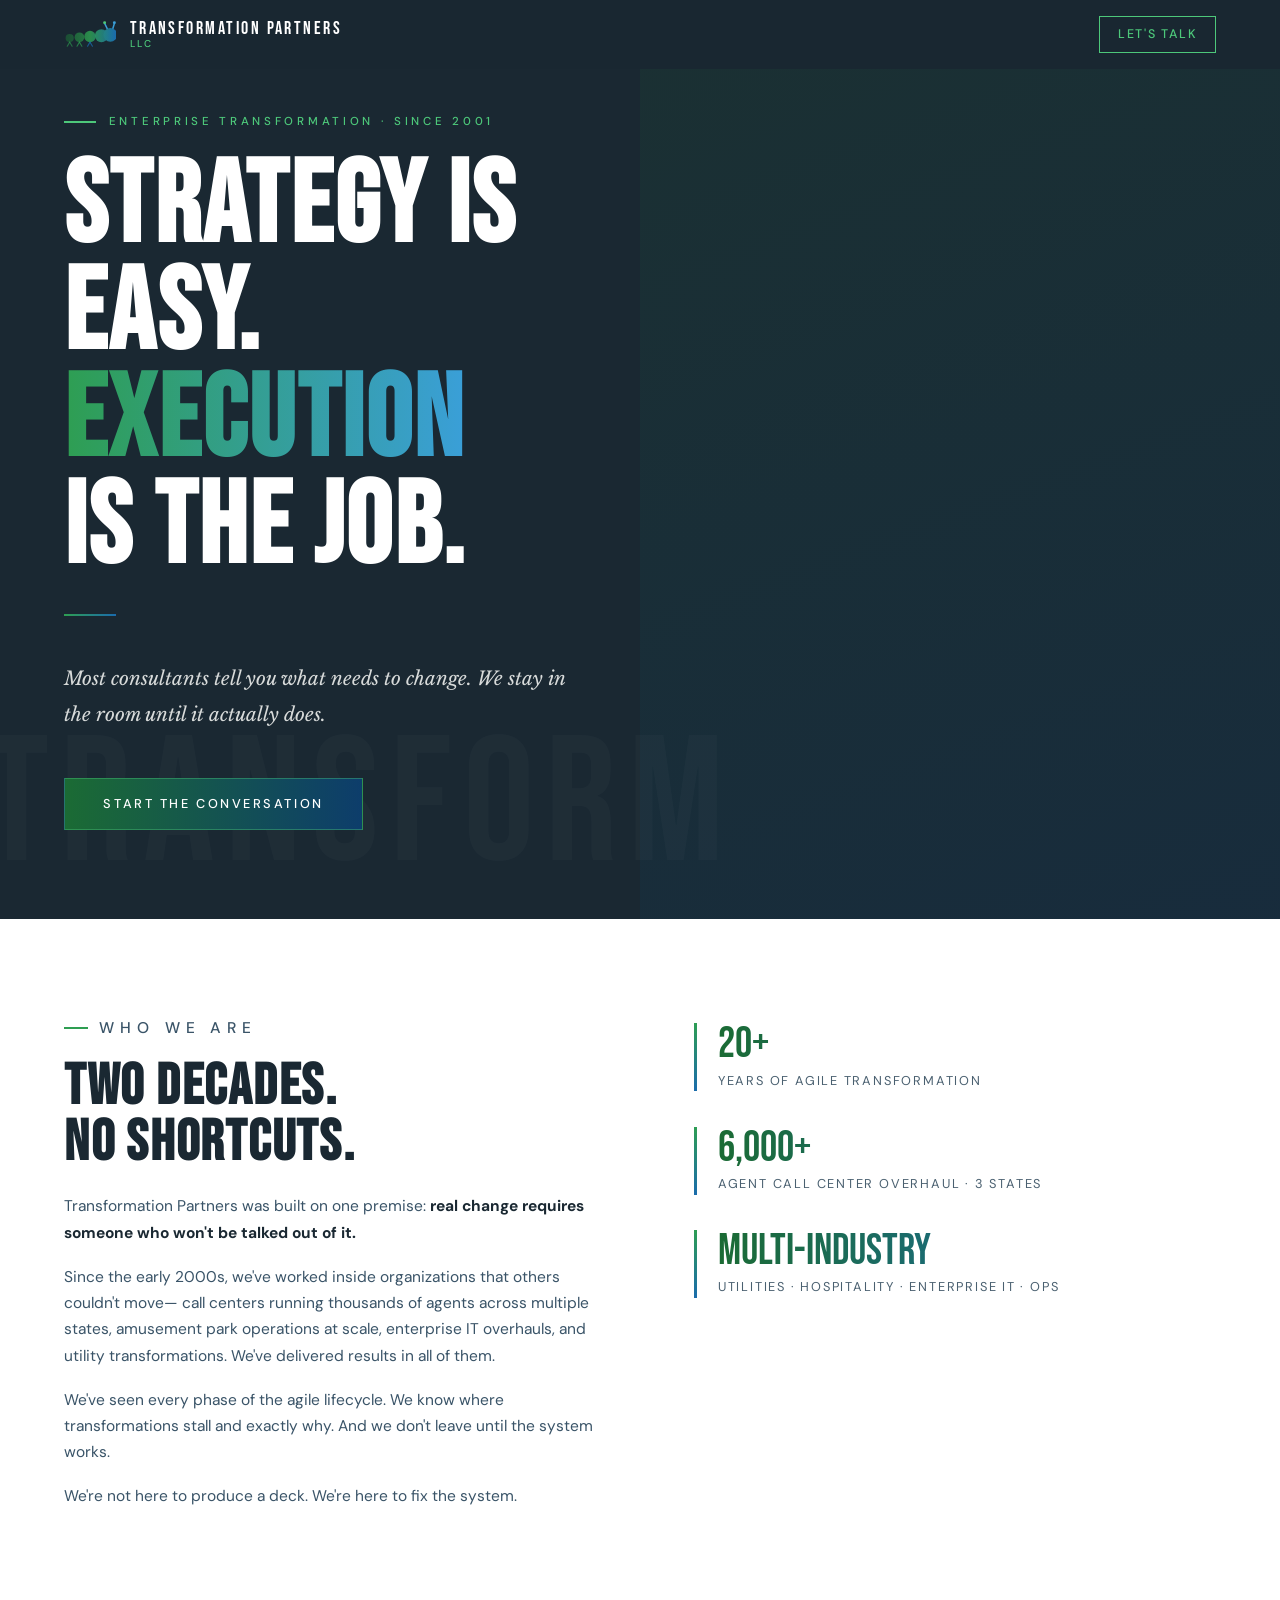
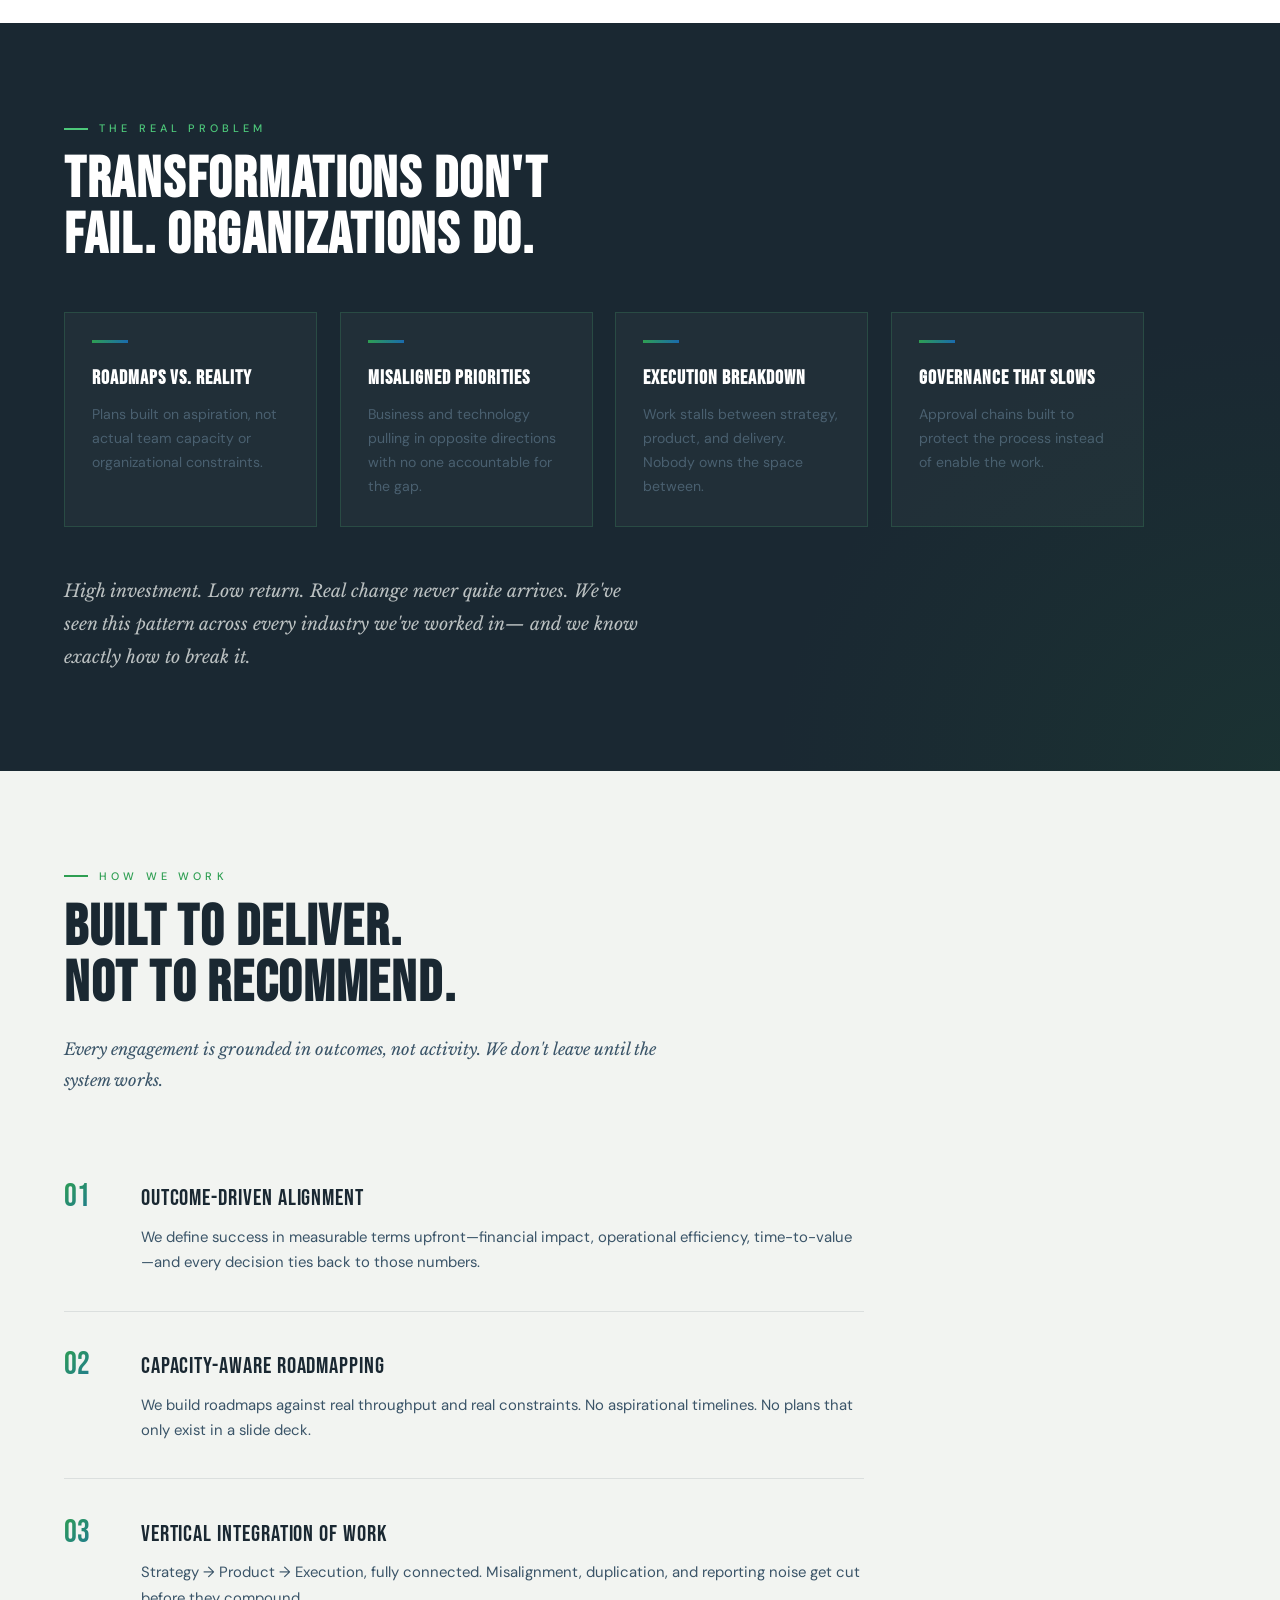
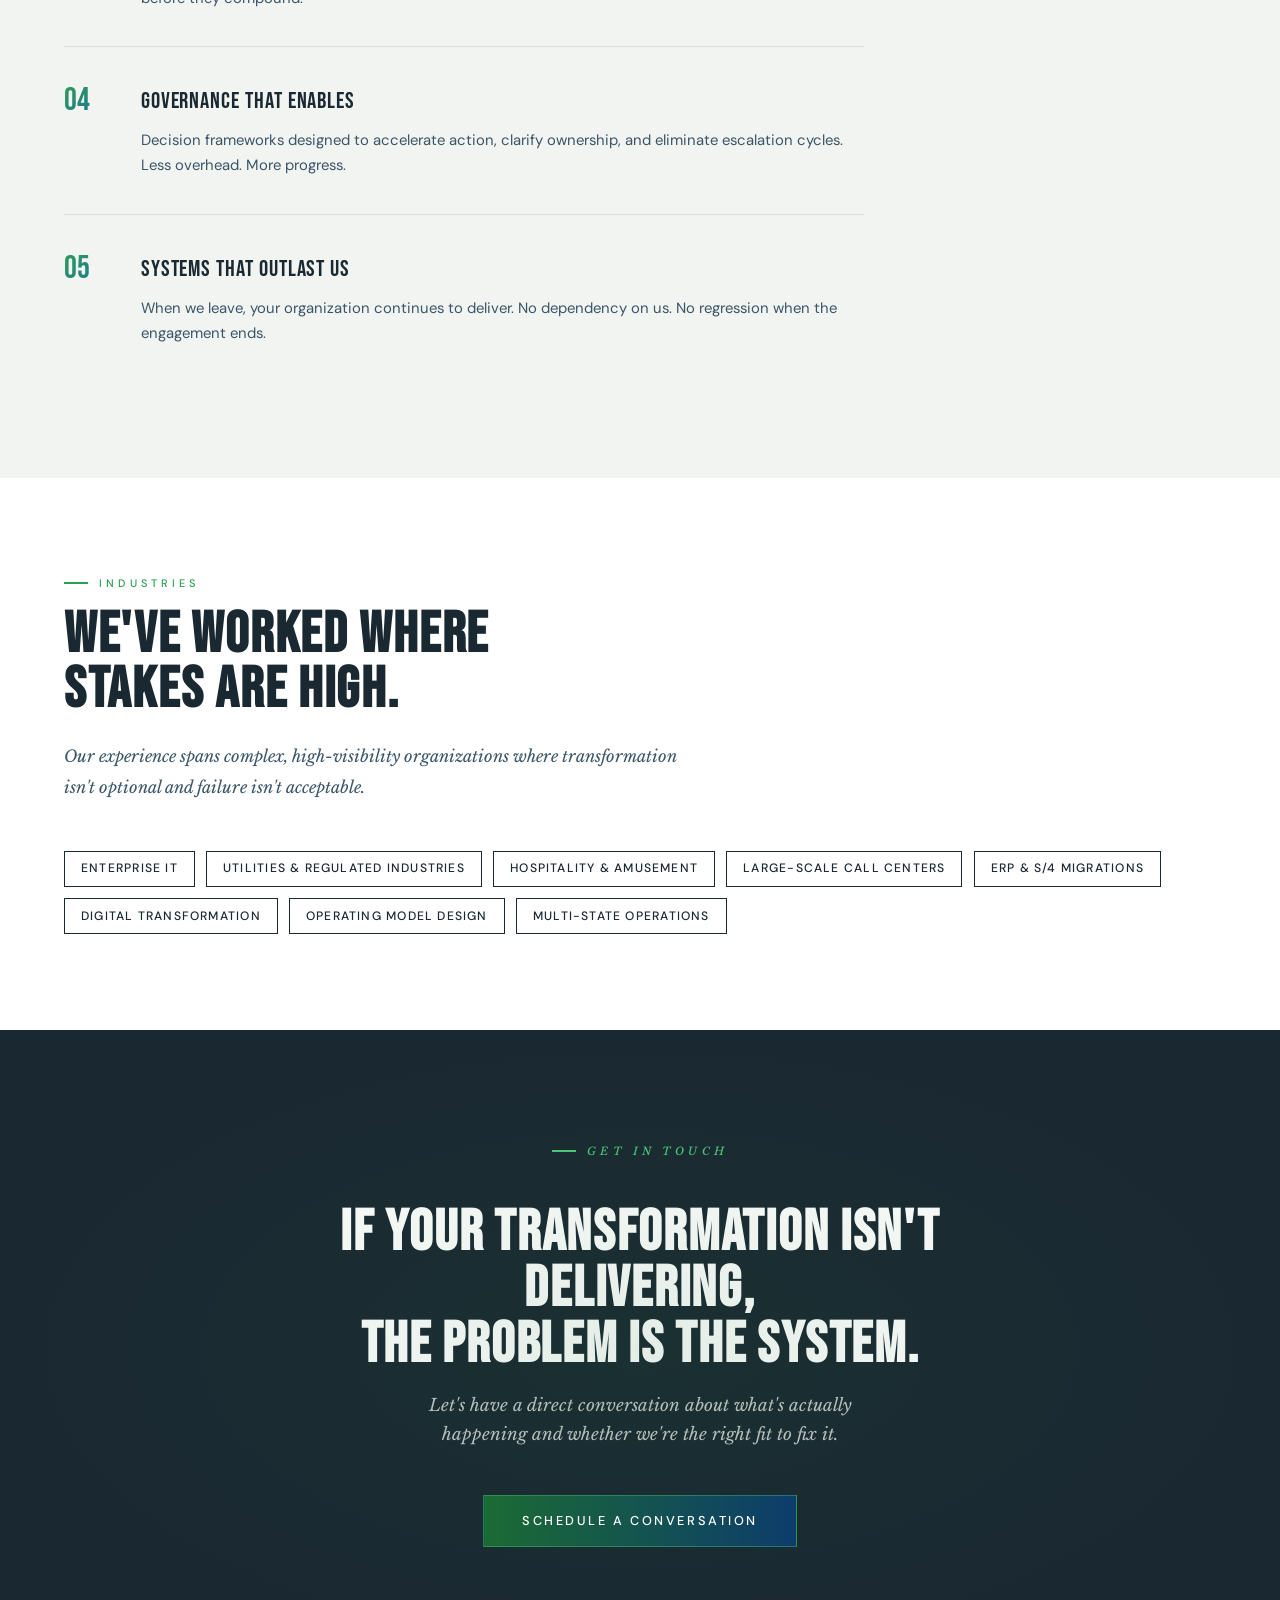
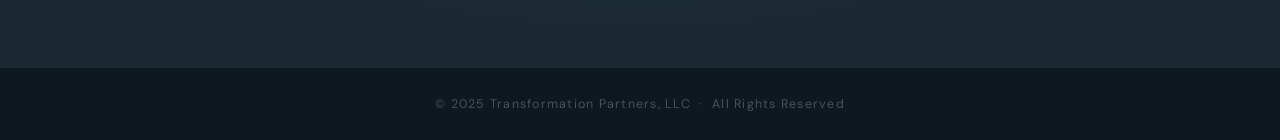
<file: transformation-partners-v2.html>
<!DOCTYPE html>
<html lang="en">
<head>
  <meta charset="UTF-8" />
  <meta name="viewport" content="width=device-width, initial-scale=1.0" />
  <title>Transformation Partners, LLC</title>
  <link rel="preconnect" href="https://fonts.googleapis.com">
  <link href="https://fonts.googleapis.com/css2?family=Bebas+Neue&family=Libre+Baskerville:ital,wght@0,400;0,700;1,400&family=DM+Sans:wght@300;400;500&display=swap" rel="stylesheet">

  <style>
    /* =============================================
       EASY EDIT VARIABLES
       ============================================= */
    :root {
      --dark:        #1A2832;
      --ink:         #1C2E3A;
      --steel:       #3A5468;   /* lightened for readability on white */
      --green-deep:  #1B6B34;
      --green-mid:   #2E9E52;
      --green-bright:#4DC87A;
      --blue-deep:   #0D3D6B;
      --blue-mid:    #1A6BAD;
      --blue-bright: #3A9FD8;
      --offwhite:    #F2F4F1;
      --muted:       #4A6070;   /* darkened so it's readable on light backgrounds */
      --white:       #FFFFFF;

      --font-display: 'Bebas Neue', sans-serif;
      --font-serif:   'Libre Baskerville', serif;
      --font-body:    'DM Sans', sans-serif;
    }

    *, *::before, *::after { box-sizing: border-box; margin: 0; padding: 0; }
    html { scroll-behavior: smooth; }
    body {
      background: var(--offwhite);
      color: var(--ink);
      font-family: var(--font-body);
      font-size: 17px;
      line-height: 1.7;
    }

    /* ── NAV ── */
    nav {
      position: fixed;
      top: 0; left: 0; right: 0;
      z-index: 100;
      display: flex;
      justify-content: space-between;
      align-items: center;
      padding: 1rem 5vw;
      background: rgba(26, 40, 50, 0.97);
      backdrop-filter: blur(8px);
    }

    .nav-logo {
      display: flex;
      align-items: center;
      gap: 0.85rem;
      text-decoration: none;
    }

    .nav-wordmark {
      font-family: var(--font-display);
      font-size: 1.1rem;
      letter-spacing: 0.14em;
      color: var(--white);
      line-height: 1.1;
    }

    .nav-wordmark span {
      display: block;
      color: var(--green-bright);
      font-size: 0.62rem;
      letter-spacing: 0.28em;
      font-family: var(--font-body);
      font-weight: 500;
      text-transform: uppercase;
    }

    nav a.nav-cta {
      font-size: 0.78rem;
      font-weight: 500;
      letter-spacing: 0.14em;
      text-transform: uppercase;
      color: var(--green-bright);
      text-decoration: none;
      border: 1.5px solid var(--green-bright);
      padding: 0.42rem 1.1rem;
      transition: all 0.2s ease;
    }
    nav a.nav-cta:hover {
      background: var(--green-bright);
      color: var(--dark);
    }

    /* ── CATERPILLAR LOGO MARK ──
       Geometric segmented body reading left-to-right,
       each segment slightly larger = growth/forward motion.
       Antennae up = awareness/intelligence.
       Corporate, not cute.
    ── */
    .logo-mark {
      width: 52px;
      height: 36px;
      flex-shrink: 0;
    }

    /* ── HERO ── */
    #hero {
      min-height: 100vh;
      background: var(--dark);
      display: flex;
      align-items: center;
      padding: 7rem 5vw 5rem;
      position: relative;
      overflow: hidden;
    }

    /* diagonal gradient slash */
    #hero::before {
      content: '';
      position: absolute;
      top: 0; right: 0;
      width: 50vw; height: 100%;
      background: linear-gradient(160deg, rgba(30,107,52,0.12) 0%, rgba(13,61,107,0.18) 100%);
      pointer-events: none;
    }

    /* faint watermark */
    #hero::after {
      content: 'TRANSFORM';
      position: absolute;
      bottom: -2.5rem; left: -1rem;
      font-family: var(--font-display);
      font-size: clamp(5rem, 14vw, 13rem);
      color: rgba(255,255,255,0.025);
      letter-spacing: 0.06em;
      white-space: nowrap;
      pointer-events: none;
      user-select: none;
    }

    .hero-inner {
      max-width: 860px;
      position: relative;
      z-index: 2;
    }

    .hero-eyebrow {
      font-size: 0.72rem;
      font-weight: 500;
      letter-spacing: 0.32em;
      text-transform: uppercase;
      color: var(--green-bright);
      margin-bottom: 1.4rem;
      display: flex;
      align-items: center;
      gap: 0.8rem;
    }
    .hero-eyebrow::before {
      content: '';
      display: inline-block;
      width: 32px; height: 2px;
      background: var(--green-bright);
    }

    h1 {
      font-family: var(--font-display);
      font-size: clamp(3.8rem, 9vw, 7.5rem);
      line-height: 0.93;
      letter-spacing: 0.02em;
      color: var(--white);
      margin-bottom: 2rem;
    }

    h1 .accent {
      background: linear-gradient(90deg, var(--green-mid), var(--blue-bright));
      -webkit-background-clip: text;
      -webkit-text-fill-color: transparent;
      background-clip: text;
    }

    .hero-sub {
      font-family: var(--font-serif);
      font-size: clamp(1rem, 1.5vw, 1.18rem);
      font-style: italic;
      color: rgba(242,244,241,0.88);
      max-width: 520px;
      margin-bottom: 2.8rem;
      line-height: 1.9;
    }

    .hero-rule {
      width: 52px; height: 2px;
      background: linear-gradient(90deg, var(--green-mid), var(--blue-mid));
      margin-bottom: 2.8rem;
    }

    .btn-primary {
      display: inline-block;
      background: linear-gradient(90deg, var(--green-deep), var(--blue-deep));
      color: var(--white);
      font-family: var(--font-body);
      font-weight: 500;
      font-size: 0.8rem;
      letter-spacing: 0.2em;
      text-transform: uppercase;
      text-decoration: none;
      padding: 0.9rem 2.4rem;
      border: 1px solid rgba(77,200,122,0.4);
      transition: all 0.25s ease;
      position: relative;
      overflow: hidden;
    }
    .btn-primary::after {
      content: '';
      position: absolute;
      inset: 0;
      background: linear-gradient(90deg, var(--green-mid), var(--blue-mid));
      opacity: 0;
      transition: opacity 0.25s ease;
    }
    .btn-primary:hover::after { opacity: 1; }
    .btn-primary span { position: relative; z-index: 1; }

    /* ── SECTIONS ── */
    section { padding: 6rem 5vw; }

    .section-label {
      font-size: 0.68rem;
      font-weight: 500;
      letter-spacing: 0.38em;
      text-transform: uppercase;
      color: var(--green-mid);
      margin-bottom: 0.9rem;
      display: flex;
      align-items: center;
      gap: 0.7rem;
    }
    .section-label::before {
      content: '';
      display: inline-block;
      width: 24px; height: 2px;
      background: var(--green-mid);
    }

    h2 {
      font-family: var(--font-display);
      font-size: clamp(2.4rem, 4.5vw, 3.8rem);
      line-height: 0.97;
      letter-spacing: 0.03em;
      color: var(--dark);
      margin-bottom: 1.4rem;
    }

    .section-intro {
      font-family: var(--font-serif);
      font-style: italic;
      font-size: 1.02rem;
      color: var(--steel);
      max-width: 620px;
      margin-bottom: 3rem;
      line-height: 1.9;
    }

    /* ── ABOUT ── */
    #about { background: var(--white); }

    .about-grid {
      display: grid;
      grid-template-columns: 1.1fr 0.9fr;
      gap: 5rem;
      align-items: start;
      max-width: 1080px;
    }
    @media (max-width: 720px) {
      .about-grid { grid-template-columns: 1fr; gap: 2.5rem; }
    }

    .about-text p {
      color: var(--steel);
      margin-bottom: 1.1rem;
      font-size: 0.97rem;
    }
    .about-text strong { color: var(--dark); }

    .stat-col { display: flex; flex-direction: column; gap: 2.2rem; margin-top: 0.5rem; }

    .stat-item {
      padding-left: 1.3rem;
      border-left: 3px solid;
      border-image: linear-gradient(180deg, var(--green-mid), var(--blue-mid)) 1;
    }

    .stat-num {
      font-family: var(--font-display);
      font-size: 2.7rem;
      line-height: 1;
      background: linear-gradient(90deg, var(--green-deep), var(--blue-mid));
      -webkit-background-clip: text;
      -webkit-text-fill-color: transparent;
      background-clip: text;
    }

    .stat-label {
      font-size: 0.8rem;
      color: var(--muted);
      text-transform: uppercase;
      letter-spacing: 0.14em;
      margin-top: 0.2rem;
    }

    /* ── PROBLEM ── */
    #problem {
      background: var(--dark);
      position: relative;
      overflow: hidden;
    }
    #problem::before {
      content: '';
      position: absolute;
      bottom: 0; right: 0;
      width: 40vw; height: 60%;
      background: radial-gradient(ellipse at bottom right, rgba(30,107,52,0.15), transparent 70%);
      pointer-events: none;
    }

    #problem h2 { color: var(--white); }
    #problem .section-label { color: var(--green-bright); }
    #problem .section-label::before { background: var(--green-bright); }

    .problem-grid {
      display: grid;
      grid-template-columns: repeat(auto-fit, minmax(240px, 1fr));
      gap: 1.4rem;
      max-width: 1080px;
      margin-top: 3rem;
    }

    .problem-card {
      border: 1px solid rgba(77,200,122,0.18);
      padding: 1.7rem;
      background: rgba(255,255,255,0.03);
      transition: border-color 0.2s ease, background 0.2s ease;
    }
    .problem-card:hover {
      border-color: rgba(77,200,122,0.45);
      background: rgba(77,200,122,0.05);
    }

    .problem-card .p-icon {
      width: 36px; height: 3px;
      background: linear-gradient(90deg, var(--green-mid), var(--blue-mid));
      margin-bottom: 1.1rem;
    }

    .problem-card h3 {
      font-family: var(--font-display);
      font-size: 1.25rem;
      letter-spacing: 0.05em;
      color: var(--white);
      margin-bottom: 0.5rem;
    }

    .problem-card p {
      font-size: 0.88rem;
      color: var(--muted);
      line-height: 1.7;
    }

    .problem-kicker {
      margin-top: 3rem;
      font-family: var(--font-serif);
      font-style: italic;
      font-size: 1.1rem;
      color: rgba(242,244,241,0.75);
      max-width: 580px;
      line-height: 1.9;
    }

    /* ── METHOD ── */
    #method { background: var(--offwhite); }

    .method-list {
      max-width: 800px;
      counter-reset: method;
    }

    .method-item {
      display: grid;
      grid-template-columns: 3.2rem 1fr;
      gap: 1.6rem;
      padding: 2.2rem 0;
      border-bottom: 1px solid rgba(26,40,50,0.1);
      align-items: start;
    }
    .method-item:last-child { border-bottom: none; }

    .method-num {
      font-family: var(--font-display);
      font-size: 2rem;
      line-height: 1;
      background: linear-gradient(135deg, var(--green-mid), var(--blue-mid));
      -webkit-background-clip: text;
      -webkit-text-fill-color: transparent;
      background-clip: text;
      padding-top: 0.15rem;
    }

    .method-title {
      font-family: var(--font-display);
      font-size: 1.45rem;
      letter-spacing: 0.04em;
      color: var(--dark);
      margin-bottom: 0.4rem;
    }

    .method-desc {
      color: var(--steel);
      font-size: 0.93rem;
    }

    /* ── INDUSTRIES ── */
    #industries { background: var(--white); }

    .industry-tags {
      display: flex;
      flex-wrap: wrap;
      gap: 0.7rem;
      margin-top: 2.5rem;
    }

    .tag {
      font-size: 0.76rem;
      font-weight: 500;
      letter-spacing: 0.1em;
      text-transform: uppercase;
      color: var(--dark);
      border: 1.5px solid var(--dark);
      padding: 0.42rem 1rem;
      transition: all 0.18s ease;
    }
    .tag:hover {
      background: var(--dark);
      color: var(--green-bright);
    }

    /* ── CTA ── */
    #contact {
      background: var(--dark);
      text-align: center;
      padding: 7rem 5vw;
      position: relative;
      overflow: hidden;
    }
    #contact::before {
      content: '';
      position: absolute;
      inset: 0;
      background: radial-gradient(ellipse at center, rgba(30,107,52,0.12) 0%, transparent 70%);
      pointer-events: none;
    }
    #contact h2 { color: var(--white); max-width: 680px; margin: 0 auto 1.2rem; }
    #contact .section-label { color: var(--green-bright); justify-content: center; }
    #contact .section-label::before { background: var(--green-bright); }
    #contact p {
      color: rgba(242,244,241,0.78);
      max-width: 480px;
      margin: 0 auto 2.8rem;
      font-style: italic;
      font-family: var(--font-serif);
    }

    /* ── FOOTER ── */
    footer {
      background: #0E181F;
      color: rgba(255,255,255,0.25);
      font-size: 0.78rem;
      text-align: center;
      padding: 1.6rem 5vw;
      letter-spacing: 0.1em;
    }

    /* ── MOBILE ── */
    @media (max-width: 600px) {
      nav { padding: 0.85rem 4vw; }
      .nav-wordmark { font-size: 0.9rem; }
      .logo-mark { width: 40px; height: 28px; }

      #hero { padding: 6rem 6vw 4rem; }
      h1 { font-size: 3.2rem; line-height: 0.96; }
      .hero-sub { font-size: 1rem; color: rgba(242,244,241,0.92); }

      section { padding: 4rem 6vw; }
      h2 { font-size: 2.2rem; }

      .about-text p { font-size: 1rem; color: #3A5468; }
      .stat-num { font-size: 2.2rem; }
      .stat-label { font-size: 0.82rem; color: #3A5468; }

      .problem-card p { font-size: 0.95rem; color: #8EB0C4; }
      .problem-card h3 { font-size: 1.2rem; }
      .problem-kicker { font-size: 1rem; }

      .method-desc { font-size: 0.97rem; color: #3A5468; }
      .method-title { font-size: 1.3rem; }
      .section-intro { font-size: 1rem; color: #3A5468; }

      .tag { font-size: 0.78rem; }

      #contact p { font-size: 1rem; }
    }

    /* ── SCROLL FADE ── */
    .fade-in {
      opacity: 0;
      transform: translateY(20px);
      transition: opacity 0.6s ease, transform 0.6s ease;
    }
    .fade-in.visible { opacity: 1; transform: none; }
  </style>
</head>
<body>

  <!-- ═══ NAV ═══ -->
  <nav>
    <a href="#hero" class="nav-logo">
      <!--
        CATERPILLAR LOGO MARK
        Geometric segmented body: 5 circles increasing in size left-to-right
        = forward momentum + growth through stages.
        Two antennae = precision, awareness.
        No cute eyes. Corporate and clean.
        Colors: green-to-blue gradient across segments.
      -->
      <svg class="logo-mark" viewBox="0 0 64 38" fill="none" xmlns="http://www.w3.org/2000/svg">
        <defs>
          <linearGradient id="seg-grad" x1="0" y1="0" x2="64" y2="0" gradientUnits="userSpaceOnUse">
            <stop offset="0%" stop-color="#1B6B34"/>
            <stop offset="50%" stop-color="#2E9E52"/>
            <stop offset="100%" stop-color="#1A6BAD"/>
          </linearGradient>
          <linearGradient id="antenna-grad" x1="0" y1="0" x2="0" y2="1" gradientUnits="userSpaceOnUse">
            <stop offset="0%" stop-color="#4DC87A"/>
            <stop offset="100%" stop-color="#3A9FD8"/>
          </linearGradient>
        </defs>

        <!-- Antennae from head (rightmost segment) -->
        <!-- Left antenna -->
        <line x1="55" y1="16" x2="50" y2="6" stroke="url(#antenna-grad)" stroke-width="1.8" stroke-linecap="round"/>
        <circle cx="50" cy="5" r="1.8" fill="#4DC87A"/>
        <!-- Right antenna -->
        <line x1="59" y1="16" x2="62" y2="6" stroke="url(#antenna-grad)" stroke-width="1.8" stroke-linecap="round"/>
        <circle cx="62" cy="5" r="1.8" fill="#3A9FD8"/>

        <!-- Segments: smallest on left (tail), largest on right (head) -->
        <!-- Seg 1 — tail, r=5 -->
        <circle cx="7"  cy="24" r="5"   fill="url(#seg-grad)" opacity="0.55"/>
        <!-- Seg 2 — r=6 -->
        <circle cx="19" cy="23" r="6"   fill="url(#seg-grad)" opacity="0.7"/>
        <!-- Seg 3 — r=7 -->
        <circle cx="32" cy="22" r="7"   fill="url(#seg-grad)" opacity="0.85"/>
        <!-- Seg 4 — r=8 -->
        <circle cx="46" cy="21" r="8"   fill="url(#seg-grad)" opacity="0.92"/>
        <!-- Seg 5 — head, r=9 -->
        <circle cx="57" cy="20" r="8.5" fill="url(#seg-grad)"/>

        <!-- Tiny legs (3 pairs, short dashes below body) -->
        <line x1="7"  y1="29" x2="4"  y2="34" stroke="#2E9E52" stroke-width="1.4" stroke-linecap="round" opacity="0.6"/>
        <line x1="7"  y1="29" x2="10" y2="34" stroke="#2E9E52" stroke-width="1.4" stroke-linecap="round" opacity="0.6"/>
        <line x1="19" y1="29" x2="16" y2="34" stroke="#2E9E52" stroke-width="1.4" stroke-linecap="round" opacity="0.7"/>
        <line x1="19" y1="29" x2="22" y2="34" stroke="#2E9E52" stroke-width="1.4" stroke-linecap="round" opacity="0.7"/>
        <line x1="32" y1="29" x2="29" y2="34" stroke="#1A6BAD" stroke-width="1.4" stroke-linecap="round" opacity="0.75"/>
        <line x1="32" y1="29" x2="35" y2="34" stroke="#1A6BAD" stroke-width="1.4" stroke-linecap="round" opacity="0.75"/>
      </svg>

      <div class="nav-wordmark">
        Transformation Partners
        <span>LLC</span>
      </div>
    </a>
    <a href="#contact" class="nav-cta">Let's Talk</a>
  </nav>


  <!-- ═══ HERO ═══ -->
  <section id="hero">
    <div class="hero-inner">
      <p class="hero-eyebrow">Enterprise Transformation · Since 2001</p>
      <h1>Strategy Is<br/>Easy.<br/><span class="accent">Execution</span><br/>Is the Job.</h1>
      <div class="hero-rule"></div>
      <p class="hero-sub">
        Most consultants tell you what needs to change.
        We stay in the room until it actually does.
      </p>
      <a href="#contact" class="btn-primary"><span>Start the Conversation</span></a>
    </div>
  </section>


  <!-- ═══ ABOUT ═══ -->
  <section id="about">
    <div class="about-grid fade-in">
      <div class="about-text">
        <p class="section-label">Who We Are</p>
        <h2>Two Decades.<br/>No Shortcuts.</h2>
        <p>
          Transformation Partners was built on one premise:
          <strong>real change requires someone who won't be talked out of it.</strong>
        </p>
        <p>
          Since the early 2000s, we've worked inside organizations that others couldn't move—
          call centers running thousands of agents across multiple states,
          amusement park operations at scale, enterprise IT overhauls, and utility transformations.
          We've delivered results in all of them.
        </p>
        <p>
          We've seen every phase of the agile lifecycle. We know where transformations stall
          and exactly why. And we don't leave until the system works.
        </p>
        <p>
          We're not here to produce a deck. We're here to fix the system.
        </p>
      </div>
      <div class="stat-col">
        <div class="stat-item">
          <div class="stat-num">20+</div>
          <div class="stat-label">Years of Agile Transformation</div>
        </div>
        <div class="stat-item">
          <div class="stat-num">6,000+</div>
          <div class="stat-label">Agent Call Center Overhaul · 3 States</div>
        </div>
        <div class="stat-item">
          <div class="stat-num">Multi-Industry</div>
          <div class="stat-label">Utilities · Hospitality · Enterprise IT · Ops</div>
        </div>
      </div>
    </div>
  </section>


  <!-- ═══ PROBLEM ═══ -->
  <section id="problem">
    <p class="section-label">The Real Problem</p>
    <h2>Transformations Don't<br/>Fail. Organizations Do.</h2>
    <div class="problem-grid fade-in">
      <div class="problem-card">
        <div class="p-icon"></div>
        <h3>Roadmaps vs. Reality</h3>
        <p>Plans built on aspiration, not actual team capacity or organizational constraints.</p>
      </div>
      <div class="problem-card">
        <div class="p-icon"></div>
        <h3>Misaligned Priorities</h3>
        <p>Business and technology pulling in opposite directions with no one accountable for the gap.</p>
      </div>
      <div class="problem-card">
        <div class="p-icon"></div>
        <h3>Execution Breakdown</h3>
        <p>Work stalls between strategy, product, and delivery. Nobody owns the space between.</p>
      </div>
      <div class="problem-card">
        <div class="p-icon"></div>
        <h3>Governance That Slows</h3>
        <p>Approval chains built to protect the process instead of enable the work.</p>
      </div>
    </div>
    <p class="problem-kicker fade-in">
      High investment. Low return. Real change never quite arrives.
      We've seen this pattern across every industry we've worked in—
      and we know exactly how to break it.
    </p>
  </section>


  <!-- ═══ METHOD ═══ -->
  <section id="method">
    <p class="section-label">How We Work</p>
    <h2>Built to Deliver.<br/>Not to Recommend.</h2>
    <p class="section-intro">
      Every engagement is grounded in outcomes, not activity.
      We don't leave until the system works.
    </p>
    <div class="method-list fade-in">
      <div class="method-item">
        <div class="method-num">01</div>
        <div>
          <div class="method-title">Outcome-Driven Alignment</div>
          <p class="method-desc">We define success in measurable terms upfront—financial impact, operational efficiency, time-to-value—and every decision ties back to those numbers.</p>
        </div>
      </div>
      <div class="method-item">
        <div class="method-num">02</div>
        <div>
          <div class="method-title">Capacity-Aware Roadmapping</div>
          <p class="method-desc">We build roadmaps against real throughput and real constraints. No aspirational timelines. No plans that only exist in a slide deck.</p>
        </div>
      </div>
      <div class="method-item">
        <div class="method-num">03</div>
        <div>
          <div class="method-title">Vertical Integration of Work</div>
          <p class="method-desc">Strategy → Product → Execution, fully connected. Misalignment, duplication, and reporting noise get cut before they compound.</p>
        </div>
      </div>
      <div class="method-item">
        <div class="method-num">04</div>
        <div>
          <div class="method-title">Governance That Enables</div>
          <p class="method-desc">Decision frameworks designed to accelerate action, clarify ownership, and eliminate escalation cycles. Less overhead. More progress.</p>
        </div>
      </div>
      <div class="method-item">
        <div class="method-num">05</div>
        <div>
          <div class="method-title">Systems That Outlast Us</div>
          <p class="method-desc">When we leave, your organization continues to deliver. No dependency on us. No regression when the engagement ends.</p>
        </div>
      </div>
    </div>
  </section>


  <!-- ═══ INDUSTRIES ═══ -->
  <section id="industries">
    <p class="section-label">Industries</p>
    <h2>We've Worked Where<br/>Stakes Are High.</h2>
    <p class="section-intro">
      Our experience spans complex, high-visibility organizations where transformation
      isn't optional and failure isn't acceptable.
    </p>
    <div class="industry-tags fade-in">
      <span class="tag">Enterprise IT</span>
      <span class="tag">Utilities &amp; Regulated Industries</span>
      <span class="tag">Hospitality &amp; Amusement</span>
      <span class="tag">Large-Scale Call Centers</span>
      <span class="tag">ERP &amp; S/4 Migrations</span>
      <span class="tag">Digital Transformation</span>
      <span class="tag">Operating Model Design</span>
      <span class="tag">Multi-State Operations</span>
    </div>
  </section>


  <!-- ═══ CTA ═══ -->
  <section id="contact">
    <p class="section-label">Get in Touch</p>
    <h2>If Your Transformation Isn't Delivering,<br/>the Problem Is the System.</h2>
    <p>
      Let's have a direct conversation about what's actually happening
      and whether we're the right fit to fix it.
    </p>
    <!-- ✏️ EDIT: Replace with his real email or Calendly link -->
    <a href="mailto:contact@transformationpartners.com" class="btn-primary">
      <span>Schedule a Conversation</span>
    </a>
  </section>


  <!-- ═══ FOOTER ═══ -->
  <footer>
    <!-- ✏️ EDIT: Update year / contact email -->
    &copy; 2025 Transformation Partners, LLC &nbsp;·&nbsp; All Rights Reserved
  </footer>


  <script>
    const observer = new IntersectionObserver((entries) => {
      entries.forEach(e => {
        if (e.isIntersecting) {
          e.target.classList.add('visible');
          observer.unobserve(e.target);
        }
      });
    }, { threshold: 0.1 });
    document.querySelectorAll('.fade-in').forEach(el => observer.observe(el));
  </script>

</body>
</html>
</file>
<file: assets/styles.css>
/* Transformation Partners, LLC — site styles */
:root{
  --navy:#0A1140; --navy-card:#141C57; --navy-deep:#060B29;
  --paper:#F4F5FB; --white:#FFFFFF;
  --magenta:#D96FD0; --violet:#9B7BEE; --blue:#6CC1F6;
  --magenta-ink:#9B2192; --violet-ink:#5B3BC4;
  --ink:#0A1140; --body:#3A4270; --on-dark:#C3C9E8; --muted-dark:#9AA3CE;
  --grad-bright:linear-gradient(100deg,#D96FD0 0%,#9B7BEE 50%,#6CC1F6 100%);
  --grad-deep:linear-gradient(100deg,#A81C9E 0%,#6039C9 55%,#1565C0 100%);
  --wrap:1120px;
}
*,*::before,*::after{box-sizing:border-box;margin:0;padding:0}
html{scroll-behavior:smooth;scroll-padding-top:96px;-webkit-text-size-adjust:100%}
body{background:var(--paper);color:var(--body);font-family:Inter,system-ui,-apple-system,"Segoe UI",sans-serif;font-size:17px;line-height:1.7;-webkit-font-smoothing:antialiased}
img{max-width:100%;display:block}
a:focus-visible{outline:3px solid var(--blue);outline-offset:3px;border-radius:2px}
.skip-link{position:absolute;left:1rem;top:-100px;z-index:200;background:var(--white);color:var(--ink);padding:.7rem 1.2rem;font-weight:600;font-size:.85rem;text-decoration:none;transition:top .15s}
.skip-link:focus{top:1rem}

/* Nav */
.brand{display:flex;align-items:center;gap:.7rem;text-decoration:none}
.brand-mark{width:44px;height:auto;flex-shrink:0}
.brand-name{display:block;font-family:Montserrat,sans-serif;font-weight:800;font-size:1.02rem;letter-spacing:.005em;color:var(--white);line-height:1.1;white-space:nowrap}
.brand-sub{display:block;font-family:Montserrat,sans-serif;font-weight:600;font-size:.6rem;letter-spacing:.28em;color:var(--magenta);line-height:1.5;white-space:nowrap}
nav{position:fixed;top:0;left:0;right:0;z-index:100;display:flex;justify-content:space-between;align-items:center;gap:1rem;padding:.85rem 5vw;background:rgba(10,17,64,.94);backdrop-filter:blur(10px);border-bottom:1px solid rgba(155,123,238,.18)}
.nav-links{display:flex;align-items:center;gap:1.6rem;margin-left:auto;margin-right:1.4rem}
.nav-links a{font-family:Inter,sans-serif;font-size:.78rem;font-weight:600;letter-spacing:.1em;text-transform:uppercase;color:var(--on-dark);text-decoration:none;padding:.35rem 0;border-bottom:2px solid transparent;transition:color .2s,border-color .2s;white-space:nowrap}
.nav-links a:hover{color:var(--white)}
.nav-links a[aria-current="page"]{color:var(--blue);border-bottom-color:var(--blue)}
.nav-cta{font-family:Inter,sans-serif;font-size:.76rem;font-weight:600;letter-spacing:.13em;text-transform:uppercase;color:var(--blue);text-decoration:none;border:1.5px solid rgba(108,193,246,.55);padding:.5rem 1.15rem;border-radius:3px;white-space:nowrap;transition:background-color .2s,color .2s,border-color .2s}
.nav-cta:hover{background:var(--blue);color:var(--navy);border-color:var(--blue)}
.nav-toggle{display:none;background:none;border:1.5px solid rgba(155,123,238,.45);border-radius:3px;padding:.45rem .6rem;cursor:pointer}
.nav-toggle span{display:block;width:20px;height:2px;background:var(--on-dark);margin:4px 0;transition:transform .2s,opacity .2s}
.nav-toggle[aria-expanded="true"] span:nth-child(1){transform:translateY(6px) rotate(45deg)}
.nav-toggle[aria-expanded="true"] span:nth-child(2){opacity:0}
.nav-toggle[aria-expanded="true"] span:nth-child(3){transform:translateY(-6px) rotate(-45deg)}

.btn{display:inline-block;background-image:var(--grad-deep);background-color:#6039C9;color:var(--white);font-family:Inter,sans-serif;font-weight:600;font-size:.82rem;letter-spacing:.14em;text-transform:uppercase;text-decoration:none;padding:1rem 2.3rem;border-radius:3px;border:0;cursor:pointer;box-shadow:0 8px 24px -10px rgba(96,57,201,.9);transition:transform .2s,box-shadow .2s,filter .2s}
.btn:hover{filter:brightness(1.12);transform:translateY(-2px);box-shadow:0 14px 30px -10px rgba(96,57,201,.95)}
.btn-ghost{display:inline-block;font-family:Inter,sans-serif;font-weight:600;font-size:.82rem;letter-spacing:.14em;text-transform:uppercase;text-decoration:none;color:var(--violet-ink);border:1.5px solid rgba(91,59,196,.45);padding:1rem 2.3rem;border-radius:3px;transition:background-color .2s,color .2s}
.btn-ghost:hover{background:var(--violet-ink);color:var(--white)}

.wave{position:absolute;left:0;right:0;bottom:0;width:100%;height:auto;pointer-events:none}
.wave-top{bottom:auto;top:0;transform:scaleY(-1)}

/* Hero */
#hero{position:relative;overflow:hidden;background:var(--navy);padding:9rem 5vw 7rem;display:flex;align-items:center}
.hero-glow{position:absolute;inset:0;pointer-events:none;background:radial-gradient(60% 70% at 78% 32%,rgba(123,92,224,.22) 0%,rgba(10,17,64,0) 70%),radial-gradient(50% 60% at 12% 88%,rgba(168,28,158,.16) 0%,rgba(10,17,64,0) 72%)}
.hero-phoenix{position:absolute;right:-4%;top:50%;transform:translateY(-50%);width:min(46vw,620px);opacity:.16;pointer-events:none;filter:saturate(1.2)}
.hero-inner{position:relative;z-index:2;max-width:var(--wrap);margin:0 auto;width:100%}
.hero-copy{max-width:900px}
.eyebrow{display:flex;align-items:center;gap:.8rem;font-size:.7rem;font-weight:600;letter-spacing:.3em;text-transform:uppercase;color:var(--blue);margin-bottom:1.5rem}
.eyebrow::before{content:"";width:34px;height:2px;background-image:var(--grad-bright);flex-shrink:0}
h1{font-family:Montserrat,sans-serif;font-weight:800;font-size:clamp(2.4rem,5.4vw,4.35rem);line-height:1.04;letter-spacing:-.02em;color:var(--white);margin-bottom:1.8rem}
.accent{color:var(--violet)}
@supports (background-clip:text) or (-webkit-background-clip:text){
  .accent{background-image:var(--grad-bright);-webkit-background-clip:text;background-clip:text;color:transparent}
}
.hero-rule{width:64px;height:3px;background-image:var(--grad-bright);margin-bottom:1.8rem}
.hero-sub{font-size:1.12rem;color:var(--on-dark);max-width:520px;margin-bottom:2.4rem;line-height:1.75}
.hero-tagline{display:flex;flex-wrap:wrap;align-items:center;gap:.55rem;margin-top:3.2rem;font-size:.78rem;font-weight:500;letter-spacing:.16em;text-transform:uppercase;color:var(--muted-dark)}
.hero-tagline .dot{width:5px;height:5px;border-radius:50%;background:var(--magenta);flex-shrink:0}

/* Sub-page hero */
.page-hero{position:relative;overflow:hidden;background:var(--navy);padding:8.5rem 5vw 4.5rem}
.page-hero .hero-inner{position:relative;z-index:2;max-width:var(--wrap);margin:0 auto}
.page-hero h1{font-size:clamp(2.1rem,4.2vw,3.4rem)}
.page-hero .hero-sub{max-width:640px;margin-bottom:1.8rem}

/* Sections */
section{padding:6.5rem 5vw;position:relative}
.wrap{max-width:var(--wrap);margin:0 auto}
.label{display:flex;align-items:center;gap:.7rem;font-size:.68rem;font-weight:600;letter-spacing:.32em;text-transform:uppercase;color:var(--magenta-ink);margin-bottom:1rem}
.label::before{content:"";width:26px;height:2px;background-image:var(--grad-deep);flex-shrink:0}
h2{font-family:Montserrat,sans-serif;font-weight:800;font-size:clamp(1.9rem,3.4vw,2.9rem);line-height:1.12;letter-spacing:-.02em;color:var(--ink);margin-bottom:1.3rem}
.intro{font-size:1.05rem;color:var(--body);max-width:620px;margin-bottom:3rem}

/* About (home) */
#about{background:var(--white)}
.about-grid{display:grid;grid-template-columns:1.15fr .85fr;gap:4.5rem;align-items:start}
.about-text p{margin-bottom:1.15rem}
.about-text strong{color:var(--ink);font-weight:600}
.stat-col{display:flex;flex-direction:column;gap:2rem}
.stat-item{padding-left:1.4rem;border-left:3px solid transparent;border-image:var(--grad-deep) 1}
.stat-num{font-family:Montserrat,sans-serif;font-weight:800;font-size:2.3rem;line-height:1.05;color:var(--ink);letter-spacing:-.02em}
.stat-label{font-size:.78rem;color:var(--body);text-transform:uppercase;letter-spacing:.11em;margin-top:.35rem;line-height:1.5}

/* Problem */
#problem{background:var(--navy);overflow:hidden;padding-bottom:9rem}
#problem h2{color:var(--white)}
#problem .label{color:var(--blue)}
#problem .label::before{background-image:var(--grad-bright)}
.problem-grid{display:grid;grid-template-columns:repeat(auto-fit,minmax(300px,1fr));gap:1.3rem;margin-top:2.8rem}
.problem-card{background:var(--navy-card);border:1px solid rgba(155,123,238,.2);border-radius:6px;padding:1.9rem 1.7rem;transition:border-color .22s,transform .22s}
.problem-card:hover{border-color:rgba(155,123,238,.55);transform:translateY(-3px)}
.p-bar{width:34px;height:3px;background-image:var(--grad-bright);margin-bottom:1.2rem;border-radius:2px}
.problem-card h3{font-family:Montserrat,sans-serif;font-weight:700;font-size:1.06rem;letter-spacing:-.01em;color:var(--white);margin-bottom:.55rem;line-height:1.3}
.problem-card p{font-size:.93rem;color:var(--on-dark);line-height:1.7}
.kicker{margin-top:3rem;font-size:1.1rem;color:var(--on-dark);max-width:620px;line-height:1.75}
.kicker em{color:var(--blue);font-style:normal;font-weight:500}

/* White paper teaser (problem section) */
.paper-teaser{margin-top:3.2rem;display:grid;grid-template-columns:220px 1fr;gap:2.2rem;align-items:center;background:var(--navy-card);border:1px solid rgba(155,123,238,.25);border-radius:8px;padding:2rem 2.2rem}
.paper-teaser img{border-radius:4px;box-shadow:0 16px 40px -14px rgba(0,0,0,.6)}
.paper-teaser h3{font-family:Montserrat,sans-serif;font-weight:700;font-size:1.25rem;color:var(--white);margin-bottom:.6rem}
.paper-teaser p{font-size:.95rem;color:var(--on-dark);margin-bottom:1.4rem;max-width:520px}
.paper-teaser .paper-eyebrow{font-size:.66rem;font-weight:600;letter-spacing:.3em;text-transform:uppercase;color:var(--magenta);margin-bottom:.7rem}

/* Method (home) — card grid */
#method{background:var(--paper)}
.method-grid{display:grid;grid-template-columns:repeat(auto-fit,minmax(300px,1fr));gap:1.3rem;margin-top:2.8rem}
.method-card{background:var(--white);border:1px solid rgba(10,17,64,.1);border-radius:6px;padding:1.9rem 1.7rem;transition:border-color .22s,transform .22s,box-shadow .22s}
.method-card:hover{border-color:rgba(91,59,196,.45);transform:translateY(-3px);box-shadow:0 14px 30px -18px rgba(10,17,64,.35)}
.method-num{font-family:Montserrat,sans-serif;font-weight:800;font-size:1.9rem;line-height:1;color:var(--violet-ink);margin-bottom:.9rem}
@supports (background-clip:text) or (-webkit-background-clip:text){
  .method-num{background-image:var(--grad-deep);-webkit-background-clip:text;background-clip:text;color:transparent}
}
.method-title{font-family:Montserrat,sans-serif;font-weight:700;font-size:1.14rem;color:var(--ink);margin-bottom:.4rem;letter-spacing:-.01em}
.method-desc{font-size:.97rem;color:var(--body)}

/* Figures / diagrams */
.figure{margin-top:3rem;background:var(--white);border:1px solid rgba(10,17,64,.1);border-radius:8px;padding:1.6rem;overflow-x:auto}
.figure img{margin:0 auto}
.figure figcaption{margin-top:1rem;font-size:.8rem;color:var(--body);text-transform:uppercase;letter-spacing:.12em;text-align:center}
.figure-dark{background:var(--navy-card);border-color:rgba(155,123,238,.25)}
.figure-dark figcaption{color:var(--on-dark)}

/* Industries */
#industries{background:var(--white)}
.tags{display:flex;flex-wrap:wrap;gap:.65rem;margin-top:2.2rem}
.tag{font-size:.75rem;font-weight:600;letter-spacing:.09em;text-transform:uppercase;color:var(--ink);border:1.5px solid rgba(10,17,64,.22);border-radius:3px;padding:.5rem 1.05rem;background:var(--paper)}

/* Contact */
#contact{background:var(--navy);text-align:center;padding:8rem 5vw;overflow:hidden}
.contact-glow{position:absolute;inset:0;pointer-events:none;background:radial-gradient(60% 70% at 50% 45%,rgba(123,92,224,.2) 0%,rgba(10,17,64,0) 70%)}
#contact .wrap{position:relative;z-index:1}
#contact .label{color:var(--blue);justify-content:center}
#contact .label::before{background-image:var(--grad-bright)}
#contact h2{color:var(--white);max-width:720px;margin:0 auto 1.2rem}
#contact .intro{color:var(--on-dark);max-width:520px;margin:0 auto 2.6rem}
.contact-phoenix{width:76px;margin:0 auto 1.8rem;opacity:.95}

/* Contact form */
.contact-form{max-width:640px;margin:0 auto;text-align:left;display:grid;grid-template-columns:1fr 1fr;gap:1.1rem}
.contact-form .full{grid-column:1 / -1}
.contact-form label{display:block;font-size:.72rem;font-weight:600;letter-spacing:.14em;text-transform:uppercase;color:var(--blue);margin-bottom:.45rem}
.contact-form input,.contact-form select,.contact-form textarea{width:100%;background:rgba(255,255,255,.06);border:1px solid rgba(155,123,238,.35);border-radius:4px;color:var(--white);font-family:inherit;font-size:.95rem;padding:.8rem 1rem;transition:border-color .2s,background-color .2s}
.contact-form input::placeholder,.contact-form textarea::placeholder{color:var(--muted-dark)}
.contact-form input:focus,.contact-form select:focus,.contact-form textarea:focus{outline:none;border-color:var(--blue);background:rgba(255,255,255,.09)}
.contact-form textarea{min-height:140px;resize:vertical}
.contact-form .form-actions{grid-column:1 / -1;text-align:center;margin-top:.6rem}
.contact-alt{margin-top:1.6rem;font-size:.85rem;color:var(--muted-dark)}
.contact-alt a{color:var(--blue);text-decoration:none}
.contact-alt a:hover{text-decoration:underline}

/* Footer */
footer{background:var(--navy-deep);padding:3rem 5vw 2.4rem}
.footer-inner{max-width:var(--wrap);margin:0 auto;display:flex;flex-wrap:wrap;gap:1.5rem 2.5rem;align-items:center;justify-content:space-between}
.footer-tagline{display:flex;flex-wrap:wrap;align-items:center;gap:.5rem;font-size:.72rem;font-weight:500;letter-spacing:.15em;text-transform:uppercase;color:var(--muted-dark)}
.footer-tagline .dot{width:4px;height:4px;border-radius:50%;background:var(--violet);flex-shrink:0}
.footer-nav{width:100%;display:flex;flex-wrap:wrap;gap:.4rem 1.8rem;margin-top:.6rem}
.footer-nav a{font-size:.76rem;font-weight:600;letter-spacing:.1em;text-transform:uppercase;color:var(--on-dark);text-decoration:none}
.footer-nav a:hover{color:var(--white)}
.footer-legal{width:100%;margin-top:2rem;padding-top:1.6rem;border-top:1px solid rgba(155,123,238,.15);font-size:.76rem;color:var(--muted-dark);letter-spacing:.04em}
.footer-legal a{color:var(--blue);text-decoration:none}
.footer-legal a:hover{text-decoration:underline}

/* Service pages */
.svc-section{background:var(--white)}
.svc-section.alt{background:var(--paper)}
.svc-grid{display:grid;grid-template-columns:repeat(auto-fit,minmax(300px,1fr));gap:1.3rem;margin-top:2.8rem}
h3.svc-h{font-family:Montserrat,sans-serif;font-weight:700;font-size:1.2rem;color:var(--ink);margin:2.4rem 0 .6rem;letter-spacing:-.01em}
.check-list{list-style:none;margin-top:1rem}
.check-list li{position:relative;padding-left:1.7rem;margin-bottom:.7rem;font-size:.97rem}
.check-list li::before{content:"";position:absolute;left:0;top:.52em;width:.75rem;height:.28rem;background-image:var(--grad-deep);border-radius:2px}
.step-row{display:grid;grid-template-columns:repeat(auto-fit,minmax(220px,1fr));gap:1.3rem;margin-top:2.8rem}
.cta-band{background:var(--navy);text-align:center;padding:6rem 5vw;position:relative;overflow:hidden}
.cta-band h2{color:var(--white);max-width:700px;margin:0 auto 1.1rem}
.cta-band p{color:var(--on-dark);max-width:540px;margin:0 auto 2.2rem}

/* Insights */
.resource-grid{display:grid;grid-template-columns:repeat(auto-fit,minmax(300px,1fr));gap:1.6rem;margin-top:2.8rem}
.resource-card{background:var(--white);border:1px solid rgba(10,17,64,.1);border-radius:8px;padding:2rem 1.9rem;display:flex;flex-direction:column;transition:border-color .22s,transform .22s,box-shadow .22s}
.resource-card:hover{border-color:rgba(91,59,196,.45);transform:translateY(-3px);box-shadow:0 14px 30px -18px rgba(10,17,64,.35)}
.resource-type{font-size:.66rem;font-weight:600;letter-spacing:.28em;text-transform:uppercase;color:var(--magenta-ink);margin-bottom:.9rem}
.resource-card h3{font-family:Montserrat,sans-serif;font-weight:700;font-size:1.2rem;color:var(--ink);margin-bottom:.55rem;line-height:1.3}
.resource-card p{font-size:.93rem;margin-bottom:1.5rem}
.resource-card .resource-cta{margin-top:auto}
.resource-cta a{font-size:.78rem;font-weight:600;letter-spacing:.13em;text-transform:uppercase;color:var(--violet-ink);text-decoration:none}
.resource-cta a:hover{text-decoration:underline}
.featured-paper{display:grid;grid-template-columns:300px 1fr;gap:3rem;align-items:center;margin-top:2.8rem;background:var(--white);border:1px solid rgba(10,17,64,.1);border-radius:8px;padding:2.4rem}
.featured-paper img{border-radius:4px;box-shadow:0 18px 44px -18px rgba(10,17,64,.45)}

/* About page */
.bio-grid{display:grid;grid-template-columns:300px 1fr;gap:4rem;align-items:start}
.bio-photo img{width:100%;height:auto;border-radius:8px;box-shadow:0 18px 44px -18px rgba(10,17,64,.45)}
.bio-creds{margin-top:1.4rem;font-size:.8rem;color:var(--body);text-transform:uppercase;letter-spacing:.12em;line-height:1.8}
.bio-text p{margin-bottom:1.15rem}
.bio-text strong{color:var(--ink);font-weight:600}
.highlight-list{list-style:none;margin-top:1.2rem}
.highlight-list li{position:relative;padding-left:1.7rem;margin-bottom:.65rem;font-size:.95rem}
.highlight-list li::before{content:"";position:absolute;left:0;top:.52em;width:.75rem;height:.28rem;background-image:var(--grad-deep);border-radius:2px}
.result-grid{display:grid;grid-template-columns:repeat(auto-fit,minmax(300px,1fr));gap:1.3rem;margin-top:2.8rem}

/* Reveal animation */
.js .reveal{opacity:0;transform:translateY(18px);transition:opacity .6s,transform .6s}
.js .reveal.visible{opacity:1;transform:none}

@media (max-width:1024px){
  .nav-links{gap:1.1rem;margin-right:.8rem}
}
@media (max-width:900px){
  .nav-toggle{display:block}
  .nav-links{display:none;position:absolute;top:100%;left:0;right:0;flex-direction:column;align-items:flex-start;gap:0;margin:0;padding:.4rem 5vw 1rem;background:rgba(10,17,64,.97);backdrop-filter:blur(10px);border-bottom:1px solid rgba(155,123,238,.25)}
  .nav-links.open{display:flex}
  .nav-links a{width:100%;padding:.85rem 0;border-bottom:1px solid rgba(155,123,238,.12)}
  .nav-links a[aria-current="page"]{border-bottom-color:rgba(155,123,238,.12)}
}
@media (max-width:860px){
  .about-grid,.bio-grid,.featured-paper{grid-template-columns:1fr;gap:2.8rem}
  .paper-teaser{grid-template-columns:1fr;padding:1.8rem}
  .paper-teaser img{max-width:220px}
  .hero-phoenix{opacity:.1;right:-18%;width:78vw}
}
@media (max-width:600px){
  body{font-size:16px}
  nav{padding:.7rem 5vw}
  .brand-mark{width:36px}
  .brand-name{font-size:.85rem}
  .brand-sub{font-size:.52rem;letter-spacing:.22em}
  .nav-cta{font-size:.68rem;padding:.45rem .85rem;letter-spacing:.1em}
  #hero{padding:7.5rem 6vw 5rem}
  section{padding:4.5rem 6vw}
  #problem{padding-bottom:7rem}
  #contact{padding:5.5rem 6vw}
  .hero-sub{font-size:1.05rem}
  .contact-form{grid-template-columns:1fr}
  .footer-inner{flex-direction:column;align-items:flex-start}
}
@media (prefers-reduced-motion:reduce){
  html{scroll-behavior:auto}
  .js .reveal{opacity:1!important;transform:none!important}
  *,*::before,*::after{animation-duration:.01ms!important;animation-iteration-count:1!important;transition-duration:.01ms!important;scroll-behavior:auto!important}
  .btn:hover,.problem-card:hover,.method-card:hover,.resource-card:hover{transform:none}
}

.contact-form select{appearance:none;-webkit-appearance:none;background-image:url("data:image/svg+xml,%3Csvg xmlns=%27http://www.w3.org/2000/svg%27 width=%2712%27 height=%278%27%3E%3Cpath d=%27M1 1l5 5 5-5%27 stroke=%27%239B7BEE%27 stroke-width=%272%27 fill=%27none%27/%3E%3C/svg%3E");background-repeat:no-repeat;background-position:right 1rem center}
.contact-form select option{color:var(--ink);background:var(--white)}
</file>
